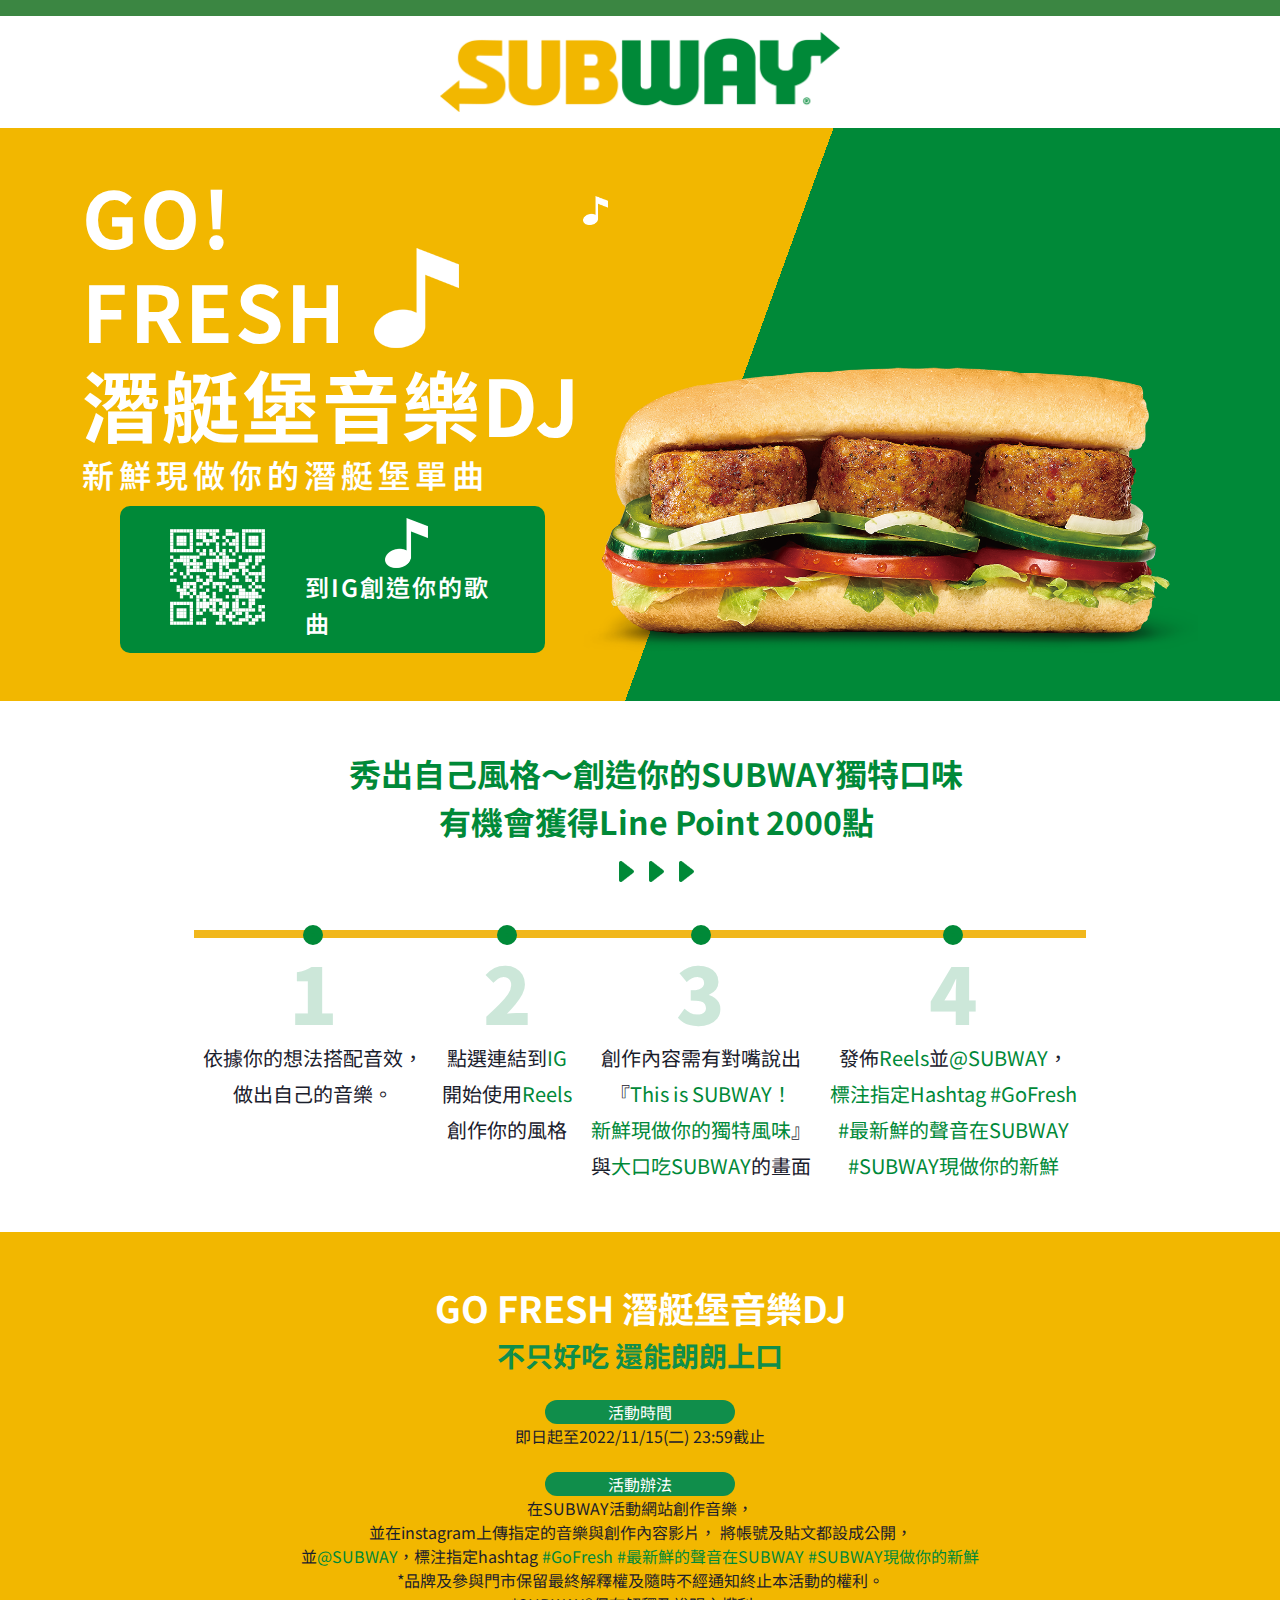
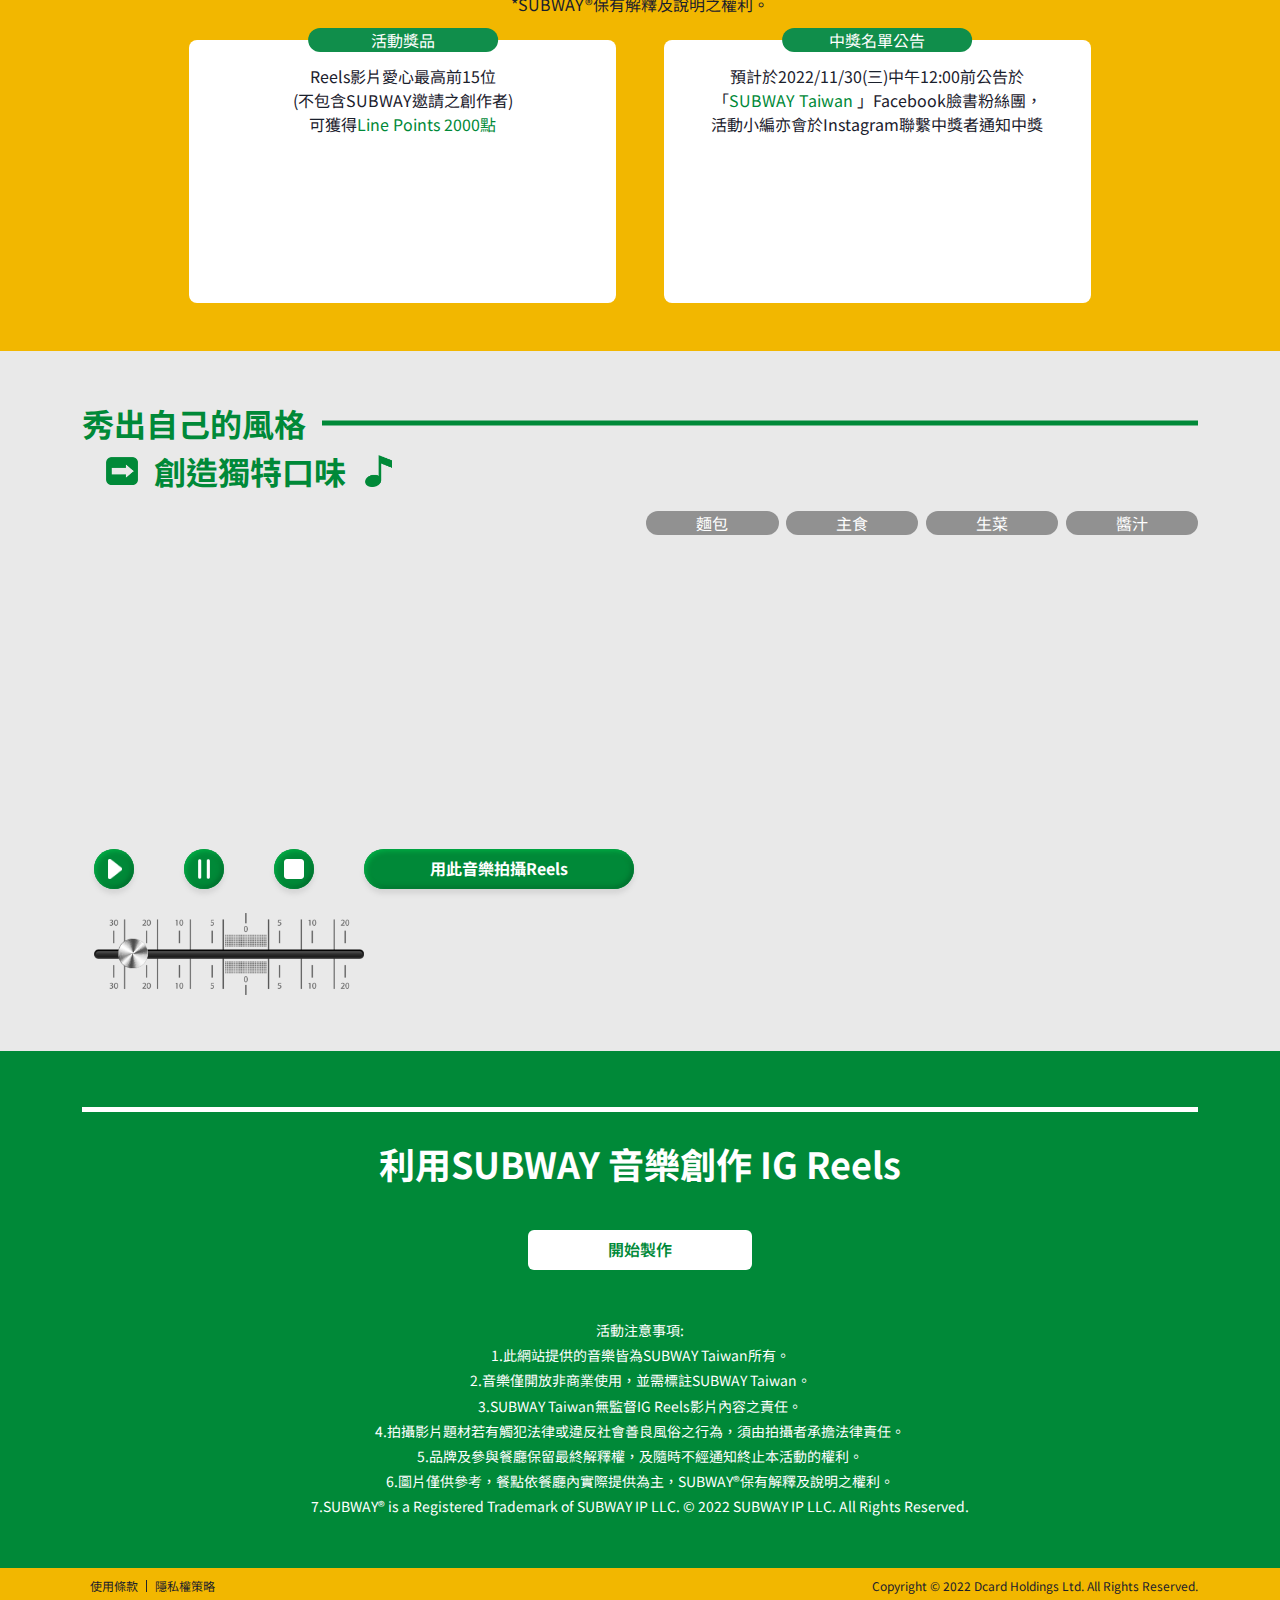
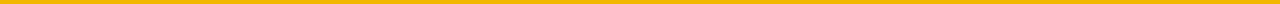
<file: index.html>
<!DOCTYPE html><html><head><meta charSet="utf-8"/><meta name="viewport" content="width=device-width"/><title>SUBWAY</title><meta name="description" content="SUBWAY"/><link rel="icon" href="img/favicon/Subway-favicon.png"/><meta name="next-head-count" content="5"/><link rel="preload" href="./_next/static/css/512c9f17981761d1.css" as="style"/><link rel="stylesheet" href="./_next/static/css/512c9f17981761d1.css" data-n-g=""/><noscript data-n-css=""></noscript><script defer="" nomodule="" src="./_next/static/chunks/polyfills-c67a75d1b6f99dc8.js"></script><script src="./_next/static/chunks/webpack-5dd829d20d57016a.js" defer=""></script><script src="./_next/static/chunks/framework-4556c45dd113b893.js" defer=""></script><script src="./_next/static/chunks/main-2815d9f526b40ac8.js" defer=""></script><script src="./_next/static/chunks/pages/_app-aaafcfba6b554943.js" defer=""></script><script src="./_next/static/chunks/616-4499d26c41da79cc.js" defer=""></script><script src="./_next/static/chunks/pages/index-17a0f2bc57983da1.js" defer=""></script><script src="./_next/static/WeLbYUwBO8DRg2WDuCaBw/_buildManifest.js" defer=""></script><script src="./_next/static/WeLbYUwBO8DRg2WDuCaBw/_ssgManifest.js" defer=""></script></head><body><div id="__next"><style data-emotion="css-global ysex0g">:host,:root,[data-theme]{--chakra-ring-inset:var(--chakra-empty,/*!*/ /*!*/);--chakra-ring-offset-width:0px;--chakra-ring-offset-color:#fff;--chakra-ring-color:rgba(66, 153, 225, 0.6);--chakra-ring-offset-shadow:0 0 #0000;--chakra-ring-shadow:0 0 #0000;--chakra-space-x-reverse:0;--chakra-space-y-reverse:0;--chakra-colors-transparent:transparent;--chakra-colors-current:currentColor;--chakra-colors-black:#000000;--chakra-colors-white:#FFFFFF;--chakra-colors-whiteAlpha-50:rgba(255, 255, 255, 0.04);--chakra-colors-whiteAlpha-100:rgba(255, 255, 255, 0.06);--chakra-colors-whiteAlpha-200:rgba(255, 255, 255, 0.08);--chakra-colors-whiteAlpha-300:rgba(255, 255, 255, 0.16);--chakra-colors-whiteAlpha-400:rgba(255, 255, 255, 0.24);--chakra-colors-whiteAlpha-500:rgba(255, 255, 255, 0.36);--chakra-colors-whiteAlpha-600:rgba(255, 255, 255, 0.48);--chakra-colors-whiteAlpha-700:rgba(255, 255, 255, 0.64);--chakra-colors-whiteAlpha-800:rgba(255, 255, 255, 0.80);--chakra-colors-whiteAlpha-900:rgba(255, 255, 255, 0.92);--chakra-colors-blackAlpha-50:rgba(0, 0, 0, 0.04);--chakra-colors-blackAlpha-100:rgba(0, 0, 0, 0.06);--chakra-colors-blackAlpha-200:rgba(0, 0, 0, 0.08);--chakra-colors-blackAlpha-300:rgba(0, 0, 0, 0.16);--chakra-colors-blackAlpha-400:rgba(0, 0, 0, 0.24);--chakra-colors-blackAlpha-500:rgba(0, 0, 0, 0.36);--chakra-colors-blackAlpha-600:rgba(0, 0, 0, 0.48);--chakra-colors-blackAlpha-700:rgba(0, 0, 0, 0.64);--chakra-colors-blackAlpha-800:rgba(0, 0, 0, 0.80);--chakra-colors-blackAlpha-900:rgba(0, 0, 0, 0.92);--chakra-colors-gray-50:#F7FAFC;--chakra-colors-gray-100:#EDF2F7;--chakra-colors-gray-200:#E2E8F0;--chakra-colors-gray-300:#CBD5E0;--chakra-colors-gray-400:#A0AEC0;--chakra-colors-gray-500:#718096;--chakra-colors-gray-600:#4A5568;--chakra-colors-gray-700:#2D3748;--chakra-colors-gray-800:#1A202C;--chakra-colors-gray-900:#171923;--chakra-colors-red-50:#FFF5F5;--chakra-colors-red-100:#FED7D7;--chakra-colors-red-200:#FEB2B2;--chakra-colors-red-300:#FC8181;--chakra-colors-red-400:#F56565;--chakra-colors-red-500:#E53E3E;--chakra-colors-red-600:#C53030;--chakra-colors-red-700:#9B2C2C;--chakra-colors-red-800:#822727;--chakra-colors-red-900:#63171B;--chakra-colors-orange-50:#FFFAF0;--chakra-colors-orange-100:#FEEBC8;--chakra-colors-orange-200:#FBD38D;--chakra-colors-orange-300:#F6AD55;--chakra-colors-orange-400:#ED8936;--chakra-colors-orange-500:#DD6B20;--chakra-colors-orange-600:#C05621;--chakra-colors-orange-700:#9C4221;--chakra-colors-orange-800:#7B341E;--chakra-colors-orange-900:#652B19;--chakra-colors-yellow-50:#FFFFF0;--chakra-colors-yellow-100:#FEFCBF;--chakra-colors-yellow-200:#FAF089;--chakra-colors-yellow-300:#F6E05E;--chakra-colors-yellow-400:#ECC94B;--chakra-colors-yellow-500:#D69E2E;--chakra-colors-yellow-600:#B7791F;--chakra-colors-yellow-700:#975A16;--chakra-colors-yellow-800:#744210;--chakra-colors-yellow-900:#5F370E;--chakra-colors-green-50:#F0FFF4;--chakra-colors-green-100:#C6F6D5;--chakra-colors-green-200:#9AE6B4;--chakra-colors-green-300:#68D391;--chakra-colors-green-400:#48BB78;--chakra-colors-green-500:#38A169;--chakra-colors-green-600:#2F855A;--chakra-colors-green-700:#276749;--chakra-colors-green-800:#22543D;--chakra-colors-green-900:#1C4532;--chakra-colors-teal-50:#E6FFFA;--chakra-colors-teal-100:#B2F5EA;--chakra-colors-teal-200:#81E6D9;--chakra-colors-teal-300:#4FD1C5;--chakra-colors-teal-400:#38B2AC;--chakra-colors-teal-500:#319795;--chakra-colors-teal-600:#2C7A7B;--chakra-colors-teal-700:#285E61;--chakra-colors-teal-800:#234E52;--chakra-colors-teal-900:#1D4044;--chakra-colors-blue-50:#ebf8ff;--chakra-colors-blue-100:#bee3f8;--chakra-colors-blue-200:#90cdf4;--chakra-colors-blue-300:#63b3ed;--chakra-colors-blue-400:#4299e1;--chakra-colors-blue-500:#3182ce;--chakra-colors-blue-600:#2b6cb0;--chakra-colors-blue-700:#2c5282;--chakra-colors-blue-800:#2a4365;--chakra-colors-blue-900:#1A365D;--chakra-colors-cyan-50:#EDFDFD;--chakra-colors-cyan-100:#C4F1F9;--chakra-colors-cyan-200:#9DECF9;--chakra-colors-cyan-300:#76E4F7;--chakra-colors-cyan-400:#0BC5EA;--chakra-colors-cyan-500:#00B5D8;--chakra-colors-cyan-600:#00A3C4;--chakra-colors-cyan-700:#0987A0;--chakra-colors-cyan-800:#086F83;--chakra-colors-cyan-900:#065666;--chakra-colors-purple-50:#FAF5FF;--chakra-colors-purple-100:#E9D8FD;--chakra-colors-purple-200:#D6BCFA;--chakra-colors-purple-300:#B794F4;--chakra-colors-purple-400:#9F7AEA;--chakra-colors-purple-500:#805AD5;--chakra-colors-purple-600:#6B46C1;--chakra-colors-purple-700:#553C9A;--chakra-colors-purple-800:#44337A;--chakra-colors-purple-900:#322659;--chakra-colors-pink-50:#FFF5F7;--chakra-colors-pink-100:#FED7E2;--chakra-colors-pink-200:#FBB6CE;--chakra-colors-pink-300:#F687B3;--chakra-colors-pink-400:#ED64A6;--chakra-colors-pink-500:#D53F8C;--chakra-colors-pink-600:#B83280;--chakra-colors-pink-700:#97266D;--chakra-colors-pink-800:#702459;--chakra-colors-pink-900:#521B41;--chakra-colors-linkedin-50:#E8F4F9;--chakra-colors-linkedin-100:#CFEDFB;--chakra-colors-linkedin-200:#9BDAF3;--chakra-colors-linkedin-300:#68C7EC;--chakra-colors-linkedin-400:#34B3E4;--chakra-colors-linkedin-500:#00A0DC;--chakra-colors-linkedin-600:#008CC9;--chakra-colors-linkedin-700:#0077B5;--chakra-colors-linkedin-800:#005E93;--chakra-colors-linkedin-900:#004471;--chakra-colors-facebook-50:#E8F4F9;--chakra-colors-facebook-100:#D9DEE9;--chakra-colors-facebook-200:#B7C2DA;--chakra-colors-facebook-300:#6482C0;--chakra-colors-facebook-400:#4267B2;--chakra-colors-facebook-500:#385898;--chakra-colors-facebook-600:#314E89;--chakra-colors-facebook-700:#29487D;--chakra-colors-facebook-800:#223B67;--chakra-colors-facebook-900:#1E355B;--chakra-colors-messenger-50:#D0E6FF;--chakra-colors-messenger-100:#B9DAFF;--chakra-colors-messenger-200:#A2CDFF;--chakra-colors-messenger-300:#7AB8FF;--chakra-colors-messenger-400:#2E90FF;--chakra-colors-messenger-500:#0078FF;--chakra-colors-messenger-600:#0063D1;--chakra-colors-messenger-700:#0052AC;--chakra-colors-messenger-800:#003C7E;--chakra-colors-messenger-900:#002C5C;--chakra-colors-whatsapp-50:#dffeec;--chakra-colors-whatsapp-100:#b9f5d0;--chakra-colors-whatsapp-200:#90edb3;--chakra-colors-whatsapp-300:#65e495;--chakra-colors-whatsapp-400:#3cdd78;--chakra-colors-whatsapp-500:#22c35e;--chakra-colors-whatsapp-600:#179848;--chakra-colors-whatsapp-700:#0c6c33;--chakra-colors-whatsapp-800:#01421c;--chakra-colors-whatsapp-900:#001803;--chakra-colors-twitter-50:#E5F4FD;--chakra-colors-twitter-100:#C8E9FB;--chakra-colors-twitter-200:#A8DCFA;--chakra-colors-twitter-300:#83CDF7;--chakra-colors-twitter-400:#57BBF5;--chakra-colors-twitter-500:#1DA1F2;--chakra-colors-twitter-600:#1A94DA;--chakra-colors-twitter-700:#1681BF;--chakra-colors-twitter-800:#136B9E;--chakra-colors-twitter-900:#0D4D71;--chakra-colors-telegram-50:#E3F2F9;--chakra-colors-telegram-100:#C5E4F3;--chakra-colors-telegram-200:#A2D4EC;--chakra-colors-telegram-300:#7AC1E4;--chakra-colors-telegram-400:#47A9DA;--chakra-colors-telegram-500:#0088CC;--chakra-colors-telegram-600:#007AB8;--chakra-colors-telegram-700:#006BA1;--chakra-colors-telegram-800:#005885;--chakra-colors-telegram-900:#003F5E;--chakra-borders-none:0;--chakra-borders-1px:1px solid;--chakra-borders-2px:2px solid;--chakra-borders-4px:4px solid;--chakra-borders-8px:8px solid;--chakra-fonts-heading:-apple-system,BlinkMacSystemFont,"Segoe UI",Helvetica,Arial,sans-serif,"Apple Color Emoji","Segoe UI Emoji","Segoe UI Symbol";--chakra-fonts-body:-apple-system,BlinkMacSystemFont,"Segoe UI",Helvetica,Arial,sans-serif,"Apple Color Emoji","Segoe UI Emoji","Segoe UI Symbol";--chakra-fonts-mono:SFMono-Regular,Menlo,Monaco,Consolas,"Liberation Mono","Courier New",monospace;--chakra-fontSizes-xs:0.75rem;--chakra-fontSizes-sm:0.875rem;--chakra-fontSizes-md:1rem;--chakra-fontSizes-lg:1.125rem;--chakra-fontSizes-xl:1.25rem;--chakra-fontSizes-2xl:1.5rem;--chakra-fontSizes-3xl:1.875rem;--chakra-fontSizes-4xl:2.25rem;--chakra-fontSizes-5xl:3rem;--chakra-fontSizes-6xl:3.75rem;--chakra-fontSizes-7xl:4.5rem;--chakra-fontSizes-8xl:6rem;--chakra-fontSizes-9xl:8rem;--chakra-fontWeights-hairline:100;--chakra-fontWeights-thin:200;--chakra-fontWeights-light:300;--chakra-fontWeights-normal:400;--chakra-fontWeights-medium:500;--chakra-fontWeights-semibold:600;--chakra-fontWeights-bold:700;--chakra-fontWeights-extrabold:800;--chakra-fontWeights-black:900;--chakra-letterSpacings-tighter:-0.05em;--chakra-letterSpacings-tight:-0.025em;--chakra-letterSpacings-normal:0;--chakra-letterSpacings-wide:0.025em;--chakra-letterSpacings-wider:0.05em;--chakra-letterSpacings-widest:0.1em;--chakra-lineHeights-3:.75rem;--chakra-lineHeights-4:1rem;--chakra-lineHeights-5:1.25rem;--chakra-lineHeights-6:1.5rem;--chakra-lineHeights-7:1.75rem;--chakra-lineHeights-8:2rem;--chakra-lineHeights-9:2.25rem;--chakra-lineHeights-10:2.5rem;--chakra-lineHeights-normal:normal;--chakra-lineHeights-none:1;--chakra-lineHeights-shorter:1.25;--chakra-lineHeights-short:1.375;--chakra-lineHeights-base:1.5;--chakra-lineHeights-tall:1.625;--chakra-lineHeights-taller:2;--chakra-radii-none:0;--chakra-radii-sm:0.125rem;--chakra-radii-base:0.25rem;--chakra-radii-md:0.375rem;--chakra-radii-lg:0.5rem;--chakra-radii-xl:0.75rem;--chakra-radii-2xl:1rem;--chakra-radii-3xl:1.5rem;--chakra-radii-full:9999px;--chakra-space-1:0.25rem;--chakra-space-2:0.5rem;--chakra-space-3:0.75rem;--chakra-space-4:1rem;--chakra-space-5:1.25rem;--chakra-space-6:1.5rem;--chakra-space-7:1.75rem;--chakra-space-8:2rem;--chakra-space-9:2.25rem;--chakra-space-10:2.5rem;--chakra-space-12:3rem;--chakra-space-14:3.5rem;--chakra-space-16:4rem;--chakra-space-20:5rem;--chakra-space-24:6rem;--chakra-space-28:7rem;--chakra-space-32:8rem;--chakra-space-36:9rem;--chakra-space-40:10rem;--chakra-space-44:11rem;--chakra-space-48:12rem;--chakra-space-52:13rem;--chakra-space-56:14rem;--chakra-space-60:15rem;--chakra-space-64:16rem;--chakra-space-72:18rem;--chakra-space-80:20rem;--chakra-space-96:24rem;--chakra-space-px:1px;--chakra-space-0-5:0.125rem;--chakra-space-1-5:0.375rem;--chakra-space-2-5:0.625rem;--chakra-space-3-5:0.875rem;--chakra-shadows-xs:0 0 0 1px rgba(0, 0, 0, 0.05);--chakra-shadows-sm:0 1px 2px 0 rgba(0, 0, 0, 0.05);--chakra-shadows-base:0 1px 3px 0 rgba(0, 0, 0, 0.1),0 1px 2px 0 rgba(0, 0, 0, 0.06);--chakra-shadows-md:0 4px 6px -1px rgba(0, 0, 0, 0.1),0 2px 4px -1px rgba(0, 0, 0, 0.06);--chakra-shadows-lg:0 10px 15px -3px rgba(0, 0, 0, 0.1),0 4px 6px -2px rgba(0, 0, 0, 0.05);--chakra-shadows-xl:0 20px 25px -5px rgba(0, 0, 0, 0.1),0 10px 10px -5px rgba(0, 0, 0, 0.04);--chakra-shadows-2xl:0 25px 50px -12px rgba(0, 0, 0, 0.25);--chakra-shadows-outline:0 0 0 3px rgba(66, 153, 225, 0.6);--chakra-shadows-inner:inset 0 2px 4px 0 rgba(0,0,0,0.06);--chakra-shadows-none:none;--chakra-shadows-dark-lg:rgba(0, 0, 0, 0.1) 0px 0px 0px 1px,rgba(0, 0, 0, 0.2) 0px 5px 10px,rgba(0, 0, 0, 0.4) 0px 15px 40px;--chakra-sizes-1:0.25rem;--chakra-sizes-2:0.5rem;--chakra-sizes-3:0.75rem;--chakra-sizes-4:1rem;--chakra-sizes-5:1.25rem;--chakra-sizes-6:1.5rem;--chakra-sizes-7:1.75rem;--chakra-sizes-8:2rem;--chakra-sizes-9:2.25rem;--chakra-sizes-10:2.5rem;--chakra-sizes-12:3rem;--chakra-sizes-14:3.5rem;--chakra-sizes-16:4rem;--chakra-sizes-20:5rem;--chakra-sizes-24:6rem;--chakra-sizes-28:7rem;--chakra-sizes-32:8rem;--chakra-sizes-36:9rem;--chakra-sizes-40:10rem;--chakra-sizes-44:11rem;--chakra-sizes-48:12rem;--chakra-sizes-52:13rem;--chakra-sizes-56:14rem;--chakra-sizes-60:15rem;--chakra-sizes-64:16rem;--chakra-sizes-72:18rem;--chakra-sizes-80:20rem;--chakra-sizes-96:24rem;--chakra-sizes-px:1px;--chakra-sizes-0-5:0.125rem;--chakra-sizes-1-5:0.375rem;--chakra-sizes-2-5:0.625rem;--chakra-sizes-3-5:0.875rem;--chakra-sizes-max:max-content;--chakra-sizes-min:min-content;--chakra-sizes-full:100%;--chakra-sizes-3xs:14rem;--chakra-sizes-2xs:16rem;--chakra-sizes-xs:20rem;--chakra-sizes-sm:24rem;--chakra-sizes-md:28rem;--chakra-sizes-lg:32rem;--chakra-sizes-xl:36rem;--chakra-sizes-2xl:42rem;--chakra-sizes-3xl:48rem;--chakra-sizes-4xl:56rem;--chakra-sizes-5xl:64rem;--chakra-sizes-6xl:72rem;--chakra-sizes-7xl:80rem;--chakra-sizes-8xl:90rem;--chakra-sizes-container-sm:640px;--chakra-sizes-container-md:768px;--chakra-sizes-container-lg:1024px;--chakra-sizes-container-xl:1280px;--chakra-zIndices-hide:-1;--chakra-zIndices-auto:auto;--chakra-zIndices-base:0;--chakra-zIndices-docked:10;--chakra-zIndices-dropdown:1000;--chakra-zIndices-sticky:1100;--chakra-zIndices-banner:1200;--chakra-zIndices-overlay:1300;--chakra-zIndices-modal:1400;--chakra-zIndices-popover:1500;--chakra-zIndices-skipLink:1600;--chakra-zIndices-toast:1700;--chakra-zIndices-tooltip:1800;--chakra-transition-property-common:background-color,border-color,color,fill,stroke,opacity,box-shadow,transform;--chakra-transition-property-colors:background-color,border-color,color,fill,stroke;--chakra-transition-property-dimensions:width,height;--chakra-transition-property-position:left,right,top,bottom;--chakra-transition-property-background:background-color,background-image,background-position;--chakra-transition-easing-ease-in:cubic-bezier(0.4, 0, 1, 1);--chakra-transition-easing-ease-out:cubic-bezier(0, 0, 0.2, 1);--chakra-transition-easing-ease-in-out:cubic-bezier(0.4, 0, 0.2, 1);--chakra-transition-duration-ultra-fast:50ms;--chakra-transition-duration-faster:100ms;--chakra-transition-duration-fast:150ms;--chakra-transition-duration-normal:200ms;--chakra-transition-duration-slow:300ms;--chakra-transition-duration-slower:400ms;--chakra-transition-duration-ultra-slow:500ms;--chakra-blur-none:0;--chakra-blur-sm:4px;--chakra-blur-base:8px;--chakra-blur-md:12px;--chakra-blur-lg:16px;--chakra-blur-xl:24px;--chakra-blur-2xl:40px;--chakra-blur-3xl:64px;}.chakra-ui-light :host:not([data-theme]),.chakra-ui-light :root:not([data-theme]),.chakra-ui-light [data-theme]:not([data-theme]),[data-theme=light] :host:not([data-theme]),[data-theme=light] :root:not([data-theme]),[data-theme=light] [data-theme]:not([data-theme]),:host[data-theme=light],:root[data-theme=light],[data-theme][data-theme=light]{--chakra-colors-chakra-body-text:var(--chakra-colors-gray-800);--chakra-colors-chakra-body-bg:var(--chakra-colors-white);--chakra-colors-chakra-border-color:var(--chakra-colors-gray-200);--chakra-colors-chakra-placeholder-color:var(--chakra-colors-gray-500);}.chakra-ui-dark :host:not([data-theme]),.chakra-ui-dark :root:not([data-theme]),.chakra-ui-dark [data-theme]:not([data-theme]),[data-theme=dark] :host:not([data-theme]),[data-theme=dark] :root:not([data-theme]),[data-theme=dark] [data-theme]:not([data-theme]),:host[data-theme=dark],:root[data-theme=dark],[data-theme][data-theme=dark]{--chakra-colors-chakra-body-text:var(--chakra-colors-whiteAlpha-900);--chakra-colors-chakra-body-bg:var(--chakra-colors-gray-800);--chakra-colors-chakra-border-color:var(--chakra-colors-whiteAlpha-300);--chakra-colors-chakra-placeholder-color:var(--chakra-colors-whiteAlpha-400);}</style><style data-emotion="css-global 1orvvh0">html{line-height:1.5;-webkit-text-size-adjust:100%;font-family:system-ui,sans-serif;-webkit-font-smoothing:antialiased;text-rendering:optimizeLegibility;-moz-osx-font-smoothing:grayscale;touch-action:manipulation;}body{position:relative;min-height:100%;font-feature-settings:'kern';}*,*::before,*::after{border-width:0;border-style:solid;box-sizing:border-box;}main{display:block;}hr{border-top-width:1px;box-sizing:content-box;height:0;overflow:visible;}pre,code,kbd,samp{font-family:SFMono-Regular,Menlo,Monaco,Consolas,monospace;font-size:1em;}a{background-color:transparent;color:inherit;-webkit-text-decoration:inherit;text-decoration:inherit;}abbr[title]{border-bottom:none;-webkit-text-decoration:underline;text-decoration:underline;-webkit-text-decoration:underline dotted;-webkit-text-decoration:underline dotted;text-decoration:underline dotted;}b,strong{font-weight:bold;}small{font-size:80%;}sub,sup{font-size:75%;line-height:0;position:relative;vertical-align:baseline;}sub{bottom:-0.25em;}sup{top:-0.5em;}img{border-style:none;}button,input,optgroup,select,textarea{font-family:inherit;font-size:100%;line-height:1.15;margin:0;}button,input{overflow:visible;}button,select{text-transform:none;}button::-moz-focus-inner,[type="button"]::-moz-focus-inner,[type="reset"]::-moz-focus-inner,[type="submit"]::-moz-focus-inner{border-style:none;padding:0;}fieldset{padding:0.35em 0.75em 0.625em;}legend{box-sizing:border-box;color:inherit;display:table;max-width:100%;padding:0;white-space:normal;}progress{vertical-align:baseline;}textarea{overflow:auto;}[type="checkbox"],[type="radio"]{box-sizing:border-box;padding:0;}[type="number"]::-webkit-inner-spin-button,[type="number"]::-webkit-outer-spin-button{-webkit-appearance:none!important;}input[type="number"]{-moz-appearance:textfield;}[type="search"]{-webkit-appearance:textfield;outline-offset:-2px;}[type="search"]::-webkit-search-decoration{-webkit-appearance:none!important;}::-webkit-file-upload-button{-webkit-appearance:button;font:inherit;}details{display:block;}summary{display:-webkit-box;display:-webkit-list-item;display:-ms-list-itembox;display:list-item;}template{display:none;}[hidden]{display:none!important;}body,blockquote,dl,dd,h1,h2,h3,h4,h5,h6,hr,figure,p,pre{margin:0;}button{background:transparent;padding:0;}fieldset{margin:0;padding:0;}ol,ul{margin:0;padding:0;}textarea{resize:vertical;}button,[role="button"]{cursor:pointer;}button::-moz-focus-inner{border:0!important;}table{border-collapse:collapse;}h1,h2,h3,h4,h5,h6{font-size:inherit;font-weight:inherit;}button,input,optgroup,select,textarea{padding:0;line-height:inherit;color:inherit;}img,svg,video,canvas,audio,iframe,embed,object{display:block;}img,video{max-width:100%;height:auto;}[data-js-focus-visible] :focus:not([data-focus-visible-added]):not([data-focus-visible-disabled]){outline:none;box-shadow:none;}select::-ms-expand{display:none;}</style><style data-emotion="css-global 1wxmm51">body{font-family:var(--chakra-fonts-body);color:var(--chakra-colors-chakra-body-text);background:var(--chakra-colors-chakra-body-bg);transition-property:background-color;transition-duration:var(--chakra-transition-duration-normal);line-height:var(--chakra-lineHeights-base);}*::-webkit-input-placeholder{color:var(--chakra-colors-chakra-placeholder-color);}*::-moz-placeholder{color:var(--chakra-colors-chakra-placeholder-color);}*:-ms-input-placeholder{color:var(--chakra-colors-chakra-placeholder-color);}*::placeholder{color:var(--chakra-colors-chakra-placeholder-color);}*,*::before,::after{border-color:var(--chakra-colors-chakra-border-color);word-wrap:break-word;}</style><div class="overflow-hidden"><div class="topLogo"><div class="topDeco py-2"></div><div class="bg-white"><div class="container-xl d-flex justify-content-center align-items-center py-3"><span style="box-sizing:border-box;display:inline-block;overflow:hidden;width:initial;height:initial;background:none;opacity:1;border:0;margin:0;padding:0;position:relative;max-width:100%"><span style="box-sizing:border-box;display:block;width:initial;height:initial;background:none;opacity:1;border:0;margin:0;padding:0;max-width:100%"><img style="display:block;max-width:100%;width:initial;height:initial;background:none;opacity:1;border:0;margin:0;padding:0" alt="" aria-hidden="true" src="data:image/svg+xml,%3csvg%20xmlns=%27http://www.w3.org/2000/svg%27%20version=%271.1%27%20width=%27400%27%20height=%2780%27/%3e"/></span><img alt="Subway" draggable="false" src="[data-uri]" decoding="async" data-nimg="intrinsic" style="position:absolute;top:0;left:0;bottom:0;right:0;box-sizing:border-box;padding:0;border:none;margin:auto;display:block;width:0;height:0;min-width:100%;max-width:100%;min-height:100%;max-height:100%"/><noscript><img alt="Subway" draggable="false" src="./_next/static/media/logo.6863c36a.png" decoding="async" data-nimg="intrinsic" style="position:absolute;top:0;left:0;bottom:0;right:0;box-sizing:border-box;padding:0;border:none;margin:auto;display:block;width:0;height:0;min-width:100%;max-width:100%;min-height:100%;max-height:100%" loading="lazy"/></noscript></span></div></div></div><div class="goFresh "><div class="container-xl container-subway d-flex py-5"><div class="textPart d-flex flex-column d-md-block"><p class="go textLarge text-white mb-3">GO!</p><p class="fresh textLarge text-white mb-3">FRESH</p><div class="burgerPart d-flex d-xl-none align-items-center justify-content-end mb-3"><div class="md-burgerImg"><span style="box-sizing:border-box;display:inline-block;overflow:hidden;width:initial;height:initial;background:none;opacity:1;border:0;margin:0;padding:0;position:relative;max-width:100%"><span style="box-sizing:border-box;display:block;width:initial;height:initial;background:none;opacity:1;border:0;margin:0;padding:0;max-width:100%"><img style="display:block;max-width:100%;width:initial;height:initial;background:none;opacity:1;border:0;margin:0;padding:0" alt="" aria-hidden="true" src="data:image/svg+xml,%3csvg%20xmlns=%27http://www.w3.org/2000/svg%27%20version=%271.1%27%20width=%271181%27%20height=%27548%27/%3e"/></span><img draggable="false" src="[data-uri]" decoding="async" data-nimg="intrinsic" style="position:absolute;top:0;left:0;bottom:0;right:0;box-sizing:border-box;padding:0;border:none;margin:auto;display:block;width:0;height:0;min-width:100%;max-width:100%;min-height:100%;max-height:100%"/><noscript><img draggable="false" src="./_next/static/media/burger.a615f31c.png" decoding="async" data-nimg="intrinsic" style="position:absolute;top:0;left:0;bottom:0;right:0;box-sizing:border-box;padding:0;border:none;margin:auto;display:block;width:0;height:0;min-width:100%;max-width:100%;min-height:100%;max-height:100%" loading="lazy"/></noscript></span></div></div><p class="textLarge text-white text-end text-xl-start mb-2">潛艇堡音樂DJ</p><p class="textMiddle text-white text-end text-xl-start mb-2">新鮮現做你的潛艇堡單曲</p><div class="d-none d-xl-flex justify-content-xl-center"><div class="qrCodePart d-none d-xl-flex justify-content-xl-evenly" style="width:85%"><div style="width:30%"><span style="box-sizing:border-box;display:inline-block;overflow:hidden;width:initial;height:initial;background:none;opacity:1;border:0;margin:0;padding:0;position:relative;max-width:100%"><span style="box-sizing:border-box;display:block;width:initial;height:initial;background:none;opacity:1;border:0;margin:0;padding:0;max-width:100%"><img style="display:block;max-width:100%;width:initial;height:initial;background:none;opacity:1;border:0;margin:0;padding:0" alt="" aria-hidden="true" src="data:image/svg+xml,%3csvg%20xmlns=%27http://www.w3.org/2000/svg%27%20version=%271.1%27%20width=%27370%27%20height=%27370%27/%3e"/></span><img draggable="false" src="[data-uri]" decoding="async" data-nimg="intrinsic" style="position:absolute;top:0;left:0;bottom:0;right:0;box-sizing:border-box;padding:0;border:none;margin:auto;display:block;width:0;height:0;min-width:100%;max-width:100%;min-height:100%;max-height:100%"/><noscript><img draggable="false" src="./_next/static/media/QR.e89aa7d7.svg" decoding="async" data-nimg="intrinsic" style="position:absolute;top:0;left:0;bottom:0;right:0;box-sizing:border-box;padding:0;border:none;margin:auto;display:block;width:0;height:0;min-width:100%;max-width:100%;min-height:100%;max-height:100%" loading="lazy"/></noscript></span></div><div class="d-flex flex-column align-items-center justify-content-evenly" style="width:50%"><span style="box-sizing:border-box;display:inline-block;overflow:hidden;width:42.5px;height:50px;background:none;opacity:1;border:0;margin:0;padding:0;position:relative"><img draggable="false" src="[data-uri]" decoding="async" data-nimg="fixed" style="position:absolute;top:0;left:0;bottom:0;right:0;box-sizing:border-box;padding:0;border:none;margin:auto;display:block;width:0;height:0;min-width:100%;max-width:100%;min-height:100%;max-height:100%"/><noscript><img draggable="false" src="./_next/static/media/note.93bca944.png" decoding="async" data-nimg="fixed" style="position:absolute;top:0;left:0;bottom:0;right:0;box-sizing:border-box;padding:0;border:none;margin:auto;display:block;width:0;height:0;min-width:100%;max-width:100%;min-height:100%;max-height:100%" loading="lazy"/></noscript></span><p class="textSmall text-white">到IG創造你的歌曲</p></div></div></div></div><div class="burgerPart d-none d-xl-flex flex-column align-items-center justify-content-end"><span style="box-sizing:border-box;display:inline-block;overflow:hidden;width:initial;height:initial;background:none;opacity:1;border:0;margin:0;padding:0;position:relative;max-width:100%"><span style="box-sizing:border-box;display:block;width:initial;height:initial;background:none;opacity:1;border:0;margin:0;padding:0;max-width:100%"><img style="display:block;max-width:100%;width:initial;height:initial;background:none;opacity:1;border:0;margin:0;padding:0" alt="" aria-hidden="true" src="data:image/svg+xml,%3csvg%20xmlns=%27http://www.w3.org/2000/svg%27%20version=%271.1%27%20width=%271181%27%20height=%27548%27/%3e"/></span><img draggable="false" src="[data-uri]" decoding="async" data-nimg="intrinsic" style="position:absolute;top:0;left:0;bottom:0;right:0;box-sizing:border-box;padding:0;border:none;margin:auto;display:block;width:0;height:0;min-width:100%;max-width:100%;min-height:100%;max-height:100%"/><noscript><img draggable="false" src="./_next/static/media/burger.a615f31c.png" decoding="async" data-nimg="intrinsic" style="position:absolute;top:0;left:0;bottom:0;right:0;box-sizing:border-box;padding:0;border:none;margin:auto;display:block;width:0;height:0;min-width:100%;max-width:100%;min-height:100%;max-height:100%" loading="lazy"/></noscript></span></div></div></div><div class="step container-xl container-subway bg-white"><div class="stepLine d-flex flex-column align-items-xl-center py-5"><div class="stepTitle textMiddle text-xl-center ps-5 me-3"><p>秀出自己風格～創造你的SUBWAY獨特口味 </p><p>有機會獲得Line Point 2000點</p></div><div class="triGroup d-flex justify-content-start justify-content-xl-center mt-3 ms-5 me-3"><span style="box-sizing:border-box;display:inline-block;overflow:hidden;width:initial;height:initial;background:none;opacity:1;border:0;margin:0;padding:0;position:relative;max-width:100%"><span style="box-sizing:border-box;display:block;width:initial;height:initial;background:none;opacity:1;border:0;margin:0;padding:0;max-width:100%"><img style="display:block;max-width:100%;width:initial;height:initial;background:none;opacity:1;border:0;margin:0;padding:0" alt="" aria-hidden="true" src="data:image/svg+xml,%3csvg%20xmlns=%27http://www.w3.org/2000/svg%27%20version=%271.1%27%20width=%2715%27%20height=%2721%27/%3e"/></span><img draggable="false" src="[data-uri]" decoding="async" data-nimg="intrinsic" style="position:absolute;top:0;left:0;bottom:0;right:0;box-sizing:border-box;padding:0;border:none;margin:auto;display:block;width:0;height:0;min-width:100%;max-width:100%;min-height:100%;max-height:100%"/><noscript><img draggable="false" src="./_next/static/media/triangle.d71ecf7c.png" decoding="async" data-nimg="intrinsic" style="position:absolute;top:0;left:0;bottom:0;right:0;box-sizing:border-box;padding:0;border:none;margin:auto;display:block;width:0;height:0;min-width:100%;max-width:100%;min-height:100%;max-height:100%" loading="lazy"/></noscript></span><span style="box-sizing:border-box;display:inline-block;overflow:hidden;width:initial;height:initial;background:none;opacity:1;border:0;margin:0;padding:0;position:relative;max-width:100%"><span style="box-sizing:border-box;display:block;width:initial;height:initial;background:none;opacity:1;border:0;margin:0;padding:0;max-width:100%"><img style="display:block;max-width:100%;width:initial;height:initial;background:none;opacity:1;border:0;margin:0;padding:0" alt="" aria-hidden="true" src="data:image/svg+xml,%3csvg%20xmlns=%27http://www.w3.org/2000/svg%27%20version=%271.1%27%20width=%2715%27%20height=%2721%27/%3e"/></span><img hidden="" draggable="false" src="[data-uri]" decoding="async" data-nimg="intrinsic" style="position:absolute;top:0;left:0;bottom:0;right:0;box-sizing:border-box;padding:0;border:none;margin:auto;display:block;width:0;height:0;min-width:100%;max-width:100%;min-height:100%;max-height:100%"/><noscript><img hidden="" draggable="false" src="./_next/static/media/triangle.d71ecf7c.png" decoding="async" data-nimg="intrinsic" style="position:absolute;top:0;left:0;bottom:0;right:0;box-sizing:border-box;padding:0;border:none;margin:auto;display:block;width:0;height:0;min-width:100%;max-width:100%;min-height:100%;max-height:100%" loading="lazy"/></noscript></span><span style="box-sizing:border-box;display:inline-block;overflow:hidden;width:initial;height:initial;background:none;opacity:1;border:0;margin:0;padding:0;position:relative;max-width:100%"><span style="box-sizing:border-box;display:block;width:initial;height:initial;background:none;opacity:1;border:0;margin:0;padding:0;max-width:100%"><img style="display:block;max-width:100%;width:initial;height:initial;background:none;opacity:1;border:0;margin:0;padding:0" alt="" aria-hidden="true" src="data:image/svg+xml,%3csvg%20xmlns=%27http://www.w3.org/2000/svg%27%20version=%271.1%27%20width=%2715%27%20height=%2721%27/%3e"/></span><img draggable="false" src="[data-uri]" decoding="async" data-nimg="intrinsic" style="position:absolute;top:0;left:0;bottom:0;right:0;box-sizing:border-box;padding:0;border:none;margin:auto;display:block;width:0;height:0;min-width:100%;max-width:100%;min-height:100%;max-height:100%"/><noscript><img draggable="false" src="./_next/static/media/triangle.d71ecf7c.png" decoding="async" data-nimg="intrinsic" style="position:absolute;top:0;left:0;bottom:0;right:0;box-sizing:border-box;padding:0;border:none;margin:auto;display:block;width:0;height:0;min-width:100%;max-width:100%;min-height:100%;max-height:100%" loading="lazy"/></noscript></span><span style="box-sizing:border-box;display:inline-block;overflow:hidden;width:initial;height:initial;background:none;opacity:1;border:0;margin:0;padding:0;position:relative;max-width:100%"><span style="box-sizing:border-box;display:block;width:initial;height:initial;background:none;opacity:1;border:0;margin:0;padding:0;max-width:100%"><img style="display:block;max-width:100%;width:initial;height:initial;background:none;opacity:1;border:0;margin:0;padding:0" alt="" aria-hidden="true" src="data:image/svg+xml,%3csvg%20xmlns=%27http://www.w3.org/2000/svg%27%20version=%271.1%27%20width=%2715%27%20height=%2721%27/%3e"/></span><img hidden="" draggable="false" src="[data-uri]" decoding="async" data-nimg="intrinsic" style="position:absolute;top:0;left:0;bottom:0;right:0;box-sizing:border-box;padding:0;border:none;margin:auto;display:block;width:0;height:0;min-width:100%;max-width:100%;min-height:100%;max-height:100%"/><noscript><img hidden="" draggable="false" src="./_next/static/media/triangle.d71ecf7c.png" decoding="async" data-nimg="intrinsic" style="position:absolute;top:0;left:0;bottom:0;right:0;box-sizing:border-box;padding:0;border:none;margin:auto;display:block;width:0;height:0;min-width:100%;max-width:100%;min-height:100%;max-height:100%" loading="lazy"/></noscript></span><span style="box-sizing:border-box;display:inline-block;overflow:hidden;width:initial;height:initial;background:none;opacity:1;border:0;margin:0;padding:0;position:relative;max-width:100%"><span style="box-sizing:border-box;display:block;width:initial;height:initial;background:none;opacity:1;border:0;margin:0;padding:0;max-width:100%"><img style="display:block;max-width:100%;width:initial;height:initial;background:none;opacity:1;border:0;margin:0;padding:0" alt="" aria-hidden="true" src="data:image/svg+xml,%3csvg%20xmlns=%27http://www.w3.org/2000/svg%27%20version=%271.1%27%20width=%2715%27%20height=%2721%27/%3e"/></span><img draggable="false" src="[data-uri]" decoding="async" data-nimg="intrinsic" style="position:absolute;top:0;left:0;bottom:0;right:0;box-sizing:border-box;padding:0;border:none;margin:auto;display:block;width:0;height:0;min-width:100%;max-width:100%;min-height:100%;max-height:100%"/><noscript><img draggable="false" src="./_next/static/media/triangle.d71ecf7c.png" decoding="async" data-nimg="intrinsic" style="position:absolute;top:0;left:0;bottom:0;right:0;box-sizing:border-box;padding:0;border:none;margin:auto;display:block;width:0;height:0;min-width:100%;max-width:100%;min-height:100%;max-height:100%" loading="lazy"/></noscript></span></div><ul class="step123 d-xl-flex justify-content-xl-around text-xl-center mt-5"><li class="d-flex d-xl-block align-items-center mb-4 mb-xl-0"><span class="number ms-5 me-4 mx-xl-3">1</span><div class="stepText d-flex align-items-xl-center"><p>依據你的想法搭配音效，<br/>做出自己的音樂。</p></div></li><li class="d-flex d-xl-block align-items-center mb-4 mb-xl-0"><span class="number ms-5 me-4 mx-xl-3">2</span><div class="stepText d-flex align-items-center"><p>點選連結到<span>IG</span><br class="d-none d-xl-block"/>開始使用<span>Reels</span><br/>創作你的風格</p></div></li><li class="d-flex d-xl-block align-items-center mb-4 mb-xl-0"><span class="number ms-5 me-4 mx-xl-3">3</span><div class="stepText d-flex align-items-center"><p>創作內容需有對嘴說出<br/>『<span>This is SUBWAY！<br class="d-none d-xl-block"/>新鮮現做你的<br class="d-block d-xl-none"/>獨特風味</span>』<br class="d-none d-xl-block"/>與<span>大口吃SUBWAY</span>的畫面</p></div></li><li class="d-flex d-xl-block align-items-center mb-4 mb-xl-0"><span class="number ms-5 me-4 mx-xl-3">4</span><div class="stepText d-flex align-items-center"><p>發佈<span>Reels</span>並<span>@SUBWAY</span>，<br/><span>標注指定Hashtag #GoFresh<br/>#最新鮮的聲音在SUBWAY<br/>#SUBWAY現做你的新鮮</span></p></div></li></ul></div></div><div class="description"><div class="container-xl container-subway py-5 d-flex flex-column align-items-center"><div class="descripTitle text-white">GO FRESH <br class="d-md-none"/>潛艇堡音樂DJ</div><div class="descripSubTitle">不只好吃 還能朗朗上口</div><div class="topPart eventTime d-flex flex-column align-items-center mt-4"><div class="tag rounded-pill text-center text-white">活動時間</div><p class="text-center">即日起至2022/11/15(二) 23:59截止</p></div><div class="topPart eventDescrip d-flex flex-column align-items-center mt-4"><div class="tag rounded-pill text-center text-white">活動辦法</div><p class="text-center">在SUBWAY活動網站創作音樂，<br/>並在instagram上傳指定的音樂與創作內容影片， 將帳號及貼文都設成公開，<br/>並<span>@SUBWAY</span>，標注指定hashtag<span> #GoFresh #最新鮮的聲音在SUBWAY #SUBWAY現做你的新鮮</span><br/>*品牌及參與門市保留最終解釋權及隨時不經通知終止本活動的權利。<br/>*SUBWAY®保有解釋及說明之權利。</p></div><div class="belowPart d-flex flex-column flex-xl-row align-items-center align-items-xl-stretch"><div class="eventAward position-relative d-flex flex-column align-items-center mt-4"><div class="innerBlock bg-white rounded-3 py-4"><div class="tag rounded-pill text-center text-white position-absolute top-0 start-50 translate-middle">活動獎品</div><p class="innerText text-center ">Reels影片愛心最高前15位<br/>(不包含SUBWAY邀請之創作者)<br/>可獲得<span>Line Points 2000點</span></p><div class="container-xl d-flex justify-content-center align-items-center py-3 w-50"><span style="box-sizing:border-box;display:inline-block;overflow:hidden;width:initial;height:initial;background:none;opacity:1;border:0;margin:0;padding:0;position:relative;max-width:100%"><span style="box-sizing:border-box;display:block;width:initial;height:initial;background:none;opacity:1;border:0;margin:0;padding:0;max-width:100%"><img style="display:block;max-width:100%;width:initial;height:initial;background:none;opacity:1;border:0;margin:0;padding:0" alt="" aria-hidden="true" src="data:image/svg+xml,%3csvg%20xmlns=%27http://www.w3.org/2000/svg%27%20version=%271.1%27%20width=%27250%27%20height=%27147%27/%3e"/></span><img alt="Subway" draggable="false" src="[data-uri]" decoding="async" data-nimg="intrinsic" style="position:absolute;top:0;left:0;bottom:0;right:0;box-sizing:border-box;padding:0;border:none;margin:auto;display:block;width:0;height:0;min-width:100%;max-width:100%;min-height:100%;max-height:100%"/><noscript><img alt="Subway" draggable="false" src="./_next/static/media/linePoint.7567a301.png" decoding="async" data-nimg="intrinsic" style="position:absolute;top:0;left:0;bottom:0;right:0;box-sizing:border-box;padding:0;border:none;margin:auto;display:block;width:0;height:0;min-width:100%;max-width:100%;min-height:100%;max-height:100%" loading="lazy"/></noscript></span></div></div></div><div class="winningNotice position-relative d-flex flex-column align-items-center mt-4"><div class="innerBlock bg-white rounded-3 py-4"><div class="tag rounded-pill text-center text-white position-absolute top-0 start-50 translate-middle">中獎名單公告</div><p class="innerText text-center">預計於2022/11/30(三)中午12:00前公告於<br/>「<span>SUBWAY Taiwan</span> 」Facebook臉書粉絲團，<br/>活動小編亦會於Instagram聯繫中獎者通知中獎</p><div class="container-xl d-flex justify-content-center align-items-center py-3 px-5"><span style="box-sizing:border-box;display:inline-block;overflow:hidden;width:initial;height:initial;background:none;opacity:1;border:0;margin:0;padding:0;position:relative;max-width:100%"><span style="box-sizing:border-box;display:block;width:initial;height:initial;background:none;opacity:1;border:0;margin:0;padding:0;max-width:100%"><img style="display:block;max-width:100%;width:initial;height:initial;background:none;opacity:1;border:0;margin:0;padding:0" alt="" aria-hidden="true" src="data:image/svg+xml,%3csvg%20xmlns=%27http://www.w3.org/2000/svg%27%20version=%271.1%27%20width=%27400%27%20height=%2780%27/%3e"/></span><img alt="Subway" draggable="false" src="[data-uri]" decoding="async" data-nimg="intrinsic" style="position:absolute;top:0;left:0;bottom:0;right:0;box-sizing:border-box;padding:0;border:none;margin:auto;display:block;width:0;height:0;min-width:100%;max-width:100%;min-height:100%;max-height:100%"/><noscript><img alt="Subway" draggable="false" src="./_next/static/media/logo.6863c36a.png" decoding="async" data-nimg="intrinsic" style="position:absolute;top:0;left:0;bottom:0;right:0;box-sizing:border-box;padding:0;border:none;margin:auto;display:block;width:0;height:0;min-width:100%;max-width:100%;min-height:100%;max-height:100%" loading="lazy"/></noscript></span></div></div></div></div></div></div><div class="play"><div class="container-xl container-subway py-5"><div class="playTitle" id="DJ"><div class="upper d-md-flex"><div><p class="firstText">秀出自己的風格</p></div><div class="lineDeco ms-3"></div></div><div class="lower"><p class="secondText ms-5 ps-4">創造獨特口味</p></div></div><div class="d-flex flex-wrap flex-xl-nowrap"><div class="leftPart d-flex flex-column container-fluid"><div class="disk-ham d-flex mb-4 mb-xl-0"><div class="range-vertical d-flex d-xl-none justify-content-center"><input class="rangeBtn" type="range" min="0" max="10" step="1" orient="vertical" value="1"/></div><div class="disk"><span style="box-sizing:border-box;display:inline-block;overflow:hidden;width:initial;height:initial;background:none;opacity:1;border:0;margin:0;padding:0;position:relative;max-width:100%"><span style="box-sizing:border-box;display:block;width:initial;height:initial;background:none;opacity:1;border:0;margin:0;padding:0;max-width:100%"><img style="display:block;max-width:100%;width:initial;height:initial;background:none;opacity:1;border:0;margin:0;padding:0" alt="" aria-hidden="true" src="data:image/svg+xml,%3csvg%20xmlns=%27http://www.w3.org/2000/svg%27%20version=%271.1%27%20width=%27315%27%20height=%27315%27/%3e"/></span><img draggable="false" src="[data-uri]" decoding="async" data-nimg="intrinsic" style="position:absolute;top:0;left:0;bottom:0;right:0;box-sizing:border-box;padding:0;border:none;margin:auto;display:block;width:0;height:0;min-width:100%;max-width:100%;min-height:100%;max-height:100%"/><noscript><img draggable="false" src="./_next/static/media/disk.0becd5a0.gif" decoding="async" data-nimg="intrinsic" style="position:absolute;top:0;left:0;bottom:0;right:0;box-sizing:border-box;padding:0;border:none;margin:auto;display:block;width:0;height:0;min-width:100%;max-width:100%;min-height:100%;max-height:100%" loading="lazy"/></noscript></span></div><div class="ham"><span style="box-sizing:border-box;display:inline-block;overflow:hidden;width:initial;height:initial;background:none;opacity:1;border:0;margin:0;padding:0;position:relative;max-width:100%"><span style="box-sizing:border-box;display:block;width:initial;height:initial;background:none;opacity:1;border:0;margin:0;padding:0;max-width:100%"><img style="display:block;max-width:100%;width:initial;height:initial;background:none;opacity:1;border:0;margin:0;padding:0" alt="" aria-hidden="true" src="data:image/svg+xml,%3csvg%20xmlns=%27http://www.w3.org/2000/svg%27%20version=%271.1%27%20width=%271181%27%20height=%27548%27/%3e"/></span><img draggable="false" src="[data-uri]" decoding="async" data-nimg="intrinsic" style="position:absolute;top:0;left:0;bottom:0;right:0;box-sizing:border-box;padding:0;border:none;margin:auto;display:block;width:0;height:0;min-width:100%;max-width:100%;min-height:100%;max-height:100%"/><noscript><img draggable="false" src="./_next/static/media/burger.a615f31c.png" decoding="async" data-nimg="intrinsic" style="position:absolute;top:0;left:0;bottom:0;right:0;box-sizing:border-box;padding:0;border:none;margin:auto;display:block;width:0;height:0;min-width:100%;max-width:100%;min-height:100%;max-height:100%" loading="lazy"/></noscript></span></div></div><div class="soundEffect w-100 d-flex"><div class="knob d-xl-none"><span style="box-sizing:border-box;display:inline-block;overflow:hidden;width:initial;height:initial;background:none;opacity:1;border:0;margin:0;padding:0;position:relative;max-width:100%"><span style="box-sizing:border-box;display:block;width:initial;height:initial;background:none;opacity:1;border:0;margin:0;padding:0;max-width:100%"><img style="display:block;max-width:100%;width:initial;height:initial;background:none;opacity:1;border:0;margin:0;padding:0" alt="" aria-hidden="true" src="data:image/svg+xml,%3csvg%20xmlns=%27http://www.w3.org/2000/svg%27%20version=%271.1%27%20width=%27150%27%20height=%27118%27/%3e"/></span><img draggable="false" src="[data-uri]" decoding="async" data-nimg="intrinsic" style="position:absolute;top:0;left:0;bottom:0;right:0;box-sizing:border-box;padding:0;border:none;margin:auto;display:block;width:0;height:0;min-width:100%;max-width:100%;min-height:100%;max-height:100%"/><noscript><img draggable="false" src="./_next/static/media/knob.53ac9f62.png" decoding="async" data-nimg="intrinsic" style="position:absolute;top:0;left:0;bottom:0;right:0;box-sizing:border-box;padding:0;border:none;margin:auto;display:block;width:0;height:0;min-width:100%;max-width:100%;min-height:100%;max-height:100%" loading="lazy"/></noscript></span></div><div class="mx-3 mx-xl-0"><span style="box-sizing:border-box;display:inline-block;overflow:hidden;width:initial;height:initial;background:none;opacity:1;border:0;margin:0;padding:0;position:relative;max-width:100%"><span style="box-sizing:border-box;display:block;width:initial;height:initial;background:none;opacity:1;border:0;margin:0;padding:0;max-width:100%"><img style="display:block;max-width:100%;width:initial;height:initial;background:none;opacity:1;border:0;margin:0;padding:0" alt="" aria-hidden="true" src="data:image/svg+xml,%3csvg%20xmlns=%27http://www.w3.org/2000/svg%27%20version=%271.1%27%20width=%27491%27%20height=%27100%27/%3e"/></span><img draggable="false" src="[data-uri]" decoding="async" data-nimg="intrinsic" style="position:absolute;top:0;left:0;bottom:0;right:0;box-sizing:border-box;padding:0;border:none;margin:auto;display:block;width:0;height:0;min-width:100%;max-width:100%;min-height:100%;max-height:100%"/><noscript><img draggable="false" src="./_next/static/media/soundEffect.ce2d2857.gif" decoding="async" data-nimg="intrinsic" style="position:absolute;top:0;left:0;bottom:0;right:0;box-sizing:border-box;padding:0;border:none;margin:auto;display:block;width:0;height:0;min-width:100%;max-width:100%;min-height:100%;max-height:100%" loading="lazy"/></noscript></span></div><div class="knob d-xl-none"><span style="box-sizing:border-box;display:inline-block;overflow:hidden;width:initial;height:initial;background:none;opacity:1;border:0;margin:0;padding:0;position:relative;max-width:100%"><span style="box-sizing:border-box;display:block;width:initial;height:initial;background:none;opacity:1;border:0;margin:0;padding:0;max-width:100%"><img style="display:block;max-width:100%;width:initial;height:initial;background:none;opacity:1;border:0;margin:0;padding:0" alt="" aria-hidden="true" src="data:image/svg+xml,%3csvg%20xmlns=%27http://www.w3.org/2000/svg%27%20version=%271.1%27%20width=%27150%27%20height=%27118%27/%3e"/></span><img draggable="false" src="[data-uri]" decoding="async" data-nimg="intrinsic" style="position:absolute;top:0;left:0;bottom:0;right:0;box-sizing:border-box;padding:0;border:none;margin:auto;display:block;width:0;height:0;min-width:100%;max-width:100%;min-height:100%;max-height:100%"/><noscript><img draggable="false" src="./_next/static/media/knob.53ac9f62.png" decoding="async" data-nimg="intrinsic" style="position:absolute;top:0;left:0;bottom:0;right:0;box-sizing:border-box;padding:0;border:none;margin:auto;display:block;width:0;height:0;min-width:100%;max-width:100%;min-height:100%;max-height:100%" loading="lazy"/></noscript></span></div></div><div class="controller"><style data-emotion="css uuxdap">.css-uuxdap{display:-webkit-box;display:-webkit-flex;display:-ms-flexbox;display:flex;-webkit-align-items:center;-webkit-box-align:center;-ms-flex-align:center;align-items:center;-webkit-flex-direction:row;-ms-flex-direction:row;flex-direction:row;width:100%;}.css-uuxdap>*:not(style)~*:not(style){margin-top:0px;-webkit-margin-end:0px;margin-inline-end:0px;margin-bottom:0px;-webkit-margin-start:var(--chakra-space-4);margin-inline-start:var(--chakra-space-4);}</style><div class="chakra-stack mt-3 justify-content-around justify-content-xl-between px-0 px-sm-3 px-xl-0 css-uuxdap"><style data-emotion="css 1d0ox2v">.css-1d0ox2v{display:-webkit-inline-box;display:-webkit-inline-flex;display:-ms-inline-flexbox;display:inline-flex;-webkit-appearance:none;-moz-appearance:none;-ms-appearance:none;appearance:none;-webkit-align-items:center;-webkit-box-align:center;-ms-flex-align:center;align-items:center;-webkit-box-pack:center;-ms-flex-pack:center;-webkit-justify-content:center;justify-content:center;-webkit-user-select:none;-moz-user-select:none;-ms-user-select:none;user-select:none;position:relative;white-space:nowrap;vertical-align:middle;outline:2px solid transparent;outline-offset:2px;line-height:1.2;border-radius:var(--chakra-radii-md);font-weight:var(--chakra-fontWeights-semibold);transition-property:var(--chakra-transition-property-common);transition-duration:var(--chakra-transition-duration-normal);height:var(--chakra-sizes-10);min-width:var(--chakra-sizes-10);font-size:var(--chakra-fontSizes-md);-webkit-padding-start:var(--chakra-space-4);padding-inline-start:var(--chakra-space-4);-webkit-padding-end:var(--chakra-space-4);padding-inline-end:var(--chakra-space-4);background:var(--chakra-colors-gray-100);}.css-1d0ox2v:focus-visible,.css-1d0ox2v[data-focus-visible]{box-shadow:var(--chakra-shadows-outline);}.css-1d0ox2v[disabled],.css-1d0ox2v[aria-disabled=true],.css-1d0ox2v[data-disabled]{opacity:0.4;cursor:not-allowed;box-shadow:var(--chakra-shadows-none);}.css-1d0ox2v:hover,.css-1d0ox2v[data-hover]{background:var(--chakra-colors-gray-200);}.css-1d0ox2v:hover[disabled],.css-1d0ox2v[data-hover][disabled],.css-1d0ox2v:hover[aria-disabled=true],.css-1d0ox2v[data-hover][aria-disabled=true],.css-1d0ox2v:hover[data-disabled],.css-1d0ox2v[data-hover][data-disabled]{background:var(--chakra-colors-gray-100);}.css-1d0ox2v:active,.css-1d0ox2v[data-active]{background:var(--chakra-colors-gray-300);}</style><button type="button" class="chakra-button rounded-circle playBtn css-1d0ox2v"></button><button type="button" class="chakra-button rounded-circle pauseBtn css-1d0ox2v"></button><button type="button" class="chakra-button rounded-circle downloadBtn css-1d0ox2v"></button><button type="button" class="chakra-button rounded-pill redoBtn text-white css-1d0ox2v">用此音樂拍攝Reels</button></div></div><div class="range w-100 d-xl-flex d-none d-xl-block justify-content-between align-items-center mt-4"><input class="rangeBtn" type="range" min="0" max="10" step="1" value="1"/><div class="knob"><span style="box-sizing:border-box;display:inline-block;overflow:hidden;width:initial;height:initial;background:none;opacity:1;border:0;margin:0;padding:0;position:relative;max-width:100%"><span style="box-sizing:border-box;display:block;width:initial;height:initial;background:none;opacity:1;border:0;margin:0;padding:0;max-width:100%"><img style="display:block;max-width:100%;width:initial;height:initial;background:none;opacity:1;border:0;margin:0;padding:0" alt="" aria-hidden="true" src="data:image/svg+xml,%3csvg%20xmlns=%27http://www.w3.org/2000/svg%27%20version=%271.1%27%20width=%27150%27%20height=%27118%27/%3e"/></span><img draggable="false" src="[data-uri]" decoding="async" data-nimg="intrinsic" style="position:absolute;top:0;left:0;bottom:0;right:0;box-sizing:border-box;padding:0;border:none;margin:auto;display:block;width:0;height:0;min-width:100%;max-width:100%;min-height:100%;max-height:100%"/><noscript><img draggable="false" src="./_next/static/media/knob.53ac9f62.png" decoding="async" data-nimg="intrinsic" style="position:absolute;top:0;left:0;bottom:0;right:0;box-sizing:border-box;padding:0;border:none;margin:auto;display:block;width:0;height:0;min-width:100%;max-width:100%;min-height:100%;max-height:100%" loading="lazy"/></noscript></span></div><div class="knob"><span style="box-sizing:border-box;display:inline-block;overflow:hidden;width:initial;height:initial;background:none;opacity:1;border:0;margin:0;padding:0;position:relative;max-width:100%"><span style="box-sizing:border-box;display:block;width:initial;height:initial;background:none;opacity:1;border:0;margin:0;padding:0;max-width:100%"><img style="display:block;max-width:100%;width:initial;height:initial;background:none;opacity:1;border:0;margin:0;padding:0" alt="" aria-hidden="true" src="data:image/svg+xml,%3csvg%20xmlns=%27http://www.w3.org/2000/svg%27%20version=%271.1%27%20width=%27150%27%20height=%27118%27/%3e"/></span><img draggable="false" src="[data-uri]" decoding="async" data-nimg="intrinsic" style="position:absolute;top:0;left:0;bottom:0;right:0;box-sizing:border-box;padding:0;border:none;margin:auto;display:block;width:0;height:0;min-width:100%;max-width:100%;min-height:100%;max-height:100%"/><noscript><img draggable="false" src="./_next/static/media/knob.53ac9f62.png" decoding="async" data-nimg="intrinsic" style="position:absolute;top:0;left:0;bottom:0;right:0;box-sizing:border-box;padding:0;border:none;margin:auto;display:block;width:0;height:0;min-width:100%;max-width:100%;min-height:100%;max-height:100%" loading="lazy"/></noscript></span></div></div><div id="player"><audio id="play1" preload="auto"></audio><audio id="play2" preload="auto"></audio><audio id="play3" preload="auto"></audio><audio id="play4" preload="auto"></audio><audio id="preview" preload="auto"></audio></div></div><div class="rightPart container-fluid p-0"><div class="d-flex justify-content-between"><div class="foodGroup rounded-4 d-flex flex-column pb-3 mt-3" style="width:24%"><div class="rounded-pill foodGroupText text-center text-white">麵包</div><div><div class="food mt-2 mx-1 mx-md-2 pe-auto"><span style="box-sizing:border-box;display:inline-block;overflow:hidden;width:initial;height:initial;background:none;opacity:1;border:0;margin:0;padding:0;position:relative;max-width:100%"><span style="box-sizing:border-box;display:block;width:initial;height:initial;background:none;opacity:1;border:0;margin:0;padding:0;max-width:100%"><img style="display:block;max-width:100%;width:initial;height:initial;background:none;opacity:1;border:0;margin:0;padding:0" alt="" aria-hidden="true" src="data:image/svg+xml,%3csvg%20xmlns=%27http://www.w3.org/2000/svg%27%20version=%271.1%27%20width=%27200%27%20height=%27142%27/%3e"/></span><img draggable="false" src="[data-uri]" decoding="async" data-nimg="intrinsic" class="rounded-4" style="position:absolute;top:0;left:0;bottom:0;right:0;box-sizing:border-box;padding:0;border:none;margin:auto;display:block;width:0;height:0;min-width:100%;max-width:100%;min-height:100%;max-height:100%"/><noscript><img draggable="false" src="./_next/static/media/bread-1.3fc67ee4.png" decoding="async" data-nimg="intrinsic" style="position:absolute;top:0;left:0;bottom:0;right:0;box-sizing:border-box;padding:0;border:none;margin:auto;display:block;width:0;height:0;min-width:100%;max-width:100%;min-height:100%;max-height:100%" class="rounded-4" loading="lazy"/></noscript></span><div class="foodName text-white text-center pe-none bread">蜂蜜燕麥</div></div><div class="food mt-2 mx-1 mx-md-2 pe-auto"><span style="box-sizing:border-box;display:inline-block;overflow:hidden;width:initial;height:initial;background:none;opacity:1;border:0;margin:0;padding:0;position:relative;max-width:100%"><span style="box-sizing:border-box;display:block;width:initial;height:initial;background:none;opacity:1;border:0;margin:0;padding:0;max-width:100%"><img style="display:block;max-width:100%;width:initial;height:initial;background:none;opacity:1;border:0;margin:0;padding:0" alt="" aria-hidden="true" src="data:image/svg+xml,%3csvg%20xmlns=%27http://www.w3.org/2000/svg%27%20version=%271.1%27%20width=%27200%27%20height=%27142%27/%3e"/></span><img draggable="false" src="[data-uri]" decoding="async" data-nimg="intrinsic" class="rounded-4" style="position:absolute;top:0;left:0;bottom:0;right:0;box-sizing:border-box;padding:0;border:none;margin:auto;display:block;width:0;height:0;min-width:100%;max-width:100%;min-height:100%;max-height:100%"/><noscript><img draggable="false" src="./_next/static/media/bread-2.317badb0.png" decoding="async" data-nimg="intrinsic" style="position:absolute;top:0;left:0;bottom:0;right:0;box-sizing:border-box;padding:0;border:none;margin:auto;display:block;width:0;height:0;min-width:100%;max-width:100%;min-height:100%;max-height:100%" class="rounded-4" loading="lazy"/></noscript></span><div class="foodName text-white text-center pe-none bread">小麥麵包</div></div><div class="food mt-2 mx-1 mx-md-2 pe-auto"><span style="box-sizing:border-box;display:inline-block;overflow:hidden;width:initial;height:initial;background:none;opacity:1;border:0;margin:0;padding:0;position:relative;max-width:100%"><span style="box-sizing:border-box;display:block;width:initial;height:initial;background:none;opacity:1;border:0;margin:0;padding:0;max-width:100%"><img style="display:block;max-width:100%;width:initial;height:initial;background:none;opacity:1;border:0;margin:0;padding:0" alt="" aria-hidden="true" src="data:image/svg+xml,%3csvg%20xmlns=%27http://www.w3.org/2000/svg%27%20version=%271.1%27%20width=%27200%27%20height=%27142%27/%3e"/></span><img draggable="false" src="[data-uri]" decoding="async" data-nimg="intrinsic" class="rounded-4" style="position:absolute;top:0;left:0;bottom:0;right:0;box-sizing:border-box;padding:0;border:none;margin:auto;display:block;width:0;height:0;min-width:100%;max-width:100%;min-height:100%;max-height:100%"/><noscript><img draggable="false" src="./_next/static/media/bread-3.6a0f5cb7.png" decoding="async" data-nimg="intrinsic" style="position:absolute;top:0;left:0;bottom:0;right:0;box-sizing:border-box;padding:0;border:none;margin:auto;display:block;width:0;height:0;min-width:100%;max-width:100%;min-height:100%;max-height:100%" class="rounded-4" loading="lazy"/></noscript></span><div class="foodName text-white text-center pe-none bread">巴馬乾酪麵包</div></div><div class="food mt-2 mx-1 mx-md-2 pe-auto"><span style="box-sizing:border-box;display:inline-block;overflow:hidden;width:initial;height:initial;background:none;opacity:1;border:0;margin:0;padding:0;position:relative;max-width:100%"><span style="box-sizing:border-box;display:block;width:initial;height:initial;background:none;opacity:1;border:0;margin:0;padding:0;max-width:100%"><img style="display:block;max-width:100%;width:initial;height:initial;background:none;opacity:1;border:0;margin:0;padding:0" alt="" aria-hidden="true" src="data:image/svg+xml,%3csvg%20xmlns=%27http://www.w3.org/2000/svg%27%20version=%271.1%27%20width=%27200%27%20height=%27142%27/%3e"/></span><img draggable="false" src="[data-uri]" decoding="async" data-nimg="intrinsic" class="rounded-4" style="position:absolute;top:0;left:0;bottom:0;right:0;box-sizing:border-box;padding:0;border:none;margin:auto;display:block;width:0;height:0;min-width:100%;max-width:100%;min-height:100%;max-height:100%"/><noscript><img draggable="false" src="./_next/static/media/bread-4.53bd6a9b.png" decoding="async" data-nimg="intrinsic" style="position:absolute;top:0;left:0;bottom:0;right:0;box-sizing:border-box;padding:0;border:none;margin:auto;display:block;width:0;height:0;min-width:100%;max-width:100%;min-height:100%;max-height:100%" class="rounded-4" loading="lazy"/></noscript></span><div class="foodName text-white text-center pe-none bread">白麵包</div></div></div></div><div class="foodGroup rounded-4 d-flex flex-column pb-3 mt-3" style="width:24%"><div class="rounded-pill foodGroupText text-center text-white">主食</div><div><div class="food mt-2 mx-1 mx-md-2 pe-auto"><span style="box-sizing:border-box;display:inline-block;overflow:hidden;width:initial;height:initial;background:none;opacity:1;border:0;margin:0;padding:0;position:relative;max-width:100%"><span style="box-sizing:border-box;display:block;width:initial;height:initial;background:none;opacity:1;border:0;margin:0;padding:0;max-width:100%"><img style="display:block;max-width:100%;width:initial;height:initial;background:none;opacity:1;border:0;margin:0;padding:0" alt="" aria-hidden="true" src="data:image/svg+xml,%3csvg%20xmlns=%27http://www.w3.org/2000/svg%27%20version=%271.1%27%20width=%27200%27%20height=%27142%27/%3e"/></span><img draggable="false" src="[data-uri]" decoding="async" data-nimg="intrinsic" class="rounded-4" style="position:absolute;top:0;left:0;bottom:0;right:0;box-sizing:border-box;padding:0;border:none;margin:auto;display:block;width:0;height:0;min-width:100%;max-width:100%;min-height:100%;max-height:100%"/><noscript><img draggable="false" src="./_next/static/media/main-1.92c3eefe.png" decoding="async" data-nimg="intrinsic" style="position:absolute;top:0;left:0;bottom:0;right:0;box-sizing:border-box;padding:0;border:none;margin:auto;display:block;width:0;height:0;min-width:100%;max-width:100%;min-height:100%;max-height:100%" class="rounded-4" loading="lazy"/></noscript></span><div class="foodName text-white text-center pe-none meat">厚切嫩牛</div></div><div class="food mt-2 mx-1 mx-md-2 pe-auto"><span style="box-sizing:border-box;display:inline-block;overflow:hidden;width:initial;height:initial;background:none;opacity:1;border:0;margin:0;padding:0;position:relative;max-width:100%"><span style="box-sizing:border-box;display:block;width:initial;height:initial;background:none;opacity:1;border:0;margin:0;padding:0;max-width:100%"><img style="display:block;max-width:100%;width:initial;height:initial;background:none;opacity:1;border:0;margin:0;padding:0" alt="" aria-hidden="true" src="data:image/svg+xml,%3csvg%20xmlns=%27http://www.w3.org/2000/svg%27%20version=%271.1%27%20width=%27200%27%20height=%27142%27/%3e"/></span><img draggable="false" src="[data-uri]" decoding="async" data-nimg="intrinsic" class="rounded-4" style="position:absolute;top:0;left:0;bottom:0;right:0;box-sizing:border-box;padding:0;border:none;margin:auto;display:block;width:0;height:0;min-width:100%;max-width:100%;min-height:100%;max-height:100%"/><noscript><img draggable="false" src="./_next/static/media/main-2.baea91f0.png" decoding="async" data-nimg="intrinsic" style="position:absolute;top:0;left:0;bottom:0;right:0;box-sizing:border-box;padding:0;border:none;margin:auto;display:block;width:0;height:0;min-width:100%;max-width:100%;min-height:100%;max-height:100%" class="rounded-4" loading="lazy"/></noscript></span><div class="foodName text-white text-center pe-none meat">鮮嫩雞柳</div></div><div class="food mt-2 mx-1 mx-md-2 pe-auto"><span style="box-sizing:border-box;display:inline-block;overflow:hidden;width:initial;height:initial;background:none;opacity:1;border:0;margin:0;padding:0;position:relative;max-width:100%"><span style="box-sizing:border-box;display:block;width:initial;height:initial;background:none;opacity:1;border:0;margin:0;padding:0;max-width:100%"><img style="display:block;max-width:100%;width:initial;height:initial;background:none;opacity:1;border:0;margin:0;padding:0" alt="" aria-hidden="true" src="data:image/svg+xml,%3csvg%20xmlns=%27http://www.w3.org/2000/svg%27%20version=%271.1%27%20width=%27200%27%20height=%27142%27/%3e"/></span><img draggable="false" src="[data-uri]" decoding="async" data-nimg="intrinsic" class="rounded-4" style="position:absolute;top:0;left:0;bottom:0;right:0;box-sizing:border-box;padding:0;border:none;margin:auto;display:block;width:0;height:0;min-width:100%;max-width:100%;min-height:100%;max-height:100%"/><noscript><img draggable="false" src="./_next/static/media/main-3.4f3245a4.png" decoding="async" data-nimg="intrinsic" style="position:absolute;top:0;left:0;bottom:0;right:0;box-sizing:border-box;padding:0;border:none;margin:auto;display:block;width:0;height:0;min-width:100%;max-width:100%;min-height:100%;max-height:100%" class="rounded-4" loading="lazy"/></noscript></span><div class="foodName text-white text-center pe-none meat">義大利牛肉丸</div></div><div class="food mt-2 mx-1 mx-md-2 pe-auto"><span style="box-sizing:border-box;display:inline-block;overflow:hidden;width:initial;height:initial;background:none;opacity:1;border:0;margin:0;padding:0;position:relative;max-width:100%"><span style="box-sizing:border-box;display:block;width:initial;height:initial;background:none;opacity:1;border:0;margin:0;padding:0;max-width:100%"><img style="display:block;max-width:100%;width:initial;height:initial;background:none;opacity:1;border:0;margin:0;padding:0" alt="" aria-hidden="true" src="data:image/svg+xml,%3csvg%20xmlns=%27http://www.w3.org/2000/svg%27%20version=%271.1%27%20width=%27200%27%20height=%27142%27/%3e"/></span><img draggable="false" src="[data-uri]" decoding="async" data-nimg="intrinsic" class="rounded-4" style="position:absolute;top:0;left:0;bottom:0;right:0;box-sizing:border-box;padding:0;border:none;margin:auto;display:block;width:0;height:0;min-width:100%;max-width:100%;min-height:100%;max-height:100%"/><noscript><img draggable="false" src="./_next/static/media/main-4.66dd7c76.png" decoding="async" data-nimg="intrinsic" style="position:absolute;top:0;left:0;bottom:0;right:0;box-sizing:border-box;padding:0;border:none;margin:auto;display:block;width:0;height:0;min-width:100%;max-width:100%;min-height:100%;max-height:100%" class="rounded-4" loading="lazy"/></noscript></span><div class="foodName text-white text-center pe-none meat">火腿</div></div></div></div><div class="foodGroup rounded-4 d-flex flex-column pb-3 mt-3" style="width:24%"><div class="rounded-pill foodGroupText text-center text-white">生菜</div><div><div class="food mt-2 mx-1 mx-md-2 pe-auto"><span style="box-sizing:border-box;display:inline-block;overflow:hidden;width:initial;height:initial;background:none;opacity:1;border:0;margin:0;padding:0;position:relative;max-width:100%"><span style="box-sizing:border-box;display:block;width:initial;height:initial;background:none;opacity:1;border:0;margin:0;padding:0;max-width:100%"><img style="display:block;max-width:100%;width:initial;height:initial;background:none;opacity:1;border:0;margin:0;padding:0" alt="" aria-hidden="true" src="data:image/svg+xml,%3csvg%20xmlns=%27http://www.w3.org/2000/svg%27%20version=%271.1%27%20width=%27200%27%20height=%27142%27/%3e"/></span><img draggable="false" src="[data-uri]" decoding="async" data-nimg="intrinsic" class="rounded-4" style="position:absolute;top:0;left:0;bottom:0;right:0;box-sizing:border-box;padding:0;border:none;margin:auto;display:block;width:0;height:0;min-width:100%;max-width:100%;min-height:100%;max-height:100%"/><noscript><img draggable="false" src="./_next/static/media/veg-1.6608547f.png" decoding="async" data-nimg="intrinsic" style="position:absolute;top:0;left:0;bottom:0;right:0;box-sizing:border-box;padding:0;border:none;margin:auto;display:block;width:0;height:0;min-width:100%;max-width:100%;min-height:100%;max-height:100%" class="rounded-4" loading="lazy"/></noscript></span><div class="foodName text-white text-center pe-none vege">生菜</div></div><div class="food mt-2 mx-1 mx-md-2 pe-auto"><span style="box-sizing:border-box;display:inline-block;overflow:hidden;width:initial;height:initial;background:none;opacity:1;border:0;margin:0;padding:0;position:relative;max-width:100%"><span style="box-sizing:border-box;display:block;width:initial;height:initial;background:none;opacity:1;border:0;margin:0;padding:0;max-width:100%"><img style="display:block;max-width:100%;width:initial;height:initial;background:none;opacity:1;border:0;margin:0;padding:0" alt="" aria-hidden="true" src="data:image/svg+xml,%3csvg%20xmlns=%27http://www.w3.org/2000/svg%27%20version=%271.1%27%20width=%27200%27%20height=%27142%27/%3e"/></span><img draggable="false" src="[data-uri]" decoding="async" data-nimg="intrinsic" class="rounded-4" style="position:absolute;top:0;left:0;bottom:0;right:0;box-sizing:border-box;padding:0;border:none;margin:auto;display:block;width:0;height:0;min-width:100%;max-width:100%;min-height:100%;max-height:100%"/><noscript><img draggable="false" src="./_next/static/media/veg-2.9258c705.png" decoding="async" data-nimg="intrinsic" style="position:absolute;top:0;left:0;bottom:0;right:0;box-sizing:border-box;padding:0;border:none;margin:auto;display:block;width:0;height:0;min-width:100%;max-width:100%;min-height:100%;max-height:100%" class="rounded-4" loading="lazy"/></noscript></span><div class="foodName text-white text-center pe-none vege">番茄</div></div><div class="food mt-2 mx-1 mx-md-2 pe-auto"><span style="box-sizing:border-box;display:inline-block;overflow:hidden;width:initial;height:initial;background:none;opacity:1;border:0;margin:0;padding:0;position:relative;max-width:100%"><span style="box-sizing:border-box;display:block;width:initial;height:initial;background:none;opacity:1;border:0;margin:0;padding:0;max-width:100%"><img style="display:block;max-width:100%;width:initial;height:initial;background:none;opacity:1;border:0;margin:0;padding:0" alt="" aria-hidden="true" src="data:image/svg+xml,%3csvg%20xmlns=%27http://www.w3.org/2000/svg%27%20version=%271.1%27%20width=%27200%27%20height=%27142%27/%3e"/></span><img draggable="false" src="[data-uri]" decoding="async" data-nimg="intrinsic" class="rounded-4" style="position:absolute;top:0;left:0;bottom:0;right:0;box-sizing:border-box;padding:0;border:none;margin:auto;display:block;width:0;height:0;min-width:100%;max-width:100%;min-height:100%;max-height:100%"/><noscript><img draggable="false" src="./_next/static/media/veg-3.a46c2cc1.png" decoding="async" data-nimg="intrinsic" style="position:absolute;top:0;left:0;bottom:0;right:0;box-sizing:border-box;padding:0;border:none;margin:auto;display:block;width:0;height:0;min-width:100%;max-width:100%;min-height:100%;max-height:100%" class="rounded-4" loading="lazy"/></noscript></span><div class="foodName text-white text-center pe-none vege">洋蔥</div></div><div class="food mt-2 mx-1 mx-md-2 pe-auto"><span style="box-sizing:border-box;display:inline-block;overflow:hidden;width:initial;height:initial;background:none;opacity:1;border:0;margin:0;padding:0;position:relative;max-width:100%"><span style="box-sizing:border-box;display:block;width:initial;height:initial;background:none;opacity:1;border:0;margin:0;padding:0;max-width:100%"><img style="display:block;max-width:100%;width:initial;height:initial;background:none;opacity:1;border:0;margin:0;padding:0" alt="" aria-hidden="true" src="data:image/svg+xml,%3csvg%20xmlns=%27http://www.w3.org/2000/svg%27%20version=%271.1%27%20width=%27200%27%20height=%27142%27/%3e"/></span><img draggable="false" src="[data-uri]" decoding="async" data-nimg="intrinsic" class="rounded-4" style="position:absolute;top:0;left:0;bottom:0;right:0;box-sizing:border-box;padding:0;border:none;margin:auto;display:block;width:0;height:0;min-width:100%;max-width:100%;min-height:100%;max-height:100%"/><noscript><img draggable="false" src="./_next/static/media/veg-4.e6505846.png" decoding="async" data-nimg="intrinsic" style="position:absolute;top:0;left:0;bottom:0;right:0;box-sizing:border-box;padding:0;border:none;margin:auto;display:block;width:0;height:0;min-width:100%;max-width:100%;min-height:100%;max-height:100%" class="rounded-4" loading="lazy"/></noscript></span><div class="foodName text-white text-center pe-none vege">墨西科辣椒</div></div></div></div><div class="foodGroup rounded-4 d-flex flex-column pb-3 mt-3" style="width:24%"><div class="rounded-pill foodGroupText text-center text-white">醬汁</div><div><div class="food mt-2 mx-1 mx-md-2 pe-auto"><span style="box-sizing:border-box;display:inline-block;overflow:hidden;width:initial;height:initial;background:none;opacity:1;border:0;margin:0;padding:0;position:relative;max-width:100%"><span style="box-sizing:border-box;display:block;width:initial;height:initial;background:none;opacity:1;border:0;margin:0;padding:0;max-width:100%"><img style="display:block;max-width:100%;width:initial;height:initial;background:none;opacity:1;border:0;margin:0;padding:0" alt="" aria-hidden="true" src="data:image/svg+xml,%3csvg%20xmlns=%27http://www.w3.org/2000/svg%27%20version=%271.1%27%20width=%27200%27%20height=%27142%27/%3e"/></span><img draggable="false" src="[data-uri]" decoding="async" data-nimg="intrinsic" class="rounded-4" style="position:absolute;top:0;left:0;bottom:0;right:0;box-sizing:border-box;padding:0;border:none;margin:auto;display:block;width:0;height:0;min-width:100%;max-width:100%;min-height:100%;max-height:100%"/><noscript><img draggable="false" src="./_next/static/media/sauce-1.da5e7dc0.png" decoding="async" data-nimg="intrinsic" style="position:absolute;top:0;left:0;bottom:0;right:0;box-sizing:border-box;padding:0;border:none;margin:auto;display:block;width:0;height:0;min-width:100%;max-width:100%;min-height:100%;max-height:100%" class="rounded-4" loading="lazy"/></noscript></span><div class="foodName text-white text-center pe-none sauce">甜蔥醬</div></div><div class="food mt-2 mx-1 mx-md-2 pe-auto"><span style="box-sizing:border-box;display:inline-block;overflow:hidden;width:initial;height:initial;background:none;opacity:1;border:0;margin:0;padding:0;position:relative;max-width:100%"><span style="box-sizing:border-box;display:block;width:initial;height:initial;background:none;opacity:1;border:0;margin:0;padding:0;max-width:100%"><img style="display:block;max-width:100%;width:initial;height:initial;background:none;opacity:1;border:0;margin:0;padding:0" alt="" aria-hidden="true" src="data:image/svg+xml,%3csvg%20xmlns=%27http://www.w3.org/2000/svg%27%20version=%271.1%27%20width=%27200%27%20height=%27142%27/%3e"/></span><img draggable="false" src="[data-uri]" decoding="async" data-nimg="intrinsic" class="rounded-4" style="position:absolute;top:0;left:0;bottom:0;right:0;box-sizing:border-box;padding:0;border:none;margin:auto;display:block;width:0;height:0;min-width:100%;max-width:100%;min-height:100%;max-height:100%"/><noscript><img draggable="false" src="./_next/static/media/sauce-2.f1785cc6.png" decoding="async" data-nimg="intrinsic" style="position:absolute;top:0;left:0;bottom:0;right:0;box-sizing:border-box;padding:0;border:none;margin:auto;display:block;width:0;height:0;min-width:100%;max-width:100%;min-height:100%;max-height:100%" class="rounded-4" loading="lazy"/></noscript></span><div class="foodName text-white text-center pe-none sauce">蜂蜜芥末醬</div></div><div class="food mt-2 mx-1 mx-md-2 pe-auto"><span style="box-sizing:border-box;display:inline-block;overflow:hidden;width:initial;height:initial;background:none;opacity:1;border:0;margin:0;padding:0;position:relative;max-width:100%"><span style="box-sizing:border-box;display:block;width:initial;height:initial;background:none;opacity:1;border:0;margin:0;padding:0;max-width:100%"><img style="display:block;max-width:100%;width:initial;height:initial;background:none;opacity:1;border:0;margin:0;padding:0" alt="" aria-hidden="true" src="data:image/svg+xml,%3csvg%20xmlns=%27http://www.w3.org/2000/svg%27%20version=%271.1%27%20width=%27200%27%20height=%27142%27/%3e"/></span><img draggable="false" src="[data-uri]" decoding="async" data-nimg="intrinsic" class="rounded-4" style="position:absolute;top:0;left:0;bottom:0;right:0;box-sizing:border-box;padding:0;border:none;margin:auto;display:block;width:0;height:0;min-width:100%;max-width:100%;min-height:100%;max-height:100%"/><noscript><img draggable="false" src="./_next/static/media/sauce-3.bd3f4644.png" decoding="async" data-nimg="intrinsic" style="position:absolute;top:0;left:0;bottom:0;right:0;box-sizing:border-box;padding:0;border:none;margin:auto;display:block;width:0;height:0;min-width:100%;max-width:100%;min-height:100%;max-height:100%" class="rounded-4" loading="lazy"/></noscript></span><div class="foodName text-white text-center pe-none sauce">黃芥末醬</div></div><div class="food mt-2 mx-1 mx-md-2 pe-auto"><span style="box-sizing:border-box;display:inline-block;overflow:hidden;width:initial;height:initial;background:none;opacity:1;border:0;margin:0;padding:0;position:relative;max-width:100%"><span style="box-sizing:border-box;display:block;width:initial;height:initial;background:none;opacity:1;border:0;margin:0;padding:0;max-width:100%"><img style="display:block;max-width:100%;width:initial;height:initial;background:none;opacity:1;border:0;margin:0;padding:0" alt="" aria-hidden="true" src="data:image/svg+xml,%3csvg%20xmlns=%27http://www.w3.org/2000/svg%27%20version=%271.1%27%20width=%27200%27%20height=%27142%27/%3e"/></span><img draggable="false" src="[data-uri]" decoding="async" data-nimg="intrinsic" class="rounded-4" style="position:absolute;top:0;left:0;bottom:0;right:0;box-sizing:border-box;padding:0;border:none;margin:auto;display:block;width:0;height:0;min-width:100%;max-width:100%;min-height:100%;max-height:100%"/><noscript><img draggable="false" src="./_next/static/media/sauce-4.c0798eb3.png" decoding="async" data-nimg="intrinsic" style="position:absolute;top:0;left:0;bottom:0;right:0;box-sizing:border-box;padding:0;border:none;margin:auto;display:block;width:0;height:0;min-width:100%;max-width:100%;min-height:100%;max-height:100%" class="rounded-4" loading="lazy"/></noscript></span><div class="foodName text-white text-center pe-none sauce">千島醬</div></div></div></div></div></div></div></div></div><div class="notice"><div class="container-xl container-subway py-5"><div class="logo-w text-center border-bottom border-5 border-white pb-2"></div><div class="noticeTitle text-center text-white py-4">利用SUBWAY 音樂創作 IG Reels</div><div class="makeMusic d-flex justify-content-center mt-3 mb-5"><style data-emotion="css 1yj45t0">.css-1yj45t0{transition-property:var(--chakra-transition-property-common);transition-duration:var(--chakra-transition-duration-fast);transition-timing-function:var(--chakra-transition-easing-ease-out);cursor:pointer;-webkit-text-decoration:none;text-decoration:none;outline:2px solid transparent;outline-offset:2px;color:inherit;}.css-1yj45t0:hover,.css-1yj45t0[data-hover]{color:none;}.css-1yj45t0:focus-visible,.css-1yj45t0[data-focus-visible]{box-shadow:var(--chakra-shadows-outline);}</style><a class="chakra-link css-1yj45t0" href="#DJ"><style data-emotion="css 90g1gf">.css-90g1gf{display:-webkit-inline-box;display:-webkit-inline-flex;display:-ms-inline-flexbox;display:inline-flex;-webkit-appearance:none;-moz-appearance:none;-ms-appearance:none;appearance:none;-webkit-align-items:center;-webkit-box-align:center;-ms-flex-align:center;align-items:center;-webkit-box-pack:center;-ms-flex-pack:center;-webkit-justify-content:center;justify-content:center;-webkit-user-select:none;-moz-user-select:none;-ms-user-select:none;user-select:none;position:relative;white-space:nowrap;vertical-align:middle;outline:2px solid transparent;outline-offset:2px;line-height:1.2;border-radius:var(--chakra-radii-md);font-weight:var(--chakra-fontWeights-semibold);transition-property:var(--chakra-transition-property-common);transition-duration:var(--chakra-transition-duration-normal);height:var(--chakra-sizes-10);min-width:var(--chakra-sizes-10);font-size:var(--chakra-fontSizes-md);-webkit-padding-start:var(--chakra-space-20);padding-inline-start:var(--chakra-space-20);-webkit-padding-end:var(--chakra-space-20);padding-inline-end:var(--chakra-space-20);background:var(--chakra-colors-gray-100);}.css-90g1gf:focus-visible,.css-90g1gf[data-focus-visible]{box-shadow:var(--chakra-shadows-outline);}.css-90g1gf[disabled],.css-90g1gf[aria-disabled=true],.css-90g1gf[data-disabled]{opacity:0.4;cursor:not-allowed;box-shadow:var(--chakra-shadows-none);}.css-90g1gf:hover,.css-90g1gf[data-hover]{background:var(--chakra-colors-gray-200);}.css-90g1gf:hover[disabled],.css-90g1gf[data-hover][disabled],.css-90g1gf:hover[aria-disabled=true],.css-90g1gf[data-hover][aria-disabled=true],.css-90g1gf:hover[data-disabled],.css-90g1gf[data-hover][data-disabled]{background:var(--chakra-colors-gray-100);}.css-90g1gf:active,.css-90g1gf[data-active]{background:var(--chakra-colors-gray-300);}</style><button type="button" class="chakra-button makeMusic-Btn css-90g1gf">開始製作<!-- --> </button></a></div><div class="noticeText text-center text-white"><p>活動注意事項:</p><p>1.此網站提供的音樂皆為SUBWAY Taiwan所有。</p><p>2.音樂僅開放非商業使用，並需標註SUBWAY Taiwan。</p><p>3.SUBWAY Taiwan無監督IG Reels影片內容之責任。</p><p>4.拍攝影片題材若有觸犯法律或違反社會善良風俗之行為，須由拍攝者承擔法律責任。</p><p>5.品牌及參與餐廳保留最終解釋權，及隨時不經通知終止本活動的權利。</p><p>6.圖片僅供參考，餐點依餐廳內實際提供為主，SUBWAY®保有解釋及說明之權利。</p><p>7.SUBWAY® is a Registered Trademark of SUBWAY IP LLC. © 2022 SUBWAY IP LLC. All Rights Reserved.</p></div></div></div><div class="footer py-1"><div class="container-xl d-flex justify-content-between align-items-center "><div class="law d-flex align-items-center my-2"><a class="bg-transparent px-2 border-end border-dark">使用條款</a><a class="bg-transparent px-2">隱私權策略</a></div><div><p class="copyRight">Copyright © 2022 Dcard Holdings Ltd. All Rights Reserved.</p></div></div></div></div><span></span></div><script id="__NEXT_DATA__" type="application/json">{"props":{"pageProps":{}},"page":"/","query":{},"buildId":"WeLbYUwBO8DRg2WDuCaBw","assetPrefix":".","nextExport":true,"autoExport":true,"isFallback":false,"scriptLoader":[]}</script></body></html>
</file>
<file: _next/static/css/512c9f17981761d1.css>
@charset "UTF-8";
@import url('https://fonts.googleapis.com/css2?family=Noto+Sans+TC:wght@400;700&display=swap');
body,
html {
    min-width: 360px;
    overflow-x: auto;
    cursor: default;
}
* {
    font-family: Noto Sans TC, sans-serif;
    list-style: none;
}
@media (max-width: 1200px) {
    .container-subway {
        max-width: 768px;
    }
}
.topDeco {
    background-color: #3b8642;
}
.goFresh {
    background-image: linear-gradient(110deg, #f2b700 56%, #008938 0);
}
.goFresh .textPart {
    width: 48%;
}
@media (max-width: 1200px) {
    .goFresh .textPart {
        width: 100%;
    }
}
.goFresh .textPart .textLarge {
    font-size: 78px;
    font-weight: 700;
    line-height: 1;
    letter-spacing: 2px;
}
@media (max-width: 540px) {
    .goFresh .textPart .textLarge {
        font-size: 50px;
    }
}
.goFresh .textPart .textMiddle {
    font-size: 32px;
    font-weight: 600;
    letter-spacing: 5px;
}
@media (max-width: 540px) {
    .goFresh .textPart .textMiddle {
        font-size: 24px;
    }
}
.goFresh .textPart .qrCodePart {
    background-color: #008938;
    border-radius: 10px;
    width: -webkit-fit-content;
    width: -moz-fit-content;
    width: fit-content;
    padding: 10px;
}
.goFresh .textPart .textSmall {
    font-size: 24px;
    font-weight: 600;
    letter-spacing: 2px;
}
@media (max-width: 1200px) {
    .goFresh .textPart .go {
        position: relative;
    }
    .goFresh .textPart .go:after {
        position: absolute;
        content: '';
        width: 25.5px;
        height: 30px;
        left: 30%;
        top: 25%;
        bottom: 0;
        background-color: transparent;
        background-image: url(../../../img/note.png);
        background-position: 50%;
        background-size: contain;
        background-repeat: no-repeat;
    }
}
@media (min-width: 1200px) {
    .goFresh .textPart .go {
        position: relative;
    }
    .goFresh .textPart .go:after {
        position: absolute;
        content: '';
        width: 25.5px;
        height: 30px;
        left: 100%;
        top: 25%;
        bottom: 0;
        background-color: transparent;
        background-image: url(../../../img/note.png);
        background-position: 50%;
        background-size: contain;
        background-repeat: no-repeat;
    }
}
.goFresh .textPart .fresh {
    position: relative;
    display: inline-block;
}
.goFresh .textPart .fresh:after {
    position: absolute;
    content: '';
    width: 85px;
    height: 100px;
    left: 110%;
    bottom: 0;
    background-color: transparent;
    background-image: url(../../../img/note.png);
    background-position: 50%;
    background-size: contain;
    background-repeat: no-repeat;
}
@media (max-width: 1200px) {
    .goFresh .textPart .fresh:after {
        left: 0;
        top: 120%;
    }
}
@media (max-width: 540px) {
    .goFresh .textPart .fresh:after {
        width: 56px;
        height: 66px;
    }
}
.goFresh .burgerPart {
    width: 59%;
}
.goFresh .burgerPart .md-burgerImg {
    width: 85%;
}
@media (max-width: 1200px) {
    .goFresh .burgerPart {
        width: 100%;
    }
}
.step .stepLine {
    position: relative;
}
@media (max-width: 1200px) {
    .step .stepLine:after {
        position: absolute;
        content: '';
        border-left: 8px solid #f1b71c;
        height: 100%;
        top: 0;
        left: 2%;
    }
}
.step .stepTitle {
    position: relative;
}
@media (max-width: 1200px) {
    .step .stepTitle:after {
        position: absolute;
        content: '';
        border: 8px solid #008938;
        width: 20px;
        height: 20px;
        background-color: #008938;
        border-radius: 50%;
        left: 2%;
        top: 50%;
        transform: translateX(-30%) translateY(-50%);
        z-index: 50;
    }
}
.step .textMiddle {
    font-size: 32px;
    font-weight: 700;
    color: #008938;
}
@media (max-width: 540px) {
    .step .textMiddle {
        font-size: 22px;
    }
}
.step .step123 {
    position: relative;
    width: 80%;
}
@media (max-width: 1200px) {
    .step .step123 {
        width: 100%;
    }
}
.step .step123 .number {
    font-size: 80px;
    font-weight: 900;
    color: #cce7d9;
}
.step .step123 .stepText {
    margin-top: -10px;
    font-size: 20px;
    font-weight: 400;
    line-height: 1.8;
}
.step .step123 .stepText span {
    color: #008938;
}
@media (max-width: 1200px) {
    .step .step123 .stepText {
        margin-top: 0;
        height: 40%;
    }
}
@media (max-width: 540px) {
    .step .step123 .stepText {
        font-size: 14px;
    }
}
.step .step123:after {
    position: absolute;
    content: '';
    border-top: 8px solid #f1b71c;
    width: 100%;
}
@media (max-width: 1200px) {
    .step .step123:after {
        content: none;
    }
}
.step .step123 li {
    position: relative;
}
.step .step123 li:after {
    position: absolute;
    content: '';
    border: 8px solid #008938;
    width: 20px;
    height: 20px;
    background-color: #008938;
    border-radius: 50%;
    left: 50%;
    top: 0;
    transform: translateX(-50%) translateY(-25%);
    z-index: 50;
}
@media (max-width: 1200px) {
    .step .step123 li:after {
        left: 2%;
        top: 50%;
        transform: translateX(-30%) translateY(-50%);
    }
}
.description {
    background-color: #f2b700;
}
.description .descripTitle {
    font-size: 36px;
    font-weight: 700;
}
.description .descripSubTitle {
    font-size: 28px;
    font-weight: 700;
    color: #108e4b;
}
.description .tag {
    width: 40%;
    background-color: #108e4b;
    font-size: 16px;
}
.description .tag + p {
    font-size: 12px;
}
@media (min-width: 540px) {
    .description .tag + p {
        font-size: 16px;
    }
}
.eventDescrip span {
    color: #008938;
}
.innerBlock {
    height: 100%;
    width: 90%;
}
.innerBlock .innerText span {
    color: #008938;
}
.topPart {
    width: 85%;
}
@media (min-width: 1200px) {
    .topPart .tag {
        width: 20%;
    }
}
.belowPart {
    width: 85%;
}
.belowPart .eventAward,
.belowPart .winningNotice {
    width: 100%;
}
@media (min-width: 1200px) {
    .belowPart .eventAward,
    .belowPart .winningNotice {
        width: 50%;
    }
}
.IgBlock {
    background-color: #f2b700;
}
.IgBlock .leftPart {
    width: 40%;
}
@media (max-width: 1200px) {
    .IgBlock .leftPart {
        width: 100%;
    }
    .IgBlock .leftPart .phone {
        width: 50%;
    }
}
.IgBlock .rightPart {
    width: 55%;
}
@media (max-width: 1200px) {
    .IgBlock .rightPart {
        width: 100%;
    }
}
.IgBlock .typeSelectPC .IgBlockTitle {
    font-size: 48px;
    font-weight: 700;
}
.IgBlock .typeSelectPC .IgBlockSubTitle {
    font-size: 30px;
    font-weight: 700;
    color: #108e4b;
}
.IgBlock .typeSelectPC .IgBlockText {
    font-size: 20px;
    font-weight: 700;
    color: #555;
}
.IgBlock .typeSelectMd .IgBlockTitle {
    font-size: 36px;
    font-weight: 700;
}
.IgBlock .typeSelectMd .IgBlockSubTitle {
    font-size: 28px;
    font-weight: 700;
    color: #108e4b;
}
.IgBlock .typeSelectMd .IgBlockText {
    font-size: 20px;
    font-weight: 700;
    color: #555;
}
@media (max-width: 540px) {
    .IgBlock .typeSelectMd .IgBlockTitle {
        font-size: 24px;
    }
    .IgBlock .typeSelectMd .IgBlockSubTitle {
        font-size: 18px;
    }
    .IgBlock .typeSelectMd .IgBlockText {
        font-size: 16px;
    }
}
.IgBlock .musicBtn {
    font-weight: 700;
    width: 20%;
    background: #fff;
    color: #555;
}
@media (max-width: 1200px) {
    .IgBlock .musicBtn {
        width: 80%;
    }
}
.IgBlock .musicBtn-active,
.IgBlock .musicBtn:hover {
    background-color: #008938;
    color: #fff;
}
.IgBlock .musicBtn-active {
    width: 20%;
    font-weight: 700;
}
@media (max-width: 1200px) {
    .IgBlock .musicBtn-active {
        width: 80%;
    }
}
.IgBlock .musicBtn-active:hover {
    background-color: #008938;
    color: #fff;
}
@media (max-width: 1200px) {
    .IgBlock .musicBtn-active:hover {
        width: 80%;
    }
}
.IgBlock .musicText {
    font-size: 28px;
    font-weight: 700;
    color: #068e45;
}
.IgBlock .peopleIGList {
    list-style: none;
    width: 90%;
}
@media (max-width: 1200px) {
    .IgBlock .peopleIGList {
        width: 100%;
    }
}
.play {
    background: #e9e9e9;
}
.playTitle {
    background: none;
    font-family: Noto Sans TC, sans-serif;
    font-size: 32px;
    font-weight: 700;
    color: #008938;
}
.playTitle .lineDeco {
    flex-grow: 1;
    position: relative;
}
.playTitle .lineDeco:after {
    position: absolute;
    content: '';
    right: 0;
    top: 50%;
    transform: translateY(-50%);
    width: 100%;
    height: 5px;
    background: #008938;
}
.playTitle .secondText {
    display: inline;
    position: relative;
}
.playTitle .secondText:before {
    left: -24px;
    background-image: url(../../../img/arrow.png);
    background-size: contain;
    background-repeat: no-repeat;
    background-position: 50%;
    display: block;
}
.playTitle .secondText:after,
.playTitle .secondText:before {
    position: absolute;
    content: '';
    top: 50%;
    transform: translateY(-50%);
    width: 32px;
    height: 32px;
}
.playTitle .secondText:after {
    right: -48px;
    background: url(../../../img/greenNote.png);
    background-size: contain;
    background-repeat: no-repeat;
    background-position: 50%;
}
.leftPart {
    width: 50%;
}
@media (max-width: 1200px) {
    .leftPart {
        width: 100%;
    }
}
.leftPart .disk-ham {
    position: relative;
}
.leftPart .disk-ham .disk {
    width: 45%;
}
@media (max-width: 1200px) {
    .leftPart .disk-ham .disk {
        margin-left: -15%;
    }
}
.leftPart .disk-ham .ham {
    position: absolute;
    width: 70%;
    top: 50%;
    left: 100%;
    transform: translate(-100%, -60%);
}
@media (max-width: 1200px) {
    .leftPart .disk-ham .ham {
        transform: translate(-75%, -60%);
    }
}
.leftPart .soundEffect {
    margin-top: -15px;
}
@media (max-width: 1200px) {
    .leftPart .soundEffect {
        margin-top: 0;
    }
}
.controller button,
.controller button:hover {
    background-color: #008938;
    box-shadow: inset 2px 2px 5px #00af46, inset -2px -2px 5px #006b2d, 0 5px 5px #d6d6d6;
}
.controller .playBtn {
    position: relative;
}
.controller .playBtn:after {
    position: absolute;
    content: '';
    top: 50%;
    left: 50%;
    transform: translate(-50%, -50%);
    width: 20px;
    height: 20px;
    background-image: url(../../../img/play.png);
    background-size: contain;
    background-repeat: no-repeat;
    background-position: 70% 50%;
}
.controller .pauseBtn {
    position: relative;
}
.controller .pauseBtn:after {
    position: absolute;
    content: '';
    top: 50%;
    left: 50%;
    transform: translate(-50%, -50%);
    width: 20px;
    height: 20px;
    background-image: url(../../../img/pause.png);
    background-size: contain;
    background-repeat: no-repeat;
    background-position: 50% 50%;
}
.controller .downloadBtn {
    position: relative;
}
.controller .downloadBtn:after {
    position: absolute;
    content: '';
    top: 50%;
    left: 50%;
    transform: translate(-50%, -50%);
    width: 20px;
    height: 20px;
    background-image: url(../../../img/stop.png);
    background-size: contain;
    background-repeat: no-repeat;
    background-position: 50% 50%;
}
.controller .redoBtn {
    font-family: Noto Sans TC, sans-serif;
    font-weight: 700;
    width: 50%;
    font-size: 12px;
}
@media (min-width: 540px) {
    .controller .redoBtn {
        font-size: 16px;
    }
}
.playType button {
    font-weight: 700;
}
.playType button,
.playType button:hover {
    color: #008938;
    background-color: #f2b701;
    box-shadow: inset 2px 2px 5px #fbd45e, inset -2px -2px 5px #d4a004, 0 5px 5px #d6d6d6;
}
.range .rangeBtn {
    width: 50%;
    height: 100%;
    -webkit-appearance: none;
    -moz-appearance: none;
    appearance: none;
    position: relative;
    background-color: transparent;
    z-index: 5;
}
.range .rangeBtn:before {
    position: absolute;
    content: '';
    top: 0;
    left: 0;
    transform: translate(0);
    width: 100%;
    height: 100%;
    background-color: #e9e9e9;
    background-size: contain;
    background-repeat: no-repeat;
    background-image: url(../../../img/volumnX.png);
    z-index: -5;
}
.range .rangeBtn::-webkit-slider-thumb {
    -webkit-appearance: none;
    background: url(../../../img/range.png);
    background-size: contain;
    background-repeat: no-repeat;
    background-position: 50%;
    width: 30px;
    height: 30px;
    transform: translateY(-15%);
}
.range .knob {
    width: 20%;
}
.range-vertical {
    width: 40%;
    transform: rotate(270deg);
    margin-left: -10%;
}
.range-vertical .rangeBtn {
    width: 100%;
    -webkit-appearance: none;
    -moz-appearance: none;
    appearance: none;
    position: relative;
    background-color: transparent;
    z-index: 5;
}
.range-vertical .rangeBtn:before {
    position: absolute;
    content: '';
    top: 50%;
    left: 0;
    transform: translateY(-30%);
    width: 100%;
    height: 50%;
    background-color: #e9e9e9;
    background-size: contain;
    background-repeat: no-repeat;
    background-image: url(../../../img/volumnY.png);
    z-index: -5;
}
@media (max-width: 768px) {
    .range-vertical .rangeBtn:before {
        transform: translateY(-27%);
    }
}
@media (max-width: 540px) {
    .range-vertical .rangeBtn:before {
        transform: translateY(-25%);
    }
}
.range-vertical .rangeBtn::-webkit-slider-thumb {
    -webkit-appearance: none;
    background-image: url(../../../img/range.png);
    background-size: contain;
    background-repeat: no-repeat;
    background-position: 50%;
    background-color: transparent;
    width: 30px;
    height: 30px;
}
@media (max-width: 768px) {
    .range-vertical .rangeBtn::-webkit-slider-thumb {
        width: 25px;
        height: 25px;
    }
}
@media (max-width: 540px) {
    .range-vertical .rangeBtn::-webkit-slider-thumb {
        width: 20px;
        height: 20px;
    }
}
.rightPart {
    width: 50%;
}
@media (max-width: 1200px) {
    .rightPart {
        width: 100%;
    }
}
.rightPart .peopleList {
    list-style: none;
}
.rightPart .peopleList li {
    width: 20%;
}
.rightPart .intro {
    position: relative;
    background: #008938;
    font-size: 16px;
    z-index: 5;
}
.rightPart .intro:after {
    position: absolute;
    content: '';
    width: 18px;
    height: 18px;
    left: 50%;
    top: -5px;
    transform: translateX(-50%) rotate(45deg);
    background: #008938;
    z-index: -1;
}
.foodGroup:hover {
    background: linear-gradient(180deg, #94bfa8, #e9e9e9);
}
.foodGroup:hover .foodGroupText {
    background-color: #038d43;
}
.foodGroup .foodGroupText {
    background-color: #919191;
    font-size: 16px;
    font-weight: 400;
}
.food {
    position: relative;
    cursor: pointer;
}
.food:hover .foodName {
    opacity: 1;
}
.food .foodName {
    position: absolute;
    bottom: 0;
    left: 50%;
    transform: translateX(-50%);
    background-color: #008938;
    width: 100%;
    border-bottom-left-radius: 20px;
    border-bottom-right-radius: 20px;
    font-size: 12px;
    font-weight: 400;
    opacity: 0;
}
@media (min-width: 540px) {
    .food .foodName {
        font-size: 16px;
    }
}
.food .actived {
    opacity: 1;
}
.notice {
    background-color: #008938;
}
.notice .noticeTitle {
    font-size: 36px;
    font-weight: 700;
}
.notice .noticeText {
    font-size: 14px;
    line-height: 1.8;
}
@media (max-width: 540px) {
    .notice .noticeText {
        font-size: 12px;
    }
}
.notice .makeMusic-Btn {
    background-color: #fff;
    color: #008938;
}
.footer {
    background-color: #f2b700;
}
.footer .copyRight,
.footer .law {
    font-size: 12px;
    line-height: 12px;
}
.footer .law a {
    cursor: pointer;
}
.footer .law a:hover {
    color: #000;
} /*!
 * Bootstrap  v5.2.0 (https://getbootstrap.com/)
 * Copyright 2011-2022 The Bootstrap Authors
 * Copyright 2011-2022 Twitter, Inc.
 * Licensed under MIT (https://github.com/twbs/bootstrap/blob/main/LICENSE)
 */
:root {
    --bs-blue: #0d6efd;
    --bs-indigo: #6610f2;
    --bs-purple: #6f42c1;
    --bs-pink: #d63384;
    --bs-red: #dc3545;
    --bs-orange: #fd7e14;
    --bs-yellow: #ffc107;
    --bs-green: #198754;
    --bs-teal: #20c997;
    --bs-cyan: #0dcaf0;
    --bs-black: #000;
    --bs-white: #fff;
    --bs-gray: #6c757d;
    --bs-gray-dark: #343a40;
    --bs-gray-100: #f8f9fa;
    --bs-gray-200: #e9ecef;
    --bs-gray-300: #dee2e6;
    --bs-gray-400: #ced4da;
    --bs-gray-500: #adb5bd;
    --bs-gray-600: #6c757d;
    --bs-gray-700: #495057;
    --bs-gray-800: #343a40;
    --bs-gray-900: #212529;
    --bs-primary: #0d6efd;
    --bs-secondary: #6c757d;
    --bs-success: #198754;
    --bs-info: #0dcaf0;
    --bs-warning: #ffc107;
    --bs-danger: #dc3545;
    --bs-light: #f8f9fa;
    --bs-dark: #212529;
    --bs-primary-rgb: 13, 110, 253;
    --bs-secondary-rgb: 108, 117, 125;
    --bs-success-rgb: 25, 135, 84;
    --bs-info-rgb: 13, 202, 240;
    --bs-warning-rgb: 255, 193, 7;
    --bs-danger-rgb: 220, 53, 69;
    --bs-light-rgb: 248, 249, 250;
    --bs-dark-rgb: 33, 37, 41;
    --bs-white-rgb: 255, 255, 255;
    --bs-black-rgb: 0, 0, 0;
    --bs-body-color-rgb: 33, 37, 41;
    --bs-body-bg-rgb: 255, 255, 255;
    --bs-font-sans-serif: system-ui, -apple-system, 'Segoe UI', Roboto, 'Helvetica Neue', 'Noto Sans', 'Liberation Sans',
        Arial, sans-serif, 'Apple Color Emoji', 'Segoe UI Emoji', 'Segoe UI Symbol', 'Noto Color Emoji';
    --bs-font-monospace: SFMono-Regular, Menlo, Monaco, Consolas, 'Liberation Mono', 'Courier New', monospace;
    --bs-gradient: linear-gradient(180deg, hsla(0, 0%, 100%, 0.15), hsla(0, 0%, 100%, 0));
    --bs-body-font-family: var(--bs-font-sans-serif);
    --bs-body-font-size: 1rem;
    --bs-body-font-weight: 400;
    --bs-body-line-height: 1.5;
    --bs-body-color: #212529;
    --bs-body-bg: #fff;
    --bs-border-width: 1px;
    --bs-border-style: solid;
    --bs-border-color: #dee2e6;
    --bs-border-color-translucent: rgba(0, 0, 0, 0.175);
    --bs-border-radius: 0.375rem;
    --bs-border-radius-sm: 0.25rem;
    --bs-border-radius-lg: 0.5rem;
    --bs-border-radius-xl: 1rem;
    --bs-border-radius-2xl: 2rem;
    --bs-border-radius-pill: 50rem;
    --bs-link-color: #0d6efd;
    --bs-link-hover-color: #0a58ca;
    --bs-code-color: #d63384;
    --bs-highlight-bg: #fff3cd;
}
*,
:after,
:before {
    box-sizing: border-box;
}
@media (prefers-reduced-motion: no-preference) {
    :root {
        scroll-behavior: smooth;
    }
}
body {
    margin: 0;
    font-family: var(--bs-body-font-family);
    font-size: var(--bs-body-font-size);
    font-weight: var(--bs-body-font-weight);
    line-height: var(--bs-body-line-height);
    color: var(--bs-body-color);
    text-align: var(--bs-body-text-align);
    background-color: var(--bs-body-bg);
    -webkit-text-size-adjust: 100%;
    -webkit-tap-highlight-color: transparent;
}
hr {
    margin: 1rem 0;
    color: inherit;
    border: 0;
    border-top: 1px solid;
    opacity: 0.25;
}
.h1,
.h2,
.h3,
.h4,
.h5,
.h6,
h1,
h2,
h3,
h4,
h5,
h6 {
    margin-top: 0;
    margin-bottom: 0.5rem;
    font-weight: 500;
    line-height: 1.2;
}
.h1,
h1 {
    font-size: calc(1.375rem + 1.5vw);
}
@media (min-width: 1200px) {
    .h1,
    h1 {
        font-size: 2.5rem;
    }
}
.h2,
h2 {
    font-size: calc(1.325rem + 0.9vw);
}
@media (min-width: 1200px) {
    .h2,
    h2 {
        font-size: 2rem;
    }
}
.h3,
h3 {
    font-size: calc(1.3rem + 0.6vw);
}
@media (min-width: 1200px) {
    .h3,
    h3 {
        font-size: 1.75rem;
    }
}
.h4,
h4 {
    font-size: calc(1.275rem + 0.3vw);
}
@media (min-width: 1200px) {
    .h4,
    h4 {
        font-size: 1.5rem;
    }
}
.h5,
h5 {
    font-size: 1.25rem;
}
.h6,
h6 {
    font-size: 1rem;
}
p {
    margin-top: 0;
    margin-bottom: 1rem;
}
abbr[title] {
    -webkit-text-decoration: underline dotted;
    text-decoration: underline dotted;
    cursor: help;
    -webkit-text-decoration-skip-ink: none;
    text-decoration-skip-ink: none;
}
address {
    margin-bottom: 1rem;
    font-style: normal;
    line-height: inherit;
}
ol,
ul {
    padding-left: 2rem;
}
dl,
ol,
ul {
    margin-top: 0;
    margin-bottom: 1rem;
}
ol ol,
ol ul,
ul ol,
ul ul {
    margin-bottom: 0;
}
dt {
    font-weight: 700;
}
dd {
    margin-bottom: 0.5rem;
    margin-left: 0;
}
blockquote {
    margin: 0 0 1rem;
}
b,
strong {
    font-weight: bolder;
}
.small,
small {
    font-size: 0.875em;
}
.mark,
mark {
    padding: 0.1875em;
    background-color: var(--bs-highlight-bg);
}
sub,
sup {
    position: relative;
    font-size: 0.75em;
    line-height: 0;
    vertical-align: baseline;
}
sub {
    bottom: -0.25em;
}
sup {
    top: -0.5em;
}
a {
    color: var(--bs-link-color);
    text-decoration: underline;
}
a:hover {
    color: var(--bs-link-hover-color);
}
a:not([href]):not([class]),
a:not([href]):not([class]):hover {
    color: inherit;
    text-decoration: none;
}
code,
kbd,
pre,
samp {
    font-family: var(--bs-font-monospace);
    font-size: 1em;
}
pre {
    display: block;
    margin-top: 0;
    margin-bottom: 1rem;
    overflow: auto;
    font-size: 0.875em;
}
pre code {
    font-size: inherit;
    color: inherit;
    word-break: normal;
}
code {
    font-size: 0.875em;
    color: var(--bs-code-color);
    word-wrap: break-word;
}
a > code {
    color: inherit;
}
kbd {
    padding: 0.1875rem 0.375rem;
    font-size: 0.875em;
    color: var(--bs-body-bg);
    background-color: var(--bs-body-color);
    border-radius: 0.25rem;
}
kbd kbd {
    padding: 0;
    font-size: 1em;
}
figure {
    margin: 0 0 1rem;
}
img,
svg {
    vertical-align: middle;
}
table {
    caption-side: bottom;
    border-collapse: collapse;
}
caption {
    padding-top: 0.5rem;
    padding-bottom: 0.5rem;
    color: #6c757d;
    text-align: left;
}
th {
    text-align: inherit;
    text-align: -webkit-match-parent;
}
tbody,
td,
tfoot,
th,
thead,
tr {
    border: 0 solid;
    border-color: inherit;
}
label {
    display: inline-block;
}
button {
    border-radius: 0;
}
button:focus:not(:focus-visible) {
    outline: 0;
}
button,
input,
optgroup,
select,
textarea {
    margin: 0;
    font-family: inherit;
    font-size: inherit;
    line-height: inherit;
}
button,
select {
    text-transform: none;
}
[role='button'] {
    cursor: pointer;
}
select {
    word-wrap: normal;
}
select:disabled {
    opacity: 1;
}
[list]:not([type='date']):not([type='datetime-local']):not([type='month']):not([type='week']):not([type='time'])::-webkit-calendar-picker-indicator {
    display: none !important;
}
[type='button'],
[type='reset'],
[type='submit'],
button {
    -webkit-appearance: button;
}
[type='button']:not(:disabled),
[type='reset']:not(:disabled),
[type='submit']:not(:disabled),
button:not(:disabled) {
    cursor: pointer;
}
::-moz-focus-inner {
    padding: 0;
    border-style: none;
}
textarea {
    resize: vertical;
}
fieldset {
    min-width: 0;
    padding: 0;
    margin: 0;
    border: 0;
}
legend {
    float: left;
    width: 100%;
    padding: 0;
    margin-bottom: 0.5rem;
    font-size: calc(1.275rem + 0.3vw);
    line-height: inherit;
}
@media (min-width: 1200px) {
    legend {
        font-size: 1.5rem;
    }
}
legend + * {
    clear: left;
}
::-webkit-datetime-edit-day-field,
::-webkit-datetime-edit-fields-wrapper,
::-webkit-datetime-edit-hour-field,
::-webkit-datetime-edit-minute,
::-webkit-datetime-edit-month-field,
::-webkit-datetime-edit-text,
::-webkit-datetime-edit-year-field {
    padding: 0;
}
::-webkit-inner-spin-button {
    height: auto;
}
[type='search'] {
    outline-offset: -2px;
    -webkit-appearance: textfield;
}
::-webkit-search-decoration {
    -webkit-appearance: none;
}
::-webkit-color-swatch-wrapper {
    padding: 0;
}
::-webkit-file-upload-button {
    font: inherit;
    -webkit-appearance: button;
}
::file-selector-button {
    font: inherit;
    -webkit-appearance: button;
}
output {
    display: inline-block;
}
iframe {
    border: 0;
}
summary {
    display: list-item;
    cursor: pointer;
}
progress {
    vertical-align: baseline;
}
[hidden] {
    display: none !important;
}
.lead {
    font-size: 1.25rem;
    font-weight: 300;
}
.display-1 {
    font-size: calc(1.625rem + 4.5vw);
    font-weight: 300;
    line-height: 1.2;
}
@media (min-width: 1200px) {
    .display-1 {
        font-size: 5rem;
    }
}
.display-2 {
    font-size: calc(1.575rem + 3.9vw);
    font-weight: 300;
    line-height: 1.2;
}
@media (min-width: 1200px) {
    .display-2 {
        font-size: 4.5rem;
    }
}
.display-3 {
    font-size: calc(1.525rem + 3.3vw);
    font-weight: 300;
    line-height: 1.2;
}
@media (min-width: 1200px) {
    .display-3 {
        font-size: 4rem;
    }
}
.display-4 {
    font-size: calc(1.475rem + 2.7vw);
    font-weight: 300;
    line-height: 1.2;
}
@media (min-width: 1200px) {
    .display-4 {
        font-size: 3.5rem;
    }
}
.display-5 {
    font-size: calc(1.425rem + 2.1vw);
    font-weight: 300;
    line-height: 1.2;
}
@media (min-width: 1200px) {
    .display-5 {
        font-size: 3rem;
    }
}
.display-6 {
    font-size: calc(1.375rem + 1.5vw);
    font-weight: 300;
    line-height: 1.2;
}
@media (min-width: 1200px) {
    .display-6 {
        font-size: 2.5rem;
    }
}
.list-inline,
.list-unstyled {
    padding-left: 0;
    list-style: none;
}
.list-inline-item {
    display: inline-block;
}
.list-inline-item:not(:last-child) {
    margin-right: 0.5rem;
}
.initialism {
    font-size: 0.875em;
    text-transform: uppercase;
}
.blockquote {
    margin-bottom: 1rem;
    font-size: 1.25rem;
}
.blockquote > :last-child {
    margin-bottom: 0;
}
.blockquote-footer {
    margin-top: -1rem;
    margin-bottom: 1rem;
    font-size: 0.875em;
    color: #6c757d;
}
.blockquote-footer:before {
    content: '— ';
}
.img-fluid,
.img-thumbnail {
    max-width: 100%;
    height: auto;
}
.img-thumbnail {
    padding: 0.25rem;
    background-color: #fff;
    border: 1px solid var(--bs-border-color);
    border-radius: 0.375rem;
}
.figure {
    display: inline-block;
}
.figure-img {
    margin-bottom: 0.5rem;
    line-height: 1;
}
.figure-caption {
    font-size: 0.875em;
    color: #6c757d;
}
.container,
.container-fluid,
.container-lg,
.container-md,
.container-sm,
.container-xl,
.container-xxl {
    --bs-gutter-x: 1.5rem;
    --bs-gutter-y: 0;
    width: 100%;
    padding-right: calc(var(--bs-gutter-x) * 0.5);
    padding-left: calc(var(--bs-gutter-x) * 0.5);
    margin-right: auto;
    margin-left: auto;
}
@media (min-width: 576px) {
    .container,
    .container-sm {
        max-width: 540px;
    }
}
@media (min-width: 768px) {
    .container,
    .container-md,
    .container-sm {
        max-width: 720px;
    }
}
@media (min-width: 992px) {
    .container,
    .container-lg,
    .container-md,
    .container-sm {
        max-width: 960px;
    }
}
@media (min-width: 1200px) {
    .container,
    .container-lg,
    .container-md,
    .container-sm,
    .container-xl {
        max-width: 1140px;
    }
}
@media (min-width: 1400px) {
    .container,
    .container-lg,
    .container-md,
    .container-sm,
    .container-xl,
    .container-xxl {
        max-width: 1320px;
    }
}
.row {
    --bs-gutter-x: 1.5rem;
    --bs-gutter-y: 0;
    display: flex;
    flex-wrap: wrap;
    margin-top: calc(-1 * var(--bs-gutter-y));
    margin-right: calc(-0.5 * var(--bs-gutter-x));
    margin-left: calc(-0.5 * var(--bs-gutter-x));
}
.row > * {
    flex-shrink: 0;
    width: 100%;
    max-width: 100%;
    padding-right: calc(var(--bs-gutter-x) * 0.5);
    padding-left: calc(var(--bs-gutter-x) * 0.5);
    margin-top: var(--bs-gutter-y);
}
.col {
    flex: 1 0;
}
.row-cols-auto > * {
    flex: 0 0 auto;
    width: auto;
}
.row-cols-1 > * {
    flex: 0 0 auto;
    width: 100%;
}
.row-cols-2 > * {
    flex: 0 0 auto;
    width: 50%;
}
.row-cols-3 > * {
    flex: 0 0 auto;
    width: 33.3333333333%;
}
.row-cols-4 > * {
    flex: 0 0 auto;
    width: 25%;
}
.row-cols-5 > * {
    flex: 0 0 auto;
    width: 20%;
}
.row-cols-6 > * {
    flex: 0 0 auto;
    width: 16.6666666667%;
}
.col-auto {
    flex: 0 0 auto;
    width: auto;
}
.col-1 {
    flex: 0 0 auto;
    width: 8.33333333%;
}
.col-2 {
    flex: 0 0 auto;
    width: 16.66666667%;
}
.col-3 {
    flex: 0 0 auto;
    width: 25%;
}
.col-4 {
    flex: 0 0 auto;
    width: 33.33333333%;
}
.col-5 {
    flex: 0 0 auto;
    width: 41.66666667%;
}
.col-6 {
    flex: 0 0 auto;
    width: 50%;
}
.col-7 {
    flex: 0 0 auto;
    width: 58.33333333%;
}
.col-8 {
    flex: 0 0 auto;
    width: 66.66666667%;
}
.col-9 {
    flex: 0 0 auto;
    width: 75%;
}
.col-10 {
    flex: 0 0 auto;
    width: 83.33333333%;
}
.col-11 {
    flex: 0 0 auto;
    width: 91.66666667%;
}
.col-12 {
    flex: 0 0 auto;
    width: 100%;
}
.offset-1 {
    margin-left: 8.33333333%;
}
.offset-2 {
    margin-left: 16.66666667%;
}
.offset-3 {
    margin-left: 25%;
}
.offset-4 {
    margin-left: 33.33333333%;
}
.offset-5 {
    margin-left: 41.66666667%;
}
.offset-6 {
    margin-left: 50%;
}
.offset-7 {
    margin-left: 58.33333333%;
}
.offset-8 {
    margin-left: 66.66666667%;
}
.offset-9 {
    margin-left: 75%;
}
.offset-10 {
    margin-left: 83.33333333%;
}
.offset-11 {
    margin-left: 91.66666667%;
}
.g-0,
.gx-0 {
    --bs-gutter-x: 0;
}
.g-0,
.gy-0 {
    --bs-gutter-y: 0;
}
.g-1,
.gx-1 {
    --bs-gutter-x: 0.25rem;
}
.g-1,
.gy-1 {
    --bs-gutter-y: 0.25rem;
}
.g-2,
.gx-2 {
    --bs-gutter-x: 0.5rem;
}
.g-2,
.gy-2 {
    --bs-gutter-y: 0.5rem;
}
.g-3,
.gx-3 {
    --bs-gutter-x: 1rem;
}
.g-3,
.gy-3 {
    --bs-gutter-y: 1rem;
}
.g-4,
.gx-4 {
    --bs-gutter-x: 1.5rem;
}
.g-4,
.gy-4 {
    --bs-gutter-y: 1.5rem;
}
.g-5,
.gx-5 {
    --bs-gutter-x: 3rem;
}
.g-5,
.gy-5 {
    --bs-gutter-y: 3rem;
}
@media (min-width: 576px) {
    .col-sm {
        flex: 1 0;
    }
    .row-cols-sm-auto > * {
        flex: 0 0 auto;
        width: auto;
    }
    .row-cols-sm-1 > * {
        flex: 0 0 auto;
        width: 100%;
    }
    .row-cols-sm-2 > * {
        flex: 0 0 auto;
        width: 50%;
    }
    .row-cols-sm-3 > * {
        flex: 0 0 auto;
        width: 33.3333333333%;
    }
    .row-cols-sm-4 > * {
        flex: 0 0 auto;
        width: 25%;
    }
    .row-cols-sm-5 > * {
        flex: 0 0 auto;
        width: 20%;
    }
    .row-cols-sm-6 > * {
        flex: 0 0 auto;
        width: 16.6666666667%;
    }
    .col-sm-auto {
        flex: 0 0 auto;
        width: auto;
    }
    .col-sm-1 {
        flex: 0 0 auto;
        width: 8.33333333%;
    }
    .col-sm-2 {
        flex: 0 0 auto;
        width: 16.66666667%;
    }
    .col-sm-3 {
        flex: 0 0 auto;
        width: 25%;
    }
    .col-sm-4 {
        flex: 0 0 auto;
        width: 33.33333333%;
    }
    .col-sm-5 {
        flex: 0 0 auto;
        width: 41.66666667%;
    }
    .col-sm-6 {
        flex: 0 0 auto;
        width: 50%;
    }
    .col-sm-7 {
        flex: 0 0 auto;
        width: 58.33333333%;
    }
    .col-sm-8 {
        flex: 0 0 auto;
        width: 66.66666667%;
    }
    .col-sm-9 {
        flex: 0 0 auto;
        width: 75%;
    }
    .col-sm-10 {
        flex: 0 0 auto;
        width: 83.33333333%;
    }
    .col-sm-11 {
        flex: 0 0 auto;
        width: 91.66666667%;
    }
    .col-sm-12 {
        flex: 0 0 auto;
        width: 100%;
    }
    .offset-sm-0 {
        margin-left: 0;
    }
    .offset-sm-1 {
        margin-left: 8.33333333%;
    }
    .offset-sm-2 {
        margin-left: 16.66666667%;
    }
    .offset-sm-3 {
        margin-left: 25%;
    }
    .offset-sm-4 {
        margin-left: 33.33333333%;
    }
    .offset-sm-5 {
        margin-left: 41.66666667%;
    }
    .offset-sm-6 {
        margin-left: 50%;
    }
    .offset-sm-7 {
        margin-left: 58.33333333%;
    }
    .offset-sm-8 {
        margin-left: 66.66666667%;
    }
    .offset-sm-9 {
        margin-left: 75%;
    }
    .offset-sm-10 {
        margin-left: 83.33333333%;
    }
    .offset-sm-11 {
        margin-left: 91.66666667%;
    }
    .g-sm-0,
    .gx-sm-0 {
        --bs-gutter-x: 0;
    }
    .g-sm-0,
    .gy-sm-0 {
        --bs-gutter-y: 0;
    }
    .g-sm-1,
    .gx-sm-1 {
        --bs-gutter-x: 0.25rem;
    }
    .g-sm-1,
    .gy-sm-1 {
        --bs-gutter-y: 0.25rem;
    }
    .g-sm-2,
    .gx-sm-2 {
        --bs-gutter-x: 0.5rem;
    }
    .g-sm-2,
    .gy-sm-2 {
        --bs-gutter-y: 0.5rem;
    }
    .g-sm-3,
    .gx-sm-3 {
        --bs-gutter-x: 1rem;
    }
    .g-sm-3,
    .gy-sm-3 {
        --bs-gutter-y: 1rem;
    }
    .g-sm-4,
    .gx-sm-4 {
        --bs-gutter-x: 1.5rem;
    }
    .g-sm-4,
    .gy-sm-4 {
        --bs-gutter-y: 1.5rem;
    }
    .g-sm-5,
    .gx-sm-5 {
        --bs-gutter-x: 3rem;
    }
    .g-sm-5,
    .gy-sm-5 {
        --bs-gutter-y: 3rem;
    }
}
@media (min-width: 768px) {
    .col-md {
        flex: 1 0;
    }
    .row-cols-md-auto > * {
        flex: 0 0 auto;
        width: auto;
    }
    .row-cols-md-1 > * {
        flex: 0 0 auto;
        width: 100%;
    }
    .row-cols-md-2 > * {
        flex: 0 0 auto;
        width: 50%;
    }
    .row-cols-md-3 > * {
        flex: 0 0 auto;
        width: 33.3333333333%;
    }
    .row-cols-md-4 > * {
        flex: 0 0 auto;
        width: 25%;
    }
    .row-cols-md-5 > * {
        flex: 0 0 auto;
        width: 20%;
    }
    .row-cols-md-6 > * {
        flex: 0 0 auto;
        width: 16.6666666667%;
    }
    .col-md-auto {
        flex: 0 0 auto;
        width: auto;
    }
    .col-md-1 {
        flex: 0 0 auto;
        width: 8.33333333%;
    }
    .col-md-2 {
        flex: 0 0 auto;
        width: 16.66666667%;
    }
    .col-md-3 {
        flex: 0 0 auto;
        width: 25%;
    }
    .col-md-4 {
        flex: 0 0 auto;
        width: 33.33333333%;
    }
    .col-md-5 {
        flex: 0 0 auto;
        width: 41.66666667%;
    }
    .col-md-6 {
        flex: 0 0 auto;
        width: 50%;
    }
    .col-md-7 {
        flex: 0 0 auto;
        width: 58.33333333%;
    }
    .col-md-8 {
        flex: 0 0 auto;
        width: 66.66666667%;
    }
    .col-md-9 {
        flex: 0 0 auto;
        width: 75%;
    }
    .col-md-10 {
        flex: 0 0 auto;
        width: 83.33333333%;
    }
    .col-md-11 {
        flex: 0 0 auto;
        width: 91.66666667%;
    }
    .col-md-12 {
        flex: 0 0 auto;
        width: 100%;
    }
    .offset-md-0 {
        margin-left: 0;
    }
    .offset-md-1 {
        margin-left: 8.33333333%;
    }
    .offset-md-2 {
        margin-left: 16.66666667%;
    }
    .offset-md-3 {
        margin-left: 25%;
    }
    .offset-md-4 {
        margin-left: 33.33333333%;
    }
    .offset-md-5 {
        margin-left: 41.66666667%;
    }
    .offset-md-6 {
        margin-left: 50%;
    }
    .offset-md-7 {
        margin-left: 58.33333333%;
    }
    .offset-md-8 {
        margin-left: 66.66666667%;
    }
    .offset-md-9 {
        margin-left: 75%;
    }
    .offset-md-10 {
        margin-left: 83.33333333%;
    }
    .offset-md-11 {
        margin-left: 91.66666667%;
    }
    .g-md-0,
    .gx-md-0 {
        --bs-gutter-x: 0;
    }
    .g-md-0,
    .gy-md-0 {
        --bs-gutter-y: 0;
    }
    .g-md-1,
    .gx-md-1 {
        --bs-gutter-x: 0.25rem;
    }
    .g-md-1,
    .gy-md-1 {
        --bs-gutter-y: 0.25rem;
    }
    .g-md-2,
    .gx-md-2 {
        --bs-gutter-x: 0.5rem;
    }
    .g-md-2,
    .gy-md-2 {
        --bs-gutter-y: 0.5rem;
    }
    .g-md-3,
    .gx-md-3 {
        --bs-gutter-x: 1rem;
    }
    .g-md-3,
    .gy-md-3 {
        --bs-gutter-y: 1rem;
    }
    .g-md-4,
    .gx-md-4 {
        --bs-gutter-x: 1.5rem;
    }
    .g-md-4,
    .gy-md-4 {
        --bs-gutter-y: 1.5rem;
    }
    .g-md-5,
    .gx-md-5 {
        --bs-gutter-x: 3rem;
    }
    .g-md-5,
    .gy-md-5 {
        --bs-gutter-y: 3rem;
    }
}
@media (min-width: 992px) {
    .col-lg {
        flex: 1 0;
    }
    .row-cols-lg-auto > * {
        flex: 0 0 auto;
        width: auto;
    }
    .row-cols-lg-1 > * {
        flex: 0 0 auto;
        width: 100%;
    }
    .row-cols-lg-2 > * {
        flex: 0 0 auto;
        width: 50%;
    }
    .row-cols-lg-3 > * {
        flex: 0 0 auto;
        width: 33.3333333333%;
    }
    .row-cols-lg-4 > * {
        flex: 0 0 auto;
        width: 25%;
    }
    .row-cols-lg-5 > * {
        flex: 0 0 auto;
        width: 20%;
    }
    .row-cols-lg-6 > * {
        flex: 0 0 auto;
        width: 16.6666666667%;
    }
    .col-lg-auto {
        flex: 0 0 auto;
        width: auto;
    }
    .col-lg-1 {
        flex: 0 0 auto;
        width: 8.33333333%;
    }
    .col-lg-2 {
        flex: 0 0 auto;
        width: 16.66666667%;
    }
    .col-lg-3 {
        flex: 0 0 auto;
        width: 25%;
    }
    .col-lg-4 {
        flex: 0 0 auto;
        width: 33.33333333%;
    }
    .col-lg-5 {
        flex: 0 0 auto;
        width: 41.66666667%;
    }
    .col-lg-6 {
        flex: 0 0 auto;
        width: 50%;
    }
    .col-lg-7 {
        flex: 0 0 auto;
        width: 58.33333333%;
    }
    .col-lg-8 {
        flex: 0 0 auto;
        width: 66.66666667%;
    }
    .col-lg-9 {
        flex: 0 0 auto;
        width: 75%;
    }
    .col-lg-10 {
        flex: 0 0 auto;
        width: 83.33333333%;
    }
    .col-lg-11 {
        flex: 0 0 auto;
        width: 91.66666667%;
    }
    .col-lg-12 {
        flex: 0 0 auto;
        width: 100%;
    }
    .offset-lg-0 {
        margin-left: 0;
    }
    .offset-lg-1 {
        margin-left: 8.33333333%;
    }
    .offset-lg-2 {
        margin-left: 16.66666667%;
    }
    .offset-lg-3 {
        margin-left: 25%;
    }
    .offset-lg-4 {
        margin-left: 33.33333333%;
    }
    .offset-lg-5 {
        margin-left: 41.66666667%;
    }
    .offset-lg-6 {
        margin-left: 50%;
    }
    .offset-lg-7 {
        margin-left: 58.33333333%;
    }
    .offset-lg-8 {
        margin-left: 66.66666667%;
    }
    .offset-lg-9 {
        margin-left: 75%;
    }
    .offset-lg-10 {
        margin-left: 83.33333333%;
    }
    .offset-lg-11 {
        margin-left: 91.66666667%;
    }
    .g-lg-0,
    .gx-lg-0 {
        --bs-gutter-x: 0;
    }
    .g-lg-0,
    .gy-lg-0 {
        --bs-gutter-y: 0;
    }
    .g-lg-1,
    .gx-lg-1 {
        --bs-gutter-x: 0.25rem;
    }
    .g-lg-1,
    .gy-lg-1 {
        --bs-gutter-y: 0.25rem;
    }
    .g-lg-2,
    .gx-lg-2 {
        --bs-gutter-x: 0.5rem;
    }
    .g-lg-2,
    .gy-lg-2 {
        --bs-gutter-y: 0.5rem;
    }
    .g-lg-3,
    .gx-lg-3 {
        --bs-gutter-x: 1rem;
    }
    .g-lg-3,
    .gy-lg-3 {
        --bs-gutter-y: 1rem;
    }
    .g-lg-4,
    .gx-lg-4 {
        --bs-gutter-x: 1.5rem;
    }
    .g-lg-4,
    .gy-lg-4 {
        --bs-gutter-y: 1.5rem;
    }
    .g-lg-5,
    .gx-lg-5 {
        --bs-gutter-x: 3rem;
    }
    .g-lg-5,
    .gy-lg-5 {
        --bs-gutter-y: 3rem;
    }
}
@media (min-width: 1200px) {
    .col-xl {
        flex: 1 0;
    }
    .row-cols-xl-auto > * {
        flex: 0 0 auto;
        width: auto;
    }
    .row-cols-xl-1 > * {
        flex: 0 0 auto;
        width: 100%;
    }
    .row-cols-xl-2 > * {
        flex: 0 0 auto;
        width: 50%;
    }
    .row-cols-xl-3 > * {
        flex: 0 0 auto;
        width: 33.3333333333%;
    }
    .row-cols-xl-4 > * {
        flex: 0 0 auto;
        width: 25%;
    }
    .row-cols-xl-5 > * {
        flex: 0 0 auto;
        width: 20%;
    }
    .row-cols-xl-6 > * {
        flex: 0 0 auto;
        width: 16.6666666667%;
    }
    .col-xl-auto {
        flex: 0 0 auto;
        width: auto;
    }
    .col-xl-1 {
        flex: 0 0 auto;
        width: 8.33333333%;
    }
    .col-xl-2 {
        flex: 0 0 auto;
        width: 16.66666667%;
    }
    .col-xl-3 {
        flex: 0 0 auto;
        width: 25%;
    }
    .col-xl-4 {
        flex: 0 0 auto;
        width: 33.33333333%;
    }
    .col-xl-5 {
        flex: 0 0 auto;
        width: 41.66666667%;
    }
    .col-xl-6 {
        flex: 0 0 auto;
        width: 50%;
    }
    .col-xl-7 {
        flex: 0 0 auto;
        width: 58.33333333%;
    }
    .col-xl-8 {
        flex: 0 0 auto;
        width: 66.66666667%;
    }
    .col-xl-9 {
        flex: 0 0 auto;
        width: 75%;
    }
    .col-xl-10 {
        flex: 0 0 auto;
        width: 83.33333333%;
    }
    .col-xl-11 {
        flex: 0 0 auto;
        width: 91.66666667%;
    }
    .col-xl-12 {
        flex: 0 0 auto;
        width: 100%;
    }
    .offset-xl-0 {
        margin-left: 0;
    }
    .offset-xl-1 {
        margin-left: 8.33333333%;
    }
    .offset-xl-2 {
        margin-left: 16.66666667%;
    }
    .offset-xl-3 {
        margin-left: 25%;
    }
    .offset-xl-4 {
        margin-left: 33.33333333%;
    }
    .offset-xl-5 {
        margin-left: 41.66666667%;
    }
    .offset-xl-6 {
        margin-left: 50%;
    }
    .offset-xl-7 {
        margin-left: 58.33333333%;
    }
    .offset-xl-8 {
        margin-left: 66.66666667%;
    }
    .offset-xl-9 {
        margin-left: 75%;
    }
    .offset-xl-10 {
        margin-left: 83.33333333%;
    }
    .offset-xl-11 {
        margin-left: 91.66666667%;
    }
    .g-xl-0,
    .gx-xl-0 {
        --bs-gutter-x: 0;
    }
    .g-xl-0,
    .gy-xl-0 {
        --bs-gutter-y: 0;
    }
    .g-xl-1,
    .gx-xl-1 {
        --bs-gutter-x: 0.25rem;
    }
    .g-xl-1,
    .gy-xl-1 {
        --bs-gutter-y: 0.25rem;
    }
    .g-xl-2,
    .gx-xl-2 {
        --bs-gutter-x: 0.5rem;
    }
    .g-xl-2,
    .gy-xl-2 {
        --bs-gutter-y: 0.5rem;
    }
    .g-xl-3,
    .gx-xl-3 {
        --bs-gutter-x: 1rem;
    }
    .g-xl-3,
    .gy-xl-3 {
        --bs-gutter-y: 1rem;
    }
    .g-xl-4,
    .gx-xl-4 {
        --bs-gutter-x: 1.5rem;
    }
    .g-xl-4,
    .gy-xl-4 {
        --bs-gutter-y: 1.5rem;
    }
    .g-xl-5,
    .gx-xl-5 {
        --bs-gutter-x: 3rem;
    }
    .g-xl-5,
    .gy-xl-5 {
        --bs-gutter-y: 3rem;
    }
}
@media (min-width: 1400px) {
    .col-xxl {
        flex: 1 0;
    }
    .row-cols-xxl-auto > * {
        flex: 0 0 auto;
        width: auto;
    }
    .row-cols-xxl-1 > * {
        flex: 0 0 auto;
        width: 100%;
    }
    .row-cols-xxl-2 > * {
        flex: 0 0 auto;
        width: 50%;
    }
    .row-cols-xxl-3 > * {
        flex: 0 0 auto;
        width: 33.3333333333%;
    }
    .row-cols-xxl-4 > * {
        flex: 0 0 auto;
        width: 25%;
    }
    .row-cols-xxl-5 > * {
        flex: 0 0 auto;
        width: 20%;
    }
    .row-cols-xxl-6 > * {
        flex: 0 0 auto;
        width: 16.6666666667%;
    }
    .col-xxl-auto {
        flex: 0 0 auto;
        width: auto;
    }
    .col-xxl-1 {
        flex: 0 0 auto;
        width: 8.33333333%;
    }
    .col-xxl-2 {
        flex: 0 0 auto;
        width: 16.66666667%;
    }
    .col-xxl-3 {
        flex: 0 0 auto;
        width: 25%;
    }
    .col-xxl-4 {
        flex: 0 0 auto;
        width: 33.33333333%;
    }
    .col-xxl-5 {
        flex: 0 0 auto;
        width: 41.66666667%;
    }
    .col-xxl-6 {
        flex: 0 0 auto;
        width: 50%;
    }
    .col-xxl-7 {
        flex: 0 0 auto;
        width: 58.33333333%;
    }
    .col-xxl-8 {
        flex: 0 0 auto;
        width: 66.66666667%;
    }
    .col-xxl-9 {
        flex: 0 0 auto;
        width: 75%;
    }
    .col-xxl-10 {
        flex: 0 0 auto;
        width: 83.33333333%;
    }
    .col-xxl-11 {
        flex: 0 0 auto;
        width: 91.66666667%;
    }
    .col-xxl-12 {
        flex: 0 0 auto;
        width: 100%;
    }
    .offset-xxl-0 {
        margin-left: 0;
    }
    .offset-xxl-1 {
        margin-left: 8.33333333%;
    }
    .offset-xxl-2 {
        margin-left: 16.66666667%;
    }
    .offset-xxl-3 {
        margin-left: 25%;
    }
    .offset-xxl-4 {
        margin-left: 33.33333333%;
    }
    .offset-xxl-5 {
        margin-left: 41.66666667%;
    }
    .offset-xxl-6 {
        margin-left: 50%;
    }
    .offset-xxl-7 {
        margin-left: 58.33333333%;
    }
    .offset-xxl-8 {
        margin-left: 66.66666667%;
    }
    .offset-xxl-9 {
        margin-left: 75%;
    }
    .offset-xxl-10 {
        margin-left: 83.33333333%;
    }
    .offset-xxl-11 {
        margin-left: 91.66666667%;
    }
    .g-xxl-0,
    .gx-xxl-0 {
        --bs-gutter-x: 0;
    }
    .g-xxl-0,
    .gy-xxl-0 {
        --bs-gutter-y: 0;
    }
    .g-xxl-1,
    .gx-xxl-1 {
        --bs-gutter-x: 0.25rem;
    }
    .g-xxl-1,
    .gy-xxl-1 {
        --bs-gutter-y: 0.25rem;
    }
    .g-xxl-2,
    .gx-xxl-2 {
        --bs-gutter-x: 0.5rem;
    }
    .g-xxl-2,
    .gy-xxl-2 {
        --bs-gutter-y: 0.5rem;
    }
    .g-xxl-3,
    .gx-xxl-3 {
        --bs-gutter-x: 1rem;
    }
    .g-xxl-3,
    .gy-xxl-3 {
        --bs-gutter-y: 1rem;
    }
    .g-xxl-4,
    .gx-xxl-4 {
        --bs-gutter-x: 1.5rem;
    }
    .g-xxl-4,
    .gy-xxl-4 {
        --bs-gutter-y: 1.5rem;
    }
    .g-xxl-5,
    .gx-xxl-5 {
        --bs-gutter-x: 3rem;
    }
    .g-xxl-5,
    .gy-xxl-5 {
        --bs-gutter-y: 3rem;
    }
}
.table {
    --bs-table-color: var(--bs-body-color);
    --bs-table-bg: transparent;
    --bs-table-border-color: var(--bs-border-color);
    --bs-table-accent-bg: transparent;
    --bs-table-striped-color: var(--bs-body-color);
    --bs-table-striped-bg: rgba(0, 0, 0, 0.05);
    --bs-table-active-color: var(--bs-body-color);
    --bs-table-active-bg: rgba(0, 0, 0, 0.1);
    --bs-table-hover-color: var(--bs-body-color);
    --bs-table-hover-bg: rgba(0, 0, 0, 0.075);
    width: 100%;
    margin-bottom: 1rem;
    color: var(--bs-table-color);
    vertical-align: top;
    border-color: var(--bs-table-border-color);
}
.table > :not(caption) > * > * {
    padding: 0.5rem;
    background-color: var(--bs-table-bg);
    border-bottom-width: 1px;
    box-shadow: inset 0 0 0 9999px var(--bs-table-accent-bg);
}
.table > tbody {
    vertical-align: inherit;
}
.table > thead {
    vertical-align: bottom;
}
.table-group-divider {
    border-top: 2px solid;
}
.caption-top {
    caption-side: top;
}
.table-sm > :not(caption) > * > * {
    padding: 0.25rem;
}
.table-bordered > :not(caption) > * {
    border-width: 1px 0;
}
.table-bordered > :not(caption) > * > * {
    border-width: 0 1px;
}
.table-borderless > :not(caption) > * > * {
    border-bottom-width: 0;
}
.table-borderless > :not(:first-child) {
    border-top-width: 0;
}
.table-striped-columns > :not(caption) > tr > :nth-child(2n),
.table-striped > tbody > tr:nth-of-type(odd) > * {
    --bs-table-accent-bg: var(--bs-table-striped-bg);
    color: var(--bs-table-striped-color);
}
.table-active {
    --bs-table-accent-bg: var(--bs-table-active-bg);
    color: var(--bs-table-active-color);
}
.table-hover > tbody > tr:hover > * {
    --bs-table-accent-bg: var(--bs-table-hover-bg);
    color: var(--bs-table-hover-color);
}
.table-primary {
    --bs-table-color: #000;
    --bs-table-bg: #cfe2ff;
    --bs-table-border-color: #bacbe6;
    --bs-table-striped-bg: #c5d7f2;
    --bs-table-striped-color: #000;
    --bs-table-active-bg: #bacbe6;
    --bs-table-active-color: #000;
    --bs-table-hover-bg: #bfd1ec;
    --bs-table-hover-color: #000;
}
.table-primary,
.table-secondary {
    color: var(--bs-table-color);
    border-color: var(--bs-table-border-color);
}
.table-secondary {
    --bs-table-color: #000;
    --bs-table-bg: #e2e3e5;
    --bs-table-border-color: #cbccce;
    --bs-table-striped-bg: #d7d8da;
    --bs-table-striped-color: #000;
    --bs-table-active-bg: #cbccce;
    --bs-table-active-color: #000;
    --bs-table-hover-bg: #d1d2d4;
    --bs-table-hover-color: #000;
}
.table-success {
    --bs-table-color: #000;
    --bs-table-bg: #d1e7dd;
    --bs-table-border-color: #bcd0c7;
    --bs-table-striped-bg: #c7dbd2;
    --bs-table-striped-color: #000;
    --bs-table-active-bg: #bcd0c7;
    --bs-table-active-color: #000;
    --bs-table-hover-bg: #c1d6cc;
    --bs-table-hover-color: #000;
}
.table-info,
.table-success {
    color: var(--bs-table-color);
    border-color: var(--bs-table-border-color);
}
.table-info {
    --bs-table-color: #000;
    --bs-table-bg: #cff4fc;
    --bs-table-border-color: #badce3;
    --bs-table-striped-bg: #c5e8ef;
    --bs-table-striped-color: #000;
    --bs-table-active-bg: #badce3;
    --bs-table-active-color: #000;
    --bs-table-hover-bg: #bfe2e9;
    --bs-table-hover-color: #000;
}
.table-warning {
    --bs-table-color: #000;
    --bs-table-bg: #fff3cd;
    --bs-table-border-color: #e6dbb9;
    --bs-table-striped-bg: #f2e7c3;
    --bs-table-striped-color: #000;
    --bs-table-active-bg: #e6dbb9;
    --bs-table-active-color: #000;
    --bs-table-hover-bg: #ece1be;
    --bs-table-hover-color: #000;
}
.table-danger,
.table-warning {
    color: var(--bs-table-color);
    border-color: var(--bs-table-border-color);
}
.table-danger {
    --bs-table-color: #000;
    --bs-table-bg: #f8d7da;
    --bs-table-border-color: #dfc2c4;
    --bs-table-striped-bg: #eccccf;
    --bs-table-striped-color: #000;
    --bs-table-active-bg: #dfc2c4;
    --bs-table-active-color: #000;
    --bs-table-hover-bg: #e5c7ca;
    --bs-table-hover-color: #000;
}
.table-light {
    --bs-table-color: #000;
    --bs-table-bg: #f8f9fa;
    --bs-table-border-color: #dfe0e1;
    --bs-table-striped-bg: #ecedee;
    --bs-table-striped-color: #000;
    --bs-table-active-bg: #dfe0e1;
    --bs-table-active-color: #000;
    --bs-table-hover-bg: #e5e6e7;
    --bs-table-hover-color: #000;
}
.table-dark,
.table-light {
    color: var(--bs-table-color);
    border-color: var(--bs-table-border-color);
}
.table-dark {
    --bs-table-color: #fff;
    --bs-table-bg: #212529;
    --bs-table-border-color: #373b3e;
    --bs-table-striped-bg: #2c3034;
    --bs-table-striped-color: #fff;
    --bs-table-active-bg: #373b3e;
    --bs-table-active-color: #fff;
    --bs-table-hover-bg: #323539;
    --bs-table-hover-color: #fff;
}
.table-responsive {
    overflow-x: auto;
    -webkit-overflow-scrolling: touch;
}
@media (max-width: 575.98px) {
    .table-responsive-sm {
        overflow-x: auto;
        -webkit-overflow-scrolling: touch;
    }
}
@media (max-width: 767.98px) {
    .table-responsive-md {
        overflow-x: auto;
        -webkit-overflow-scrolling: touch;
    }
}
@media (max-width: 991.98px) {
    .table-responsive-lg {
        overflow-x: auto;
        -webkit-overflow-scrolling: touch;
    }
}
@media (max-width: 1199.98px) {
    .table-responsive-xl {
        overflow-x: auto;
        -webkit-overflow-scrolling: touch;
    }
}
@media (max-width: 1399.98px) {
    .table-responsive-xxl {
        overflow-x: auto;
        -webkit-overflow-scrolling: touch;
    }
}
.form-label {
    margin-bottom: 0.5rem;
}
.col-form-label {
    padding-top: calc(0.375rem + 1px);
    padding-bottom: calc(0.375rem + 1px);
    margin-bottom: 0;
    font-size: inherit;
    line-height: 1.5;
}
.col-form-label-lg {
    padding-top: calc(0.5rem + 1px);
    padding-bottom: calc(0.5rem + 1px);
    font-size: 1.25rem;
}
.col-form-label-sm {
    padding-top: calc(0.25rem + 1px);
    padding-bottom: calc(0.25rem + 1px);
    font-size: 0.875rem;
}
.form-text {
    margin-top: 0.25rem;
    font-size: 0.875em;
    color: #6c757d;
}
.form-control {
    display: block;
    width: 100%;
    padding: 0.375rem 0.75rem;
    font-size: 1rem;
    font-weight: 400;
    line-height: 1.5;
    color: #212529;
    background-color: #fff;
    background-clip: padding-box;
    border: 1px solid #ced4da;
    -webkit-appearance: none;
    -moz-appearance: none;
    appearance: none;
    border-radius: 0.375rem;
    transition: border-color 0.15s ease-in-out, box-shadow 0.15s ease-in-out;
}
@media (prefers-reduced-motion: reduce) {
    .form-control {
        transition: none;
    }
}
.form-control[type='file'] {
    overflow: hidden;
}
.form-control[type='file']:not(:disabled):not([readonly]) {
    cursor: pointer;
}
.form-control:focus {
    color: #212529;
    background-color: #fff;
    border-color: #86b7fe;
    outline: 0;
    box-shadow: 0 0 0 0.25rem rgba(13, 110, 253, 0.25);
}
.form-control::-webkit-date-and-time-value {
    height: 1.5em;
}
.form-control::-moz-placeholder {
    color: #6c757d;
    opacity: 1;
}
.form-control:-ms-input-placeholder {
    color: #6c757d;
    opacity: 1;
}
.form-control::placeholder {
    color: #6c757d;
    opacity: 1;
}
.form-control:disabled {
    background-color: #e9ecef;
    opacity: 1;
}
.form-control::-webkit-file-upload-button {
    padding: 0.375rem 0.75rem;
    margin: -0.375rem -0.75rem;
    -webkit-margin-end: 0.75rem;
    margin-inline-end: 0.75rem;
    color: #212529;
    background-color: #e9ecef;
    pointer-events: none;
    border: 0 solid;
    border-color: inherit;
    border-inline-end-width: 1px;
    border-radius: 0;
    -webkit-transition: color 0.15s ease-in-out, background-color 0.15s ease-in-out, border-color 0.15s ease-in-out,
        box-shadow 0.15s ease-in-out;
    transition: color 0.15s ease-in-out, background-color 0.15s ease-in-out, border-color 0.15s ease-in-out,
        box-shadow 0.15s ease-in-out;
}
.form-control::file-selector-button {
    padding: 0.375rem 0.75rem;
    margin: -0.375rem -0.75rem;
    -webkit-margin-end: 0.75rem;
    margin-inline-end: 0.75rem;
    color: #212529;
    background-color: #e9ecef;
    pointer-events: none;
    border: 0 solid;
    border-color: inherit;
    border-inline-end-width: 1px;
    border-radius: 0;
    transition: color 0.15s ease-in-out, background-color 0.15s ease-in-out, border-color 0.15s ease-in-out,
        box-shadow 0.15s ease-in-out;
}
@media (prefers-reduced-motion: reduce) {
    .form-control::-webkit-file-upload-button {
        -webkit-transition: none;
        transition: none;
    }
    .form-control::file-selector-button {
        transition: none;
    }
}
.form-control:hover:not(:disabled):not([readonly])::-webkit-file-upload-button {
    background-color: #dde0e3;
}
.form-control:hover:not(:disabled):not([readonly])::file-selector-button {
    background-color: #dde0e3;
}
.form-control-plaintext {
    display: block;
    width: 100%;
    padding: 0.375rem 0;
    margin-bottom: 0;
    line-height: 1.5;
    color: #212529;
    background-color: transparent;
    border: solid transparent;
    border-width: 1px 0;
}
.form-control-plaintext:focus {
    outline: 0;
}
.form-control-plaintext.form-control-lg,
.form-control-plaintext.form-control-sm {
    padding-right: 0;
    padding-left: 0;
}
.form-control-sm {
    min-height: calc(1.5em + 0.5rem + 2px);
    padding: 0.25rem 0.5rem;
    font-size: 0.875rem;
    border-radius: 0.25rem;
}
.form-control-sm::-webkit-file-upload-button {
    padding: 0.25rem 0.5rem;
    margin: -0.25rem -0.5rem;
    -webkit-margin-end: 0.5rem;
    margin-inline-end: 0.5rem;
}
.form-control-sm::file-selector-button {
    padding: 0.25rem 0.5rem;
    margin: -0.25rem -0.5rem;
    -webkit-margin-end: 0.5rem;
    margin-inline-end: 0.5rem;
}
.form-control-lg {
    min-height: calc(1.5em + 1rem + 2px);
    padding: 0.5rem 1rem;
    font-size: 1.25rem;
    border-radius: 0.5rem;
}
.form-control-lg::-webkit-file-upload-button {
    padding: 0.5rem 1rem;
    margin: -0.5rem -1rem;
    -webkit-margin-end: 1rem;
    margin-inline-end: 1rem;
}
.form-control-lg::file-selector-button {
    padding: 0.5rem 1rem;
    margin: -0.5rem -1rem;
    -webkit-margin-end: 1rem;
    margin-inline-end: 1rem;
}
textarea.form-control {
    min-height: calc(1.5em + 0.75rem + 2px);
}
textarea.form-control-sm {
    min-height: calc(1.5em + 0.5rem + 2px);
}
textarea.form-control-lg {
    min-height: calc(1.5em + 1rem + 2px);
}
.form-control-color {
    width: 3rem;
    height: calc(1.5em + 0.75rem + 2px);
    padding: 0.375rem;
}
.form-control-color:not(:disabled):not([readonly]) {
    cursor: pointer;
}
.form-control-color::-moz-color-swatch {
    border: 0 !important;
    border-radius: 0.375rem;
}
.form-control-color::-webkit-color-swatch {
    border-radius: 0.375rem;
}
.form-control-color.form-control-sm {
    height: calc(1.5em + 0.5rem + 2px);
}
.form-control-color.form-control-lg {
    height: calc(1.5em + 1rem + 2px);
}
.form-select {
    display: block;
    width: 100%;
    padding: 0.375rem 2.25rem 0.375rem 0.75rem;
    -moz-padding-start: calc(0.75rem - 3px);
    font-size: 1rem;
    font-weight: 400;
    line-height: 1.5;
    color: #212529;
    background-color: #fff;
    background-image: url("data:image/svg+xml,%3csvg xmlns='http://www.w3.org/2000/svg' viewBox='0 0 16 16'%3e%3cpath fill='none' stroke='%23343a40' stroke-linecap='round' stroke-linejoin='round' stroke-width='2' d='m2 5 6 6 6-6'/%3e%3c/svg%3e");
    background-repeat: no-repeat;
    background-position: right 0.75rem center;
    background-size: 16px 12px;
    border: 1px solid #ced4da;
    border-radius: 0.375rem;
    transition: border-color 0.15s ease-in-out, box-shadow 0.15s ease-in-out;
    -webkit-appearance: none;
    -moz-appearance: none;
    appearance: none;
}
@media (prefers-reduced-motion: reduce) {
    .form-select {
        transition: none;
    }
}
.form-select:focus {
    border-color: #86b7fe;
    outline: 0;
    box-shadow: 0 0 0 0.25rem rgba(13, 110, 253, 0.25);
}
.form-select[multiple],
.form-select[size]:not([size='1']) {
    padding-right: 0.75rem;
    background-image: none;
}
.form-select:disabled {
    background-color: #e9ecef;
}
.form-select:-moz-focusring {
    color: transparent;
    text-shadow: 0 0 0 #212529;
}
.form-select-sm {
    padding-top: 0.25rem;
    padding-bottom: 0.25rem;
    padding-left: 0.5rem;
    font-size: 0.875rem;
    border-radius: 0.25rem;
}
.form-select-lg {
    padding-top: 0.5rem;
    padding-bottom: 0.5rem;
    padding-left: 1rem;
    font-size: 1.25rem;
    border-radius: 0.5rem;
}
.form-check {
    display: block;
    min-height: 1.5rem;
    padding-left: 1.5em;
    margin-bottom: 0.125rem;
}
.form-check .form-check-input {
    float: left;
    margin-left: -1.5em;
}
.form-check-reverse {
    padding-right: 1.5em;
    padding-left: 0;
    text-align: right;
}
.form-check-reverse .form-check-input {
    float: right;
    margin-right: -1.5em;
    margin-left: 0;
}
.form-check-input {
    width: 1em;
    height: 1em;
    margin-top: 0.25em;
    vertical-align: top;
    background-color: #fff;
    background-repeat: no-repeat;
    background-position: 50%;
    background-size: contain;
    border: 1px solid rgba(0, 0, 0, 0.25);
    -webkit-appearance: none;
    -moz-appearance: none;
    appearance: none;
    -webkit-print-color-adjust: exact;
    color-adjust: exact;
    print-color-adjust: exact;
}
.form-check-input[type='checkbox'] {
    border-radius: 0.25em;
}
.form-check-input[type='radio'] {
    border-radius: 50%;
}
.form-check-input:active {
    filter: brightness(90%);
}
.form-check-input:focus {
    border-color: #86b7fe;
    outline: 0;
    box-shadow: 0 0 0 0.25rem rgba(13, 110, 253, 0.25);
}
.form-check-input:checked {
    background-color: #0d6efd;
    border-color: #0d6efd;
}
.form-check-input:checked[type='checkbox'] {
    background-image: url("data:image/svg+xml,%3csvg xmlns='http://www.w3.org/2000/svg' viewBox='0 0 20 20'%3e%3cpath fill='none' stroke='%23fff' stroke-linecap='round' stroke-linejoin='round' stroke-width='3' d='m6 10 3 3 6-6'/%3e%3c/svg%3e");
}
.form-check-input:checked[type='radio'] {
    background-image: url("data:image/svg+xml,%3csvg xmlns='http://www.w3.org/2000/svg' viewBox='-4 -4 8 8'%3e%3ccircle r='2' fill='%23fff'/%3e%3c/svg%3e");
}
.form-check-input[type='checkbox']:indeterminate {
    background-color: #0d6efd;
    border-color: #0d6efd;
    background-image: url("data:image/svg+xml,%3csvg xmlns='http://www.w3.org/2000/svg' viewBox='0 0 20 20'%3e%3cpath fill='none' stroke='%23fff' stroke-linecap='round' stroke-linejoin='round' stroke-width='3' d='M6 10h8'/%3e%3c/svg%3e");
}
.form-check-input:disabled {
    pointer-events: none;
    filter: none;
    opacity: 0.5;
}
.form-check-input:disabled ~ .form-check-label,
.form-check-input[disabled] ~ .form-check-label {
    cursor: default;
    opacity: 0.5;
}
.form-switch {
    padding-left: 2.5em;
}
.form-switch .form-check-input {
    width: 2em;
    margin-left: -2.5em;
    background-image: url("data:image/svg+xml,%3csvg xmlns='http://www.w3.org/2000/svg' viewBox='-4 -4 8 8'%3e%3ccircle r='3' fill='rgba%280, 0, 0, 0.25%29'/%3e%3c/svg%3e");
    background-position: 0;
    border-radius: 2em;
    transition: background-position 0.15s ease-in-out;
}
@media (prefers-reduced-motion: reduce) {
    .form-switch .form-check-input {
        transition: none;
    }
}
.form-switch .form-check-input:focus {
    background-image: url("data:image/svg+xml,%3csvg xmlns='http://www.w3.org/2000/svg' viewBox='-4 -4 8 8'%3e%3ccircle r='3' fill='%2386b7fe'/%3e%3c/svg%3e");
}
.form-switch .form-check-input:checked {
    background-position: 100%;
    background-image: url("data:image/svg+xml,%3csvg xmlns='http://www.w3.org/2000/svg' viewBox='-4 -4 8 8'%3e%3ccircle r='3' fill='%23fff'/%3e%3c/svg%3e");
}
.form-switch.form-check-reverse {
    padding-right: 2.5em;
    padding-left: 0;
}
.form-switch.form-check-reverse .form-check-input {
    margin-right: -2.5em;
    margin-left: 0;
}
.form-check-inline {
    display: inline-block;
    margin-right: 1rem;
}
.btn-check {
    position: absolute;
    clip: rect(0, 0, 0, 0);
    pointer-events: none;
}
.btn-check:disabled + .btn,
.btn-check[disabled] + .btn {
    pointer-events: none;
    filter: none;
    opacity: 0.65;
}
.form-range {
    width: 100%;
    height: 1.5rem;
    padding: 0;
    background-color: transparent;
    -webkit-appearance: none;
    -moz-appearance: none;
    appearance: none;
}
.form-range:focus {
    outline: 0;
}
.form-range:focus::-webkit-slider-thumb {
    box-shadow: 0 0 0 1px #fff, 0 0 0 0.25rem rgba(13, 110, 253, 0.25);
}
.form-range:focus::-moz-range-thumb {
    box-shadow: 0 0 0 1px #fff, 0 0 0 0.25rem rgba(13, 110, 253, 0.25);
}
.form-range::-moz-focus-outer {
    border: 0;
}
.form-range::-webkit-slider-thumb {
    width: 1rem;
    height: 1rem;
    margin-top: -0.25rem;
    background-color: #0d6efd;
    border: 0;
    border-radius: 1rem;
    -webkit-transition: background-color 0.15s ease-in-out, border-color 0.15s ease-in-out, box-shadow 0.15s ease-in-out;
    transition: background-color 0.15s ease-in-out, border-color 0.15s ease-in-out, box-shadow 0.15s ease-in-out;
    -webkit-appearance: none;
    appearance: none;
}
@media (prefers-reduced-motion: reduce) {
    .form-range::-webkit-slider-thumb {
        -webkit-transition: none;
        transition: none;
    }
}
.form-range::-webkit-slider-thumb:active {
    background-color: #b6d4fe;
}
.form-range::-webkit-slider-runnable-track {
    width: 100%;
    height: 0.5rem;
    color: transparent;
    cursor: pointer;
    background-color: #dee2e6;
    border-color: transparent;
    border-radius: 1rem;
}
.form-range::-moz-range-thumb {
    width: 1rem;
    height: 1rem;
    background-color: #0d6efd;
    border: 0;
    border-radius: 1rem;
    -moz-transition: background-color 0.15s ease-in-out, border-color 0.15s ease-in-out, box-shadow 0.15s ease-in-out;
    transition: background-color 0.15s ease-in-out, border-color 0.15s ease-in-out, box-shadow 0.15s ease-in-out;
    -moz-appearance: none;
    appearance: none;
}
@media (prefers-reduced-motion: reduce) {
    .form-range::-moz-range-thumb {
        -moz-transition: none;
        transition: none;
    }
}
.form-range::-moz-range-thumb:active {
    background-color: #b6d4fe;
}
.form-range::-moz-range-track {
    width: 100%;
    height: 0.5rem;
    color: transparent;
    cursor: pointer;
    background-color: #dee2e6;
    border-color: transparent;
    border-radius: 1rem;
}
.form-range:disabled {
    pointer-events: none;
}
.form-range:disabled::-webkit-slider-thumb {
    background-color: #adb5bd;
}
.form-range:disabled::-moz-range-thumb {
    background-color: #adb5bd;
}
.form-floating {
    position: relative;
}
.form-floating > .form-control,
.form-floating > .form-control-plaintext,
.form-floating > .form-select {
    height: calc(3.5rem + 2px);
    line-height: 1.25;
}
.form-floating > label {
    position: absolute;
    top: 0;
    left: 0;
    width: 100%;
    height: 100%;
    padding: 1rem 0.75rem;
    overflow: hidden;
    text-overflow: ellipsis;
    white-space: nowrap;
    pointer-events: none;
    border: 1px solid transparent;
    transform-origin: 0 0;
    transition: opacity 0.1s ease-in-out, transform 0.1s ease-in-out;
}
@media (prefers-reduced-motion: reduce) {
    .form-floating > label {
        transition: none;
    }
}
.form-floating > .form-control,
.form-floating > .form-control-plaintext {
    padding: 1rem 0.75rem;
}
.form-floating > .form-control-plaintext::-moz-placeholder,
.form-floating > .form-control::-moz-placeholder {
    color: transparent;
}
.form-floating > .form-control-plaintext:-ms-input-placeholder,
.form-floating > .form-control:-ms-input-placeholder {
    color: transparent;
}
.form-floating > .form-control-plaintext::placeholder,
.form-floating > .form-control::placeholder {
    color: transparent;
}
.form-floating > .form-control-plaintext:not(:-moz-placeholder-shown),
.form-floating > .form-control:not(:-moz-placeholder-shown) {
    padding-top: 1.625rem;
    padding-bottom: 0.625rem;
}
.form-floating > .form-control-plaintext:not(:-ms-input-placeholder),
.form-floating > .form-control:not(:-ms-input-placeholder) {
    padding-top: 1.625rem;
    padding-bottom: 0.625rem;
}
.form-floating > .form-control-plaintext:focus,
.form-floating > .form-control-plaintext:not(:placeholder-shown),
.form-floating > .form-control:focus,
.form-floating > .form-control:not(:placeholder-shown) {
    padding-top: 1.625rem;
    padding-bottom: 0.625rem;
}
.form-floating > .form-control-plaintext:-webkit-autofill,
.form-floating > .form-control:-webkit-autofill {
    padding-top: 1.625rem;
    padding-bottom: 0.625rem;
}
.form-floating > .form-select {
    padding-top: 1.625rem;
    padding-bottom: 0.625rem;
}
.form-floating > .form-control:not(:-moz-placeholder-shown) ~ label {
    opacity: 0.65;
    transform: scale(0.85) translateY(-0.5rem) translateX(0.15rem);
}
.form-floating > .form-control:not(:-ms-input-placeholder) ~ label {
    opacity: 0.65;
    transform: scale(0.85) translateY(-0.5rem) translateX(0.15rem);
}
.form-floating > .form-control-plaintext ~ label,
.form-floating > .form-control:focus ~ label,
.form-floating > .form-control:not(:placeholder-shown) ~ label,
.form-floating > .form-select ~ label {
    opacity: 0.65;
    transform: scale(0.85) translateY(-0.5rem) translateX(0.15rem);
}
.form-floating > .form-control:-webkit-autofill ~ label {
    opacity: 0.65;
    transform: scale(0.85) translateY(-0.5rem) translateX(0.15rem);
}
.form-floating > .form-control-plaintext ~ label {
    border-width: 1px 0;
}
.input-group {
    position: relative;
    display: flex;
    flex-wrap: wrap;
    align-items: stretch;
    width: 100%;
}
.input-group > .form-control,
.input-group > .form-floating,
.input-group > .form-select {
    position: relative;
    flex: 1 1 auto;
    width: 1%;
    min-width: 0;
}
.input-group > .form-control:focus,
.input-group > .form-floating:focus-within,
.input-group > .form-select:focus {
    z-index: 3;
}
.input-group .btn {
    position: relative;
    z-index: 2;
}
.input-group .btn:focus {
    z-index: 3;
}
.input-group-text {
    display: flex;
    align-items: center;
    padding: 0.375rem 0.75rem;
    font-size: 1rem;
    font-weight: 400;
    line-height: 1.5;
    color: #212529;
    text-align: center;
    white-space: nowrap;
    background-color: #e9ecef;
    border: 1px solid #ced4da;
    border-radius: 0.375rem;
}
.input-group-lg > .btn,
.input-group-lg > .form-control,
.input-group-lg > .form-select,
.input-group-lg > .input-group-text {
    padding: 0.5rem 1rem;
    font-size: 1.25rem;
    border-radius: 0.5rem;
}
.input-group-sm > .btn,
.input-group-sm > .form-control,
.input-group-sm > .form-select,
.input-group-sm > .input-group-text {
    padding: 0.25rem 0.5rem;
    font-size: 0.875rem;
    border-radius: 0.25rem;
}
.input-group-lg > .form-select,
.input-group-sm > .form-select {
    padding-right: 3rem;
}
.input-group.has-validation > .dropdown-toggle:nth-last-child(n + 4),
.input-group.has-validation > .form-floating:nth-last-child(n + 3) > .form-control,
.input-group.has-validation > .form-floating:nth-last-child(n + 3) > .form-select,
.input-group.has-validation > :nth-last-child(n + 3):not(.dropdown-toggle):not(.dropdown-menu):not(.form-floating),
.input-group:not(.has-validation) > .dropdown-toggle:nth-last-child(n + 3),
.input-group:not(.has-validation) > .form-floating:not(:last-child) > .form-control,
.input-group:not(.has-validation) > .form-floating:not(:last-child) > .form-select,
.input-group:not(.has-validation) > :not(:last-child):not(.dropdown-toggle):not(.dropdown-menu):not(.form-floating) {
    border-top-right-radius: 0;
    border-bottom-right-radius: 0;
}
.input-group > .form-floating:not(:first-child) > .form-control,
.input-group > .form-floating:not(:first-child) > .form-select,
.input-group
    > :not(:first-child):not(.dropdown-menu):not(.form-floating):not(.valid-tooltip):not(.valid-feedback):not(.invalid-tooltip):not(.invalid-feedback) {
    margin-left: -1px;
    border-top-left-radius: 0;
    border-bottom-left-radius: 0;
}
.valid-feedback {
    display: none;
    width: 100%;
    margin-top: 0.25rem;
    font-size: 0.875em;
    color: #198754;
}
.valid-tooltip {
    position: absolute;
    top: 100%;
    z-index: 5;
    display: none;
    max-width: 100%;
    padding: 0.25rem 0.5rem;
    margin-top: 0.1rem;
    font-size: 0.875rem;
    color: #fff;
    background-color: rgba(25, 135, 84, 0.9);
    border-radius: 0.375rem;
}
.is-valid ~ .valid-feedback,
.is-valid ~ .valid-tooltip,
.was-validated :valid ~ .valid-feedback,
.was-validated :valid ~ .valid-tooltip {
    display: block;
}
.form-control.is-valid,
.was-validated .form-control:valid {
    border-color: #198754;
    padding-right: calc(1.5em + 0.75rem);
    background-image: url("data:image/svg+xml,%3csvg xmlns='http://www.w3.org/2000/svg' viewBox='0 0 8 8'%3e%3cpath fill='%23198754' d='M2.3 6.73.6 4.53c-.4-1.04.46-1.4 1.1-.8l1.1 1.4 3.4-3.8c.6-.63 1.6-.27 1.2.7l-4 4.6c-.43.5-.8.4-1.1.1z'/%3e%3c/svg%3e");
    background-repeat: no-repeat;
    background-position: right calc(0.375em + 0.1875rem) center;
    background-size: calc(0.75em + 0.375rem) calc(0.75em + 0.375rem);
}
.form-control.is-valid:focus,
.was-validated .form-control:valid:focus {
    border-color: #198754;
    box-shadow: 0 0 0 0.25rem rgba(25, 135, 84, 0.25);
}
.was-validated textarea.form-control:valid,
textarea.form-control.is-valid {
    padding-right: calc(1.5em + 0.75rem);
    background-position: top calc(0.375em + 0.1875rem) right calc(0.375em + 0.1875rem);
}
.form-select.is-valid,
.was-validated .form-select:valid {
    border-color: #198754;
}
.form-select.is-valid:not([multiple]):not([size]),
.form-select.is-valid:not([multiple])[size='1'],
.was-validated .form-select:valid:not([multiple]):not([size]),
.was-validated .form-select:valid:not([multiple])[size='1'] {
    padding-right: 4.125rem;
    background-image: url("data:image/svg+xml,%3csvg xmlns='http://www.w3.org/2000/svg' viewBox='0 0 16 16'%3e%3cpath fill='none' stroke='%23343a40' stroke-linecap='round' stroke-linejoin='round' stroke-width='2' d='m2 5 6 6 6-6'/%3e%3c/svg%3e"),
        url("data:image/svg+xml,%3csvg xmlns='http://www.w3.org/2000/svg' viewBox='0 0 8 8'%3e%3cpath fill='%23198754' d='M2.3 6.73.6 4.53c-.4-1.04.46-1.4 1.1-.8l1.1 1.4 3.4-3.8c.6-.63 1.6-.27 1.2.7l-4 4.6c-.43.5-.8.4-1.1.1z'/%3e%3c/svg%3e");
    background-position: right 0.75rem center, center right 2.25rem;
    background-size: 16px 12px, calc(0.75em + 0.375rem) calc(0.75em + 0.375rem);
}
.form-select.is-valid:focus,
.was-validated .form-select:valid:focus {
    border-color: #198754;
    box-shadow: 0 0 0 0.25rem rgba(25, 135, 84, 0.25);
}
.form-control-color.is-valid,
.was-validated .form-control-color:valid {
    width: calc(3rem + calc(1.5em + 0.75rem));
}
.form-check-input.is-valid,
.was-validated .form-check-input:valid {
    border-color: #198754;
}
.form-check-input.is-valid:checked,
.was-validated .form-check-input:valid:checked {
    background-color: #198754;
}
.form-check-input.is-valid:focus,
.was-validated .form-check-input:valid:focus {
    box-shadow: 0 0 0 0.25rem rgba(25, 135, 84, 0.25);
}
.form-check-input.is-valid ~ .form-check-label,
.was-validated .form-check-input:valid ~ .form-check-label {
    color: #198754;
}
.form-check-inline .form-check-input ~ .valid-feedback {
    margin-left: 0.5em;
}
.input-group .form-control.is-valid,
.input-group .form-select.is-valid,
.was-validated .input-group .form-control:valid,
.was-validated .input-group .form-select:valid {
    z-index: 1;
}
.input-group .form-control.is-valid:focus,
.input-group .form-select.is-valid:focus,
.was-validated .input-group .form-control:valid:focus,
.was-validated .input-group .form-select:valid:focus {
    z-index: 3;
}
.invalid-feedback {
    display: none;
    width: 100%;
    margin-top: 0.25rem;
    font-size: 0.875em;
    color: #dc3545;
}
.invalid-tooltip {
    position: absolute;
    top: 100%;
    z-index: 5;
    display: none;
    max-width: 100%;
    padding: 0.25rem 0.5rem;
    margin-top: 0.1rem;
    font-size: 0.875rem;
    color: #fff;
    background-color: rgba(220, 53, 69, 0.9);
    border-radius: 0.375rem;
}
.is-invalid ~ .invalid-feedback,
.is-invalid ~ .invalid-tooltip,
.was-validated :invalid ~ .invalid-feedback,
.was-validated :invalid ~ .invalid-tooltip {
    display: block;
}
.form-control.is-invalid,
.was-validated .form-control:invalid {
    border-color: #dc3545;
    padding-right: calc(1.5em + 0.75rem);
    background-image: url("data:image/svg+xml,%3csvg xmlns='http://www.w3.org/2000/svg' viewBox='0 0 12 12' width='12' height='12' fill='none' stroke='%23dc3545'%3e%3ccircle cx='6' cy='6' r='4.5'/%3e%3cpath stroke-linejoin='round' d='M5.8 3.6h.4L6 6.5z'/%3e%3ccircle cx='6' cy='8.2' r='.6' fill='%23dc3545' stroke='none'/%3e%3c/svg%3e");
    background-repeat: no-repeat;
    background-position: right calc(0.375em + 0.1875rem) center;
    background-size: calc(0.75em + 0.375rem) calc(0.75em + 0.375rem);
}
.form-control.is-invalid:focus,
.was-validated .form-control:invalid:focus {
    border-color: #dc3545;
    box-shadow: 0 0 0 0.25rem rgba(220, 53, 69, 0.25);
}
.was-validated textarea.form-control:invalid,
textarea.form-control.is-invalid {
    padding-right: calc(1.5em + 0.75rem);
    background-position: top calc(0.375em + 0.1875rem) right calc(0.375em + 0.1875rem);
}
.form-select.is-invalid,
.was-validated .form-select:invalid {
    border-color: #dc3545;
}
.form-select.is-invalid:not([multiple]):not([size]),
.form-select.is-invalid:not([multiple])[size='1'],
.was-validated .form-select:invalid:not([multiple]):not([size]),
.was-validated .form-select:invalid:not([multiple])[size='1'] {
    padding-right: 4.125rem;
    background-image: url("data:image/svg+xml,%3csvg xmlns='http://www.w3.org/2000/svg' viewBox='0 0 16 16'%3e%3cpath fill='none' stroke='%23343a40' stroke-linecap='round' stroke-linejoin='round' stroke-width='2' d='m2 5 6 6 6-6'/%3e%3c/svg%3e"),
        url("data:image/svg+xml,%3csvg xmlns='http://www.w3.org/2000/svg' viewBox='0 0 12 12' width='12' height='12' fill='none' stroke='%23dc3545'%3e%3ccircle cx='6' cy='6' r='4.5'/%3e%3cpath stroke-linejoin='round' d='M5.8 3.6h.4L6 6.5z'/%3e%3ccircle cx='6' cy='8.2' r='.6' fill='%23dc3545' stroke='none'/%3e%3c/svg%3e");
    background-position: right 0.75rem center, center right 2.25rem;
    background-size: 16px 12px, calc(0.75em + 0.375rem) calc(0.75em + 0.375rem);
}
.form-select.is-invalid:focus,
.was-validated .form-select:invalid:focus {
    border-color: #dc3545;
    box-shadow: 0 0 0 0.25rem rgba(220, 53, 69, 0.25);
}
.form-control-color.is-invalid,
.was-validated .form-control-color:invalid {
    width: calc(3rem + calc(1.5em + 0.75rem));
}
.form-check-input.is-invalid,
.was-validated .form-check-input:invalid {
    border-color: #dc3545;
}
.form-check-input.is-invalid:checked,
.was-validated .form-check-input:invalid:checked {
    background-color: #dc3545;
}
.form-check-input.is-invalid:focus,
.was-validated .form-check-input:invalid:focus {
    box-shadow: 0 0 0 0.25rem rgba(220, 53, 69, 0.25);
}
.form-check-input.is-invalid ~ .form-check-label,
.was-validated .form-check-input:invalid ~ .form-check-label {
    color: #dc3545;
}
.form-check-inline .form-check-input ~ .invalid-feedback {
    margin-left: 0.5em;
}
.input-group .form-control.is-invalid,
.input-group .form-select.is-invalid,
.was-validated .input-group .form-control:invalid,
.was-validated .input-group .form-select:invalid {
    z-index: 2;
}
.input-group .form-control.is-invalid:focus,
.input-group .form-select.is-invalid:focus,
.was-validated .input-group .form-control:invalid:focus,
.was-validated .input-group .form-select:invalid:focus {
    z-index: 3;
}
.btn {
    --bs-btn-padding-x: 0.75rem;
    --bs-btn-padding-y: 0.375rem;
    --bs-btn-font-family: ;
    --bs-btn-font-size: 1rem;
    --bs-btn-font-weight: 400;
    --bs-btn-line-height: 1.5;
    --bs-btn-color: #212529;
    --bs-btn-bg: transparent;
    --bs-btn-border-width: 1px;
    --bs-btn-border-color: transparent;
    --bs-btn-border-radius: 0.375rem;
    --bs-btn-box-shadow: inset 0 1px 0 hsla(0, 0%, 100%, 0.15), 0 1px 1px rgba(0, 0, 0, 0.075);
    --bs-btn-disabled-opacity: 0.65;
    --bs-btn-focus-box-shadow: 0 0 0 0.25rem rgba(var(--bs-btn-focus-shadow-rgb), 0.5);
    display: inline-block;
    padding: var(--bs-btn-padding-y) var(--bs-btn-padding-x);
    font-family: var(--bs-btn-font-family);
    font-size: var(--bs-btn-font-size);
    font-weight: var(--bs-btn-font-weight);
    line-height: var(--bs-btn-line-height);
    color: var(--bs-btn-color);
    text-align: center;
    text-decoration: none;
    vertical-align: middle;
    cursor: pointer;
    -webkit-user-select: none;
    -moz-user-select: none;
    -ms-user-select: none;
    user-select: none;
    border: var(--bs-btn-border-width) solid var(--bs-btn-border-color);
    border-radius: var(--bs-btn-border-radius);
    background-color: var(--bs-btn-bg);
    transition: color 0.15s ease-in-out, background-color 0.15s ease-in-out, border-color 0.15s ease-in-out,
        box-shadow 0.15s ease-in-out;
}
@media (prefers-reduced-motion: reduce) {
    .btn {
        transition: none;
    }
}
.btn-check:focus + .btn,
.btn:focus,
.btn:hover {
    color: var(--bs-btn-hover-color);
    background-color: var(--bs-btn-hover-bg);
    border-color: var(--bs-btn-hover-border-color);
}
.btn-check:focus + .btn,
.btn:focus {
    outline: 0;
    box-shadow: var(--bs-btn-focus-box-shadow);
}
.btn-check:active + .btn,
.btn-check:checked + .btn,
.btn.active,
.btn.show,
.btn:active {
    color: var(--bs-btn-active-color);
    background-color: var(--bs-btn-active-bg);
    border-color: var(--bs-btn-active-border-color);
}
.btn-check:active + .btn:focus,
.btn-check:checked + .btn:focus,
.btn.active:focus,
.btn.show:focus,
.btn:active:focus {
    box-shadow: var(--bs-btn-focus-box-shadow);
}
.btn.disabled,
.btn:disabled,
fieldset:disabled .btn {
    color: var(--bs-btn-disabled-color);
    pointer-events: none;
    background-color: var(--bs-btn-disabled-bg);
    border-color: var(--bs-btn-disabled-border-color);
    opacity: var(--bs-btn-disabled-opacity);
}
.btn-primary {
    --bs-btn-color: #fff;
    --bs-btn-bg: #0d6efd;
    --bs-btn-border-color: #0d6efd;
    --bs-btn-hover-color: #fff;
    --bs-btn-hover-bg: #0b5ed7;
    --bs-btn-hover-border-color: #0a58ca;
    --bs-btn-focus-shadow-rgb: 49, 132, 253;
    --bs-btn-active-color: #fff;
    --bs-btn-active-bg: #0a58ca;
    --bs-btn-active-border-color: #0a53be;
    --bs-btn-active-shadow: inset 0 3px 5px rgba(0, 0, 0, 0.125);
    --bs-btn-disabled-color: #fff;
    --bs-btn-disabled-bg: #0d6efd;
    --bs-btn-disabled-border-color: #0d6efd;
}
.btn-secondary {
    --bs-btn-color: #fff;
    --bs-btn-bg: #6c757d;
    --bs-btn-border-color: #6c757d;
    --bs-btn-hover-color: #fff;
    --bs-btn-hover-bg: #5c636a;
    --bs-btn-hover-border-color: #565e64;
    --bs-btn-focus-shadow-rgb: 130, 138, 145;
    --bs-btn-active-color: #fff;
    --bs-btn-active-bg: #565e64;
    --bs-btn-active-border-color: #51585e;
    --bs-btn-active-shadow: inset 0 3px 5px rgba(0, 0, 0, 0.125);
    --bs-btn-disabled-color: #fff;
    --bs-btn-disabled-bg: #6c757d;
    --bs-btn-disabled-border-color: #6c757d;
}
.btn-success {
    --bs-btn-color: #fff;
    --bs-btn-bg: #198754;
    --bs-btn-border-color: #198754;
    --bs-btn-hover-color: #fff;
    --bs-btn-hover-bg: #157347;
    --bs-btn-hover-border-color: #146c43;
    --bs-btn-focus-shadow-rgb: 60, 153, 110;
    --bs-btn-active-color: #fff;
    --bs-btn-active-bg: #146c43;
    --bs-btn-active-border-color: #13653f;
    --bs-btn-active-shadow: inset 0 3px 5px rgba(0, 0, 0, 0.125);
    --bs-btn-disabled-color: #fff;
    --bs-btn-disabled-bg: #198754;
    --bs-btn-disabled-border-color: #198754;
}
.btn-info {
    --bs-btn-color: #000;
    --bs-btn-bg: #0dcaf0;
    --bs-btn-border-color: #0dcaf0;
    --bs-btn-hover-color: #000;
    --bs-btn-hover-bg: #31d2f2;
    --bs-btn-hover-border-color: #25cff2;
    --bs-btn-focus-shadow-rgb: 11, 172, 204;
    --bs-btn-active-color: #000;
    --bs-btn-active-bg: #3dd5f3;
    --bs-btn-active-border-color: #25cff2;
    --bs-btn-active-shadow: inset 0 3px 5px rgba(0, 0, 0, 0.125);
    --bs-btn-disabled-color: #000;
    --bs-btn-disabled-bg: #0dcaf0;
    --bs-btn-disabled-border-color: #0dcaf0;
}
.btn-warning {
    --bs-btn-color: #000;
    --bs-btn-bg: #ffc107;
    --bs-btn-border-color: #ffc107;
    --bs-btn-hover-color: #000;
    --bs-btn-hover-bg: #ffca2c;
    --bs-btn-hover-border-color: #ffc720;
    --bs-btn-focus-shadow-rgb: 217, 164, 6;
    --bs-btn-active-color: #000;
    --bs-btn-active-bg: #ffcd39;
    --bs-btn-active-border-color: #ffc720;
    --bs-btn-active-shadow: inset 0 3px 5px rgba(0, 0, 0, 0.125);
    --bs-btn-disabled-color: #000;
    --bs-btn-disabled-bg: #ffc107;
    --bs-btn-disabled-border-color: #ffc107;
}
.btn-danger {
    --bs-btn-color: #fff;
    --bs-btn-bg: #dc3545;
    --bs-btn-border-color: #dc3545;
    --bs-btn-hover-color: #fff;
    --bs-btn-hover-bg: #bb2d3b;
    --bs-btn-hover-border-color: #b02a37;
    --bs-btn-focus-shadow-rgb: 225, 83, 97;
    --bs-btn-active-color: #fff;
    --bs-btn-active-bg: #b02a37;
    --bs-btn-active-border-color: #a52834;
    --bs-btn-active-shadow: inset 0 3px 5px rgba(0, 0, 0, 0.125);
    --bs-btn-disabled-color: #fff;
    --bs-btn-disabled-bg: #dc3545;
    --bs-btn-disabled-border-color: #dc3545;
}
.btn-light {
    --bs-btn-color: #000;
    --bs-btn-bg: #f8f9fa;
    --bs-btn-border-color: #f8f9fa;
    --bs-btn-hover-color: #000;
    --bs-btn-hover-bg: #d3d4d5;
    --bs-btn-hover-border-color: #c6c7c8;
    --bs-btn-focus-shadow-rgb: 211, 212, 213;
    --bs-btn-active-color: #000;
    --bs-btn-active-bg: #c6c7c8;
    --bs-btn-active-border-color: #babbbc;
    --bs-btn-active-shadow: inset 0 3px 5px rgba(0, 0, 0, 0.125);
    --bs-btn-disabled-color: #000;
    --bs-btn-disabled-bg: #f8f9fa;
    --bs-btn-disabled-border-color: #f8f9fa;
}
.btn-dark {
    --bs-btn-color: #fff;
    --bs-btn-bg: #212529;
    --bs-btn-border-color: #212529;
    --bs-btn-hover-color: #fff;
    --bs-btn-hover-bg: #424649;
    --bs-btn-hover-border-color: #373b3e;
    --bs-btn-focus-shadow-rgb: 66, 70, 73;
    --bs-btn-active-color: #fff;
    --bs-btn-active-bg: #4d5154;
    --bs-btn-active-border-color: #373b3e;
    --bs-btn-active-shadow: inset 0 3px 5px rgba(0, 0, 0, 0.125);
    --bs-btn-disabled-color: #fff;
    --bs-btn-disabled-bg: #212529;
    --bs-btn-disabled-border-color: #212529;
}
.btn-outline-primary {
    --bs-btn-color: #0d6efd;
    --bs-btn-border-color: #0d6efd;
    --bs-btn-hover-color: #fff;
    --bs-btn-hover-bg: #0d6efd;
    --bs-btn-hover-border-color: #0d6efd;
    --bs-btn-focus-shadow-rgb: 13, 110, 253;
    --bs-btn-active-color: #fff;
    --bs-btn-active-bg: #0d6efd;
    --bs-btn-active-border-color: #0d6efd;
    --bs-btn-active-shadow: inset 0 3px 5px rgba(0, 0, 0, 0.125);
    --bs-btn-disabled-color: #0d6efd;
    --bs-btn-disabled-bg: transparent;
    --bs-btn-disabled-border-color: #0d6efd;
    --bs-gradient: none;
}
.btn-outline-secondary {
    --bs-btn-color: #6c757d;
    --bs-btn-border-color: #6c757d;
    --bs-btn-hover-color: #fff;
    --bs-btn-hover-bg: #6c757d;
    --bs-btn-hover-border-color: #6c757d;
    --bs-btn-focus-shadow-rgb: 108, 117, 125;
    --bs-btn-active-color: #fff;
    --bs-btn-active-bg: #6c757d;
    --bs-btn-active-border-color: #6c757d;
    --bs-btn-active-shadow: inset 0 3px 5px rgba(0, 0, 0, 0.125);
    --bs-btn-disabled-color: #6c757d;
    --bs-btn-disabled-bg: transparent;
    --bs-btn-disabled-border-color: #6c757d;
    --bs-gradient: none;
}
.btn-outline-success {
    --bs-btn-color: #198754;
    --bs-btn-border-color: #198754;
    --bs-btn-hover-color: #fff;
    --bs-btn-hover-bg: #198754;
    --bs-btn-hover-border-color: #198754;
    --bs-btn-focus-shadow-rgb: 25, 135, 84;
    --bs-btn-active-color: #fff;
    --bs-btn-active-bg: #198754;
    --bs-btn-active-border-color: #198754;
    --bs-btn-active-shadow: inset 0 3px 5px rgba(0, 0, 0, 0.125);
    --bs-btn-disabled-color: #198754;
    --bs-btn-disabled-bg: transparent;
    --bs-btn-disabled-border-color: #198754;
    --bs-gradient: none;
}
.btn-outline-info {
    --bs-btn-color: #0dcaf0;
    --bs-btn-border-color: #0dcaf0;
    --bs-btn-hover-color: #000;
    --bs-btn-hover-bg: #0dcaf0;
    --bs-btn-hover-border-color: #0dcaf0;
    --bs-btn-focus-shadow-rgb: 13, 202, 240;
    --bs-btn-active-color: #000;
    --bs-btn-active-bg: #0dcaf0;
    --bs-btn-active-border-color: #0dcaf0;
    --bs-btn-active-shadow: inset 0 3px 5px rgba(0, 0, 0, 0.125);
    --bs-btn-disabled-color: #0dcaf0;
    --bs-btn-disabled-bg: transparent;
    --bs-btn-disabled-border-color: #0dcaf0;
    --bs-gradient: none;
}
.btn-outline-warning {
    --bs-btn-color: #ffc107;
    --bs-btn-border-color: #ffc107;
    --bs-btn-hover-color: #000;
    --bs-btn-hover-bg: #ffc107;
    --bs-btn-hover-border-color: #ffc107;
    --bs-btn-focus-shadow-rgb: 255, 193, 7;
    --bs-btn-active-color: #000;
    --bs-btn-active-bg: #ffc107;
    --bs-btn-active-border-color: #ffc107;
    --bs-btn-active-shadow: inset 0 3px 5px rgba(0, 0, 0, 0.125);
    --bs-btn-disabled-color: #ffc107;
    --bs-btn-disabled-bg: transparent;
    --bs-btn-disabled-border-color: #ffc107;
    --bs-gradient: none;
}
.btn-outline-danger {
    --bs-btn-color: #dc3545;
    --bs-btn-border-color: #dc3545;
    --bs-btn-hover-color: #fff;
    --bs-btn-hover-bg: #dc3545;
    --bs-btn-hover-border-color: #dc3545;
    --bs-btn-focus-shadow-rgb: 220, 53, 69;
    --bs-btn-active-color: #fff;
    --bs-btn-active-bg: #dc3545;
    --bs-btn-active-border-color: #dc3545;
    --bs-btn-active-shadow: inset 0 3px 5px rgba(0, 0, 0, 0.125);
    --bs-btn-disabled-color: #dc3545;
    --bs-btn-disabled-bg: transparent;
    --bs-btn-disabled-border-color: #dc3545;
    --bs-gradient: none;
}
.btn-outline-light {
    --bs-btn-color: #f8f9fa;
    --bs-btn-border-color: #f8f9fa;
    --bs-btn-hover-color: #000;
    --bs-btn-hover-bg: #f8f9fa;
    --bs-btn-hover-border-color: #f8f9fa;
    --bs-btn-focus-shadow-rgb: 248, 249, 250;
    --bs-btn-active-color: #000;
    --bs-btn-active-bg: #f8f9fa;
    --bs-btn-active-border-color: #f8f9fa;
    --bs-btn-active-shadow: inset 0 3px 5px rgba(0, 0, 0, 0.125);
    --bs-btn-disabled-color: #f8f9fa;
    --bs-btn-disabled-bg: transparent;
    --bs-btn-disabled-border-color: #f8f9fa;
    --bs-gradient: none;
}
.btn-outline-dark {
    --bs-btn-color: #212529;
    --bs-btn-border-color: #212529;
    --bs-btn-hover-color: #fff;
    --bs-btn-hover-bg: #212529;
    --bs-btn-hover-border-color: #212529;
    --bs-btn-focus-shadow-rgb: 33, 37, 41;
    --bs-btn-active-color: #fff;
    --bs-btn-active-bg: #212529;
    --bs-btn-active-border-color: #212529;
    --bs-btn-active-shadow: inset 0 3px 5px rgba(0, 0, 0, 0.125);
    --bs-btn-disabled-color: #212529;
    --bs-btn-disabled-bg: transparent;
    --bs-btn-disabled-border-color: #212529;
    --bs-gradient: none;
}
.btn-link {
    --bs-btn-font-weight: 400;
    --bs-btn-color: var(--bs-link-color);
    --bs-btn-bg: transparent;
    --bs-btn-border-color: transparent;
    --bs-btn-hover-color: var(--bs-link-hover-color);
    --bs-btn-hover-border-color: transparent;
    --bs-btn-active-color: var(--bs-link-hover-color);
    --bs-btn-active-border-color: transparent;
    --bs-btn-disabled-color: #6c757d;
    --bs-btn-disabled-border-color: transparent;
    --bs-btn-box-shadow: none;
    --bs-btn-focus-shadow-rgb: 49, 132, 253;
    text-decoration: underline;
}
.btn-link:focus {
    color: var(--bs-btn-color);
}
.btn-link:hover {
    color: var(--bs-btn-hover-color);
}
.btn-group-lg > .btn,
.btn-lg {
    --bs-btn-padding-y: 0.5rem;
    --bs-btn-padding-x: 1rem;
    --bs-btn-font-size: 1.25rem;
    --bs-btn-border-radius: 0.5rem;
}
.btn-group-sm > .btn,
.btn-sm {
    --bs-btn-padding-y: 0.25rem;
    --bs-btn-padding-x: 0.5rem;
    --bs-btn-font-size: 0.875rem;
    --bs-btn-border-radius: 0.25rem;
}
.fade {
    transition: opacity 0.15s linear;
}
@media (prefers-reduced-motion: reduce) {
    .fade {
        transition: none;
    }
}
.fade:not(.show) {
    opacity: 0;
}
.collapse:not(.show) {
    display: none;
}
.collapsing {
    height: 0;
    overflow: hidden;
    transition: height 0.35s ease;
}
@media (prefers-reduced-motion: reduce) {
    .collapsing {
        transition: none;
    }
}
.collapsing.collapse-horizontal {
    width: 0;
    height: auto;
    transition: width 0.35s ease;
}
@media (prefers-reduced-motion: reduce) {
    .collapsing.collapse-horizontal {
        transition: none;
    }
}
.dropdown,
.dropdown-center,
.dropend,
.dropstart,
.dropup,
.dropup-center {
    position: relative;
}
.dropdown-toggle {
    white-space: nowrap;
}
.dropdown-toggle:after {
    display: inline-block;
    margin-left: 0.255em;
    vertical-align: 0.255em;
    content: '';
    border-top: 0.3em solid;
    border-right: 0.3em solid transparent;
    border-bottom: 0;
    border-left: 0.3em solid transparent;
}
.dropdown-toggle:empty:after {
    margin-left: 0;
}
.dropdown-menu {
    --bs-dropdown-min-width: 10rem;
    --bs-dropdown-padding-x: 0;
    --bs-dropdown-padding-y: 0.5rem;
    --bs-dropdown-spacer: 0.125rem;
    --bs-dropdown-font-size: 1rem;
    --bs-dropdown-color: #212529;
    --bs-dropdown-bg: #fff;
    --bs-dropdown-border-color: var(--bs-border-color-translucent);
    --bs-dropdown-border-radius: 0.375rem;
    --bs-dropdown-border-width: 1px;
    --bs-dropdown-inner-border-radius: calc(0.375rem - 1px);
    --bs-dropdown-divider-bg: var(--bs-border-color-translucent);
    --bs-dropdown-divider-margin-y: 0.5rem;
    --bs-dropdown-box-shadow: 0 0.5rem 1rem rgba(0, 0, 0, 0.15);
    --bs-dropdown-link-color: #212529;
    --bs-dropdown-link-hover-color: #1e2125;
    --bs-dropdown-link-hover-bg: #e9ecef;
    --bs-dropdown-link-active-color: #fff;
    --bs-dropdown-link-active-bg: #0d6efd;
    --bs-dropdown-link-disabled-color: #adb5bd;
    --bs-dropdown-item-padding-x: 1rem;
    --bs-dropdown-item-padding-y: 0.25rem;
    --bs-dropdown-header-color: #6c757d;
    --bs-dropdown-header-padding-x: 1rem;
    --bs-dropdown-header-padding-y: 0.5rem;
    position: absolute;
    z-index: 1000;
    display: none;
    min-width: var(--bs-dropdown-min-width);
    padding: var(--bs-dropdown-padding-y) var(--bs-dropdown-padding-x);
    margin: 0;
    font-size: var(--bs-dropdown-font-size);
    color: var(--bs-dropdown-color);
    text-align: left;
    list-style: none;
    background-color: var(--bs-dropdown-bg);
    background-clip: padding-box;
    border: var(--bs-dropdown-border-width) solid var(--bs-dropdown-border-color);
    border-radius: var(--bs-dropdown-border-radius);
}
.dropdown-menu[data-bs-popper] {
    top: 100%;
    left: 0;
    margin-top: var(--bs-dropdown-spacer);
}
.dropdown-menu-start {
    --bs-position: start;
}
.dropdown-menu-start[data-bs-popper] {
    right: auto;
    left: 0;
}
.dropdown-menu-end {
    --bs-position: end;
}
.dropdown-menu-end[data-bs-popper] {
    right: 0;
    left: auto;
}
@media (min-width: 576px) {
    .dropdown-menu-sm-start {
        --bs-position: start;
    }
    .dropdown-menu-sm-start[data-bs-popper] {
        right: auto;
        left: 0;
    }
    .dropdown-menu-sm-end {
        --bs-position: end;
    }
    .dropdown-menu-sm-end[data-bs-popper] {
        right: 0;
        left: auto;
    }
}
@media (min-width: 768px) {
    .dropdown-menu-md-start {
        --bs-position: start;
    }
    .dropdown-menu-md-start[data-bs-popper] {
        right: auto;
        left: 0;
    }
    .dropdown-menu-md-end {
        --bs-position: end;
    }
    .dropdown-menu-md-end[data-bs-popper] {
        right: 0;
        left: auto;
    }
}
@media (min-width: 992px) {
    .dropdown-menu-lg-start {
        --bs-position: start;
    }
    .dropdown-menu-lg-start[data-bs-popper] {
        right: auto;
        left: 0;
    }
    .dropdown-menu-lg-end {
        --bs-position: end;
    }
    .dropdown-menu-lg-end[data-bs-popper] {
        right: 0;
        left: auto;
    }
}
@media (min-width: 1200px) {
    .dropdown-menu-xl-start {
        --bs-position: start;
    }
    .dropdown-menu-xl-start[data-bs-popper] {
        right: auto;
        left: 0;
    }
    .dropdown-menu-xl-end {
        --bs-position: end;
    }
    .dropdown-menu-xl-end[data-bs-popper] {
        right: 0;
        left: auto;
    }
}
@media (min-width: 1400px) {
    .dropdown-menu-xxl-start {
        --bs-position: start;
    }
    .dropdown-menu-xxl-start[data-bs-popper] {
        right: auto;
        left: 0;
    }
    .dropdown-menu-xxl-end {
        --bs-position: end;
    }
    .dropdown-menu-xxl-end[data-bs-popper] {
        right: 0;
        left: auto;
    }
}
.dropup .dropdown-menu[data-bs-popper] {
    top: auto;
    bottom: 100%;
    margin-top: 0;
    margin-bottom: var(--bs-dropdown-spacer);
}
.dropup .dropdown-toggle:after {
    display: inline-block;
    margin-left: 0.255em;
    vertical-align: 0.255em;
    content: '';
    border-top: 0;
    border-right: 0.3em solid transparent;
    border-bottom: 0.3em solid;
    border-left: 0.3em solid transparent;
}
.dropup .dropdown-toggle:empty:after {
    margin-left: 0;
}
.dropend .dropdown-menu[data-bs-popper] {
    top: 0;
    right: auto;
    left: 100%;
    margin-top: 0;
    margin-left: var(--bs-dropdown-spacer);
}
.dropend .dropdown-toggle:after {
    display: inline-block;
    margin-left: 0.255em;
    vertical-align: 0.255em;
    content: '';
    border-top: 0.3em solid transparent;
    border-right: 0;
    border-bottom: 0.3em solid transparent;
    border-left: 0.3em solid;
}
.dropend .dropdown-toggle:empty:after {
    margin-left: 0;
}
.dropend .dropdown-toggle:after {
    vertical-align: 0;
}
.dropstart .dropdown-menu[data-bs-popper] {
    top: 0;
    right: 100%;
    left: auto;
    margin-top: 0;
    margin-right: var(--bs-dropdown-spacer);
}
.dropstart .dropdown-toggle:after {
    display: inline-block;
    margin-left: 0.255em;
    vertical-align: 0.255em;
    content: '';
    display: none;
}
.dropstart .dropdown-toggle:before {
    display: inline-block;
    margin-right: 0.255em;
    vertical-align: 0.255em;
    content: '';
    border-top: 0.3em solid transparent;
    border-right: 0.3em solid;
    border-bottom: 0.3em solid transparent;
}
.dropstart .dropdown-toggle:empty:after {
    margin-left: 0;
}
.dropstart .dropdown-toggle:before {
    vertical-align: 0;
}
.dropdown-divider {
    height: 0;
    margin: var(--bs-dropdown-divider-margin-y) 0;
    overflow: hidden;
    border-top: 1px solid var(--bs-dropdown-divider-bg);
    opacity: 1;
}
.dropdown-item {
    display: block;
    width: 100%;
    padding: var(--bs-dropdown-item-padding-y) var(--bs-dropdown-item-padding-x);
    clear: both;
    font-weight: 400;
    color: var(--bs-dropdown-link-color);
    text-align: inherit;
    text-decoration: none;
    white-space: nowrap;
    background-color: transparent;
    border: 0;
}
.dropdown-item:focus,
.dropdown-item:hover {
    color: var(--bs-dropdown-link-hover-color);
    background-color: var(--bs-dropdown-link-hover-bg);
}
.dropdown-item.active,
.dropdown-item:active {
    color: var(--bs-dropdown-link-active-color);
    text-decoration: none;
    background-color: var(--bs-dropdown-link-active-bg);
}
.dropdown-item.disabled,
.dropdown-item:disabled {
    color: var(--bs-dropdown-link-disabled-color);
    pointer-events: none;
    background-color: transparent;
}
.dropdown-menu.show {
    display: block;
}
.dropdown-header {
    display: block;
    padding: var(--bs-dropdown-header-padding-y) var(--bs-dropdown-header-padding-x);
    margin-bottom: 0;
    font-size: 0.875rem;
    color: var(--bs-dropdown-header-color);
    white-space: nowrap;
}
.dropdown-item-text {
    display: block;
    padding: var(--bs-dropdown-item-padding-y) var(--bs-dropdown-item-padding-x);
    color: var(--bs-dropdown-link-color);
}
.dropdown-menu-dark {
    --bs-dropdown-color: #dee2e6;
    --bs-dropdown-bg: #343a40;
    --bs-dropdown-border-color: var(--bs-border-color-translucent);
    --bs-dropdown-box-shadow: ;
    --bs-dropdown-link-color: #dee2e6;
    --bs-dropdown-link-hover-color: #fff;
    --bs-dropdown-divider-bg: var(--bs-border-color-translucent);
    --bs-dropdown-link-hover-bg: hsla(0, 0%, 100%, 0.15);
    --bs-dropdown-link-active-color: #fff;
    --bs-dropdown-link-active-bg: #0d6efd;
    --bs-dropdown-link-disabled-color: #adb5bd;
    --bs-dropdown-header-color: #adb5bd;
}
.btn-group,
.btn-group-vertical {
    position: relative;
    display: inline-flex;
    vertical-align: middle;
}
.btn-group-vertical > .btn,
.btn-group > .btn {
    position: relative;
    flex: 1 1 auto;
}
.btn-group-vertical > .btn-check:checked + .btn,
.btn-group-vertical > .btn-check:focus + .btn,
.btn-group-vertical > .btn.active,
.btn-group-vertical > .btn:active,
.btn-group-vertical > .btn:focus,
.btn-group-vertical > .btn:hover,
.btn-group > .btn-check:checked + .btn,
.btn-group > .btn-check:focus + .btn,
.btn-group > .btn.active,
.btn-group > .btn:active,
.btn-group > .btn:focus,
.btn-group > .btn:hover {
    z-index: 1;
}
.btn-toolbar {
    display: flex;
    flex-wrap: wrap;
    justify-content: flex-start;
}
.btn-toolbar .input-group {
    width: auto;
}
.btn-group {
    border-radius: 0.375rem;
}
.btn-group > .btn-group:not(:first-child),
.btn-group > .btn:not(:first-child) {
    margin-left: -1px;
}
.btn-group > .btn-group:not(:last-child) > .btn,
.btn-group > .btn.dropdown-toggle-split:first-child,
.btn-group > .btn:not(:last-child):not(.dropdown-toggle) {
    border-top-right-radius: 0;
    border-bottom-right-radius: 0;
}
.btn-group > .btn-group:not(:first-child) > .btn,
.btn-group > .btn:nth-child(n + 3),
.btn-group > :not(.btn-check) + .btn {
    border-top-left-radius: 0;
    border-bottom-left-radius: 0;
}
.dropdown-toggle-split {
    padding-right: 0.5625rem;
    padding-left: 0.5625rem;
}
.dropdown-toggle-split:after,
.dropend .dropdown-toggle-split:after,
.dropup .dropdown-toggle-split:after {
    margin-left: 0;
}
.dropstart .dropdown-toggle-split:before {
    margin-right: 0;
}
.btn-group-sm > .btn + .dropdown-toggle-split,
.btn-sm + .dropdown-toggle-split {
    padding-right: 0.375rem;
    padding-left: 0.375rem;
}
.btn-group-lg > .btn + .dropdown-toggle-split,
.btn-lg + .dropdown-toggle-split {
    padding-right: 0.75rem;
    padding-left: 0.75rem;
}
.btn-group-vertical {
    flex-direction: column;
    align-items: flex-start;
    justify-content: center;
}
.btn-group-vertical > .btn,
.btn-group-vertical > .btn-group {
    width: 100%;
}
.btn-group-vertical > .btn-group:not(:first-child),
.btn-group-vertical > .btn:not(:first-child) {
    margin-top: -1px;
}
.btn-group-vertical > .btn-group:not(:last-child) > .btn,
.btn-group-vertical > .btn:not(:last-child):not(.dropdown-toggle) {
    border-bottom-right-radius: 0;
    border-bottom-left-radius: 0;
}
.btn-group-vertical > .btn-group:not(:first-child) > .btn,
.btn-group-vertical > .btn ~ .btn {
    border-top-left-radius: 0;
    border-top-right-radius: 0;
}
.nav {
    --bs-nav-link-padding-x: 1rem;
    --bs-nav-link-padding-y: 0.5rem;
    --bs-nav-link-font-weight: ;
    --bs-nav-link-color: var(--bs-link-color);
    --bs-nav-link-hover-color: var(--bs-link-hover-color);
    --bs-nav-link-disabled-color: #6c757d;
    display: flex;
    flex-wrap: wrap;
    padding-left: 0;
    margin-bottom: 0;
    list-style: none;
}
.nav-link {
    display: block;
    padding: var(--bs-nav-link-padding-y) var(--bs-nav-link-padding-x);
    font-size: var(--bs-nav-link-font-size);
    font-weight: var(--bs-nav-link-font-weight);
    color: var(--bs-nav-link-color);
    text-decoration: none;
    transition: color 0.15s ease-in-out, background-color 0.15s ease-in-out, border-color 0.15s ease-in-out;
}
@media (prefers-reduced-motion: reduce) {
    .nav-link {
        transition: none;
    }
}
.nav-link:focus,
.nav-link:hover {
    color: var(--bs-nav-link-hover-color);
}
.nav-link.disabled {
    color: var(--bs-nav-link-disabled-color);
    pointer-events: none;
    cursor: default;
}
.nav-tabs {
    --bs-nav-tabs-border-width: 1px;
    --bs-nav-tabs-border-color: #dee2e6;
    --bs-nav-tabs-border-radius: 0.375rem;
    --bs-nav-tabs-link-hover-border-color: #e9ecef #e9ecef #dee2e6;
    --bs-nav-tabs-link-active-color: #495057;
    --bs-nav-tabs-link-active-bg: #fff;
    --bs-nav-tabs-link-active-border-color: #dee2e6 #dee2e6 #fff;
    border-bottom: var(--bs-nav-tabs-border-width) solid var(--bs-nav-tabs-border-color);
}
.nav-tabs .nav-link {
    margin-bottom: calc(var(--bs-nav-tabs-border-width) * -1);
    background: 0 0;
    border: var(--bs-nav-tabs-border-width) solid transparent;
    border-top-left-radius: var(--bs-nav-tabs-border-radius);
    border-top-right-radius: var(--bs-nav-tabs-border-radius);
}
.nav-tabs .nav-link:focus,
.nav-tabs .nav-link:hover {
    isolation: isolate;
    border-color: var(--bs-nav-tabs-link-hover-border-color);
}
.nav-tabs .nav-link.disabled,
.nav-tabs .nav-link:disabled {
    color: var(--bs-nav-link-disabled-color);
    background-color: transparent;
    border-color: transparent;
}
.nav-tabs .nav-item.show .nav-link,
.nav-tabs .nav-link.active {
    color: var(--bs-nav-tabs-link-active-color);
    background-color: var(--bs-nav-tabs-link-active-bg);
    border-color: var(--bs-nav-tabs-link-active-border-color);
}
.nav-tabs .dropdown-menu {
    margin-top: calc(var(--bs-nav-tabs-border-width) * -1);
    border-top-left-radius: 0;
    border-top-right-radius: 0;
}
.nav-pills {
    --bs-nav-pills-border-radius: 0.375rem;
    --bs-nav-pills-link-active-color: #fff;
    --bs-nav-pills-link-active-bg: #0d6efd;
}
.nav-pills .nav-link {
    background: 0 0;
    border: 0;
    border-radius: var(--bs-nav-pills-border-radius);
}
.nav-pills .nav-link:disabled {
    color: var(--bs-nav-link-disabled-color);
    background-color: transparent;
    border-color: transparent;
}
.nav-pills .nav-link.active,
.nav-pills .show > .nav-link {
    color: var(--bs-nav-pills-link-active-color);
    background-color: var(--bs-nav-pills-link-active-bg);
}
.nav-fill .nav-item,
.nav-fill > .nav-link {
    flex: 1 1 auto;
    text-align: center;
}
.nav-justified .nav-item,
.nav-justified > .nav-link {
    flex-basis: 0;
    flex-grow: 1;
    text-align: center;
}
.nav-fill .nav-item .nav-link,
.nav-justified .nav-item .nav-link {
    width: 100%;
}
.tab-content > .tab-pane {
    display: none;
}
.tab-content > .active {
    display: block;
}
.navbar {
    --bs-navbar-padding-x: 0;
    --bs-navbar-padding-y: 0.5rem;
    --bs-navbar-color: rgba(0, 0, 0, 0.55);
    --bs-navbar-hover-color: rgba(0, 0, 0, 0.7);
    --bs-navbar-disabled-color: rgba(0, 0, 0, 0.3);
    --bs-navbar-active-color: rgba(0, 0, 0, 0.9);
    --bs-navbar-brand-padding-y: 0.3125rem;
    --bs-navbar-brand-margin-end: 1rem;
    --bs-navbar-brand-font-size: 1.25rem;
    --bs-navbar-brand-color: rgba(0, 0, 0, 0.9);
    --bs-navbar-brand-hover-color: rgba(0, 0, 0, 0.9);
    --bs-navbar-nav-link-padding-x: 0.5rem;
    --bs-navbar-toggler-padding-y: 0.25rem;
    --bs-navbar-toggler-padding-x: 0.75rem;
    --bs-navbar-toggler-font-size: 1.25rem;
    --bs-navbar-toggler-icon-bg: url("data:image/svg+xml,%3csvg xmlns='http://www.w3.org/2000/svg' viewBox='0 0 30 30'%3e%3cpath stroke='rgba%280, 0, 0, 0.55%29' stroke-linecap='round' stroke-miterlimit='10' stroke-width='2' d='M4 7h22M4 15h22M4 23h22'/%3e%3c/svg%3e");
    --bs-navbar-toggler-border-color: rgba(0, 0, 0, 0.1);
    --bs-navbar-toggler-border-radius: 0.375rem;
    --bs-navbar-toggler-focus-width: 0.25rem;
    --bs-navbar-toggler-transition: box-shadow 0.15s ease-in-out;
    position: relative;
    display: flex;
    flex-wrap: wrap;
    align-items: center;
    justify-content: space-between;
    padding: var(--bs-navbar-padding-y) var(--bs-navbar-padding-x);
}
.navbar > .container,
.navbar > .container-fluid,
.navbar > .container-lg,
.navbar > .container-md,
.navbar > .container-sm,
.navbar > .container-xl,
.navbar > .container-xxl {
    display: flex;
    flex-wrap: inherit;
    align-items: center;
    justify-content: space-between;
}
.navbar-brand {
    padding-top: var(--bs-navbar-brand-padding-y);
    padding-bottom: var(--bs-navbar-brand-padding-y);
    margin-right: var(--bs-navbar-brand-margin-end);
    font-size: var(--bs-navbar-brand-font-size);
    color: var(--bs-navbar-brand-color);
    text-decoration: none;
    white-space: nowrap;
}
.navbar-brand:focus,
.navbar-brand:hover {
    color: var(--bs-navbar-brand-hover-color);
}
.navbar-nav {
    --bs-nav-link-padding-x: 0;
    --bs-nav-link-padding-y: 0.5rem;
    --bs-nav-link-font-weight: ;
    --bs-nav-link-color: var(--bs-navbar-color);
    --bs-nav-link-hover-color: var(--bs-navbar-hover-color);
    --bs-nav-link-disabled-color: var(--bs-navbar-disabled-color);
    display: flex;
    flex-direction: column;
    padding-left: 0;
    margin-bottom: 0;
    list-style: none;
}
.navbar-nav .nav-link.active,
.navbar-nav .show > .nav-link {
    color: var(--bs-navbar-active-color);
}
.navbar-nav .dropdown-menu {
    position: static;
}
.navbar-text {
    padding-top: 0.5rem;
    padding-bottom: 0.5rem;
    color: var(--bs-navbar-color);
}
.navbar-text a,
.navbar-text a:focus,
.navbar-text a:hover {
    color: var(--bs-navbar-active-color);
}
.navbar-collapse {
    flex-basis: 100%;
    flex-grow: 1;
    align-items: center;
}
.navbar-toggler {
    padding: var(--bs-navbar-toggler-padding-y) var(--bs-navbar-toggler-padding-x);
    font-size: var(--bs-navbar-toggler-font-size);
    line-height: 1;
    color: var(--bs-navbar-color);
    background-color: transparent;
    border: var(--bs-border-width) solid var(--bs-navbar-toggler-border-color);
    border-radius: var(--bs-navbar-toggler-border-radius);
    transition: var(--bs-navbar-toggler-transition);
}
@media (prefers-reduced-motion: reduce) {
    .navbar-toggler {
        transition: none;
    }
}
.navbar-toggler:hover {
    text-decoration: none;
}
.navbar-toggler:focus {
    text-decoration: none;
    outline: 0;
    box-shadow: 0 0 0 var(--bs-navbar-toggler-focus-width);
}
.navbar-toggler-icon {
    display: inline-block;
    width: 1.5em;
    height: 1.5em;
    vertical-align: middle;
    background-image: var(--bs-navbar-toggler-icon-bg);
    background-repeat: no-repeat;
    background-position: 50%;
    background-size: 100%;
}
.navbar-nav-scroll {
    max-height: var(--bs-scroll-height, 75vh);
    overflow-y: auto;
}
@media (min-width: 576px) {
    .navbar-expand-sm {
        flex-wrap: nowrap;
        justify-content: flex-start;
    }
    .navbar-expand-sm .navbar-nav {
        flex-direction: row;
    }
    .navbar-expand-sm .navbar-nav .dropdown-menu {
        position: absolute;
    }
    .navbar-expand-sm .navbar-nav .nav-link {
        padding-right: var(--bs-navbar-nav-link-padding-x);
        padding-left: var(--bs-navbar-nav-link-padding-x);
    }
    .navbar-expand-sm .navbar-nav-scroll {
        overflow: visible;
    }
    .navbar-expand-sm .navbar-collapse {
        display: flex !important;
        flex-basis: auto;
    }
    .navbar-expand-sm .navbar-toggler {
        display: none;
    }
    .navbar-expand-sm .offcanvas {
        position: static;
        z-index: auto;
        flex-grow: 1;
        width: auto !important;
        height: auto !important;
        visibility: visible !important;
        background-color: transparent !important;
        border: 0 !important;
        transform: none !important;
        transition: none;
    }
    .navbar-expand-sm .offcanvas .offcanvas-header {
        display: none;
    }
    .navbar-expand-sm .offcanvas .offcanvas-body {
        display: flex;
        flex-grow: 0;
        padding: 0;
        overflow-y: visible;
    }
}
@media (min-width: 768px) {
    .navbar-expand-md {
        flex-wrap: nowrap;
        justify-content: flex-start;
    }
    .navbar-expand-md .navbar-nav {
        flex-direction: row;
    }
    .navbar-expand-md .navbar-nav .dropdown-menu {
        position: absolute;
    }
    .navbar-expand-md .navbar-nav .nav-link {
        padding-right: var(--bs-navbar-nav-link-padding-x);
        padding-left: var(--bs-navbar-nav-link-padding-x);
    }
    .navbar-expand-md .navbar-nav-scroll {
        overflow: visible;
    }
    .navbar-expand-md .navbar-collapse {
        display: flex !important;
        flex-basis: auto;
    }
    .navbar-expand-md .navbar-toggler {
        display: none;
    }
    .navbar-expand-md .offcanvas {
        position: static;
        z-index: auto;
        flex-grow: 1;
        width: auto !important;
        height: auto !important;
        visibility: visible !important;
        background-color: transparent !important;
        border: 0 !important;
        transform: none !important;
        transition: none;
    }
    .navbar-expand-md .offcanvas .offcanvas-header {
        display: none;
    }
    .navbar-expand-md .offcanvas .offcanvas-body {
        display: flex;
        flex-grow: 0;
        padding: 0;
        overflow-y: visible;
    }
}
@media (min-width: 992px) {
    .navbar-expand-lg {
        flex-wrap: nowrap;
        justify-content: flex-start;
    }
    .navbar-expand-lg .navbar-nav {
        flex-direction: row;
    }
    .navbar-expand-lg .navbar-nav .dropdown-menu {
        position: absolute;
    }
    .navbar-expand-lg .navbar-nav .nav-link {
        padding-right: var(--bs-navbar-nav-link-padding-x);
        padding-left: var(--bs-navbar-nav-link-padding-x);
    }
    .navbar-expand-lg .navbar-nav-scroll {
        overflow: visible;
    }
    .navbar-expand-lg .navbar-collapse {
        display: flex !important;
        flex-basis: auto;
    }
    .navbar-expand-lg .navbar-toggler {
        display: none;
    }
    .navbar-expand-lg .offcanvas {
        position: static;
        z-index: auto;
        flex-grow: 1;
        width: auto !important;
        height: auto !important;
        visibility: visible !important;
        background-color: transparent !important;
        border: 0 !important;
        transform: none !important;
        transition: none;
    }
    .navbar-expand-lg .offcanvas .offcanvas-header {
        display: none;
    }
    .navbar-expand-lg .offcanvas .offcanvas-body {
        display: flex;
        flex-grow: 0;
        padding: 0;
        overflow-y: visible;
    }
}
@media (min-width: 1200px) {
    .navbar-expand-xl {
        flex-wrap: nowrap;
        justify-content: flex-start;
    }
    .navbar-expand-xl .navbar-nav {
        flex-direction: row;
    }
    .navbar-expand-xl .navbar-nav .dropdown-menu {
        position: absolute;
    }
    .navbar-expand-xl .navbar-nav .nav-link {
        padding-right: var(--bs-navbar-nav-link-padding-x);
        padding-left: var(--bs-navbar-nav-link-padding-x);
    }
    .navbar-expand-xl .navbar-nav-scroll {
        overflow: visible;
    }
    .navbar-expand-xl .navbar-collapse {
        display: flex !important;
        flex-basis: auto;
    }
    .navbar-expand-xl .navbar-toggler {
        display: none;
    }
    .navbar-expand-xl .offcanvas {
        position: static;
        z-index: auto;
        flex-grow: 1;
        width: auto !important;
        height: auto !important;
        visibility: visible !important;
        background-color: transparent !important;
        border: 0 !important;
        transform: none !important;
        transition: none;
    }
    .navbar-expand-xl .offcanvas .offcanvas-header {
        display: none;
    }
    .navbar-expand-xl .offcanvas .offcanvas-body {
        display: flex;
        flex-grow: 0;
        padding: 0;
        overflow-y: visible;
    }
}
@media (min-width: 1400px) {
    .navbar-expand-xxl {
        flex-wrap: nowrap;
        justify-content: flex-start;
    }
    .navbar-expand-xxl .navbar-nav {
        flex-direction: row;
    }
    .navbar-expand-xxl .navbar-nav .dropdown-menu {
        position: absolute;
    }
    .navbar-expand-xxl .navbar-nav .nav-link {
        padding-right: var(--bs-navbar-nav-link-padding-x);
        padding-left: var(--bs-navbar-nav-link-padding-x);
    }
    .navbar-expand-xxl .navbar-nav-scroll {
        overflow: visible;
    }
    .navbar-expand-xxl .navbar-collapse {
        display: flex !important;
        flex-basis: auto;
    }
    .navbar-expand-xxl .navbar-toggler {
        display: none;
    }
    .navbar-expand-xxl .offcanvas {
        position: static;
        z-index: auto;
        flex-grow: 1;
        width: auto !important;
        height: auto !important;
        visibility: visible !important;
        background-color: transparent !important;
        border: 0 !important;
        transform: none !important;
        transition: none;
    }
    .navbar-expand-xxl .offcanvas .offcanvas-header {
        display: none;
    }
    .navbar-expand-xxl .offcanvas .offcanvas-body {
        display: flex;
        flex-grow: 0;
        padding: 0;
        overflow-y: visible;
    }
}
.navbar-expand {
    flex-wrap: nowrap;
    justify-content: flex-start;
}
.navbar-expand .navbar-nav {
    flex-direction: row;
}
.navbar-expand .navbar-nav .dropdown-menu {
    position: absolute;
}
.navbar-expand .navbar-nav .nav-link {
    padding-right: var(--bs-navbar-nav-link-padding-x);
    padding-left: var(--bs-navbar-nav-link-padding-x);
}
.navbar-expand .navbar-nav-scroll {
    overflow: visible;
}
.navbar-expand .navbar-collapse {
    display: flex !important;
    flex-basis: auto;
}
.navbar-expand .navbar-toggler {
    display: none;
}
.navbar-expand .offcanvas {
    position: static;
    z-index: auto;
    flex-grow: 1;
    width: auto !important;
    height: auto !important;
    visibility: visible !important;
    background-color: transparent !important;
    border: 0 !important;
    transform: none !important;
    transition: none;
}
.navbar-expand .offcanvas .offcanvas-header {
    display: none;
}
.navbar-expand .offcanvas .offcanvas-body {
    display: flex;
    flex-grow: 0;
    padding: 0;
    overflow-y: visible;
}
.navbar-dark {
    --bs-navbar-color: hsla(0, 0%, 100%, 0.55);
    --bs-navbar-hover-color: hsla(0, 0%, 100%, 0.75);
    --bs-navbar-disabled-color: hsla(0, 0%, 100%, 0.25);
    --bs-navbar-active-color: #fff;
    --bs-navbar-brand-color: #fff;
    --bs-navbar-brand-hover-color: #fff;
    --bs-navbar-toggler-border-color: hsla(0, 0%, 100%, 0.1);
    --bs-navbar-toggler-icon-bg: url("data:image/svg+xml,%3csvg xmlns='http://www.w3.org/2000/svg' viewBox='0 0 30 30'%3e%3cpath stroke='rgba%28255, 255, 255, 0.55%29' stroke-linecap='round' stroke-miterlimit='10' stroke-width='2' d='M4 7h22M4 15h22M4 23h22'/%3e%3c/svg%3e");
}
.card {
    --bs-card-spacer-y: 1rem;
    --bs-card-spacer-x: 1rem;
    --bs-card-title-spacer-y: 0.5rem;
    --bs-card-border-width: 1px;
    --bs-card-border-color: var(--bs-border-color-translucent);
    --bs-card-border-radius: 0.375rem;
    --bs-card-box-shadow: ;
    --bs-card-inner-border-radius: calc(0.375rem - 1px);
    --bs-card-cap-padding-y: 0.5rem;
    --bs-card-cap-padding-x: 1rem;
    --bs-card-cap-bg: rgba(0, 0, 0, 0.03);
    --bs-card-cap-color: ;
    --bs-card-height: ;
    --bs-card-color: ;
    --bs-card-bg: #fff;
    --bs-card-img-overlay-padding: 1rem;
    --bs-card-group-margin: 0.75rem;
    position: relative;
    display: flex;
    flex-direction: column;
    min-width: 0;
    height: var(--bs-card-height);
    word-wrap: break-word;
    background-color: var(--bs-card-bg);
    background-clip: border-box;
    border: var(--bs-card-border-width) solid var(--bs-card-border-color);
    border-radius: var(--bs-card-border-radius);
}
.card > hr {
    margin-right: 0;
    margin-left: 0;
}
.card > .list-group {
    border-top: inherit;
    border-bottom: inherit;
}
.card > .list-group:first-child {
    border-top-width: 0;
    border-top-left-radius: var(--bs-card-inner-border-radius);
    border-top-right-radius: var(--bs-card-inner-border-radius);
}
.card > .list-group:last-child {
    border-bottom-width: 0;
    border-bottom-right-radius: var(--bs-card-inner-border-radius);
    border-bottom-left-radius: var(--bs-card-inner-border-radius);
}
.card > .card-header + .list-group,
.card > .list-group + .card-footer {
    border-top: 0;
}
.card-body {
    flex: 1 1 auto;
    padding: var(--bs-card-spacer-y) var(--bs-card-spacer-x);
    color: var(--bs-card-color);
}
.card-title {
    margin-bottom: var(--bs-card-title-spacer-y);
}
.card-subtitle {
    margin-top: calc(-0.5 * var(--bs-card-title-spacer-y));
}
.card-subtitle,
.card-text:last-child {
    margin-bottom: 0;
}
.card-link + .card-link {
    margin-left: var(--bs-card-spacer-x);
}
.card-header {
    padding: var(--bs-card-cap-padding-y) var(--bs-card-cap-padding-x);
    margin-bottom: 0;
    color: var(--bs-card-cap-color);
    background-color: var(--bs-card-cap-bg);
    border-bottom: var(--bs-card-border-width) solid var(--bs-card-border-color);
}
.card-header:first-child {
    border-radius: var(--bs-card-inner-border-radius) var(--bs-card-inner-border-radius) 0 0;
}
.card-footer {
    padding: var(--bs-card-cap-padding-y) var(--bs-card-cap-padding-x);
    color: var(--bs-card-cap-color);
    background-color: var(--bs-card-cap-bg);
    border-top: var(--bs-card-border-width) solid var(--bs-card-border-color);
}
.card-footer:last-child {
    border-radius: 0 0 var(--bs-card-inner-border-radius) var(--bs-card-inner-border-radius);
}
.card-header-tabs {
    margin-right: calc(-0.5 * var(--bs-card-cap-padding-x));
    margin-bottom: calc(-1 * var(--bs-card-cap-padding-y));
    margin-left: calc(-0.5 * var(--bs-card-cap-padding-x));
    border-bottom: 0;
}
.card-header-tabs .nav-link.active {
    background-color: var(--bs-card-bg);
    border-bottom-color: var(--bs-card-bg);
}
.card-header-pills {
    margin-right: calc(-0.5 * var(--bs-card-cap-padding-x));
    margin-left: calc(-0.5 * var(--bs-card-cap-padding-x));
}
.card-img-overlay {
    position: absolute;
    top: 0;
    right: 0;
    bottom: 0;
    left: 0;
    padding: var(--bs-card-img-overlay-padding);
    border-radius: var(--bs-card-inner-border-radius);
}
.card-img,
.card-img-bottom,
.card-img-top {
    width: 100%;
}
.card-img,
.card-img-top {
    border-top-left-radius: var(--bs-card-inner-border-radius);
    border-top-right-radius: var(--bs-card-inner-border-radius);
}
.card-img,
.card-img-bottom {
    border-bottom-right-radius: var(--bs-card-inner-border-radius);
    border-bottom-left-radius: var(--bs-card-inner-border-radius);
}
.card-group > .card {
    margin-bottom: var(--bs-card-group-margin);
}
@media (min-width: 576px) {
    .card-group {
        display: flex;
        flex-flow: row wrap;
    }
    .card-group > .card {
        flex: 1 0;
        margin-bottom: 0;
    }
    .card-group > .card + .card {
        margin-left: 0;
        border-left: 0;
    }
    .card-group > .card:not(:last-child) {
        border-top-right-radius: 0;
        border-bottom-right-radius: 0;
    }
    .card-group > .card:not(:last-child) .card-header,
    .card-group > .card:not(:last-child) .card-img-top {
        border-top-right-radius: 0;
    }
    .card-group > .card:not(:last-child) .card-footer,
    .card-group > .card:not(:last-child) .card-img-bottom {
        border-bottom-right-radius: 0;
    }
    .card-group > .card:not(:first-child) {
        border-top-left-radius: 0;
        border-bottom-left-radius: 0;
    }
    .card-group > .card:not(:first-child) .card-header,
    .card-group > .card:not(:first-child) .card-img-top {
        border-top-left-radius: 0;
    }
    .card-group > .card:not(:first-child) .card-footer,
    .card-group > .card:not(:first-child) .card-img-bottom {
        border-bottom-left-radius: 0;
    }
}
.accordion {
    --bs-accordion-color: #000;
    --bs-accordion-bg: #fff;
    --bs-accordion-transition: color 0.15s ease-in-out, background-color 0.15s ease-in-out,
        border-color 0.15s ease-in-out, box-shadow 0.15s ease-in-out, border-radius 0.15s ease;
    --bs-accordion-border-color: var(--bs-border-color);
    --bs-accordion-border-width: 1px;
    --bs-accordion-border-radius: 0.375rem;
    --bs-accordion-inner-border-radius: calc(0.375rem - 1px);
    --bs-accordion-btn-padding-x: 1.25rem;
    --bs-accordion-btn-padding-y: 1rem;
    --bs-accordion-btn-color: var(--bs-body-color);
    --bs-accordion-btn-bg: var(--bs-accordion-bg);
    --bs-accordion-btn-icon: url("data:image/svg+xml,%3csvg xmlns='http://www.w3.org/2000/svg' viewBox='0 0 16 16' fill='var%28--bs-body-color%29'%3e%3cpath fill-rule='evenodd' d='M1.646 4.646a.5.5 0 0 1 .708 0L8 10.293l5.646-5.647a.5.5 0 0 1 .708.708l-6 6a.5.5 0 0 1-.708 0l-6-6a.5.5 0 0 1 0-.708z'/%3e%3c/svg%3e");
    --bs-accordion-btn-icon-width: 1.25rem;
    --bs-accordion-btn-icon-transform: rotate(-180deg);
    --bs-accordion-btn-icon-transition: transform 0.2s ease-in-out;
    --bs-accordion-btn-active-icon: url("data:image/svg+xml,%3csvg xmlns='http://www.w3.org/2000/svg' viewBox='0 0 16 16' fill='%230c63e4'%3e%3cpath fill-rule='evenodd' d='M1.646 4.646a.5.5 0 0 1 .708 0L8 10.293l5.646-5.647a.5.5 0 0 1 .708.708l-6 6a.5.5 0 0 1-.708 0l-6-6a.5.5 0 0 1 0-.708z'/%3e%3c/svg%3e");
    --bs-accordion-btn-focus-border-color: #86b7fe;
    --bs-accordion-btn-focus-box-shadow: 0 0 0 0.25rem rgba(13, 110, 253, 0.25);
    --bs-accordion-body-padding-x: 1.25rem;
    --bs-accordion-body-padding-y: 1rem;
    --bs-accordion-active-color: #0c63e4;
    --bs-accordion-active-bg: #e7f1ff;
}
.accordion-button {
    position: relative;
    display: flex;
    align-items: center;
    width: 100%;
    padding: var(--bs-accordion-btn-padding-y) var(--bs-accordion-btn-padding-x);
    font-size: 1rem;
    color: var(--bs-accordion-btn-color);
    text-align: left;
    background-color: var(--bs-accordion-btn-bg);
    border: 0;
    border-radius: 0;
    overflow-anchor: none;
    transition: var(--bs-accordion-transition);
}
@media (prefers-reduced-motion: reduce) {
    .accordion-button {
        transition: none;
    }
}
.accordion-button:not(.collapsed) {
    color: var(--bs-accordion-active-color);
    background-color: var(--bs-accordion-active-bg);
    box-shadow: inset 0 calc(var(--bs-accordion-border-width) * -1) 0 var(--bs-accordion-border-color);
}
.accordion-button:not(.collapsed):after {
    background-image: var(--bs-accordion-btn-active-icon);
    transform: var(--bs-accordion-btn-icon-transform);
}
.accordion-button:after {
    flex-shrink: 0;
    width: var(--bs-accordion-btn-icon-width);
    height: var(--bs-accordion-btn-icon-width);
    margin-left: auto;
    content: '';
    background-image: var(--bs-accordion-btn-icon);
    background-repeat: no-repeat;
    background-size: var(--bs-accordion-btn-icon-width);
    transition: var(--bs-accordion-btn-icon-transition);
}
@media (prefers-reduced-motion: reduce) {
    .accordion-button:after {
        transition: none;
    }
}
.accordion-button:hover {
    z-index: 2;
}
.accordion-button:focus {
    z-index: 3;
    border-color: var(--bs-accordion-btn-focus-border-color);
    outline: 0;
    box-shadow: var(--bs-accordion-btn-focus-box-shadow);
}
.accordion-header {
    margin-bottom: 0;
}
.accordion-item {
    color: var(--bs-accordion-color);
    background-color: var(--bs-accordion-bg);
    border: var(--bs-accordion-border-width) solid var(--bs-accordion-border-color);
}
.accordion-item:first-of-type {
    border-top-left-radius: var(--bs-accordion-border-radius);
    border-top-right-radius: var(--bs-accordion-border-radius);
}
.accordion-item:first-of-type .accordion-button {
    border-top-left-radius: var(--bs-accordion-inner-border-radius);
    border-top-right-radius: var(--bs-accordion-inner-border-radius);
}
.accordion-item:not(:first-of-type) {
    border-top: 0;
}
.accordion-item:last-of-type {
    border-bottom-right-radius: var(--bs-accordion-border-radius);
    border-bottom-left-radius: var(--bs-accordion-border-radius);
}
.accordion-item:last-of-type .accordion-button.collapsed {
    border-bottom-right-radius: var(--bs-accordion-inner-border-radius);
    border-bottom-left-radius: var(--bs-accordion-inner-border-radius);
}
.accordion-item:last-of-type .accordion-collapse {
    border-bottom-right-radius: var(--bs-accordion-border-radius);
    border-bottom-left-radius: var(--bs-accordion-border-radius);
}
.accordion-body {
    padding: var(--bs-accordion-body-padding-y) var(--bs-accordion-body-padding-x);
}
.accordion-flush .accordion-collapse {
    border-width: 0;
}
.accordion-flush .accordion-item {
    border-right: 0;
    border-left: 0;
    border-radius: 0;
}
.accordion-flush .accordion-item:first-child {
    border-top: 0;
}
.accordion-flush .accordion-item:last-child {
    border-bottom: 0;
}
.accordion-flush .accordion-item .accordion-button {
    border-radius: 0;
}
.breadcrumb {
    --bs-breadcrumb-padding-x: 0;
    --bs-breadcrumb-padding-y: 0;
    --bs-breadcrumb-margin-bottom: 1rem;
    --bs-breadcrumb-bg: ;
    --bs-breadcrumb-border-radius: ;
    --bs-breadcrumb-divider-color: #6c757d;
    --bs-breadcrumb-item-padding-x: 0.5rem;
    --bs-breadcrumb-item-active-color: #6c757d;
    display: flex;
    flex-wrap: wrap;
    padding: var(--bs-breadcrumb-padding-y) var(--bs-breadcrumb-padding-x);
    margin-bottom: var(--bs-breadcrumb-margin-bottom);
    font-size: var(--bs-breadcrumb-font-size);
    list-style: none;
    background-color: var(--bs-breadcrumb-bg);
    border-radius: var(--bs-breadcrumb-border-radius);
}
.breadcrumb-item + .breadcrumb-item {
    padding-left: var(--bs-breadcrumb-item-padding-x);
}
.breadcrumb-item + .breadcrumb-item:before {
    float: left;
    padding-right: var(--bs-breadcrumb-item-padding-x);
    color: var(--bs-breadcrumb-divider-color);
    content: var(--bs-breadcrumb-divider, '/');
}
.breadcrumb-item.active {
    color: var(--bs-breadcrumb-item-active-color);
}
.pagination {
    --bs-pagination-padding-x: 0.75rem;
    --bs-pagination-padding-y: 0.375rem;
    --bs-pagination-font-size: 1rem;
    --bs-pagination-color: var(--bs-link-color);
    --bs-pagination-bg: #fff;
    --bs-pagination-border-width: 1px;
    --bs-pagination-border-color: #dee2e6;
    --bs-pagination-border-radius: 0.375rem;
    --bs-pagination-hover-color: var(--bs-link-hover-color);
    --bs-pagination-hover-bg: #e9ecef;
    --bs-pagination-hover-border-color: #dee2e6;
    --bs-pagination-focus-color: var(--bs-link-hover-color);
    --bs-pagination-focus-bg: #e9ecef;
    --bs-pagination-focus-box-shadow: 0 0 0 0.25rem rgba(13, 110, 253, 0.25);
    --bs-pagination-active-color: #fff;
    --bs-pagination-active-bg: #0d6efd;
    --bs-pagination-active-border-color: #0d6efd;
    --bs-pagination-disabled-color: #6c757d;
    --bs-pagination-disabled-bg: #fff;
    --bs-pagination-disabled-border-color: #dee2e6;
    display: flex;
    padding-left: 0;
    list-style: none;
}
.page-link {
    position: relative;
    display: block;
    padding: var(--bs-pagination-padding-y) var(--bs-pagination-padding-x);
    font-size: var(--bs-pagination-font-size);
    color: var(--bs-pagination-color);
    text-decoration: none;
    background-color: var(--bs-pagination-bg);
    border: var(--bs-pagination-border-width) solid var(--bs-pagination-border-color);
    transition: color 0.15s ease-in-out, background-color 0.15s ease-in-out, border-color 0.15s ease-in-out,
        box-shadow 0.15s ease-in-out;
}
@media (prefers-reduced-motion: reduce) {
    .page-link {
        transition: none;
    }
}
.page-link:hover {
    z-index: 2;
    color: var(--bs-pagination-hover-color);
    background-color: var(--bs-pagination-hover-bg);
    border-color: var(--bs-pagination-hover-border-color);
}
.page-link:focus {
    z-index: 3;
    color: var(--bs-pagination-focus-color);
    background-color: var(--bs-pagination-focus-bg);
    outline: 0;
    box-shadow: var(--bs-pagination-focus-box-shadow);
}
.active > .page-link,
.page-link.active {
    z-index: 3;
    color: var(--bs-pagination-active-color);
    background-color: var(--bs-pagination-active-bg);
    border-color: var(--bs-pagination-active-border-color);
}
.disabled > .page-link,
.page-link.disabled {
    color: var(--bs-pagination-disabled-color);
    pointer-events: none;
    background-color: var(--bs-pagination-disabled-bg);
    border-color: var(--bs-pagination-disabled-border-color);
}
.page-item:not(:first-child) .page-link {
    margin-left: -1px;
}
.page-item:first-child .page-link {
    border-top-left-radius: var(--bs-pagination-border-radius);
    border-bottom-left-radius: var(--bs-pagination-border-radius);
}
.page-item:last-child .page-link {
    border-top-right-radius: var(--bs-pagination-border-radius);
    border-bottom-right-radius: var(--bs-pagination-border-radius);
}
.pagination-lg {
    --bs-pagination-padding-x: 1.5rem;
    --bs-pagination-padding-y: 0.75rem;
    --bs-pagination-font-size: 1.25rem;
    --bs-pagination-border-radius: 0.5rem;
}
.pagination-sm {
    --bs-pagination-padding-x: 0.5rem;
    --bs-pagination-padding-y: 0.25rem;
    --bs-pagination-font-size: 0.875rem;
    --bs-pagination-border-radius: 0.25rem;
}
.badge {
    --bs-badge-padding-x: 0.65em;
    --bs-badge-padding-y: 0.35em;
    --bs-badge-font-size: 0.75em;
    --bs-badge-font-weight: 700;
    --bs-badge-color: #fff;
    --bs-badge-border-radius: 0.375rem;
    display: inline-block;
    padding: var(--bs-badge-padding-y) var(--bs-badge-padding-x);
    font-size: var(--bs-badge-font-size);
    font-weight: var(--bs-badge-font-weight);
    line-height: 1;
    color: var(--bs-badge-color);
    text-align: center;
    white-space: nowrap;
    vertical-align: baseline;
    border-radius: var(--bs-badge-border-radius);
}
.badge:empty {
    display: none;
}
.btn .badge {
    position: relative;
    top: -1px;
}
.alert {
    --bs-alert-bg: transparent;
    --bs-alert-padding-x: 1rem;
    --bs-alert-padding-y: 1rem;
    --bs-alert-margin-bottom: 1rem;
    --bs-alert-color: inherit;
    --bs-alert-border-color: transparent;
    --bs-alert-border: 1px solid var(--bs-alert-border-color);
    --bs-alert-border-radius: 0.375rem;
    position: relative;
    padding: var(--bs-alert-padding-y) var(--bs-alert-padding-x);
    margin-bottom: var(--bs-alert-margin-bottom);
    color: var(--bs-alert-color);
    background-color: var(--bs-alert-bg);
    border: var(--bs-alert-border);
    border-radius: var(--bs-alert-border-radius);
}
.alert-heading {
    color: inherit;
}
.alert-link {
    font-weight: 700;
}
.alert-dismissible {
    padding-right: 3rem;
}
.alert-dismissible .btn-close {
    position: absolute;
    top: 0;
    right: 0;
    z-index: 2;
    padding: 1.25rem 1rem;
}
.alert-primary {
    --bs-alert-color: #084298;
    --bs-alert-bg: #cfe2ff;
    --bs-alert-border-color: #b6d4fe;
}
.alert-primary .alert-link {
    color: #06357a;
}
.alert-secondary {
    --bs-alert-color: #41464b;
    --bs-alert-bg: #e2e3e5;
    --bs-alert-border-color: #d3d6d8;
}
.alert-secondary .alert-link {
    color: #34383c;
}
.alert-success {
    --bs-alert-color: #0f5132;
    --bs-alert-bg: #d1e7dd;
    --bs-alert-border-color: #badbcc;
}
.alert-success .alert-link {
    color: #0c4128;
}
.alert-info {
    --bs-alert-color: #055160;
    --bs-alert-bg: #cff4fc;
    --bs-alert-border-color: #b6effb;
}
.alert-info .alert-link {
    color: #04414d;
}
.alert-warning {
    --bs-alert-color: #664d03;
    --bs-alert-bg: #fff3cd;
    --bs-alert-border-color: #ffecb5;
}
.alert-warning .alert-link {
    color: #523e02;
}
.alert-danger {
    --bs-alert-color: #842029;
    --bs-alert-bg: #f8d7da;
    --bs-alert-border-color: #f5c2c7;
}
.alert-danger .alert-link {
    color: #6a1a21;
}
.alert-light {
    --bs-alert-color: #636464;
    --bs-alert-bg: #fefefe;
    --bs-alert-border-color: #fdfdfe;
}
.alert-light .alert-link {
    color: #4f5050;
}
.alert-dark {
    --bs-alert-color: #141619;
    --bs-alert-bg: #d3d3d4;
    --bs-alert-border-color: #bcbebf;
}
.alert-dark .alert-link {
    color: #101214;
}
@-webkit-keyframes progress-bar-stripes {
    0% {
        background-position-x: 1rem;
    }
}
@keyframes progress-bar-stripes {
    0% {
        background-position-x: 1rem;
    }
}
.progress {
    --bs-progress-height: 1rem;
    --bs-progress-font-size: 0.75rem;
    --bs-progress-bg: #e9ecef;
    --bs-progress-border-radius: 0.375rem;
    --bs-progress-box-shadow: inset 0 1px 2px rgba(0, 0, 0, 0.075);
    --bs-progress-bar-color: #fff;
    --bs-progress-bar-bg: #0d6efd;
    --bs-progress-bar-transition: width 0.6s ease;
    height: var(--bs-progress-height);
    font-size: var(--bs-progress-font-size);
    background-color: var(--bs-progress-bg);
    border-radius: var(--bs-progress-border-radius);
}
.progress,
.progress-bar {
    display: flex;
    overflow: hidden;
}
.progress-bar {
    flex-direction: column;
    justify-content: center;
    color: var(--bs-progress-bar-color);
    text-align: center;
    white-space: nowrap;
    background-color: var(--bs-progress-bar-bg);
    transition: var(--bs-progress-bar-transition);
}
@media (prefers-reduced-motion: reduce) {
    .progress-bar {
        transition: none;
    }
}
.progress-bar-striped {
    background-image: linear-gradient(
        45deg,
        hsla(0, 0%, 100%, 0.15) 25%,
        transparent 0,
        transparent 50%,
        hsla(0, 0%, 100%, 0.15) 0,
        hsla(0, 0%, 100%, 0.15) 75%,
        transparent 0,
        transparent
    );
    background-size: var(--bs-progress-height) var(--bs-progress-height);
}
.progress-bar-animated {
    -webkit-animation: progress-bar-stripes 1s linear infinite;
    animation: progress-bar-stripes 1s linear infinite;
}
@media (prefers-reduced-motion: reduce) {
    .progress-bar-animated {
        -webkit-animation: none;
        animation: none;
    }
}
.list-group {
    --bs-list-group-color: #212529;
    --bs-list-group-bg: #fff;
    --bs-list-group-border-color: rgba(0, 0, 0, 0.125);
    --bs-list-group-border-width: 1px;
    --bs-list-group-border-radius: 0.375rem;
    --bs-list-group-item-padding-x: 1rem;
    --bs-list-group-item-padding-y: 0.5rem;
    --bs-list-group-action-color: #495057;
    --bs-list-group-action-hover-color: #495057;
    --bs-list-group-action-hover-bg: #f8f9fa;
    --bs-list-group-action-active-color: #212529;
    --bs-list-group-action-active-bg: #e9ecef;
    --bs-list-group-disabled-color: #6c757d;
    --bs-list-group-disabled-bg: #fff;
    --bs-list-group-active-color: #fff;
    --bs-list-group-active-bg: #0d6efd;
    --bs-list-group-active-border-color: #0d6efd;
    display: flex;
    flex-direction: column;
    padding-left: 0;
    margin-bottom: 0;
    border-radius: var(--bs-list-group-border-radius);
}
.list-group-numbered {
    list-style-type: none;
    counter-reset: section;
}
.list-group-numbered > .list-group-item:before {
    content: counters(section, '.') '. ';
    counter-increment: section;
}
.list-group-item-action {
    width: 100%;
    color: var(--bs-list-group-action-color);
    text-align: inherit;
}
.list-group-item-action:focus,
.list-group-item-action:hover {
    z-index: 1;
    color: var(--bs-list-group-action-hover-color);
    text-decoration: none;
    background-color: var(--bs-list-group-action-hover-bg);
}
.list-group-item-action:active {
    color: var(--bs-list-group-action-active-color);
    background-color: var(--bs-list-group-action-active-bg);
}
.list-group-item {
    position: relative;
    display: block;
    padding: var(--bs-list-group-item-padding-y) var(--bs-list-group-item-padding-x);
    color: var(--bs-list-group-color);
    text-decoration: none;
    background-color: var(--bs-list-group-bg);
    border: var(--bs-list-group-border-width) solid var(--bs-list-group-border-color);
}
.list-group-item:first-child {
    border-top-left-radius: inherit;
    border-top-right-radius: inherit;
}
.list-group-item:last-child {
    border-bottom-right-radius: inherit;
    border-bottom-left-radius: inherit;
}
.list-group-item.disabled,
.list-group-item:disabled {
    color: var(--bs-list-group-disabled-color);
    pointer-events: none;
    background-color: var(--bs-list-group-disabled-bg);
}
.list-group-item.active {
    z-index: 2;
    color: var(--bs-list-group-active-color);
    background-color: var(--bs-list-group-active-bg);
    border-color: var(--bs-list-group-active-border-color);
}
.list-group-item + .list-group-item {
    border-top-width: 0;
}
.list-group-item + .list-group-item.active {
    margin-top: calc(var(--bs-list-group-border-width) * -1);
    border-top-width: var(--bs-list-group-border-width);
}
.list-group-horizontal {
    flex-direction: row;
}
.list-group-horizontal > .list-group-item:first-child {
    border-bottom-left-radius: var(--bs-list-group-border-radius);
    border-top-right-radius: 0;
}
.list-group-horizontal > .list-group-item:last-child {
    border-top-right-radius: var(--bs-list-group-border-radius);
    border-bottom-left-radius: 0;
}
.list-group-horizontal > .list-group-item.active {
    margin-top: 0;
}
.list-group-horizontal > .list-group-item + .list-group-item {
    border-top-width: var(--bs-list-group-border-width);
    border-left-width: 0;
}
.list-group-horizontal > .list-group-item + .list-group-item.active {
    margin-left: calc(var(--bs-list-group-border-width) * -1);
    border-left-width: var(--bs-list-group-border-width);
}
@media (min-width: 576px) {
    .list-group-horizontal-sm {
        flex-direction: row;
    }
    .list-group-horizontal-sm > .list-group-item:first-child {
        border-bottom-left-radius: var(--bs-list-group-border-radius);
        border-top-right-radius: 0;
    }
    .list-group-horizontal-sm > .list-group-item:last-child {
        border-top-right-radius: var(--bs-list-group-border-radius);
        border-bottom-left-radius: 0;
    }
    .list-group-horizontal-sm > .list-group-item.active {
        margin-top: 0;
    }
    .list-group-horizontal-sm > .list-group-item + .list-group-item {
        border-top-width: var(--bs-list-group-border-width);
        border-left-width: 0;
    }
    .list-group-horizontal-sm > .list-group-item + .list-group-item.active {
        margin-left: calc(var(--bs-list-group-border-width) * -1);
        border-left-width: var(--bs-list-group-border-width);
    }
}
@media (min-width: 768px) {
    .list-group-horizontal-md {
        flex-direction: row;
    }
    .list-group-horizontal-md > .list-group-item:first-child {
        border-bottom-left-radius: var(--bs-list-group-border-radius);
        border-top-right-radius: 0;
    }
    .list-group-horizontal-md > .list-group-item:last-child {
        border-top-right-radius: var(--bs-list-group-border-radius);
        border-bottom-left-radius: 0;
    }
    .list-group-horizontal-md > .list-group-item.active {
        margin-top: 0;
    }
    .list-group-horizontal-md > .list-group-item + .list-group-item {
        border-top-width: var(--bs-list-group-border-width);
        border-left-width: 0;
    }
    .list-group-horizontal-md > .list-group-item + .list-group-item.active {
        margin-left: calc(var(--bs-list-group-border-width) * -1);
        border-left-width: var(--bs-list-group-border-width);
    }
}
@media (min-width: 992px) {
    .list-group-horizontal-lg {
        flex-direction: row;
    }
    .list-group-horizontal-lg > .list-group-item:first-child {
        border-bottom-left-radius: var(--bs-list-group-border-radius);
        border-top-right-radius: 0;
    }
    .list-group-horizontal-lg > .list-group-item:last-child {
        border-top-right-radius: var(--bs-list-group-border-radius);
        border-bottom-left-radius: 0;
    }
    .list-group-horizontal-lg > .list-group-item.active {
        margin-top: 0;
    }
    .list-group-horizontal-lg > .list-group-item + .list-group-item {
        border-top-width: var(--bs-list-group-border-width);
        border-left-width: 0;
    }
    .list-group-horizontal-lg > .list-group-item + .list-group-item.active {
        margin-left: calc(var(--bs-list-group-border-width) * -1);
        border-left-width: var(--bs-list-group-border-width);
    }
}
@media (min-width: 1200px) {
    .list-group-horizontal-xl {
        flex-direction: row;
    }
    .list-group-horizontal-xl > .list-group-item:first-child {
        border-bottom-left-radius: var(--bs-list-group-border-radius);
        border-top-right-radius: 0;
    }
    .list-group-horizontal-xl > .list-group-item:last-child {
        border-top-right-radius: var(--bs-list-group-border-radius);
        border-bottom-left-radius: 0;
    }
    .list-group-horizontal-xl > .list-group-item.active {
        margin-top: 0;
    }
    .list-group-horizontal-xl > .list-group-item + .list-group-item {
        border-top-width: var(--bs-list-group-border-width);
        border-left-width: 0;
    }
    .list-group-horizontal-xl > .list-group-item + .list-group-item.active {
        margin-left: calc(var(--bs-list-group-border-width) * -1);
        border-left-width: var(--bs-list-group-border-width);
    }
}
@media (min-width: 1400px) {
    .list-group-horizontal-xxl {
        flex-direction: row;
    }
    .list-group-horizontal-xxl > .list-group-item:first-child {
        border-bottom-left-radius: var(--bs-list-group-border-radius);
        border-top-right-radius: 0;
    }
    .list-group-horizontal-xxl > .list-group-item:last-child {
        border-top-right-radius: var(--bs-list-group-border-radius);
        border-bottom-left-radius: 0;
    }
    .list-group-horizontal-xxl > .list-group-item.active {
        margin-top: 0;
    }
    .list-group-horizontal-xxl > .list-group-item + .list-group-item {
        border-top-width: var(--bs-list-group-border-width);
        border-left-width: 0;
    }
    .list-group-horizontal-xxl > .list-group-item + .list-group-item.active {
        margin-left: calc(var(--bs-list-group-border-width) * -1);
        border-left-width: var(--bs-list-group-border-width);
    }
}
.list-group-flush {
    border-radius: 0;
}
.list-group-flush > .list-group-item {
    border-width: 0 0 var(--bs-list-group-border-width);
}
.list-group-flush > .list-group-item:last-child {
    border-bottom-width: 0;
}
.list-group-item-primary {
    color: #084298;
    background-color: #cfe2ff;
}
.list-group-item-primary.list-group-item-action:focus,
.list-group-item-primary.list-group-item-action:hover {
    color: #084298;
    background-color: #bacbe6;
}
.list-group-item-primary.list-group-item-action.active {
    color: #fff;
    background-color: #084298;
    border-color: #084298;
}
.list-group-item-secondary {
    color: #41464b;
    background-color: #e2e3e5;
}
.list-group-item-secondary.list-group-item-action:focus,
.list-group-item-secondary.list-group-item-action:hover {
    color: #41464b;
    background-color: #cbccce;
}
.list-group-item-secondary.list-group-item-action.active {
    color: #fff;
    background-color: #41464b;
    border-color: #41464b;
}
.list-group-item-success {
    color: #0f5132;
    background-color: #d1e7dd;
}
.list-group-item-success.list-group-item-action:focus,
.list-group-item-success.list-group-item-action:hover {
    color: #0f5132;
    background-color: #bcd0c7;
}
.list-group-item-success.list-group-item-action.active {
    color: #fff;
    background-color: #0f5132;
    border-color: #0f5132;
}
.list-group-item-info {
    color: #055160;
    background-color: #cff4fc;
}
.list-group-item-info.list-group-item-action:focus,
.list-group-item-info.list-group-item-action:hover {
    color: #055160;
    background-color: #badce3;
}
.list-group-item-info.list-group-item-action.active {
    color: #fff;
    background-color: #055160;
    border-color: #055160;
}
.list-group-item-warning {
    color: #664d03;
    background-color: #fff3cd;
}
.list-group-item-warning.list-group-item-action:focus,
.list-group-item-warning.list-group-item-action:hover {
    color: #664d03;
    background-color: #e6dbb9;
}
.list-group-item-warning.list-group-item-action.active {
    color: #fff;
    background-color: #664d03;
    border-color: #664d03;
}
.list-group-item-danger {
    color: #842029;
    background-color: #f8d7da;
}
.list-group-item-danger.list-group-item-action:focus,
.list-group-item-danger.list-group-item-action:hover {
    color: #842029;
    background-color: #dfc2c4;
}
.list-group-item-danger.list-group-item-action.active {
    color: #fff;
    background-color: #842029;
    border-color: #842029;
}
.list-group-item-light {
    color: #636464;
    background-color: #fefefe;
}
.list-group-item-light.list-group-item-action:focus,
.list-group-item-light.list-group-item-action:hover {
    color: #636464;
    background-color: #e5e5e5;
}
.list-group-item-light.list-group-item-action.active {
    color: #fff;
    background-color: #636464;
    border-color: #636464;
}
.list-group-item-dark {
    color: #141619;
    background-color: #d3d3d4;
}
.list-group-item-dark.list-group-item-action:focus,
.list-group-item-dark.list-group-item-action:hover {
    color: #141619;
    background-color: #bebebf;
}
.list-group-item-dark.list-group-item-action.active {
    color: #fff;
    background-color: #141619;
    border-color: #141619;
}
.btn-close {
    box-sizing: content-box;
    width: 1em;
    height: 1em;
    padding: 0.25em;
    color: #000;
    background: transparent
        url("data:image/svg+xml,%3csvg xmlns='http://www.w3.org/2000/svg' viewBox='0 0 16 16' fill='%23000'%3e%3cpath d='M.293.293a1 1 0 0 1 1.414 0L8 6.586 14.293.293a1 1 0 1 1 1.414 1.414L9.414 8l6.293 6.293a1 1 0 0 1-1.414 1.414L8 9.414l-6.293 6.293a1 1 0 0 1-1.414-1.414L6.586 8 .293 1.707a1 1 0 0 1 0-1.414z'/%3e%3c/svg%3e")
        50%/1em auto no-repeat;
    border: 0;
    border-radius: 0.375rem;
    opacity: 0.5;
}
.btn-close:hover {
    color: #000;
    text-decoration: none;
    opacity: 0.75;
}
.btn-close:focus {
    outline: 0;
    box-shadow: 0 0 0 0.25rem rgba(13, 110, 253, 0.25);
    opacity: 1;
}
.btn-close.disabled,
.btn-close:disabled {
    pointer-events: none;
    -webkit-user-select: none;
    -moz-user-select: none;
    -ms-user-select: none;
    user-select: none;
    opacity: 0.25;
}
.btn-close-white {
    filter: invert(1) grayscale(100%) brightness(200%);
}
.toast {
    --bs-toast-padding-x: 0.75rem;
    --bs-toast-padding-y: 0.5rem;
    --bs-toast-spacing: 1.5rem;
    --bs-toast-max-width: 350px;
    --bs-toast-font-size: 0.875rem;
    --bs-toast-color: ;
    --bs-toast-bg: hsla(0, 0%, 100%, 0.85);
    --bs-toast-border-width: 1px;
    --bs-toast-border-color: var(--bs-border-color-translucent);
    --bs-toast-border-radius: 0.375rem;
    --bs-toast-box-shadow: 0 0.5rem 1rem rgba(0, 0, 0, 0.15);
    --bs-toast-header-color: #6c757d;
    --bs-toast-header-bg: hsla(0, 0%, 100%, 0.85);
    --bs-toast-header-border-color: rgba(0, 0, 0, 0.05);
    width: var(--bs-toast-max-width);
    max-width: 100%;
    font-size: var(--bs-toast-font-size);
    color: var(--bs-toast-color);
    pointer-events: auto;
    background-color: var(--bs-toast-bg);
    background-clip: padding-box;
    border: var(--bs-toast-border-width) solid var(--bs-toast-border-color);
    box-shadow: var(--bs-toast-box-shadow);
    border-radius: var(--bs-toast-border-radius);
}
.toast.showing {
    opacity: 0;
}
.toast:not(.show) {
    display: none;
}
.toast-container {
    position: absolute;
    z-index: 1090;
    width: -webkit-max-content;
    width: -moz-max-content;
    width: max-content;
    max-width: 100%;
    pointer-events: none;
}
.toast-container > :not(:last-child) {
    margin-bottom: var(--bs-toast-spacing);
}
.toast-header {
    display: flex;
    align-items: center;
    padding: var(--bs-toast-padding-y) var(--bs-toast-padding-x);
    color: var(--bs-toast-header-color);
    background-color: var(--bs-toast-header-bg);
    background-clip: padding-box;
    border-bottom: var(--bs-toast-border-width) solid var(--bs-toast-header-border-color);
    border-top-left-radius: calc(var(--bs-toast-border-radius) - var(--bs-toast-border-width));
    border-top-right-radius: calc(var(--bs-toast-border-radius) - var(--bs-toast-border-width));
}
.toast-header .btn-close {
    margin-right: calc(var(--bs-toast-padding-x) * -0.5);
    margin-left: var(--bs-toast-padding-x);
}
.toast-body {
    padding: var(--bs-toast-padding-x);
    word-wrap: break-word;
}
.modal {
    --bs-modal-zindex: 1055;
    --bs-modal-width: 500px;
    --bs-modal-padding: 1rem;
    --bs-modal-margin: 0.5rem;
    --bs-modal-color: ;
    --bs-modal-bg: #fff;
    --bs-modal-border-color: var(--bs-border-color-translucent);
    --bs-modal-border-width: 1px;
    --bs-modal-border-radius: 0.5rem;
    --bs-modal-box-shadow: 0 0.125rem 0.25rem rgba(0, 0, 0, 0.075);
    --bs-modal-inner-border-radius: calc(0.5rem - 1px);
    --bs-modal-header-padding-x: 1rem;
    --bs-modal-header-padding-y: 1rem;
    --bs-modal-header-padding: 1rem 1rem;
    --bs-modal-header-border-color: var(--bs-border-color);
    --bs-modal-header-border-width: 1px;
    --bs-modal-title-line-height: 1.5;
    --bs-modal-footer-gap: 0.5rem;
    --bs-modal-footer-bg: ;
    --bs-modal-footer-border-color: var(--bs-border-color);
    --bs-modal-footer-border-width: 1px;
    position: fixed;
    top: 0;
    left: 0;
    z-index: var(--bs-modal-zindex);
    display: none;
    width: 100%;
    height: 100%;
    overflow-x: hidden;
    overflow-y: auto;
    outline: 0;
}
.modal-dialog {
    position: relative;
    width: auto;
    margin: var(--bs-modal-margin);
    pointer-events: none;
}
.modal.fade .modal-dialog {
    transition: transform 0.3s ease-out;
    transform: translateY(-50px);
}
@media (prefers-reduced-motion: reduce) {
    .modal.fade .modal-dialog {
        transition: none;
    }
}
.modal.show .modal-dialog {
    transform: none;
}
.modal.modal-static .modal-dialog {
    transform: scale(1.02);
}
.modal-dialog-scrollable {
    height: calc(100% - var(--bs-modal-margin) * 2);
}
.modal-dialog-scrollable .modal-content {
    max-height: 100%;
    overflow: hidden;
}
.modal-dialog-scrollable .modal-body {
    overflow-y: auto;
}
.modal-dialog-centered {
    display: flex;
    align-items: center;
    min-height: calc(100% - var(--bs-modal-margin) * 2);
}
.modal-content {
    position: relative;
    display: flex;
    flex-direction: column;
    width: 100%;
    color: var(--bs-modal-color);
    pointer-events: auto;
    background-color: var(--bs-modal-bg);
    background-clip: padding-box;
    border: var(--bs-modal-border-width) solid var(--bs-modal-border-color);
    border-radius: var(--bs-modal-border-radius);
    outline: 0;
}
.modal-backdrop {
    --bs-backdrop-zindex: 1050;
    --bs-backdrop-bg: #000;
    --bs-backdrop-opacity: 0.5;
    position: fixed;
    top: 0;
    left: 0;
    z-index: var(--bs-backdrop-zindex);
    width: 100vw;
    height: 100vh;
    background-color: var(--bs-backdrop-bg);
}
.modal-backdrop.fade {
    opacity: 0;
}
.modal-backdrop.show {
    opacity: var(--bs-backdrop-opacity);
}
.modal-header {
    display: flex;
    flex-shrink: 0;
    align-items: center;
    justify-content: space-between;
    padding: var(--bs-modal-header-padding);
    border-bottom: var(--bs-modal-header-border-width) solid var(--bs-modal-header-border-color);
    border-top-left-radius: var(--bs-modal-inner-border-radius);
    border-top-right-radius: var(--bs-modal-inner-border-radius);
}
.modal-header .btn-close {
    padding: calc(var(--bs-modal-header-padding-y) * 0.5) calc(var(--bs-modal-header-padding-x) * 0.5);
    margin: calc(var(--bs-modal-header-padding-y) * -0.5) calc(var(--bs-modal-header-padding-x) * -0.5)
        calc(var(--bs-modal-header-padding-y) * -0.5) auto;
}
.modal-title {
    margin-bottom: 0;
    line-height: var(--bs-modal-title-line-height);
}
.modal-body {
    position: relative;
    flex: 1 1 auto;
    padding: var(--bs-modal-padding);
}
.modal-footer {
    display: flex;
    flex-shrink: 0;
    flex-wrap: wrap;
    align-items: center;
    justify-content: flex-end;
    padding: calc(var(--bs-modal-padding) - var(--bs-modal-footer-gap) * 0.5);
    background-color: var(--bs-modal-footer-bg);
    border-top: var(--bs-modal-footer-border-width) solid var(--bs-modal-footer-border-color);
    border-bottom-right-radius: var(--bs-modal-inner-border-radius);
    border-bottom-left-radius: var(--bs-modal-inner-border-radius);
}
.modal-footer > * {
    margin: calc(var(--bs-modal-footer-gap) * 0.5);
}
@media (min-width: 576px) {
    .modal {
        --bs-modal-margin: 1.75rem;
        --bs-modal-box-shadow: 0 0.5rem 1rem rgba(0, 0, 0, 0.15);
    }
    .modal-dialog {
        max-width: var(--bs-modal-width);
        margin-right: auto;
        margin-left: auto;
    }
    .modal-sm {
        --bs-modal-width: 300px;
    }
}
@media (min-width: 992px) {
    .modal-lg,
    .modal-xl {
        --bs-modal-width: 800px;
    }
}
@media (min-width: 1200px) {
    .modal-xl {
        --bs-modal-width: 1140px;
    }
}
.modal-fullscreen {
    width: 100vw;
    max-width: none;
    height: 100%;
    margin: 0;
}
.modal-fullscreen .modal-content {
    height: 100%;
    border: 0;
    border-radius: 0;
}
.modal-fullscreen .modal-footer,
.modal-fullscreen .modal-header {
    border-radius: 0;
}
.modal-fullscreen .modal-body {
    overflow-y: auto;
}
@media (max-width: 575.98px) {
    .modal-fullscreen-sm-down {
        width: 100vw;
        max-width: none;
        height: 100%;
        margin: 0;
    }
    .modal-fullscreen-sm-down .modal-content {
        height: 100%;
        border: 0;
        border-radius: 0;
    }
    .modal-fullscreen-sm-down .modal-footer,
    .modal-fullscreen-sm-down .modal-header {
        border-radius: 0;
    }
    .modal-fullscreen-sm-down .modal-body {
        overflow-y: auto;
    }
}
@media (max-width: 767.98px) {
    .modal-fullscreen-md-down {
        width: 100vw;
        max-width: none;
        height: 100%;
        margin: 0;
    }
    .modal-fullscreen-md-down .modal-content {
        height: 100%;
        border: 0;
        border-radius: 0;
    }
    .modal-fullscreen-md-down .modal-footer,
    .modal-fullscreen-md-down .modal-header {
        border-radius: 0;
    }
    .modal-fullscreen-md-down .modal-body {
        overflow-y: auto;
    }
}
@media (max-width: 991.98px) {
    .modal-fullscreen-lg-down {
        width: 100vw;
        max-width: none;
        height: 100%;
        margin: 0;
    }
    .modal-fullscreen-lg-down .modal-content {
        height: 100%;
        border: 0;
        border-radius: 0;
    }
    .modal-fullscreen-lg-down .modal-footer,
    .modal-fullscreen-lg-down .modal-header {
        border-radius: 0;
    }
    .modal-fullscreen-lg-down .modal-body {
        overflow-y: auto;
    }
}
@media (max-width: 1199.98px) {
    .modal-fullscreen-xl-down {
        width: 100vw;
        max-width: none;
        height: 100%;
        margin: 0;
    }
    .modal-fullscreen-xl-down .modal-content {
        height: 100%;
        border: 0;
        border-radius: 0;
    }
    .modal-fullscreen-xl-down .modal-footer,
    .modal-fullscreen-xl-down .modal-header {
        border-radius: 0;
    }
    .modal-fullscreen-xl-down .modal-body {
        overflow-y: auto;
    }
}
@media (max-width: 1399.98px) {
    .modal-fullscreen-xxl-down {
        width: 100vw;
        max-width: none;
        height: 100%;
        margin: 0;
    }
    .modal-fullscreen-xxl-down .modal-content {
        height: 100%;
        border: 0;
        border-radius: 0;
    }
    .modal-fullscreen-xxl-down .modal-footer,
    .modal-fullscreen-xxl-down .modal-header {
        border-radius: 0;
    }
    .modal-fullscreen-xxl-down .modal-body {
        overflow-y: auto;
    }
}
.tooltip {
    --bs-tooltip-zindex: 1080;
    --bs-tooltip-max-width: 200px;
    --bs-tooltip-padding-x: 0.5rem;
    --bs-tooltip-padding-y: 0.25rem;
    --bs-tooltip-margin: ;
    --bs-tooltip-font-size: 0.875rem;
    --bs-tooltip-color: #fff;
    --bs-tooltip-bg: #000;
    --bs-tooltip-border-radius: 0.375rem;
    --bs-tooltip-opacity: 0.9;
    --bs-tooltip-arrow-width: 0.8rem;
    --bs-tooltip-arrow-height: 0.4rem;
    z-index: var(--bs-tooltip-zindex);
    display: block;
    padding: var(--bs-tooltip-arrow-height);
    margin: var(--bs-tooltip-margin);
    font-family: var(--bs-font-sans-serif);
    font-style: normal;
    font-weight: 400;
    line-height: 1.5;
    text-align: left;
    text-align: start;
    text-decoration: none;
    text-shadow: none;
    text-transform: none;
    letter-spacing: normal;
    word-break: normal;
    white-space: normal;
    word-spacing: normal;
    line-break: auto;
    font-size: var(--bs-tooltip-font-size);
    word-wrap: break-word;
    opacity: 0;
}
.tooltip.show {
    opacity: var(--bs-tooltip-opacity);
}
.tooltip .tooltip-arrow {
    display: block;
    width: var(--bs-tooltip-arrow-width);
    height: var(--bs-tooltip-arrow-height);
}
.tooltip .tooltip-arrow:before {
    position: absolute;
    content: '';
    border-color: transparent;
    border-style: solid;
}
.bs-tooltip-auto[data-popper-placement^='top'] .tooltip-arrow,
.bs-tooltip-top .tooltip-arrow {
    bottom: 0;
}
.bs-tooltip-auto[data-popper-placement^='top'] .tooltip-arrow:before,
.bs-tooltip-top .tooltip-arrow:before {
    top: -1px;
    border-width: var(--bs-tooltip-arrow-height) calc(var(--bs-tooltip-arrow-width) * 0.5) 0;
    border-top-color: var(--bs-tooltip-bg);
}
.bs-tooltip-auto[data-popper-placement^='right'] .tooltip-arrow,
.bs-tooltip-end .tooltip-arrow {
    left: 0;
    width: var(--bs-tooltip-arrow-height);
    height: var(--bs-tooltip-arrow-width);
}
.bs-tooltip-auto[data-popper-placement^='right'] .tooltip-arrow:before,
.bs-tooltip-end .tooltip-arrow:before {
    right: -1px;
    border-width: calc(var(--bs-tooltip-arrow-width) * 0.5) var(--bs-tooltip-arrow-height)
        calc(var(--bs-tooltip-arrow-width) * 0.5) 0;
    border-right-color: var(--bs-tooltip-bg);
}
.bs-tooltip-auto[data-popper-placement^='bottom'] .tooltip-arrow,
.bs-tooltip-bottom .tooltip-arrow {
    top: 0;
}
.bs-tooltip-auto[data-popper-placement^='bottom'] .tooltip-arrow:before,
.bs-tooltip-bottom .tooltip-arrow:before {
    bottom: -1px;
    border-width: 0 calc(var(--bs-tooltip-arrow-width) * 0.5) var(--bs-tooltip-arrow-height);
    border-bottom-color: var(--bs-tooltip-bg);
}
.bs-tooltip-auto[data-popper-placement^='left'] .tooltip-arrow,
.bs-tooltip-start .tooltip-arrow {
    right: 0;
    width: var(--bs-tooltip-arrow-height);
    height: var(--bs-tooltip-arrow-width);
}
.bs-tooltip-auto[data-popper-placement^='left'] .tooltip-arrow:before,
.bs-tooltip-start .tooltip-arrow:before {
    left: -1px;
    border-width: calc(var(--bs-tooltip-arrow-width) * 0.5) 0 calc(var(--bs-tooltip-arrow-width) * 0.5)
        var(--bs-tooltip-arrow-height);
    border-left-color: var(--bs-tooltip-bg);
}
.tooltip-inner {
    max-width: var(--bs-tooltip-max-width);
    padding: var(--bs-tooltip-padding-y) var(--bs-tooltip-padding-x);
    color: var(--bs-tooltip-color);
    text-align: center;
    background-color: var(--bs-tooltip-bg);
    border-radius: var(--bs-tooltip-border-radius);
}
.popover {
    --bs-popover-zindex: 1070;
    --bs-popover-max-width: 276px;
    --bs-popover-font-size: 0.875rem;
    --bs-popover-bg: #fff;
    --bs-popover-border-width: 1px;
    --bs-popover-border-color: var(--bs-border-color-translucent);
    --bs-popover-border-radius: 0.5rem;
    --bs-popover-inner-border-radius: calc(0.5rem - 1px);
    --bs-popover-box-shadow: 0 0.5rem 1rem rgba(0, 0, 0, 0.15);
    --bs-popover-header-padding-x: 1rem;
    --bs-popover-header-padding-y: 0.5rem;
    --bs-popover-header-font-size: 1rem;
    --bs-popover-header-color: var(--bs-heading-color);
    --bs-popover-header-bg: #f0f0f0;
    --bs-popover-body-padding-x: 1rem;
    --bs-popover-body-padding-y: 1rem;
    --bs-popover-body-color: #212529;
    --bs-popover-arrow-width: 1rem;
    --bs-popover-arrow-height: 0.5rem;
    --bs-popover-arrow-border: var(--bs-popover-border-color);
    z-index: var(--bs-popover-zindex);
    display: block;
    max-width: var(--bs-popover-max-width);
    font-family: var(--bs-font-sans-serif);
    font-style: normal;
    font-weight: 400;
    line-height: 1.5;
    text-align: left;
    text-align: start;
    text-decoration: none;
    text-shadow: none;
    text-transform: none;
    letter-spacing: normal;
    word-break: normal;
    white-space: normal;
    word-spacing: normal;
    line-break: auto;
    font-size: var(--bs-popover-font-size);
    word-wrap: break-word;
    background-color: var(--bs-popover-bg);
    background-clip: padding-box;
    border: var(--bs-popover-border-width) solid var(--bs-popover-border-color);
    border-radius: var(--bs-popover-border-radius);
}
.popover .popover-arrow {
    display: block;
    width: var(--bs-popover-arrow-width);
    height: var(--bs-popover-arrow-height);
}
.popover .popover-arrow:after,
.popover .popover-arrow:before {
    position: absolute;
    display: block;
    content: '';
    border: 0 solid transparent;
}
.bs-popover-auto[data-popper-placement^='top'] > .popover-arrow,
.bs-popover-top > .popover-arrow {
    bottom: calc(var(--bs-popover-arrow-height) * -1 - var(--bs-popover-border-width));
}
.bs-popover-auto[data-popper-placement^='top'] > .popover-arrow:after,
.bs-popover-auto[data-popper-placement^='top'] > .popover-arrow:before,
.bs-popover-top > .popover-arrow:after,
.bs-popover-top > .popover-arrow:before {
    border-width: var(--bs-popover-arrow-height) calc(var(--bs-popover-arrow-width) * 0.5) 0;
}
.bs-popover-auto[data-popper-placement^='top'] > .popover-arrow:before,
.bs-popover-top > .popover-arrow:before {
    bottom: 0;
    border-top-color: var(--bs-popover-arrow-border);
}
.bs-popover-auto[data-popper-placement^='top'] > .popover-arrow:after,
.bs-popover-top > .popover-arrow:after {
    bottom: var(--bs-popover-border-width);
    border-top-color: var(--bs-popover-bg);
}
.bs-popover-auto[data-popper-placement^='right'] > .popover-arrow,
.bs-popover-end > .popover-arrow {
    left: calc(var(--bs-popover-arrow-height) * -1 - var(--bs-popover-border-width));
    width: var(--bs-popover-arrow-height);
    height: var(--bs-popover-arrow-width);
}
.bs-popover-auto[data-popper-placement^='right'] > .popover-arrow:after,
.bs-popover-auto[data-popper-placement^='right'] > .popover-arrow:before,
.bs-popover-end > .popover-arrow:after,
.bs-popover-end > .popover-arrow:before {
    border-width: calc(var(--bs-popover-arrow-width) * 0.5) var(--bs-popover-arrow-height)
        calc(var(--bs-popover-arrow-width) * 0.5) 0;
}
.bs-popover-auto[data-popper-placement^='right'] > .popover-arrow:before,
.bs-popover-end > .popover-arrow:before {
    left: 0;
    border-right-color: var(--bs-popover-arrow-border);
}
.bs-popover-auto[data-popper-placement^='right'] > .popover-arrow:after,
.bs-popover-end > .popover-arrow:after {
    left: var(--bs-popover-border-width);
    border-right-color: var(--bs-popover-bg);
}
.bs-popover-auto[data-popper-placement^='bottom'] > .popover-arrow,
.bs-popover-bottom > .popover-arrow {
    top: calc(var(--bs-popover-arrow-height) * -1 - var(--bs-popover-border-width));
}
.bs-popover-auto[data-popper-placement^='bottom'] > .popover-arrow:after,
.bs-popover-auto[data-popper-placement^='bottom'] > .popover-arrow:before,
.bs-popover-bottom > .popover-arrow:after,
.bs-popover-bottom > .popover-arrow:before {
    border-width: 0 calc(var(--bs-popover-arrow-width) * 0.5) var(--bs-popover-arrow-height);
}
.bs-popover-auto[data-popper-placement^='bottom'] > .popover-arrow:before,
.bs-popover-bottom > .popover-arrow:before {
    top: 0;
    border-bottom-color: var(--bs-popover-arrow-border);
}
.bs-popover-auto[data-popper-placement^='bottom'] > .popover-arrow:after,
.bs-popover-bottom > .popover-arrow:after {
    top: var(--bs-popover-border-width);
    border-bottom-color: var(--bs-popover-bg);
}
.bs-popover-auto[data-popper-placement^='bottom'] .popover-header:before,
.bs-popover-bottom .popover-header:before {
    position: absolute;
    top: 0;
    left: 50%;
    display: block;
    width: var(--bs-popover-arrow-width);
    margin-left: calc(var(--bs-popover-arrow-width) * -0.5);
    content: '';
    border-bottom: var(--bs-popover-border-width) solid var(--bs-popover-header-bg);
}
.bs-popover-auto[data-popper-placement^='left'] > .popover-arrow,
.bs-popover-start > .popover-arrow {
    right: calc(var(--bs-popover-arrow-height) * -1 - var(--bs-popover-border-width));
    width: var(--bs-popover-arrow-height);
    height: var(--bs-popover-arrow-width);
}
.bs-popover-auto[data-popper-placement^='left'] > .popover-arrow:after,
.bs-popover-auto[data-popper-placement^='left'] > .popover-arrow:before,
.bs-popover-start > .popover-arrow:after,
.bs-popover-start > .popover-arrow:before {
    border-width: calc(var(--bs-popover-arrow-width) * 0.5) 0 calc(var(--bs-popover-arrow-width) * 0.5)
        var(--bs-popover-arrow-height);
}
.bs-popover-auto[data-popper-placement^='left'] > .popover-arrow:before,
.bs-popover-start > .popover-arrow:before {
    right: 0;
    border-left-color: var(--bs-popover-arrow-border);
}
.bs-popover-auto[data-popper-placement^='left'] > .popover-arrow:after,
.bs-popover-start > .popover-arrow:after {
    right: var(--bs-popover-border-width);
    border-left-color: var(--bs-popover-bg);
}
.popover-header {
    padding: var(--bs-popover-header-padding-y) var(--bs-popover-header-padding-x);
    margin-bottom: 0;
    font-size: var(--bs-popover-header-font-size);
    color: var(--bs-popover-header-color);
    background-color: var(--bs-popover-header-bg);
    border-bottom: var(--bs-popover-border-width) solid var(--bs-popover-border-color);
    border-top-left-radius: var(--bs-popover-inner-border-radius);
    border-top-right-radius: var(--bs-popover-inner-border-radius);
}
.popover-header:empty {
    display: none;
}
.popover-body {
    padding: var(--bs-popover-body-padding-y) var(--bs-popover-body-padding-x);
    color: var(--bs-popover-body-color);
}
.carousel {
    position: relative;
}
.carousel.pointer-event {
    touch-action: pan-y;
}
.carousel-inner {
    position: relative;
    width: 100%;
    overflow: hidden;
}
.carousel-inner:after {
    display: block;
    clear: both;
    content: '';
}
.carousel-item {
    position: relative;
    display: none;
    float: left;
    width: 100%;
    margin-right: -100%;
    -webkit-backface-visibility: hidden;
    backface-visibility: hidden;
    transition: transform 0.6s ease-in-out;
}
@media (prefers-reduced-motion: reduce) {
    .carousel-item {
        transition: none;
    }
}
.carousel-item-next,
.carousel-item-prev,
.carousel-item.active {
    display: block;
}
.active.carousel-item-end,
.carousel-item-next:not(.carousel-item-start) {
    transform: translateX(100%);
}
.active.carousel-item-start,
.carousel-item-prev:not(.carousel-item-end) {
    transform: translateX(-100%);
}
.carousel-fade .carousel-item {
    opacity: 0;
    transition-property: opacity;
    transform: none;
}
.carousel-fade .carousel-item-next.carousel-item-start,
.carousel-fade .carousel-item-prev.carousel-item-end,
.carousel-fade .carousel-item.active {
    z-index: 1;
    opacity: 1;
}
.carousel-fade .active.carousel-item-end,
.carousel-fade .active.carousel-item-start {
    z-index: 0;
    opacity: 0;
    transition: opacity 0s 0.6s;
}
@media (prefers-reduced-motion: reduce) {
    .carousel-fade .active.carousel-item-end,
    .carousel-fade .active.carousel-item-start {
        transition: none;
    }
}
.carousel-control-next,
.carousel-control-prev {
    position: absolute;
    top: 0;
    bottom: 0;
    z-index: 1;
    display: flex;
    align-items: center;
    justify-content: center;
    width: 15%;
    padding: 0;
    color: #fff;
    text-align: center;
    background: 0 0;
    border: 0;
    opacity: 0.5;
    transition: opacity 0.15s ease;
}
@media (prefers-reduced-motion: reduce) {
    .carousel-control-next,
    .carousel-control-prev {
        transition: none;
    }
}
.carousel-control-next:focus,
.carousel-control-next:hover,
.carousel-control-prev:focus,
.carousel-control-prev:hover {
    color: #fff;
    text-decoration: none;
    outline: 0;
    opacity: 0.9;
}
.carousel-control-prev {
    left: 0;
}
.carousel-control-next {
    right: 0;
}
.carousel-control-next-icon,
.carousel-control-prev-icon {
    display: inline-block;
    width: 2rem;
    height: 2rem;
    background-repeat: no-repeat;
    background-position: 50%;
    background-size: 100% 100%;
}
.carousel-control-prev-icon {
    background-image: url("data:image/svg+xml,%3csvg xmlns='http://www.w3.org/2000/svg' viewBox='0 0 16 16' fill='%23fff'%3e%3cpath d='M11.354 1.646a.5.5 0 0 1 0 .708L5.707 8l5.647 5.646a.5.5 0 0 1-.708.708l-6-6a.5.5 0 0 1 0-.708l6-6a.5.5 0 0 1 .708 0z'/%3e%3c/svg%3e");
}
.carousel-control-next-icon {
    background-image: url("data:image/svg+xml,%3csvg xmlns='http://www.w3.org/2000/svg' viewBox='0 0 16 16' fill='%23fff'%3e%3cpath d='M4.646 1.646a.5.5 0 0 1 .708 0l6 6a.5.5 0 0 1 0 .708l-6 6a.5.5 0 0 1-.708-.708L10.293 8 4.646 2.354a.5.5 0 0 1 0-.708z'/%3e%3c/svg%3e");
}
.carousel-indicators {
    position: absolute;
    right: 0;
    bottom: 0;
    left: 0;
    z-index: 2;
    display: flex;
    justify-content: center;
    padding: 0;
    margin-right: 15%;
    margin-bottom: 1rem;
    margin-left: 15%;
    list-style: none;
}
.carousel-indicators [data-bs-target] {
    box-sizing: content-box;
    flex: 0 1 auto;
    width: 30px;
    height: 3px;
    padding: 0;
    margin-right: 3px;
    margin-left: 3px;
    text-indent: -999px;
    cursor: pointer;
    background-color: #fff;
    background-clip: padding-box;
    border: 0;
    border-top: 10px solid transparent;
    border-bottom: 10px solid transparent;
    opacity: 0.5;
    transition: opacity 0.6s ease;
}
@media (prefers-reduced-motion: reduce) {
    .carousel-indicators [data-bs-target] {
        transition: none;
    }
}
.carousel-indicators .active {
    opacity: 1;
}
.carousel-caption {
    position: absolute;
    right: 15%;
    bottom: 1.25rem;
    left: 15%;
    padding-top: 1.25rem;
    padding-bottom: 1.25rem;
    color: #fff;
    text-align: center;
}
.carousel-dark .carousel-control-next-icon,
.carousel-dark .carousel-control-prev-icon {
    filter: invert(1) grayscale(100);
}
.carousel-dark .carousel-indicators [data-bs-target] {
    background-color: #000;
}
.carousel-dark .carousel-caption {
    color: #000;
}
.spinner-border,
.spinner-grow {
    display: inline-block;
    width: var(--bs-spinner-width);
    height: var(--bs-spinner-height);
    vertical-align: var(--bs-spinner-vertical-align);
    border-radius: 50%;
    -webkit-animation: var(--bs-spinner-animation-speed) linear infinite var(--bs-spinner-animation-name);
    animation: var(--bs-spinner-animation-speed) linear infinite var(--bs-spinner-animation-name);
}
@-webkit-keyframes spinner-border {
    to {
        transform: rotate(1turn);
    }
}
@keyframes spinner-border {
    to {
        transform: rotate(1turn);
    }
}
.spinner-border {
    --bs-spinner-width: 2rem;
    --bs-spinner-height: 2rem;
    --bs-spinner-vertical-align: -0.125em;
    --bs-spinner-border-width: 0.25em;
    --bs-spinner-animation-speed: 0.75s;
    --bs-spinner-animation-name: spinner-border;
    border-right-color: currentcolor;
    border: var(--bs-spinner-border-width) solid;
    border-right: var(--bs-spinner-border-width) solid transparent;
}
.spinner-border-sm {
    --bs-spinner-width: 1rem;
    --bs-spinner-height: 1rem;
    --bs-spinner-border-width: 0.2em;
}
@-webkit-keyframes spinner-grow {
    0% {
        transform: scale(0);
    }
    50% {
        opacity: 1;
        transform: none;
    }
}
@keyframes spinner-grow {
    0% {
        transform: scale(0);
    }
    50% {
        opacity: 1;
        transform: none;
    }
}
.spinner-grow {
    --bs-spinner-width: 2rem;
    --bs-spinner-height: 2rem;
    --bs-spinner-vertical-align: -0.125em;
    --bs-spinner-animation-speed: 0.75s;
    --bs-spinner-animation-name: spinner-grow;
    background-color: currentcolor;
    opacity: 0;
}
.spinner-grow-sm {
    --bs-spinner-width: 1rem;
    --bs-spinner-height: 1rem;
}
@media (prefers-reduced-motion: reduce) {
    .spinner-border,
    .spinner-grow {
        --bs-spinner-animation-speed: 1.5s;
    }
}
.offcanvas,
.offcanvas-lg,
.offcanvas-md,
.offcanvas-sm,
.offcanvas-xl,
.offcanvas-xxl {
    --bs-offcanvas-width: 400px;
    --bs-offcanvas-height: 30vh;
    --bs-offcanvas-padding-x: 1rem;
    --bs-offcanvas-padding-y: 1rem;
    --bs-offcanvas-color: ;
    --bs-offcanvas-bg: #fff;
    --bs-offcanvas-border-width: 1px;
    --bs-offcanvas-border-color: var(--bs-border-color-translucent);
    --bs-offcanvas-box-shadow: 0 0.125rem 0.25rem rgba(0, 0, 0, 0.075);
}
@media (max-width: 575.98px) {
    .offcanvas-sm {
        position: fixed;
        bottom: 0;
        z-index: 1045;
        display: flex;
        flex-direction: column;
        max-width: 100%;
        color: var(--bs-offcanvas-color);
        visibility: hidden;
        background-color: var(--bs-offcanvas-bg);
        background-clip: padding-box;
        outline: 0;
        transition: transform 0.3s ease-in-out;
    }
}
@media (max-width: 575.98px) and (prefers-reduced-motion: reduce) {
    .offcanvas-sm {
        transition: none;
    }
}
@media (max-width: 575.98px) {
    .offcanvas-sm.offcanvas-start {
        top: 0;
        left: 0;
        width: var(--bs-offcanvas-width);
        border-right: var(--bs-offcanvas-border-width) solid var(--bs-offcanvas-border-color);
        transform: translateX(-100%);
    }
    .offcanvas-sm.offcanvas-end {
        top: 0;
        right: 0;
        width: var(--bs-offcanvas-width);
        border-left: var(--bs-offcanvas-border-width) solid var(--bs-offcanvas-border-color);
        transform: translateX(100%);
    }
    .offcanvas-sm.offcanvas-top {
        top: 0;
        border-bottom: var(--bs-offcanvas-border-width) solid var(--bs-offcanvas-border-color);
        transform: translateY(-100%);
    }
    .offcanvas-sm.offcanvas-bottom,
    .offcanvas-sm.offcanvas-top {
        right: 0;
        left: 0;
        height: var(--bs-offcanvas-height);
        max-height: 100%;
    }
    .offcanvas-sm.offcanvas-bottom {
        border-top: var(--bs-offcanvas-border-width) solid var(--bs-offcanvas-border-color);
        transform: translateY(100%);
    }
    .offcanvas-sm.show:not(.hiding),
    .offcanvas-sm.showing {
        transform: none;
    }
    .offcanvas-sm.hiding,
    .offcanvas-sm.show,
    .offcanvas-sm.showing {
        visibility: visible;
    }
}
@media (min-width: 576px) {
    .offcanvas-sm {
        --bs-offcanvas-height: auto;
        --bs-offcanvas-border-width: 0;
        background-color: transparent !important;
    }
    .offcanvas-sm .offcanvas-header {
        display: none;
    }
    .offcanvas-sm .offcanvas-body {
        display: flex;
        flex-grow: 0;
        padding: 0;
        overflow-y: visible;
        background-color: transparent !important;
    }
}
@media (max-width: 767.98px) {
    .offcanvas-md {
        position: fixed;
        bottom: 0;
        z-index: 1045;
        display: flex;
        flex-direction: column;
        max-width: 100%;
        color: var(--bs-offcanvas-color);
        visibility: hidden;
        background-color: var(--bs-offcanvas-bg);
        background-clip: padding-box;
        outline: 0;
        transition: transform 0.3s ease-in-out;
    }
}
@media (max-width: 767.98px) and (prefers-reduced-motion: reduce) {
    .offcanvas-md {
        transition: none;
    }
}
@media (max-width: 767.98px) {
    .offcanvas-md.offcanvas-start {
        top: 0;
        left: 0;
        width: var(--bs-offcanvas-width);
        border-right: var(--bs-offcanvas-border-width) solid var(--bs-offcanvas-border-color);
        transform: translateX(-100%);
    }
    .offcanvas-md.offcanvas-end {
        top: 0;
        right: 0;
        width: var(--bs-offcanvas-width);
        border-left: var(--bs-offcanvas-border-width) solid var(--bs-offcanvas-border-color);
        transform: translateX(100%);
    }
    .offcanvas-md.offcanvas-top {
        top: 0;
        border-bottom: var(--bs-offcanvas-border-width) solid var(--bs-offcanvas-border-color);
        transform: translateY(-100%);
    }
    .offcanvas-md.offcanvas-bottom,
    .offcanvas-md.offcanvas-top {
        right: 0;
        left: 0;
        height: var(--bs-offcanvas-height);
        max-height: 100%;
    }
    .offcanvas-md.offcanvas-bottom {
        border-top: var(--bs-offcanvas-border-width) solid var(--bs-offcanvas-border-color);
        transform: translateY(100%);
    }
    .offcanvas-md.show:not(.hiding),
    .offcanvas-md.showing {
        transform: none;
    }
    .offcanvas-md.hiding,
    .offcanvas-md.show,
    .offcanvas-md.showing {
        visibility: visible;
    }
}
@media (min-width: 768px) {
    .offcanvas-md {
        --bs-offcanvas-height: auto;
        --bs-offcanvas-border-width: 0;
        background-color: transparent !important;
    }
    .offcanvas-md .offcanvas-header {
        display: none;
    }
    .offcanvas-md .offcanvas-body {
        display: flex;
        flex-grow: 0;
        padding: 0;
        overflow-y: visible;
        background-color: transparent !important;
    }
}
@media (max-width: 991.98px) {
    .offcanvas-lg {
        position: fixed;
        bottom: 0;
        z-index: 1045;
        display: flex;
        flex-direction: column;
        max-width: 100%;
        color: var(--bs-offcanvas-color);
        visibility: hidden;
        background-color: var(--bs-offcanvas-bg);
        background-clip: padding-box;
        outline: 0;
        transition: transform 0.3s ease-in-out;
    }
}
@media (max-width: 991.98px) and (prefers-reduced-motion: reduce) {
    .offcanvas-lg {
        transition: none;
    }
}
@media (max-width: 991.98px) {
    .offcanvas-lg.offcanvas-start {
        top: 0;
        left: 0;
        width: var(--bs-offcanvas-width);
        border-right: var(--bs-offcanvas-border-width) solid var(--bs-offcanvas-border-color);
        transform: translateX(-100%);
    }
    .offcanvas-lg.offcanvas-end {
        top: 0;
        right: 0;
        width: var(--bs-offcanvas-width);
        border-left: var(--bs-offcanvas-border-width) solid var(--bs-offcanvas-border-color);
        transform: translateX(100%);
    }
    .offcanvas-lg.offcanvas-top {
        top: 0;
        border-bottom: var(--bs-offcanvas-border-width) solid var(--bs-offcanvas-border-color);
        transform: translateY(-100%);
    }
    .offcanvas-lg.offcanvas-bottom,
    .offcanvas-lg.offcanvas-top {
        right: 0;
        left: 0;
        height: var(--bs-offcanvas-height);
        max-height: 100%;
    }
    .offcanvas-lg.offcanvas-bottom {
        border-top: var(--bs-offcanvas-border-width) solid var(--bs-offcanvas-border-color);
        transform: translateY(100%);
    }
    .offcanvas-lg.show:not(.hiding),
    .offcanvas-lg.showing {
        transform: none;
    }
    .offcanvas-lg.hiding,
    .offcanvas-lg.show,
    .offcanvas-lg.showing {
        visibility: visible;
    }
}
@media (min-width: 992px) {
    .offcanvas-lg {
        --bs-offcanvas-height: auto;
        --bs-offcanvas-border-width: 0;
        background-color: transparent !important;
    }
    .offcanvas-lg .offcanvas-header {
        display: none;
    }
    .offcanvas-lg .offcanvas-body {
        display: flex;
        flex-grow: 0;
        padding: 0;
        overflow-y: visible;
        background-color: transparent !important;
    }
}
@media (max-width: 1199.98px) {
    .offcanvas-xl {
        position: fixed;
        bottom: 0;
        z-index: 1045;
        display: flex;
        flex-direction: column;
        max-width: 100%;
        color: var(--bs-offcanvas-color);
        visibility: hidden;
        background-color: var(--bs-offcanvas-bg);
        background-clip: padding-box;
        outline: 0;
        transition: transform 0.3s ease-in-out;
    }
}
@media (max-width: 1199.98px) and (prefers-reduced-motion: reduce) {
    .offcanvas-xl {
        transition: none;
    }
}
@media (max-width: 1199.98px) {
    .offcanvas-xl.offcanvas-start {
        top: 0;
        left: 0;
        width: var(--bs-offcanvas-width);
        border-right: var(--bs-offcanvas-border-width) solid var(--bs-offcanvas-border-color);
        transform: translateX(-100%);
    }
    .offcanvas-xl.offcanvas-end {
        top: 0;
        right: 0;
        width: var(--bs-offcanvas-width);
        border-left: var(--bs-offcanvas-border-width) solid var(--bs-offcanvas-border-color);
        transform: translateX(100%);
    }
    .offcanvas-xl.offcanvas-top {
        top: 0;
        border-bottom: var(--bs-offcanvas-border-width) solid var(--bs-offcanvas-border-color);
        transform: translateY(-100%);
    }
    .offcanvas-xl.offcanvas-bottom,
    .offcanvas-xl.offcanvas-top {
        right: 0;
        left: 0;
        height: var(--bs-offcanvas-height);
        max-height: 100%;
    }
    .offcanvas-xl.offcanvas-bottom {
        border-top: var(--bs-offcanvas-border-width) solid var(--bs-offcanvas-border-color);
        transform: translateY(100%);
    }
    .offcanvas-xl.show:not(.hiding),
    .offcanvas-xl.showing {
        transform: none;
    }
    .offcanvas-xl.hiding,
    .offcanvas-xl.show,
    .offcanvas-xl.showing {
        visibility: visible;
    }
}
@media (min-width: 1200px) {
    .offcanvas-xl {
        --bs-offcanvas-height: auto;
        --bs-offcanvas-border-width: 0;
        background-color: transparent !important;
    }
    .offcanvas-xl .offcanvas-header {
        display: none;
    }
    .offcanvas-xl .offcanvas-body {
        display: flex;
        flex-grow: 0;
        padding: 0;
        overflow-y: visible;
        background-color: transparent !important;
    }
}
@media (max-width: 1399.98px) {
    .offcanvas-xxl {
        position: fixed;
        bottom: 0;
        z-index: 1045;
        display: flex;
        flex-direction: column;
        max-width: 100%;
        color: var(--bs-offcanvas-color);
        visibility: hidden;
        background-color: var(--bs-offcanvas-bg);
        background-clip: padding-box;
        outline: 0;
        transition: transform 0.3s ease-in-out;
    }
}
@media (max-width: 1399.98px) and (prefers-reduced-motion: reduce) {
    .offcanvas-xxl {
        transition: none;
    }
}
@media (max-width: 1399.98px) {
    .offcanvas-xxl.offcanvas-start {
        top: 0;
        left: 0;
        width: var(--bs-offcanvas-width);
        border-right: var(--bs-offcanvas-border-width) solid var(--bs-offcanvas-border-color);
        transform: translateX(-100%);
    }
    .offcanvas-xxl.offcanvas-end {
        top: 0;
        right: 0;
        width: var(--bs-offcanvas-width);
        border-left: var(--bs-offcanvas-border-width) solid var(--bs-offcanvas-border-color);
        transform: translateX(100%);
    }
    .offcanvas-xxl.offcanvas-top {
        top: 0;
        border-bottom: var(--bs-offcanvas-border-width) solid var(--bs-offcanvas-border-color);
        transform: translateY(-100%);
    }
    .offcanvas-xxl.offcanvas-bottom,
    .offcanvas-xxl.offcanvas-top {
        right: 0;
        left: 0;
        height: var(--bs-offcanvas-height);
        max-height: 100%;
    }
    .offcanvas-xxl.offcanvas-bottom {
        border-top: var(--bs-offcanvas-border-width) solid var(--bs-offcanvas-border-color);
        transform: translateY(100%);
    }
    .offcanvas-xxl.show:not(.hiding),
    .offcanvas-xxl.showing {
        transform: none;
    }
    .offcanvas-xxl.hiding,
    .offcanvas-xxl.show,
    .offcanvas-xxl.showing {
        visibility: visible;
    }
}
@media (min-width: 1400px) {
    .offcanvas-xxl {
        --bs-offcanvas-height: auto;
        --bs-offcanvas-border-width: 0;
        background-color: transparent !important;
    }
    .offcanvas-xxl .offcanvas-header {
        display: none;
    }
    .offcanvas-xxl .offcanvas-body {
        display: flex;
        flex-grow: 0;
        padding: 0;
        overflow-y: visible;
        background-color: transparent !important;
    }
}
.offcanvas {
    position: fixed;
    bottom: 0;
    z-index: 1045;
    display: flex;
    flex-direction: column;
    max-width: 100%;
    color: var(--bs-offcanvas-color);
    visibility: hidden;
    background-color: var(--bs-offcanvas-bg);
    background-clip: padding-box;
    outline: 0;
    transition: transform 0.3s ease-in-out;
}
@media (prefers-reduced-motion: reduce) {
    .offcanvas {
        transition: none;
    }
}
.offcanvas.offcanvas-start {
    top: 0;
    left: 0;
    width: var(--bs-offcanvas-width);
    border-right: var(--bs-offcanvas-border-width) solid var(--bs-offcanvas-border-color);
    transform: translateX(-100%);
}
.offcanvas.offcanvas-end {
    top: 0;
    right: 0;
    width: var(--bs-offcanvas-width);
    border-left: var(--bs-offcanvas-border-width) solid var(--bs-offcanvas-border-color);
    transform: translateX(100%);
}
.offcanvas.offcanvas-top {
    top: 0;
    border-bottom: var(--bs-offcanvas-border-width) solid var(--bs-offcanvas-border-color);
    transform: translateY(-100%);
}
.offcanvas.offcanvas-bottom,
.offcanvas.offcanvas-top {
    right: 0;
    left: 0;
    height: var(--bs-offcanvas-height);
    max-height: 100%;
}
.offcanvas.offcanvas-bottom {
    border-top: var(--bs-offcanvas-border-width) solid var(--bs-offcanvas-border-color);
    transform: translateY(100%);
}
.offcanvas.show:not(.hiding),
.offcanvas.showing {
    transform: none;
}
.offcanvas.hiding,
.offcanvas.show,
.offcanvas.showing {
    visibility: visible;
}
.offcanvas-backdrop {
    position: fixed;
    top: 0;
    left: 0;
    z-index: 1040;
    width: 100vw;
    height: 100vh;
    background-color: #000;
}
.offcanvas-backdrop.fade {
    opacity: 0;
}
.offcanvas-backdrop.show {
    opacity: 0.5;
}
.offcanvas-header {
    display: flex;
    align-items: center;
    justify-content: space-between;
    padding: var(--bs-offcanvas-padding-y) var(--bs-offcanvas-padding-x);
}
.offcanvas-header .btn-close {
    padding: calc(var(--bs-offcanvas-padding-y) * 0.5) calc(var(--bs-offcanvas-padding-x) * 0.5);
    margin-top: calc(var(--bs-offcanvas-padding-y) * -0.5);
    margin-right: calc(var(--bs-offcanvas-padding-x) * -0.5);
    margin-bottom: calc(var(--bs-offcanvas-padding-y) * -0.5);
}
.offcanvas-title {
    margin-bottom: 0;
    line-height: 1.5;
}
.offcanvas-body {
    flex-grow: 1;
    padding: var(--bs-offcanvas-padding-y) var(--bs-offcanvas-padding-x);
    overflow-y: auto;
}
.placeholder {
    display: inline-block;
    min-height: 1em;
    vertical-align: middle;
    cursor: wait;
    background-color: currentcolor;
    opacity: 0.5;
}
.placeholder.btn:before {
    display: inline-block;
    content: '';
}
.placeholder-xs {
    min-height: 0.6em;
}
.placeholder-sm {
    min-height: 0.8em;
}
.placeholder-lg {
    min-height: 1.2em;
}
.placeholder-glow .placeholder {
    -webkit-animation: placeholder-glow 2s ease-in-out infinite;
    animation: placeholder-glow 2s ease-in-out infinite;
}
@-webkit-keyframes placeholder-glow {
    50% {
        opacity: 0.2;
    }
}
@keyframes placeholder-glow {
    50% {
        opacity: 0.2;
    }
}
.placeholder-wave {
    -webkit-mask-image: linear-gradient(130deg, #000 55%, rgba(0, 0, 0, 0.8) 75%, #000 95%);
    mask-image: linear-gradient(130deg, #000 55%, rgba(0, 0, 0, 0.8) 75%, #000 95%);
    -webkit-mask-size: 200% 100%;
    mask-size: 200% 100%;
    -webkit-animation: placeholder-wave 2s linear infinite;
    animation: placeholder-wave 2s linear infinite;
}
@-webkit-keyframes placeholder-wave {
    to {
        -webkit-mask-position: -200% 0;
        mask-position: -200% 0;
    }
}
@keyframes placeholder-wave {
    to {
        -webkit-mask-position: -200% 0;
        mask-position: -200% 0;
    }
}
.clearfix:after {
    display: block;
    clear: both;
    content: '';
}
.text-bg-primary {
    color: #fff !important;
    background-color: RGBA(13, 110, 253, var(--bs-bg-opacity, 1)) !important;
}
.text-bg-secondary {
    color: #fff !important;
    background-color: RGBA(108, 117, 125, var(--bs-bg-opacity, 1)) !important;
}
.text-bg-success {
    color: #fff !important;
    background-color: RGBA(25, 135, 84, var(--bs-bg-opacity, 1)) !important;
}
.text-bg-info {
    color: #000 !important;
    background-color: RGBA(13, 202, 240, var(--bs-bg-opacity, 1)) !important;
}
.text-bg-warning {
    color: #000 !important;
    background-color: RGBA(255, 193, 7, var(--bs-bg-opacity, 1)) !important;
}
.text-bg-danger {
    color: #fff !important;
    background-color: RGBA(220, 53, 69, var(--bs-bg-opacity, 1)) !important;
}
.text-bg-light {
    color: #000 !important;
    background-color: RGBA(248, 249, 250, var(--bs-bg-opacity, 1)) !important;
}
.text-bg-dark {
    color: #fff !important;
    background-color: RGBA(33, 37, 41, var(--bs-bg-opacity, 1)) !important;
}
.link-primary {
    color: #0d6efd !important;
}
.link-primary:focus,
.link-primary:hover {
    color: #0a58ca !important;
}
.link-secondary {
    color: #6c757d !important;
}
.link-secondary:focus,
.link-secondary:hover {
    color: #565e64 !important;
}
.link-success {
    color: #198754 !important;
}
.link-success:focus,
.link-success:hover {
    color: #146c43 !important;
}
.link-info {
    color: #0dcaf0 !important;
}
.link-info:focus,
.link-info:hover {
    color: #3dd5f3 !important;
}
.link-warning {
    color: #ffc107 !important;
}
.link-warning:focus,
.link-warning:hover {
    color: #ffcd39 !important;
}
.link-danger {
    color: #dc3545 !important;
}
.link-danger:focus,
.link-danger:hover {
    color: #b02a37 !important;
}
.link-light {
    color: #f8f9fa !important;
}
.link-light:focus,
.link-light:hover {
    color: #f9fafb !important;
}
.link-dark {
    color: #212529 !important;
}
.link-dark:focus,
.link-dark:hover {
    color: #1a1e21 !important;
}
.ratio {
    position: relative;
    width: 100%;
}
.ratio:before {
    display: block;
    padding-top: var(--bs-aspect-ratio);
    content: '';
}
.ratio > * {
    position: absolute;
    top: 0;
    left: 0;
    width: 100%;
    height: 100%;
}
.ratio-1x1 {
    --bs-aspect-ratio: 100%;
}
.ratio-4x3 {
    --bs-aspect-ratio: 75%;
}
.ratio-16x9 {
    --bs-aspect-ratio: 56.25%;
}
.ratio-21x9 {
    --bs-aspect-ratio: 42.8571428571%;
}
.fixed-top {
    top: 0;
}
.fixed-bottom,
.fixed-top {
    position: fixed;
    right: 0;
    left: 0;
    z-index: 1030;
}
.fixed-bottom {
    bottom: 0;
}
.sticky-top {
    top: 0;
}
.sticky-bottom,
.sticky-top {
    position: -webkit-sticky;
    position: sticky;
    z-index: 1020;
}
.sticky-bottom {
    bottom: 0;
}
@media (min-width: 576px) {
    .sticky-sm-top {
        top: 0;
    }
    .sticky-sm-bottom,
    .sticky-sm-top {
        position: -webkit-sticky;
        position: sticky;
        z-index: 1020;
    }
    .sticky-sm-bottom {
        bottom: 0;
    }
}
@media (min-width: 768px) {
    .sticky-md-top {
        top: 0;
    }
    .sticky-md-bottom,
    .sticky-md-top {
        position: -webkit-sticky;
        position: sticky;
        z-index: 1020;
    }
    .sticky-md-bottom {
        bottom: 0;
    }
}
@media (min-width: 992px) {
    .sticky-lg-top {
        top: 0;
    }
    .sticky-lg-bottom,
    .sticky-lg-top {
        position: -webkit-sticky;
        position: sticky;
        z-index: 1020;
    }
    .sticky-lg-bottom {
        bottom: 0;
    }
}
@media (min-width: 1200px) {
    .sticky-xl-top {
        top: 0;
    }
    .sticky-xl-bottom,
    .sticky-xl-top {
        position: -webkit-sticky;
        position: sticky;
        z-index: 1020;
    }
    .sticky-xl-bottom {
        bottom: 0;
    }
}
@media (min-width: 1400px) {
    .sticky-xxl-top {
        top: 0;
    }
    .sticky-xxl-bottom,
    .sticky-xxl-top {
        position: -webkit-sticky;
        position: sticky;
        z-index: 1020;
    }
    .sticky-xxl-bottom {
        bottom: 0;
    }
}
.hstack {
    flex-direction: row;
    align-items: center;
}
.hstack,
.vstack {
    display: flex;
    align-self: stretch;
}
.vstack {
    flex: 1 1 auto;
    flex-direction: column;
}
.visually-hidden,
.visually-hidden-focusable:not(:focus):not(:focus-within) {
    position: absolute !important;
    width: 1px !important;
    height: 1px !important;
    padding: 0 !important;
    margin: -1px !important;
    overflow: hidden !important;
    clip: rect(0, 0, 0, 0) !important;
    white-space: nowrap !important;
    border: 0 !important;
}
.stretched-link:after {
    position: absolute;
    top: 0;
    right: 0;
    bottom: 0;
    left: 0;
    z-index: 1;
    content: '';
}
.text-truncate {
    overflow: hidden;
    text-overflow: ellipsis;
    white-space: nowrap;
}
.vr {
    display: inline-block;
    align-self: stretch;
    width: 1px;
    min-height: 1em;
    background-color: currentcolor;
    opacity: 0.25;
}
.align-baseline {
    vertical-align: baseline !important;
}
.align-top {
    vertical-align: top !important;
}
.align-middle {
    vertical-align: middle !important;
}
.align-bottom {
    vertical-align: bottom !important;
}
.align-text-bottom {
    vertical-align: text-bottom !important;
}
.align-text-top {
    vertical-align: text-top !important;
}
.float-start {
    float: left !important;
}
.float-end {
    float: right !important;
}
.float-none {
    float: none !important;
}
.opacity-0 {
    opacity: 0 !important;
}
.opacity-25 {
    opacity: 0.25 !important;
}
.opacity-50 {
    opacity: 0.5 !important;
}
.opacity-75 {
    opacity: 0.75 !important;
}
.opacity-100 {
    opacity: 1 !important;
}
.overflow-auto {
    overflow: auto !important;
}
.overflow-hidden {
    overflow: hidden !important;
}
.overflow-visible {
    overflow: visible !important;
}
.overflow-scroll {
    overflow: scroll !important;
}
.d-inline {
    display: inline !important;
}
.d-inline-block {
    display: inline-block !important;
}
.d-block {
    display: block !important;
}
.d-grid {
    display: grid !important;
}
.d-table {
    display: table !important;
}
.d-table-row {
    display: table-row !important;
}
.d-table-cell {
    display: table-cell !important;
}
.d-flex {
    display: flex !important;
}
.d-inline-flex {
    display: inline-flex !important;
}
.d-none {
    display: none !important;
}
.shadow {
    box-shadow: 0 0.5rem 1rem rgba(0, 0, 0, 0.15) !important;
}
.shadow-sm {
    box-shadow: 0 0.125rem 0.25rem rgba(0, 0, 0, 0.075) !important;
}
.shadow-lg {
    box-shadow: 0 1rem 3rem rgba(0, 0, 0, 0.175) !important;
}
.shadow-none {
    box-shadow: none !important;
}
.position-static {
    position: static !important;
}
.position-relative {
    position: relative !important;
}
.position-absolute {
    position: absolute !important;
}
.position-fixed {
    position: fixed !important;
}
.position-sticky {
    position: -webkit-sticky !important;
    position: sticky !important;
}
.top-0 {
    top: 0 !important;
}
.top-50 {
    top: 50% !important;
}
.top-100 {
    top: 100% !important;
}
.bottom-0 {
    bottom: 0 !important;
}
.bottom-50 {
    bottom: 50% !important;
}
.bottom-100 {
    bottom: 100% !important;
}
.start-0 {
    left: 0 !important;
}
.start-50 {
    left: 50% !important;
}
.start-100 {
    left: 100% !important;
}
.end-0 {
    right: 0 !important;
}
.end-50 {
    right: 50% !important;
}
.end-100 {
    right: 100% !important;
}
.translate-middle {
    transform: translate(-50%, -50%) !important;
}
.translate-middle-x {
    transform: translateX(-50%) !important;
}
.translate-middle-y {
    transform: translateY(-50%) !important;
}
.border {
    border: var(--bs-border-width) var(--bs-border-style) var(--bs-border-color) !important;
}
.border-0 {
    border: 0 !important;
}
.border-top {
    border-top: var(--bs-border-width) var(--bs-border-style) var(--bs-border-color) !important;
}
.border-top-0 {
    border-top: 0 !important;
}
.border-end {
    border-right: var(--bs-border-width) var(--bs-border-style) var(--bs-border-color) !important;
}
.border-end-0 {
    border-right: 0 !important;
}
.border-bottom {
    border-bottom: var(--bs-border-width) var(--bs-border-style) var(--bs-border-color) !important;
}
.border-bottom-0 {
    border-bottom: 0 !important;
}
.border-start {
    border-left: var(--bs-border-width) var(--bs-border-style) var(--bs-border-color) !important;
}
.border-start-0 {
    border-left: 0 !important;
}
.border-primary {
    --bs-border-opacity: 1;
    border-color: rgba(var(--bs-primary-rgb), var(--bs-border-opacity)) !important;
}
.border-secondary {
    --bs-border-opacity: 1;
    border-color: rgba(var(--bs-secondary-rgb), var(--bs-border-opacity)) !important;
}
.border-success {
    --bs-border-opacity: 1;
    border-color: rgba(var(--bs-success-rgb), var(--bs-border-opacity)) !important;
}
.border-info {
    --bs-border-opacity: 1;
    border-color: rgba(var(--bs-info-rgb), var(--bs-border-opacity)) !important;
}
.border-warning {
    --bs-border-opacity: 1;
    border-color: rgba(var(--bs-warning-rgb), var(--bs-border-opacity)) !important;
}
.border-danger {
    --bs-border-opacity: 1;
    border-color: rgba(var(--bs-danger-rgb), var(--bs-border-opacity)) !important;
}
.border-light {
    --bs-border-opacity: 1;
    border-color: rgba(var(--bs-light-rgb), var(--bs-border-opacity)) !important;
}
.border-dark {
    --bs-border-opacity: 1;
    border-color: rgba(var(--bs-dark-rgb), var(--bs-border-opacity)) !important;
}
.border-white {
    --bs-border-opacity: 1;
    border-color: rgba(var(--bs-white-rgb), var(--bs-border-opacity)) !important;
}
.border-1 {
    --bs-border-width: 1px;
}
.border-2 {
    --bs-border-width: 2px;
}
.border-3 {
    --bs-border-width: 3px;
}
.border-4 {
    --bs-border-width: 4px;
}
.border-5 {
    --bs-border-width: 5px;
}
.border-opacity-10 {
    --bs-border-opacity: 0.1;
}
.border-opacity-25 {
    --bs-border-opacity: 0.25;
}
.border-opacity-50 {
    --bs-border-opacity: 0.5;
}
.border-opacity-75 {
    --bs-border-opacity: 0.75;
}
.border-opacity-100 {
    --bs-border-opacity: 1;
}
.w-25 {
    width: 25% !important;
}
.w-50 {
    width: 50% !important;
}
.w-75 {
    width: 75% !important;
}
.w-100 {
    width: 100% !important;
}
.w-auto {
    width: auto !important;
}
.mw-100 {
    max-width: 100% !important;
}
.vw-100 {
    width: 100vw !important;
}
.min-vw-100 {
    min-width: 100vw !important;
}
.h-25 {
    height: 25% !important;
}
.h-50 {
    height: 50% !important;
}
.h-75 {
    height: 75% !important;
}
.h-100 {
    height: 100% !important;
}
.h-auto {
    height: auto !important;
}
.mh-100 {
    max-height: 100% !important;
}
.vh-100 {
    height: 100vh !important;
}
.min-vh-100 {
    min-height: 100vh !important;
}
.flex-fill {
    flex: 1 1 auto !important;
}
.flex-row {
    flex-direction: row !important;
}
.flex-column {
    flex-direction: column !important;
}
.flex-row-reverse {
    flex-direction: row-reverse !important;
}
.flex-column-reverse {
    flex-direction: column-reverse !important;
}
.flex-grow-0 {
    flex-grow: 0 !important;
}
.flex-grow-1 {
    flex-grow: 1 !important;
}
.flex-shrink-0 {
    flex-shrink: 0 !important;
}
.flex-shrink-1 {
    flex-shrink: 1 !important;
}
.flex-wrap {
    flex-wrap: wrap !important;
}
.flex-nowrap {
    flex-wrap: nowrap !important;
}
.flex-wrap-reverse {
    flex-wrap: wrap-reverse !important;
}
.justify-content-start {
    justify-content: flex-start !important;
}
.justify-content-end {
    justify-content: flex-end !important;
}
.justify-content-center {
    justify-content: center !important;
}
.justify-content-between {
    justify-content: space-between !important;
}
.justify-content-around {
    justify-content: space-around !important;
}
.justify-content-evenly {
    justify-content: space-evenly !important;
}
.align-items-start {
    align-items: flex-start !important;
}
.align-items-end {
    align-items: flex-end !important;
}
.align-items-center {
    align-items: center !important;
}
.align-items-baseline {
    align-items: baseline !important;
}
.align-items-stretch {
    align-items: stretch !important;
}
.align-content-start {
    align-content: flex-start !important;
}
.align-content-end {
    align-content: flex-end !important;
}
.align-content-center {
    align-content: center !important;
}
.align-content-between {
    align-content: space-between !important;
}
.align-content-around {
    align-content: space-around !important;
}
.align-content-stretch {
    align-content: stretch !important;
}
.align-self-auto {
    align-self: auto !important;
}
.align-self-start {
    align-self: flex-start !important;
}
.align-self-end {
    align-self: flex-end !important;
}
.align-self-center {
    align-self: center !important;
}
.align-self-baseline {
    align-self: baseline !important;
}
.align-self-stretch {
    align-self: stretch !important;
}
.order-first {
    order: -1 !important;
}
.order-0 {
    order: 0 !important;
}
.order-1 {
    order: 1 !important;
}
.order-2 {
    order: 2 !important;
}
.order-3 {
    order: 3 !important;
}
.order-4 {
    order: 4 !important;
}
.order-5 {
    order: 5 !important;
}
.order-last {
    order: 6 !important;
}
.m-0 {
    margin: 0 !important;
}
.m-1 {
    margin: 0.25rem !important;
}
.m-2 {
    margin: 0.5rem !important;
}
.m-3 {
    margin: 1rem !important;
}
.m-4 {
    margin: 1.5rem !important;
}
.m-5 {
    margin: 3rem !important;
}
.m-auto {
    margin: auto !important;
}
.mx-0 {
    margin-right: 0 !important;
    margin-left: 0 !important;
}
.mx-1 {
    margin-right: 0.25rem !important;
    margin-left: 0.25rem !important;
}
.mx-2 {
    margin-right: 0.5rem !important;
    margin-left: 0.5rem !important;
}
.mx-3 {
    margin-right: 1rem !important;
    margin-left: 1rem !important;
}
.mx-4 {
    margin-right: 1.5rem !important;
    margin-left: 1.5rem !important;
}
.mx-5 {
    margin-right: 3rem !important;
    margin-left: 3rem !important;
}
.mx-auto {
    margin-right: auto !important;
    margin-left: auto !important;
}
.my-0 {
    margin-top: 0 !important;
    margin-bottom: 0 !important;
}
.my-1 {
    margin-top: 0.25rem !important;
    margin-bottom: 0.25rem !important;
}
.my-2 {
    margin-top: 0.5rem !important;
    margin-bottom: 0.5rem !important;
}
.my-3 {
    margin-top: 1rem !important;
    margin-bottom: 1rem !important;
}
.my-4 {
    margin-top: 1.5rem !important;
    margin-bottom: 1.5rem !important;
}
.my-5 {
    margin-top: 3rem !important;
    margin-bottom: 3rem !important;
}
.my-auto {
    margin-top: auto !important;
    margin-bottom: auto !important;
}
.mt-0 {
    margin-top: 0 !important;
}
.mt-1 {
    margin-top: 0.25rem !important;
}
.mt-2 {
    margin-top: 0.5rem !important;
}
.mt-3 {
    margin-top: 1rem !important;
}
.mt-4 {
    margin-top: 1.5rem !important;
}
.mt-5 {
    margin-top: 3rem !important;
}
.mt-auto {
    margin-top: auto !important;
}
.me-0 {
    margin-right: 0 !important;
}
.me-1 {
    margin-right: 0.25rem !important;
}
.me-2 {
    margin-right: 0.5rem !important;
}
.me-3 {
    margin-right: 1rem !important;
}
.me-4 {
    margin-right: 1.5rem !important;
}
.me-5 {
    margin-right: 3rem !important;
}
.me-auto {
    margin-right: auto !important;
}
.mb-0 {
    margin-bottom: 0 !important;
}
.mb-1 {
    margin-bottom: 0.25rem !important;
}
.mb-2 {
    margin-bottom: 0.5rem !important;
}
.mb-3 {
    margin-bottom: 1rem !important;
}
.mb-4 {
    margin-bottom: 1.5rem !important;
}
.mb-5 {
    margin-bottom: 3rem !important;
}
.mb-auto {
    margin-bottom: auto !important;
}
.ms-0 {
    margin-left: 0 !important;
}
.ms-1 {
    margin-left: 0.25rem !important;
}
.ms-2 {
    margin-left: 0.5rem !important;
}
.ms-3 {
    margin-left: 1rem !important;
}
.ms-4 {
    margin-left: 1.5rem !important;
}
.ms-5 {
    margin-left: 3rem !important;
}
.ms-auto {
    margin-left: auto !important;
}
.p-0 {
    padding: 0 !important;
}
.p-1 {
    padding: 0.25rem !important;
}
.p-2 {
    padding: 0.5rem !important;
}
.p-3 {
    padding: 1rem !important;
}
.p-4 {
    padding: 1.5rem !important;
}
.p-5 {
    padding: 3rem !important;
}
.px-0 {
    padding-right: 0 !important;
    padding-left: 0 !important;
}
.px-1 {
    padding-right: 0.25rem !important;
    padding-left: 0.25rem !important;
}
.px-2 {
    padding-right: 0.5rem !important;
    padding-left: 0.5rem !important;
}
.px-3 {
    padding-right: 1rem !important;
    padding-left: 1rem !important;
}
.px-4 {
    padding-right: 1.5rem !important;
    padding-left: 1.5rem !important;
}
.px-5 {
    padding-right: 3rem !important;
    padding-left: 3rem !important;
}
.py-0 {
    padding-top: 0 !important;
    padding-bottom: 0 !important;
}
.py-1 {
    padding-top: 0.25rem !important;
    padding-bottom: 0.25rem !important;
}
.py-2 {
    padding-top: 0.5rem !important;
    padding-bottom: 0.5rem !important;
}
.py-3 {
    padding-top: 1rem !important;
    padding-bottom: 1rem !important;
}
.py-4 {
    padding-top: 1.5rem !important;
    padding-bottom: 1.5rem !important;
}
.py-5 {
    padding-top: 3rem !important;
    padding-bottom: 3rem !important;
}
.pt-0 {
    padding-top: 0 !important;
}
.pt-1 {
    padding-top: 0.25rem !important;
}
.pt-2 {
    padding-top: 0.5rem !important;
}
.pt-3 {
    padding-top: 1rem !important;
}
.pt-4 {
    padding-top: 1.5rem !important;
}
.pt-5 {
    padding-top: 3rem !important;
}
.pe-0 {
    padding-right: 0 !important;
}
.pe-1 {
    padding-right: 0.25rem !important;
}
.pe-2 {
    padding-right: 0.5rem !important;
}
.pe-3 {
    padding-right: 1rem !important;
}
.pe-4 {
    padding-right: 1.5rem !important;
}
.pe-5 {
    padding-right: 3rem !important;
}
.pb-0 {
    padding-bottom: 0 !important;
}
.pb-1 {
    padding-bottom: 0.25rem !important;
}
.pb-2 {
    padding-bottom: 0.5rem !important;
}
.pb-3 {
    padding-bottom: 1rem !important;
}
.pb-4 {
    padding-bottom: 1.5rem !important;
}
.pb-5 {
    padding-bottom: 3rem !important;
}
.ps-0 {
    padding-left: 0 !important;
}
.ps-1 {
    padding-left: 0.25rem !important;
}
.ps-2 {
    padding-left: 0.5rem !important;
}
.ps-3 {
    padding-left: 1rem !important;
}
.ps-4 {
    padding-left: 1.5rem !important;
}
.ps-5 {
    padding-left: 3rem !important;
}
.gap-0 {
    gap: 0 !important;
}
.gap-1 {
    gap: 0.25rem !important;
}
.gap-2 {
    gap: 0.5rem !important;
}
.gap-3 {
    gap: 1rem !important;
}
.gap-4 {
    gap: 1.5rem !important;
}
.gap-5 {
    gap: 3rem !important;
}
.font-monospace {
    font-family: var(--bs-font-monospace) !important;
}
.fs-1 {
    font-size: calc(1.375rem + 1.5vw) !important;
}
.fs-2 {
    font-size: calc(1.325rem + 0.9vw) !important;
}
.fs-3 {
    font-size: calc(1.3rem + 0.6vw) !important;
}
.fs-4 {
    font-size: calc(1.275rem + 0.3vw) !important;
}
.fs-5 {
    font-size: 1.25rem !important;
}
.fs-6 {
    font-size: 1rem !important;
}
.fst-italic {
    font-style: italic !important;
}
.fst-normal {
    font-style: normal !important;
}
.fw-light {
    font-weight: 300 !important;
}
.fw-lighter {
    font-weight: lighter !important;
}
.fw-normal {
    font-weight: 400 !important;
}
.fw-bold {
    font-weight: 700 !important;
}
.fw-semibold {
    font-weight: 600 !important;
}
.fw-bolder {
    font-weight: bolder !important;
}
.lh-1 {
    line-height: 1 !important;
}
.lh-sm {
    line-height: 1.25 !important;
}
.lh-base {
    line-height: 1.5 !important;
}
.lh-lg {
    line-height: 2 !important;
}
.text-start {
    text-align: left !important;
}
.text-end {
    text-align: right !important;
}
.text-center {
    text-align: center !important;
}
.text-decoration-none {
    text-decoration: none !important;
}
.text-decoration-underline {
    text-decoration: underline !important;
}
.text-decoration-line-through {
    text-decoration: line-through !important;
}
.text-lowercase {
    text-transform: lowercase !important;
}
.text-uppercase {
    text-transform: uppercase !important;
}
.text-capitalize {
    text-transform: capitalize !important;
}
.text-wrap {
    white-space: normal !important;
}
.text-nowrap {
    white-space: nowrap !important;
}
.text-break {
    word-wrap: break-word !important;
    word-break: break-word !important;
}
.text-primary {
    --bs-text-opacity: 1;
    color: rgba(var(--bs-primary-rgb), var(--bs-text-opacity)) !important;
}
.text-secondary {
    --bs-text-opacity: 1;
    color: rgba(var(--bs-secondary-rgb), var(--bs-text-opacity)) !important;
}
.text-success {
    --bs-text-opacity: 1;
    color: rgba(var(--bs-success-rgb), var(--bs-text-opacity)) !important;
}
.text-info {
    --bs-text-opacity: 1;
    color: rgba(var(--bs-info-rgb), var(--bs-text-opacity)) !important;
}
.text-warning {
    --bs-text-opacity: 1;
    color: rgba(var(--bs-warning-rgb), var(--bs-text-opacity)) !important;
}
.text-danger {
    --bs-text-opacity: 1;
    color: rgba(var(--bs-danger-rgb), var(--bs-text-opacity)) !important;
}
.text-light {
    --bs-text-opacity: 1;
    color: rgba(var(--bs-light-rgb), var(--bs-text-opacity)) !important;
}
.text-dark {
    --bs-text-opacity: 1;
    color: rgba(var(--bs-dark-rgb), var(--bs-text-opacity)) !important;
}
.text-black {
    --bs-text-opacity: 1;
    color: rgba(var(--bs-black-rgb), var(--bs-text-opacity)) !important;
}
.text-white {
    --bs-text-opacity: 1;
    color: rgba(var(--bs-white-rgb), var(--bs-text-opacity)) !important;
}
.text-body {
    --bs-text-opacity: 1;
    color: rgba(var(--bs-body-color-rgb), var(--bs-text-opacity)) !important;
}
.text-muted {
    --bs-text-opacity: 1;
    color: #6c757d !important;
}
.text-black-50 {
    --bs-text-opacity: 1;
    color: rgba(0, 0, 0, 0.5) !important;
}
.text-white-50 {
    --bs-text-opacity: 1;
    color: hsla(0, 0%, 100%, 0.5) !important;
}
.text-reset {
    --bs-text-opacity: 1;
    color: inherit !important;
}
.text-opacity-25 {
    --bs-text-opacity: 0.25;
}
.text-opacity-50 {
    --bs-text-opacity: 0.5;
}
.text-opacity-75 {
    --bs-text-opacity: 0.75;
}
.text-opacity-100 {
    --bs-text-opacity: 1;
}
.bg-primary {
    --bs-bg-opacity: 1;
    background-color: rgba(var(--bs-primary-rgb), var(--bs-bg-opacity)) !important;
}
.bg-secondary {
    --bs-bg-opacity: 1;
    background-color: rgba(var(--bs-secondary-rgb), var(--bs-bg-opacity)) !important;
}
.bg-success {
    --bs-bg-opacity: 1;
    background-color: rgba(var(--bs-success-rgb), var(--bs-bg-opacity)) !important;
}
.bg-info {
    --bs-bg-opacity: 1;
    background-color: rgba(var(--bs-info-rgb), var(--bs-bg-opacity)) !important;
}
.bg-warning {
    --bs-bg-opacity: 1;
    background-color: rgba(var(--bs-warning-rgb), var(--bs-bg-opacity)) !important;
}
.bg-danger {
    --bs-bg-opacity: 1;
    background-color: rgba(var(--bs-danger-rgb), var(--bs-bg-opacity)) !important;
}
.bg-light {
    --bs-bg-opacity: 1;
    background-color: rgba(var(--bs-light-rgb), var(--bs-bg-opacity)) !important;
}
.bg-dark {
    --bs-bg-opacity: 1;
    background-color: rgba(var(--bs-dark-rgb), var(--bs-bg-opacity)) !important;
}
.bg-black {
    --bs-bg-opacity: 1;
    background-color: rgba(var(--bs-black-rgb), var(--bs-bg-opacity)) !important;
}
.bg-white {
    --bs-bg-opacity: 1;
    background-color: rgba(var(--bs-white-rgb), var(--bs-bg-opacity)) !important;
}
.bg-body {
    --bs-bg-opacity: 1;
    background-color: rgba(var(--bs-body-bg-rgb), var(--bs-bg-opacity)) !important;
}
.bg-transparent {
    --bs-bg-opacity: 1;
    background-color: transparent !important;
}
.bg-opacity-10 {
    --bs-bg-opacity: 0.1;
}
.bg-opacity-25 {
    --bs-bg-opacity: 0.25;
}
.bg-opacity-50 {
    --bs-bg-opacity: 0.5;
}
.bg-opacity-75 {
    --bs-bg-opacity: 0.75;
}
.bg-opacity-100 {
    --bs-bg-opacity: 1;
}
.bg-gradient {
    background-image: var(--bs-gradient) !important;
}
.user-select-all {
    -webkit-user-select: all !important;
    -moz-user-select: all !important;
    user-select: all !important;
}
.user-select-auto {
    -webkit-user-select: auto !important;
    -moz-user-select: auto !important;
    -ms-user-select: auto !important;
    user-select: auto !important;
}
.user-select-none {
    -webkit-user-select: none !important;
    -moz-user-select: none !important;
    -ms-user-select: none !important;
    user-select: none !important;
}
.pe-none {
    pointer-events: none !important;
}
.pe-auto {
    pointer-events: auto !important;
}
.rounded {
    border-radius: var(--bs-border-radius) !important;
}
.rounded-0 {
    border-radius: 0 !important;
}
.rounded-1 {
    border-radius: var(--bs-border-radius-sm) !important;
}
.rounded-2 {
    border-radius: var(--bs-border-radius) !important;
}
.rounded-3 {
    border-radius: var(--bs-border-radius-lg) !important;
}
.rounded-4 {
    border-radius: var(--bs-border-radius-xl) !important;
}
.rounded-5 {
    border-radius: var(--bs-border-radius-2xl) !important;
}
.rounded-circle {
    border-radius: 50% !important;
}
.rounded-pill {
    border-radius: var(--bs-border-radius-pill) !important;
}
.rounded-top {
    border-top-left-radius: var(--bs-border-radius) !important;
}
.rounded-end,
.rounded-top {
    border-top-right-radius: var(--bs-border-radius) !important;
}
.rounded-bottom,
.rounded-end {
    border-bottom-right-radius: var(--bs-border-radius) !important;
}
.rounded-bottom,
.rounded-start {
    border-bottom-left-radius: var(--bs-border-radius) !important;
}
.rounded-start {
    border-top-left-radius: var(--bs-border-radius) !important;
}
.visible {
    visibility: visible !important;
}
.invisible {
    visibility: hidden !important;
}
@media (min-width: 576px) {
    .float-sm-start {
        float: left !important;
    }
    .float-sm-end {
        float: right !important;
    }
    .float-sm-none {
        float: none !important;
    }
    .d-sm-inline {
        display: inline !important;
    }
    .d-sm-inline-block {
        display: inline-block !important;
    }
    .d-sm-block {
        display: block !important;
    }
    .d-sm-grid {
        display: grid !important;
    }
    .d-sm-table {
        display: table !important;
    }
    .d-sm-table-row {
        display: table-row !important;
    }
    .d-sm-table-cell {
        display: table-cell !important;
    }
    .d-sm-flex {
        display: flex !important;
    }
    .d-sm-inline-flex {
        display: inline-flex !important;
    }
    .d-sm-none {
        display: none !important;
    }
    .flex-sm-fill {
        flex: 1 1 auto !important;
    }
    .flex-sm-row {
        flex-direction: row !important;
    }
    .flex-sm-column {
        flex-direction: column !important;
    }
    .flex-sm-row-reverse {
        flex-direction: row-reverse !important;
    }
    .flex-sm-column-reverse {
        flex-direction: column-reverse !important;
    }
    .flex-sm-grow-0 {
        flex-grow: 0 !important;
    }
    .flex-sm-grow-1 {
        flex-grow: 1 !important;
    }
    .flex-sm-shrink-0 {
        flex-shrink: 0 !important;
    }
    .flex-sm-shrink-1 {
        flex-shrink: 1 !important;
    }
    .flex-sm-wrap {
        flex-wrap: wrap !important;
    }
    .flex-sm-nowrap {
        flex-wrap: nowrap !important;
    }
    .flex-sm-wrap-reverse {
        flex-wrap: wrap-reverse !important;
    }
    .justify-content-sm-start {
        justify-content: flex-start !important;
    }
    .justify-content-sm-end {
        justify-content: flex-end !important;
    }
    .justify-content-sm-center {
        justify-content: center !important;
    }
    .justify-content-sm-between {
        justify-content: space-between !important;
    }
    .justify-content-sm-around {
        justify-content: space-around !important;
    }
    .justify-content-sm-evenly {
        justify-content: space-evenly !important;
    }
    .align-items-sm-start {
        align-items: flex-start !important;
    }
    .align-items-sm-end {
        align-items: flex-end !important;
    }
    .align-items-sm-center {
        align-items: center !important;
    }
    .align-items-sm-baseline {
        align-items: baseline !important;
    }
    .align-items-sm-stretch {
        align-items: stretch !important;
    }
    .align-content-sm-start {
        align-content: flex-start !important;
    }
    .align-content-sm-end {
        align-content: flex-end !important;
    }
    .align-content-sm-center {
        align-content: center !important;
    }
    .align-content-sm-between {
        align-content: space-between !important;
    }
    .align-content-sm-around {
        align-content: space-around !important;
    }
    .align-content-sm-stretch {
        align-content: stretch !important;
    }
    .align-self-sm-auto {
        align-self: auto !important;
    }
    .align-self-sm-start {
        align-self: flex-start !important;
    }
    .align-self-sm-end {
        align-self: flex-end !important;
    }
    .align-self-sm-center {
        align-self: center !important;
    }
    .align-self-sm-baseline {
        align-self: baseline !important;
    }
    .align-self-sm-stretch {
        align-self: stretch !important;
    }
    .order-sm-first {
        order: -1 !important;
    }
    .order-sm-0 {
        order: 0 !important;
    }
    .order-sm-1 {
        order: 1 !important;
    }
    .order-sm-2 {
        order: 2 !important;
    }
    .order-sm-3 {
        order: 3 !important;
    }
    .order-sm-4 {
        order: 4 !important;
    }
    .order-sm-5 {
        order: 5 !important;
    }
    .order-sm-last {
        order: 6 !important;
    }
    .m-sm-0 {
        margin: 0 !important;
    }
    .m-sm-1 {
        margin: 0.25rem !important;
    }
    .m-sm-2 {
        margin: 0.5rem !important;
    }
    .m-sm-3 {
        margin: 1rem !important;
    }
    .m-sm-4 {
        margin: 1.5rem !important;
    }
    .m-sm-5 {
        margin: 3rem !important;
    }
    .m-sm-auto {
        margin: auto !important;
    }
    .mx-sm-0 {
        margin-right: 0 !important;
        margin-left: 0 !important;
    }
    .mx-sm-1 {
        margin-right: 0.25rem !important;
        margin-left: 0.25rem !important;
    }
    .mx-sm-2 {
        margin-right: 0.5rem !important;
        margin-left: 0.5rem !important;
    }
    .mx-sm-3 {
        margin-right: 1rem !important;
        margin-left: 1rem !important;
    }
    .mx-sm-4 {
        margin-right: 1.5rem !important;
        margin-left: 1.5rem !important;
    }
    .mx-sm-5 {
        margin-right: 3rem !important;
        margin-left: 3rem !important;
    }
    .mx-sm-auto {
        margin-right: auto !important;
        margin-left: auto !important;
    }
    .my-sm-0 {
        margin-top: 0 !important;
        margin-bottom: 0 !important;
    }
    .my-sm-1 {
        margin-top: 0.25rem !important;
        margin-bottom: 0.25rem !important;
    }
    .my-sm-2 {
        margin-top: 0.5rem !important;
        margin-bottom: 0.5rem !important;
    }
    .my-sm-3 {
        margin-top: 1rem !important;
        margin-bottom: 1rem !important;
    }
    .my-sm-4 {
        margin-top: 1.5rem !important;
        margin-bottom: 1.5rem !important;
    }
    .my-sm-5 {
        margin-top: 3rem !important;
        margin-bottom: 3rem !important;
    }
    .my-sm-auto {
        margin-top: auto !important;
        margin-bottom: auto !important;
    }
    .mt-sm-0 {
        margin-top: 0 !important;
    }
    .mt-sm-1 {
        margin-top: 0.25rem !important;
    }
    .mt-sm-2 {
        margin-top: 0.5rem !important;
    }
    .mt-sm-3 {
        margin-top: 1rem !important;
    }
    .mt-sm-4 {
        margin-top: 1.5rem !important;
    }
    .mt-sm-5 {
        margin-top: 3rem !important;
    }
    .mt-sm-auto {
        margin-top: auto !important;
    }
    .me-sm-0 {
        margin-right: 0 !important;
    }
    .me-sm-1 {
        margin-right: 0.25rem !important;
    }
    .me-sm-2 {
        margin-right: 0.5rem !important;
    }
    .me-sm-3 {
        margin-right: 1rem !important;
    }
    .me-sm-4 {
        margin-right: 1.5rem !important;
    }
    .me-sm-5 {
        margin-right: 3rem !important;
    }
    .me-sm-auto {
        margin-right: auto !important;
    }
    .mb-sm-0 {
        margin-bottom: 0 !important;
    }
    .mb-sm-1 {
        margin-bottom: 0.25rem !important;
    }
    .mb-sm-2 {
        margin-bottom: 0.5rem !important;
    }
    .mb-sm-3 {
        margin-bottom: 1rem !important;
    }
    .mb-sm-4 {
        margin-bottom: 1.5rem !important;
    }
    .mb-sm-5 {
        margin-bottom: 3rem !important;
    }
    .mb-sm-auto {
        margin-bottom: auto !important;
    }
    .ms-sm-0 {
        margin-left: 0 !important;
    }
    .ms-sm-1 {
        margin-left: 0.25rem !important;
    }
    .ms-sm-2 {
        margin-left: 0.5rem !important;
    }
    .ms-sm-3 {
        margin-left: 1rem !important;
    }
    .ms-sm-4 {
        margin-left: 1.5rem !important;
    }
    .ms-sm-5 {
        margin-left: 3rem !important;
    }
    .ms-sm-auto {
        margin-left: auto !important;
    }
    .p-sm-0 {
        padding: 0 !important;
    }
    .p-sm-1 {
        padding: 0.25rem !important;
    }
    .p-sm-2 {
        padding: 0.5rem !important;
    }
    .p-sm-3 {
        padding: 1rem !important;
    }
    .p-sm-4 {
        padding: 1.5rem !important;
    }
    .p-sm-5 {
        padding: 3rem !important;
    }
    .px-sm-0 {
        padding-right: 0 !important;
        padding-left: 0 !important;
    }
    .px-sm-1 {
        padding-right: 0.25rem !important;
        padding-left: 0.25rem !important;
    }
    .px-sm-2 {
        padding-right: 0.5rem !important;
        padding-left: 0.5rem !important;
    }
    .px-sm-3 {
        padding-right: 1rem !important;
        padding-left: 1rem !important;
    }
    .px-sm-4 {
        padding-right: 1.5rem !important;
        padding-left: 1.5rem !important;
    }
    .px-sm-5 {
        padding-right: 3rem !important;
        padding-left: 3rem !important;
    }
    .py-sm-0 {
        padding-top: 0 !important;
        padding-bottom: 0 !important;
    }
    .py-sm-1 {
        padding-top: 0.25rem !important;
        padding-bottom: 0.25rem !important;
    }
    .py-sm-2 {
        padding-top: 0.5rem !important;
        padding-bottom: 0.5rem !important;
    }
    .py-sm-3 {
        padding-top: 1rem !important;
        padding-bottom: 1rem !important;
    }
    .py-sm-4 {
        padding-top: 1.5rem !important;
        padding-bottom: 1.5rem !important;
    }
    .py-sm-5 {
        padding-top: 3rem !important;
        padding-bottom: 3rem !important;
    }
    .pt-sm-0 {
        padding-top: 0 !important;
    }
    .pt-sm-1 {
        padding-top: 0.25rem !important;
    }
    .pt-sm-2 {
        padding-top: 0.5rem !important;
    }
    .pt-sm-3 {
        padding-top: 1rem !important;
    }
    .pt-sm-4 {
        padding-top: 1.5rem !important;
    }
    .pt-sm-5 {
        padding-top: 3rem !important;
    }
    .pe-sm-0 {
        padding-right: 0 !important;
    }
    .pe-sm-1 {
        padding-right: 0.25rem !important;
    }
    .pe-sm-2 {
        padding-right: 0.5rem !important;
    }
    .pe-sm-3 {
        padding-right: 1rem !important;
    }
    .pe-sm-4 {
        padding-right: 1.5rem !important;
    }
    .pe-sm-5 {
        padding-right: 3rem !important;
    }
    .pb-sm-0 {
        padding-bottom: 0 !important;
    }
    .pb-sm-1 {
        padding-bottom: 0.25rem !important;
    }
    .pb-sm-2 {
        padding-bottom: 0.5rem !important;
    }
    .pb-sm-3 {
        padding-bottom: 1rem !important;
    }
    .pb-sm-4 {
        padding-bottom: 1.5rem !important;
    }
    .pb-sm-5 {
        padding-bottom: 3rem !important;
    }
    .ps-sm-0 {
        padding-left: 0 !important;
    }
    .ps-sm-1 {
        padding-left: 0.25rem !important;
    }
    .ps-sm-2 {
        padding-left: 0.5rem !important;
    }
    .ps-sm-3 {
        padding-left: 1rem !important;
    }
    .ps-sm-4 {
        padding-left: 1.5rem !important;
    }
    .ps-sm-5 {
        padding-left: 3rem !important;
    }
    .gap-sm-0 {
        gap: 0 !important;
    }
    .gap-sm-1 {
        gap: 0.25rem !important;
    }
    .gap-sm-2 {
        gap: 0.5rem !important;
    }
    .gap-sm-3 {
        gap: 1rem !important;
    }
    .gap-sm-4 {
        gap: 1.5rem !important;
    }
    .gap-sm-5 {
        gap: 3rem !important;
    }
    .text-sm-start {
        text-align: left !important;
    }
    .text-sm-end {
        text-align: right !important;
    }
    .text-sm-center {
        text-align: center !important;
    }
}
@media (min-width: 768px) {
    .float-md-start {
        float: left !important;
    }
    .float-md-end {
        float: right !important;
    }
    .float-md-none {
        float: none !important;
    }
    .d-md-inline {
        display: inline !important;
    }
    .d-md-inline-block {
        display: inline-block !important;
    }
    .d-md-block {
        display: block !important;
    }
    .d-md-grid {
        display: grid !important;
    }
    .d-md-table {
        display: table !important;
    }
    .d-md-table-row {
        display: table-row !important;
    }
    .d-md-table-cell {
        display: table-cell !important;
    }
    .d-md-flex {
        display: flex !important;
    }
    .d-md-inline-flex {
        display: inline-flex !important;
    }
    .d-md-none {
        display: none !important;
    }
    .flex-md-fill {
        flex: 1 1 auto !important;
    }
    .flex-md-row {
        flex-direction: row !important;
    }
    .flex-md-column {
        flex-direction: column !important;
    }
    .flex-md-row-reverse {
        flex-direction: row-reverse !important;
    }
    .flex-md-column-reverse {
        flex-direction: column-reverse !important;
    }
    .flex-md-grow-0 {
        flex-grow: 0 !important;
    }
    .flex-md-grow-1 {
        flex-grow: 1 !important;
    }
    .flex-md-shrink-0 {
        flex-shrink: 0 !important;
    }
    .flex-md-shrink-1 {
        flex-shrink: 1 !important;
    }
    .flex-md-wrap {
        flex-wrap: wrap !important;
    }
    .flex-md-nowrap {
        flex-wrap: nowrap !important;
    }
    .flex-md-wrap-reverse {
        flex-wrap: wrap-reverse !important;
    }
    .justify-content-md-start {
        justify-content: flex-start !important;
    }
    .justify-content-md-end {
        justify-content: flex-end !important;
    }
    .justify-content-md-center {
        justify-content: center !important;
    }
    .justify-content-md-between {
        justify-content: space-between !important;
    }
    .justify-content-md-around {
        justify-content: space-around !important;
    }
    .justify-content-md-evenly {
        justify-content: space-evenly !important;
    }
    .align-items-md-start {
        align-items: flex-start !important;
    }
    .align-items-md-end {
        align-items: flex-end !important;
    }
    .align-items-md-center {
        align-items: center !important;
    }
    .align-items-md-baseline {
        align-items: baseline !important;
    }
    .align-items-md-stretch {
        align-items: stretch !important;
    }
    .align-content-md-start {
        align-content: flex-start !important;
    }
    .align-content-md-end {
        align-content: flex-end !important;
    }
    .align-content-md-center {
        align-content: center !important;
    }
    .align-content-md-between {
        align-content: space-between !important;
    }
    .align-content-md-around {
        align-content: space-around !important;
    }
    .align-content-md-stretch {
        align-content: stretch !important;
    }
    .align-self-md-auto {
        align-self: auto !important;
    }
    .align-self-md-start {
        align-self: flex-start !important;
    }
    .align-self-md-end {
        align-self: flex-end !important;
    }
    .align-self-md-center {
        align-self: center !important;
    }
    .align-self-md-baseline {
        align-self: baseline !important;
    }
    .align-self-md-stretch {
        align-self: stretch !important;
    }
    .order-md-first {
        order: -1 !important;
    }
    .order-md-0 {
        order: 0 !important;
    }
    .order-md-1 {
        order: 1 !important;
    }
    .order-md-2 {
        order: 2 !important;
    }
    .order-md-3 {
        order: 3 !important;
    }
    .order-md-4 {
        order: 4 !important;
    }
    .order-md-5 {
        order: 5 !important;
    }
    .order-md-last {
        order: 6 !important;
    }
    .m-md-0 {
        margin: 0 !important;
    }
    .m-md-1 {
        margin: 0.25rem !important;
    }
    .m-md-2 {
        margin: 0.5rem !important;
    }
    .m-md-3 {
        margin: 1rem !important;
    }
    .m-md-4 {
        margin: 1.5rem !important;
    }
    .m-md-5 {
        margin: 3rem !important;
    }
    .m-md-auto {
        margin: auto !important;
    }
    .mx-md-0 {
        margin-right: 0 !important;
        margin-left: 0 !important;
    }
    .mx-md-1 {
        margin-right: 0.25rem !important;
        margin-left: 0.25rem !important;
    }
    .mx-md-2 {
        margin-right: 0.5rem !important;
        margin-left: 0.5rem !important;
    }
    .mx-md-3 {
        margin-right: 1rem !important;
        margin-left: 1rem !important;
    }
    .mx-md-4 {
        margin-right: 1.5rem !important;
        margin-left: 1.5rem !important;
    }
    .mx-md-5 {
        margin-right: 3rem !important;
        margin-left: 3rem !important;
    }
    .mx-md-auto {
        margin-right: auto !important;
        margin-left: auto !important;
    }
    .my-md-0 {
        margin-top: 0 !important;
        margin-bottom: 0 !important;
    }
    .my-md-1 {
        margin-top: 0.25rem !important;
        margin-bottom: 0.25rem !important;
    }
    .my-md-2 {
        margin-top: 0.5rem !important;
        margin-bottom: 0.5rem !important;
    }
    .my-md-3 {
        margin-top: 1rem !important;
        margin-bottom: 1rem !important;
    }
    .my-md-4 {
        margin-top: 1.5rem !important;
        margin-bottom: 1.5rem !important;
    }
    .my-md-5 {
        margin-top: 3rem !important;
        margin-bottom: 3rem !important;
    }
    .my-md-auto {
        margin-top: auto !important;
        margin-bottom: auto !important;
    }
    .mt-md-0 {
        margin-top: 0 !important;
    }
    .mt-md-1 {
        margin-top: 0.25rem !important;
    }
    .mt-md-2 {
        margin-top: 0.5rem !important;
    }
    .mt-md-3 {
        margin-top: 1rem !important;
    }
    .mt-md-4 {
        margin-top: 1.5rem !important;
    }
    .mt-md-5 {
        margin-top: 3rem !important;
    }
    .mt-md-auto {
        margin-top: auto !important;
    }
    .me-md-0 {
        margin-right: 0 !important;
    }
    .me-md-1 {
        margin-right: 0.25rem !important;
    }
    .me-md-2 {
        margin-right: 0.5rem !important;
    }
    .me-md-3 {
        margin-right: 1rem !important;
    }
    .me-md-4 {
        margin-right: 1.5rem !important;
    }
    .me-md-5 {
        margin-right: 3rem !important;
    }
    .me-md-auto {
        margin-right: auto !important;
    }
    .mb-md-0 {
        margin-bottom: 0 !important;
    }
    .mb-md-1 {
        margin-bottom: 0.25rem !important;
    }
    .mb-md-2 {
        margin-bottom: 0.5rem !important;
    }
    .mb-md-3 {
        margin-bottom: 1rem !important;
    }
    .mb-md-4 {
        margin-bottom: 1.5rem !important;
    }
    .mb-md-5 {
        margin-bottom: 3rem !important;
    }
    .mb-md-auto {
        margin-bottom: auto !important;
    }
    .ms-md-0 {
        margin-left: 0 !important;
    }
    .ms-md-1 {
        margin-left: 0.25rem !important;
    }
    .ms-md-2 {
        margin-left: 0.5rem !important;
    }
    .ms-md-3 {
        margin-left: 1rem !important;
    }
    .ms-md-4 {
        margin-left: 1.5rem !important;
    }
    .ms-md-5 {
        margin-left: 3rem !important;
    }
    .ms-md-auto {
        margin-left: auto !important;
    }
    .p-md-0 {
        padding: 0 !important;
    }
    .p-md-1 {
        padding: 0.25rem !important;
    }
    .p-md-2 {
        padding: 0.5rem !important;
    }
    .p-md-3 {
        padding: 1rem !important;
    }
    .p-md-4 {
        padding: 1.5rem !important;
    }
    .p-md-5 {
        padding: 3rem !important;
    }
    .px-md-0 {
        padding-right: 0 !important;
        padding-left: 0 !important;
    }
    .px-md-1 {
        padding-right: 0.25rem !important;
        padding-left: 0.25rem !important;
    }
    .px-md-2 {
        padding-right: 0.5rem !important;
        padding-left: 0.5rem !important;
    }
    .px-md-3 {
        padding-right: 1rem !important;
        padding-left: 1rem !important;
    }
    .px-md-4 {
        padding-right: 1.5rem !important;
        padding-left: 1.5rem !important;
    }
    .px-md-5 {
        padding-right: 3rem !important;
        padding-left: 3rem !important;
    }
    .py-md-0 {
        padding-top: 0 !important;
        padding-bottom: 0 !important;
    }
    .py-md-1 {
        padding-top: 0.25rem !important;
        padding-bottom: 0.25rem !important;
    }
    .py-md-2 {
        padding-top: 0.5rem !important;
        padding-bottom: 0.5rem !important;
    }
    .py-md-3 {
        padding-top: 1rem !important;
        padding-bottom: 1rem !important;
    }
    .py-md-4 {
        padding-top: 1.5rem !important;
        padding-bottom: 1.5rem !important;
    }
    .py-md-5 {
        padding-top: 3rem !important;
        padding-bottom: 3rem !important;
    }
    .pt-md-0 {
        padding-top: 0 !important;
    }
    .pt-md-1 {
        padding-top: 0.25rem !important;
    }
    .pt-md-2 {
        padding-top: 0.5rem !important;
    }
    .pt-md-3 {
        padding-top: 1rem !important;
    }
    .pt-md-4 {
        padding-top: 1.5rem !important;
    }
    .pt-md-5 {
        padding-top: 3rem !important;
    }
    .pe-md-0 {
        padding-right: 0 !important;
    }
    .pe-md-1 {
        padding-right: 0.25rem !important;
    }
    .pe-md-2 {
        padding-right: 0.5rem !important;
    }
    .pe-md-3 {
        padding-right: 1rem !important;
    }
    .pe-md-4 {
        padding-right: 1.5rem !important;
    }
    .pe-md-5 {
        padding-right: 3rem !important;
    }
    .pb-md-0 {
        padding-bottom: 0 !important;
    }
    .pb-md-1 {
        padding-bottom: 0.25rem !important;
    }
    .pb-md-2 {
        padding-bottom: 0.5rem !important;
    }
    .pb-md-3 {
        padding-bottom: 1rem !important;
    }
    .pb-md-4 {
        padding-bottom: 1.5rem !important;
    }
    .pb-md-5 {
        padding-bottom: 3rem !important;
    }
    .ps-md-0 {
        padding-left: 0 !important;
    }
    .ps-md-1 {
        padding-left: 0.25rem !important;
    }
    .ps-md-2 {
        padding-left: 0.5rem !important;
    }
    .ps-md-3 {
        padding-left: 1rem !important;
    }
    .ps-md-4 {
        padding-left: 1.5rem !important;
    }
    .ps-md-5 {
        padding-left: 3rem !important;
    }
    .gap-md-0 {
        gap: 0 !important;
    }
    .gap-md-1 {
        gap: 0.25rem !important;
    }
    .gap-md-2 {
        gap: 0.5rem !important;
    }
    .gap-md-3 {
        gap: 1rem !important;
    }
    .gap-md-4 {
        gap: 1.5rem !important;
    }
    .gap-md-5 {
        gap: 3rem !important;
    }
    .text-md-start {
        text-align: left !important;
    }
    .text-md-end {
        text-align: right !important;
    }
    .text-md-center {
        text-align: center !important;
    }
}
@media (min-width: 992px) {
    .float-lg-start {
        float: left !important;
    }
    .float-lg-end {
        float: right !important;
    }
    .float-lg-none {
        float: none !important;
    }
    .d-lg-inline {
        display: inline !important;
    }
    .d-lg-inline-block {
        display: inline-block !important;
    }
    .d-lg-block {
        display: block !important;
    }
    .d-lg-grid {
        display: grid !important;
    }
    .d-lg-table {
        display: table !important;
    }
    .d-lg-table-row {
        display: table-row !important;
    }
    .d-lg-table-cell {
        display: table-cell !important;
    }
    .d-lg-flex {
        display: flex !important;
    }
    .d-lg-inline-flex {
        display: inline-flex !important;
    }
    .d-lg-none {
        display: none !important;
    }
    .flex-lg-fill {
        flex: 1 1 auto !important;
    }
    .flex-lg-row {
        flex-direction: row !important;
    }
    .flex-lg-column {
        flex-direction: column !important;
    }
    .flex-lg-row-reverse {
        flex-direction: row-reverse !important;
    }
    .flex-lg-column-reverse {
        flex-direction: column-reverse !important;
    }
    .flex-lg-grow-0 {
        flex-grow: 0 !important;
    }
    .flex-lg-grow-1 {
        flex-grow: 1 !important;
    }
    .flex-lg-shrink-0 {
        flex-shrink: 0 !important;
    }
    .flex-lg-shrink-1 {
        flex-shrink: 1 !important;
    }
    .flex-lg-wrap {
        flex-wrap: wrap !important;
    }
    .flex-lg-nowrap {
        flex-wrap: nowrap !important;
    }
    .flex-lg-wrap-reverse {
        flex-wrap: wrap-reverse !important;
    }
    .justify-content-lg-start {
        justify-content: flex-start !important;
    }
    .justify-content-lg-end {
        justify-content: flex-end !important;
    }
    .justify-content-lg-center {
        justify-content: center !important;
    }
    .justify-content-lg-between {
        justify-content: space-between !important;
    }
    .justify-content-lg-around {
        justify-content: space-around !important;
    }
    .justify-content-lg-evenly {
        justify-content: space-evenly !important;
    }
    .align-items-lg-start {
        align-items: flex-start !important;
    }
    .align-items-lg-end {
        align-items: flex-end !important;
    }
    .align-items-lg-center {
        align-items: center !important;
    }
    .align-items-lg-baseline {
        align-items: baseline !important;
    }
    .align-items-lg-stretch {
        align-items: stretch !important;
    }
    .align-content-lg-start {
        align-content: flex-start !important;
    }
    .align-content-lg-end {
        align-content: flex-end !important;
    }
    .align-content-lg-center {
        align-content: center !important;
    }
    .align-content-lg-between {
        align-content: space-between !important;
    }
    .align-content-lg-around {
        align-content: space-around !important;
    }
    .align-content-lg-stretch {
        align-content: stretch !important;
    }
    .align-self-lg-auto {
        align-self: auto !important;
    }
    .align-self-lg-start {
        align-self: flex-start !important;
    }
    .align-self-lg-end {
        align-self: flex-end !important;
    }
    .align-self-lg-center {
        align-self: center !important;
    }
    .align-self-lg-baseline {
        align-self: baseline !important;
    }
    .align-self-lg-stretch {
        align-self: stretch !important;
    }
    .order-lg-first {
        order: -1 !important;
    }
    .order-lg-0 {
        order: 0 !important;
    }
    .order-lg-1 {
        order: 1 !important;
    }
    .order-lg-2 {
        order: 2 !important;
    }
    .order-lg-3 {
        order: 3 !important;
    }
    .order-lg-4 {
        order: 4 !important;
    }
    .order-lg-5 {
        order: 5 !important;
    }
    .order-lg-last {
        order: 6 !important;
    }
    .m-lg-0 {
        margin: 0 !important;
    }
    .m-lg-1 {
        margin: 0.25rem !important;
    }
    .m-lg-2 {
        margin: 0.5rem !important;
    }
    .m-lg-3 {
        margin: 1rem !important;
    }
    .m-lg-4 {
        margin: 1.5rem !important;
    }
    .m-lg-5 {
        margin: 3rem !important;
    }
    .m-lg-auto {
        margin: auto !important;
    }
    .mx-lg-0 {
        margin-right: 0 !important;
        margin-left: 0 !important;
    }
    .mx-lg-1 {
        margin-right: 0.25rem !important;
        margin-left: 0.25rem !important;
    }
    .mx-lg-2 {
        margin-right: 0.5rem !important;
        margin-left: 0.5rem !important;
    }
    .mx-lg-3 {
        margin-right: 1rem !important;
        margin-left: 1rem !important;
    }
    .mx-lg-4 {
        margin-right: 1.5rem !important;
        margin-left: 1.5rem !important;
    }
    .mx-lg-5 {
        margin-right: 3rem !important;
        margin-left: 3rem !important;
    }
    .mx-lg-auto {
        margin-right: auto !important;
        margin-left: auto !important;
    }
    .my-lg-0 {
        margin-top: 0 !important;
        margin-bottom: 0 !important;
    }
    .my-lg-1 {
        margin-top: 0.25rem !important;
        margin-bottom: 0.25rem !important;
    }
    .my-lg-2 {
        margin-top: 0.5rem !important;
        margin-bottom: 0.5rem !important;
    }
    .my-lg-3 {
        margin-top: 1rem !important;
        margin-bottom: 1rem !important;
    }
    .my-lg-4 {
        margin-top: 1.5rem !important;
        margin-bottom: 1.5rem !important;
    }
    .my-lg-5 {
        margin-top: 3rem !important;
        margin-bottom: 3rem !important;
    }
    .my-lg-auto {
        margin-top: auto !important;
        margin-bottom: auto !important;
    }
    .mt-lg-0 {
        margin-top: 0 !important;
    }
    .mt-lg-1 {
        margin-top: 0.25rem !important;
    }
    .mt-lg-2 {
        margin-top: 0.5rem !important;
    }
    .mt-lg-3 {
        margin-top: 1rem !important;
    }
    .mt-lg-4 {
        margin-top: 1.5rem !important;
    }
    .mt-lg-5 {
        margin-top: 3rem !important;
    }
    .mt-lg-auto {
        margin-top: auto !important;
    }
    .me-lg-0 {
        margin-right: 0 !important;
    }
    .me-lg-1 {
        margin-right: 0.25rem !important;
    }
    .me-lg-2 {
        margin-right: 0.5rem !important;
    }
    .me-lg-3 {
        margin-right: 1rem !important;
    }
    .me-lg-4 {
        margin-right: 1.5rem !important;
    }
    .me-lg-5 {
        margin-right: 3rem !important;
    }
    .me-lg-auto {
        margin-right: auto !important;
    }
    .mb-lg-0 {
        margin-bottom: 0 !important;
    }
    .mb-lg-1 {
        margin-bottom: 0.25rem !important;
    }
    .mb-lg-2 {
        margin-bottom: 0.5rem !important;
    }
    .mb-lg-3 {
        margin-bottom: 1rem !important;
    }
    .mb-lg-4 {
        margin-bottom: 1.5rem !important;
    }
    .mb-lg-5 {
        margin-bottom: 3rem !important;
    }
    .mb-lg-auto {
        margin-bottom: auto !important;
    }
    .ms-lg-0 {
        margin-left: 0 !important;
    }
    .ms-lg-1 {
        margin-left: 0.25rem !important;
    }
    .ms-lg-2 {
        margin-left: 0.5rem !important;
    }
    .ms-lg-3 {
        margin-left: 1rem !important;
    }
    .ms-lg-4 {
        margin-left: 1.5rem !important;
    }
    .ms-lg-5 {
        margin-left: 3rem !important;
    }
    .ms-lg-auto {
        margin-left: auto !important;
    }
    .p-lg-0 {
        padding: 0 !important;
    }
    .p-lg-1 {
        padding: 0.25rem !important;
    }
    .p-lg-2 {
        padding: 0.5rem !important;
    }
    .p-lg-3 {
        padding: 1rem !important;
    }
    .p-lg-4 {
        padding: 1.5rem !important;
    }
    .p-lg-5 {
        padding: 3rem !important;
    }
    .px-lg-0 {
        padding-right: 0 !important;
        padding-left: 0 !important;
    }
    .px-lg-1 {
        padding-right: 0.25rem !important;
        padding-left: 0.25rem !important;
    }
    .px-lg-2 {
        padding-right: 0.5rem !important;
        padding-left: 0.5rem !important;
    }
    .px-lg-3 {
        padding-right: 1rem !important;
        padding-left: 1rem !important;
    }
    .px-lg-4 {
        padding-right: 1.5rem !important;
        padding-left: 1.5rem !important;
    }
    .px-lg-5 {
        padding-right: 3rem !important;
        padding-left: 3rem !important;
    }
    .py-lg-0 {
        padding-top: 0 !important;
        padding-bottom: 0 !important;
    }
    .py-lg-1 {
        padding-top: 0.25rem !important;
        padding-bottom: 0.25rem !important;
    }
    .py-lg-2 {
        padding-top: 0.5rem !important;
        padding-bottom: 0.5rem !important;
    }
    .py-lg-3 {
        padding-top: 1rem !important;
        padding-bottom: 1rem !important;
    }
    .py-lg-4 {
        padding-top: 1.5rem !important;
        padding-bottom: 1.5rem !important;
    }
    .py-lg-5 {
        padding-top: 3rem !important;
        padding-bottom: 3rem !important;
    }
    .pt-lg-0 {
        padding-top: 0 !important;
    }
    .pt-lg-1 {
        padding-top: 0.25rem !important;
    }
    .pt-lg-2 {
        padding-top: 0.5rem !important;
    }
    .pt-lg-3 {
        padding-top: 1rem !important;
    }
    .pt-lg-4 {
        padding-top: 1.5rem !important;
    }
    .pt-lg-5 {
        padding-top: 3rem !important;
    }
    .pe-lg-0 {
        padding-right: 0 !important;
    }
    .pe-lg-1 {
        padding-right: 0.25rem !important;
    }
    .pe-lg-2 {
        padding-right: 0.5rem !important;
    }
    .pe-lg-3 {
        padding-right: 1rem !important;
    }
    .pe-lg-4 {
        padding-right: 1.5rem !important;
    }
    .pe-lg-5 {
        padding-right: 3rem !important;
    }
    .pb-lg-0 {
        padding-bottom: 0 !important;
    }
    .pb-lg-1 {
        padding-bottom: 0.25rem !important;
    }
    .pb-lg-2 {
        padding-bottom: 0.5rem !important;
    }
    .pb-lg-3 {
        padding-bottom: 1rem !important;
    }
    .pb-lg-4 {
        padding-bottom: 1.5rem !important;
    }
    .pb-lg-5 {
        padding-bottom: 3rem !important;
    }
    .ps-lg-0 {
        padding-left: 0 !important;
    }
    .ps-lg-1 {
        padding-left: 0.25rem !important;
    }
    .ps-lg-2 {
        padding-left: 0.5rem !important;
    }
    .ps-lg-3 {
        padding-left: 1rem !important;
    }
    .ps-lg-4 {
        padding-left: 1.5rem !important;
    }
    .ps-lg-5 {
        padding-left: 3rem !important;
    }
    .gap-lg-0 {
        gap: 0 !important;
    }
    .gap-lg-1 {
        gap: 0.25rem !important;
    }
    .gap-lg-2 {
        gap: 0.5rem !important;
    }
    .gap-lg-3 {
        gap: 1rem !important;
    }
    .gap-lg-4 {
        gap: 1.5rem !important;
    }
    .gap-lg-5 {
        gap: 3rem !important;
    }
    .text-lg-start {
        text-align: left !important;
    }
    .text-lg-end {
        text-align: right !important;
    }
    .text-lg-center {
        text-align: center !important;
    }
}
@media (min-width: 1200px) {
    .float-xl-start {
        float: left !important;
    }
    .float-xl-end {
        float: right !important;
    }
    .float-xl-none {
        float: none !important;
    }
    .d-xl-inline {
        display: inline !important;
    }
    .d-xl-inline-block {
        display: inline-block !important;
    }
    .d-xl-block {
        display: block !important;
    }
    .d-xl-grid {
        display: grid !important;
    }
    .d-xl-table {
        display: table !important;
    }
    .d-xl-table-row {
        display: table-row !important;
    }
    .d-xl-table-cell {
        display: table-cell !important;
    }
    .d-xl-flex {
        display: flex !important;
    }
    .d-xl-inline-flex {
        display: inline-flex !important;
    }
    .d-xl-none {
        display: none !important;
    }
    .flex-xl-fill {
        flex: 1 1 auto !important;
    }
    .flex-xl-row {
        flex-direction: row !important;
    }
    .flex-xl-column {
        flex-direction: column !important;
    }
    .flex-xl-row-reverse {
        flex-direction: row-reverse !important;
    }
    .flex-xl-column-reverse {
        flex-direction: column-reverse !important;
    }
    .flex-xl-grow-0 {
        flex-grow: 0 !important;
    }
    .flex-xl-grow-1 {
        flex-grow: 1 !important;
    }
    .flex-xl-shrink-0 {
        flex-shrink: 0 !important;
    }
    .flex-xl-shrink-1 {
        flex-shrink: 1 !important;
    }
    .flex-xl-wrap {
        flex-wrap: wrap !important;
    }
    .flex-xl-nowrap {
        flex-wrap: nowrap !important;
    }
    .flex-xl-wrap-reverse {
        flex-wrap: wrap-reverse !important;
    }
    .justify-content-xl-start {
        justify-content: flex-start !important;
    }
    .justify-content-xl-end {
        justify-content: flex-end !important;
    }
    .justify-content-xl-center {
        justify-content: center !important;
    }
    .justify-content-xl-between {
        justify-content: space-between !important;
    }
    .justify-content-xl-around {
        justify-content: space-around !important;
    }
    .justify-content-xl-evenly {
        justify-content: space-evenly !important;
    }
    .align-items-xl-start {
        align-items: flex-start !important;
    }
    .align-items-xl-end {
        align-items: flex-end !important;
    }
    .align-items-xl-center {
        align-items: center !important;
    }
    .align-items-xl-baseline {
        align-items: baseline !important;
    }
    .align-items-xl-stretch {
        align-items: stretch !important;
    }
    .align-content-xl-start {
        align-content: flex-start !important;
    }
    .align-content-xl-end {
        align-content: flex-end !important;
    }
    .align-content-xl-center {
        align-content: center !important;
    }
    .align-content-xl-between {
        align-content: space-between !important;
    }
    .align-content-xl-around {
        align-content: space-around !important;
    }
    .align-content-xl-stretch {
        align-content: stretch !important;
    }
    .align-self-xl-auto {
        align-self: auto !important;
    }
    .align-self-xl-start {
        align-self: flex-start !important;
    }
    .align-self-xl-end {
        align-self: flex-end !important;
    }
    .align-self-xl-center {
        align-self: center !important;
    }
    .align-self-xl-baseline {
        align-self: baseline !important;
    }
    .align-self-xl-stretch {
        align-self: stretch !important;
    }
    .order-xl-first {
        order: -1 !important;
    }
    .order-xl-0 {
        order: 0 !important;
    }
    .order-xl-1 {
        order: 1 !important;
    }
    .order-xl-2 {
        order: 2 !important;
    }
    .order-xl-3 {
        order: 3 !important;
    }
    .order-xl-4 {
        order: 4 !important;
    }
    .order-xl-5 {
        order: 5 !important;
    }
    .order-xl-last {
        order: 6 !important;
    }
    .m-xl-0 {
        margin: 0 !important;
    }
    .m-xl-1 {
        margin: 0.25rem !important;
    }
    .m-xl-2 {
        margin: 0.5rem !important;
    }
    .m-xl-3 {
        margin: 1rem !important;
    }
    .m-xl-4 {
        margin: 1.5rem !important;
    }
    .m-xl-5 {
        margin: 3rem !important;
    }
    .m-xl-auto {
        margin: auto !important;
    }
    .mx-xl-0 {
        margin-right: 0 !important;
        margin-left: 0 !important;
    }
    .mx-xl-1 {
        margin-right: 0.25rem !important;
        margin-left: 0.25rem !important;
    }
    .mx-xl-2 {
        margin-right: 0.5rem !important;
        margin-left: 0.5rem !important;
    }
    .mx-xl-3 {
        margin-right: 1rem !important;
        margin-left: 1rem !important;
    }
    .mx-xl-4 {
        margin-right: 1.5rem !important;
        margin-left: 1.5rem !important;
    }
    .mx-xl-5 {
        margin-right: 3rem !important;
        margin-left: 3rem !important;
    }
    .mx-xl-auto {
        margin-right: auto !important;
        margin-left: auto !important;
    }
    .my-xl-0 {
        margin-top: 0 !important;
        margin-bottom: 0 !important;
    }
    .my-xl-1 {
        margin-top: 0.25rem !important;
        margin-bottom: 0.25rem !important;
    }
    .my-xl-2 {
        margin-top: 0.5rem !important;
        margin-bottom: 0.5rem !important;
    }
    .my-xl-3 {
        margin-top: 1rem !important;
        margin-bottom: 1rem !important;
    }
    .my-xl-4 {
        margin-top: 1.5rem !important;
        margin-bottom: 1.5rem !important;
    }
    .my-xl-5 {
        margin-top: 3rem !important;
        margin-bottom: 3rem !important;
    }
    .my-xl-auto {
        margin-top: auto !important;
        margin-bottom: auto !important;
    }
    .mt-xl-0 {
        margin-top: 0 !important;
    }
    .mt-xl-1 {
        margin-top: 0.25rem !important;
    }
    .mt-xl-2 {
        margin-top: 0.5rem !important;
    }
    .mt-xl-3 {
        margin-top: 1rem !important;
    }
    .mt-xl-4 {
        margin-top: 1.5rem !important;
    }
    .mt-xl-5 {
        margin-top: 3rem !important;
    }
    .mt-xl-auto {
        margin-top: auto !important;
    }
    .me-xl-0 {
        margin-right: 0 !important;
    }
    .me-xl-1 {
        margin-right: 0.25rem !important;
    }
    .me-xl-2 {
        margin-right: 0.5rem !important;
    }
    .me-xl-3 {
        margin-right: 1rem !important;
    }
    .me-xl-4 {
        margin-right: 1.5rem !important;
    }
    .me-xl-5 {
        margin-right: 3rem !important;
    }
    .me-xl-auto {
        margin-right: auto !important;
    }
    .mb-xl-0 {
        margin-bottom: 0 !important;
    }
    .mb-xl-1 {
        margin-bottom: 0.25rem !important;
    }
    .mb-xl-2 {
        margin-bottom: 0.5rem !important;
    }
    .mb-xl-3 {
        margin-bottom: 1rem !important;
    }
    .mb-xl-4 {
        margin-bottom: 1.5rem !important;
    }
    .mb-xl-5 {
        margin-bottom: 3rem !important;
    }
    .mb-xl-auto {
        margin-bottom: auto !important;
    }
    .ms-xl-0 {
        margin-left: 0 !important;
    }
    .ms-xl-1 {
        margin-left: 0.25rem !important;
    }
    .ms-xl-2 {
        margin-left: 0.5rem !important;
    }
    .ms-xl-3 {
        margin-left: 1rem !important;
    }
    .ms-xl-4 {
        margin-left: 1.5rem !important;
    }
    .ms-xl-5 {
        margin-left: 3rem !important;
    }
    .ms-xl-auto {
        margin-left: auto !important;
    }
    .p-xl-0 {
        padding: 0 !important;
    }
    .p-xl-1 {
        padding: 0.25rem !important;
    }
    .p-xl-2 {
        padding: 0.5rem !important;
    }
    .p-xl-3 {
        padding: 1rem !important;
    }
    .p-xl-4 {
        padding: 1.5rem !important;
    }
    .p-xl-5 {
        padding: 3rem !important;
    }
    .px-xl-0 {
        padding-right: 0 !important;
        padding-left: 0 !important;
    }
    .px-xl-1 {
        padding-right: 0.25rem !important;
        padding-left: 0.25rem !important;
    }
    .px-xl-2 {
        padding-right: 0.5rem !important;
        padding-left: 0.5rem !important;
    }
    .px-xl-3 {
        padding-right: 1rem !important;
        padding-left: 1rem !important;
    }
    .px-xl-4 {
        padding-right: 1.5rem !important;
        padding-left: 1.5rem !important;
    }
    .px-xl-5 {
        padding-right: 3rem !important;
        padding-left: 3rem !important;
    }
    .py-xl-0 {
        padding-top: 0 !important;
        padding-bottom: 0 !important;
    }
    .py-xl-1 {
        padding-top: 0.25rem !important;
        padding-bottom: 0.25rem !important;
    }
    .py-xl-2 {
        padding-top: 0.5rem !important;
        padding-bottom: 0.5rem !important;
    }
    .py-xl-3 {
        padding-top: 1rem !important;
        padding-bottom: 1rem !important;
    }
    .py-xl-4 {
        padding-top: 1.5rem !important;
        padding-bottom: 1.5rem !important;
    }
    .py-xl-5 {
        padding-top: 3rem !important;
        padding-bottom: 3rem !important;
    }
    .pt-xl-0 {
        padding-top: 0 !important;
    }
    .pt-xl-1 {
        padding-top: 0.25rem !important;
    }
    .pt-xl-2 {
        padding-top: 0.5rem !important;
    }
    .pt-xl-3 {
        padding-top: 1rem !important;
    }
    .pt-xl-4 {
        padding-top: 1.5rem !important;
    }
    .pt-xl-5 {
        padding-top: 3rem !important;
    }
    .pe-xl-0 {
        padding-right: 0 !important;
    }
    .pe-xl-1 {
        padding-right: 0.25rem !important;
    }
    .pe-xl-2 {
        padding-right: 0.5rem !important;
    }
    .pe-xl-3 {
        padding-right: 1rem !important;
    }
    .pe-xl-4 {
        padding-right: 1.5rem !important;
    }
    .pe-xl-5 {
        padding-right: 3rem !important;
    }
    .pb-xl-0 {
        padding-bottom: 0 !important;
    }
    .pb-xl-1 {
        padding-bottom: 0.25rem !important;
    }
    .pb-xl-2 {
        padding-bottom: 0.5rem !important;
    }
    .pb-xl-3 {
        padding-bottom: 1rem !important;
    }
    .pb-xl-4 {
        padding-bottom: 1.5rem !important;
    }
    .pb-xl-5 {
        padding-bottom: 3rem !important;
    }
    .ps-xl-0 {
        padding-left: 0 !important;
    }
    .ps-xl-1 {
        padding-left: 0.25rem !important;
    }
    .ps-xl-2 {
        padding-left: 0.5rem !important;
    }
    .ps-xl-3 {
        padding-left: 1rem !important;
    }
    .ps-xl-4 {
        padding-left: 1.5rem !important;
    }
    .ps-xl-5 {
        padding-left: 3rem !important;
    }
    .gap-xl-0 {
        gap: 0 !important;
    }
    .gap-xl-1 {
        gap: 0.25rem !important;
    }
    .gap-xl-2 {
        gap: 0.5rem !important;
    }
    .gap-xl-3 {
        gap: 1rem !important;
    }
    .gap-xl-4 {
        gap: 1.5rem !important;
    }
    .gap-xl-5 {
        gap: 3rem !important;
    }
    .text-xl-start {
        text-align: left !important;
    }
    .text-xl-end {
        text-align: right !important;
    }
    .text-xl-center {
        text-align: center !important;
    }
}
@media (min-width: 1400px) {
    .float-xxl-start {
        float: left !important;
    }
    .float-xxl-end {
        float: right !important;
    }
    .float-xxl-none {
        float: none !important;
    }
    .d-xxl-inline {
        display: inline !important;
    }
    .d-xxl-inline-block {
        display: inline-block !important;
    }
    .d-xxl-block {
        display: block !important;
    }
    .d-xxl-grid {
        display: grid !important;
    }
    .d-xxl-table {
        display: table !important;
    }
    .d-xxl-table-row {
        display: table-row !important;
    }
    .d-xxl-table-cell {
        display: table-cell !important;
    }
    .d-xxl-flex {
        display: flex !important;
    }
    .d-xxl-inline-flex {
        display: inline-flex !important;
    }
    .d-xxl-none {
        display: none !important;
    }
    .flex-xxl-fill {
        flex: 1 1 auto !important;
    }
    .flex-xxl-row {
        flex-direction: row !important;
    }
    .flex-xxl-column {
        flex-direction: column !important;
    }
    .flex-xxl-row-reverse {
        flex-direction: row-reverse !important;
    }
    .flex-xxl-column-reverse {
        flex-direction: column-reverse !important;
    }
    .flex-xxl-grow-0 {
        flex-grow: 0 !important;
    }
    .flex-xxl-grow-1 {
        flex-grow: 1 !important;
    }
    .flex-xxl-shrink-0 {
        flex-shrink: 0 !important;
    }
    .flex-xxl-shrink-1 {
        flex-shrink: 1 !important;
    }
    .flex-xxl-wrap {
        flex-wrap: wrap !important;
    }
    .flex-xxl-nowrap {
        flex-wrap: nowrap !important;
    }
    .flex-xxl-wrap-reverse {
        flex-wrap: wrap-reverse !important;
    }
    .justify-content-xxl-start {
        justify-content: flex-start !important;
    }
    .justify-content-xxl-end {
        justify-content: flex-end !important;
    }
    .justify-content-xxl-center {
        justify-content: center !important;
    }
    .justify-content-xxl-between {
        justify-content: space-between !important;
    }
    .justify-content-xxl-around {
        justify-content: space-around !important;
    }
    .justify-content-xxl-evenly {
        justify-content: space-evenly !important;
    }
    .align-items-xxl-start {
        align-items: flex-start !important;
    }
    .align-items-xxl-end {
        align-items: flex-end !important;
    }
    .align-items-xxl-center {
        align-items: center !important;
    }
    .align-items-xxl-baseline {
        align-items: baseline !important;
    }
    .align-items-xxl-stretch {
        align-items: stretch !important;
    }
    .align-content-xxl-start {
        align-content: flex-start !important;
    }
    .align-content-xxl-end {
        align-content: flex-end !important;
    }
    .align-content-xxl-center {
        align-content: center !important;
    }
    .align-content-xxl-between {
        align-content: space-between !important;
    }
    .align-content-xxl-around {
        align-content: space-around !important;
    }
    .align-content-xxl-stretch {
        align-content: stretch !important;
    }
    .align-self-xxl-auto {
        align-self: auto !important;
    }
    .align-self-xxl-start {
        align-self: flex-start !important;
    }
    .align-self-xxl-end {
        align-self: flex-end !important;
    }
    .align-self-xxl-center {
        align-self: center !important;
    }
    .align-self-xxl-baseline {
        align-self: baseline !important;
    }
    .align-self-xxl-stretch {
        align-self: stretch !important;
    }
    .order-xxl-first {
        order: -1 !important;
    }
    .order-xxl-0 {
        order: 0 !important;
    }
    .order-xxl-1 {
        order: 1 !important;
    }
    .order-xxl-2 {
        order: 2 !important;
    }
    .order-xxl-3 {
        order: 3 !important;
    }
    .order-xxl-4 {
        order: 4 !important;
    }
    .order-xxl-5 {
        order: 5 !important;
    }
    .order-xxl-last {
        order: 6 !important;
    }
    .m-xxl-0 {
        margin: 0 !important;
    }
    .m-xxl-1 {
        margin: 0.25rem !important;
    }
    .m-xxl-2 {
        margin: 0.5rem !important;
    }
    .m-xxl-3 {
        margin: 1rem !important;
    }
    .m-xxl-4 {
        margin: 1.5rem !important;
    }
    .m-xxl-5 {
        margin: 3rem !important;
    }
    .m-xxl-auto {
        margin: auto !important;
    }
    .mx-xxl-0 {
        margin-right: 0 !important;
        margin-left: 0 !important;
    }
    .mx-xxl-1 {
        margin-right: 0.25rem !important;
        margin-left: 0.25rem !important;
    }
    .mx-xxl-2 {
        margin-right: 0.5rem !important;
        margin-left: 0.5rem !important;
    }
    .mx-xxl-3 {
        margin-right: 1rem !important;
        margin-left: 1rem !important;
    }
    .mx-xxl-4 {
        margin-right: 1.5rem !important;
        margin-left: 1.5rem !important;
    }
    .mx-xxl-5 {
        margin-right: 3rem !important;
        margin-left: 3rem !important;
    }
    .mx-xxl-auto {
        margin-right: auto !important;
        margin-left: auto !important;
    }
    .my-xxl-0 {
        margin-top: 0 !important;
        margin-bottom: 0 !important;
    }
    .my-xxl-1 {
        margin-top: 0.25rem !important;
        margin-bottom: 0.25rem !important;
    }
    .my-xxl-2 {
        margin-top: 0.5rem !important;
        margin-bottom: 0.5rem !important;
    }
    .my-xxl-3 {
        margin-top: 1rem !important;
        margin-bottom: 1rem !important;
    }
    .my-xxl-4 {
        margin-top: 1.5rem !important;
        margin-bottom: 1.5rem !important;
    }
    .my-xxl-5 {
        margin-top: 3rem !important;
        margin-bottom: 3rem !important;
    }
    .my-xxl-auto {
        margin-top: auto !important;
        margin-bottom: auto !important;
    }
    .mt-xxl-0 {
        margin-top: 0 !important;
    }
    .mt-xxl-1 {
        margin-top: 0.25rem !important;
    }
    .mt-xxl-2 {
        margin-top: 0.5rem !important;
    }
    .mt-xxl-3 {
        margin-top: 1rem !important;
    }
    .mt-xxl-4 {
        margin-top: 1.5rem !important;
    }
    .mt-xxl-5 {
        margin-top: 3rem !important;
    }
    .mt-xxl-auto {
        margin-top: auto !important;
    }
    .me-xxl-0 {
        margin-right: 0 !important;
    }
    .me-xxl-1 {
        margin-right: 0.25rem !important;
    }
    .me-xxl-2 {
        margin-right: 0.5rem !important;
    }
    .me-xxl-3 {
        margin-right: 1rem !important;
    }
    .me-xxl-4 {
        margin-right: 1.5rem !important;
    }
    .me-xxl-5 {
        margin-right: 3rem !important;
    }
    .me-xxl-auto {
        margin-right: auto !important;
    }
    .mb-xxl-0 {
        margin-bottom: 0 !important;
    }
    .mb-xxl-1 {
        margin-bottom: 0.25rem !important;
    }
    .mb-xxl-2 {
        margin-bottom: 0.5rem !important;
    }
    .mb-xxl-3 {
        margin-bottom: 1rem !important;
    }
    .mb-xxl-4 {
        margin-bottom: 1.5rem !important;
    }
    .mb-xxl-5 {
        margin-bottom: 3rem !important;
    }
    .mb-xxl-auto {
        margin-bottom: auto !important;
    }
    .ms-xxl-0 {
        margin-left: 0 !important;
    }
    .ms-xxl-1 {
        margin-left: 0.25rem !important;
    }
    .ms-xxl-2 {
        margin-left: 0.5rem !important;
    }
    .ms-xxl-3 {
        margin-left: 1rem !important;
    }
    .ms-xxl-4 {
        margin-left: 1.5rem !important;
    }
    .ms-xxl-5 {
        margin-left: 3rem !important;
    }
    .ms-xxl-auto {
        margin-left: auto !important;
    }
    .p-xxl-0 {
        padding: 0 !important;
    }
    .p-xxl-1 {
        padding: 0.25rem !important;
    }
    .p-xxl-2 {
        padding: 0.5rem !important;
    }
    .p-xxl-3 {
        padding: 1rem !important;
    }
    .p-xxl-4 {
        padding: 1.5rem !important;
    }
    .p-xxl-5 {
        padding: 3rem !important;
    }
    .px-xxl-0 {
        padding-right: 0 !important;
        padding-left: 0 !important;
    }
    .px-xxl-1 {
        padding-right: 0.25rem !important;
        padding-left: 0.25rem !important;
    }
    .px-xxl-2 {
        padding-right: 0.5rem !important;
        padding-left: 0.5rem !important;
    }
    .px-xxl-3 {
        padding-right: 1rem !important;
        padding-left: 1rem !important;
    }
    .px-xxl-4 {
        padding-right: 1.5rem !important;
        padding-left: 1.5rem !important;
    }
    .px-xxl-5 {
        padding-right: 3rem !important;
        padding-left: 3rem !important;
    }
    .py-xxl-0 {
        padding-top: 0 !important;
        padding-bottom: 0 !important;
    }
    .py-xxl-1 {
        padding-top: 0.25rem !important;
        padding-bottom: 0.25rem !important;
    }
    .py-xxl-2 {
        padding-top: 0.5rem !important;
        padding-bottom: 0.5rem !important;
    }
    .py-xxl-3 {
        padding-top: 1rem !important;
        padding-bottom: 1rem !important;
    }
    .py-xxl-4 {
        padding-top: 1.5rem !important;
        padding-bottom: 1.5rem !important;
    }
    .py-xxl-5 {
        padding-top: 3rem !important;
        padding-bottom: 3rem !important;
    }
    .pt-xxl-0 {
        padding-top: 0 !important;
    }
    .pt-xxl-1 {
        padding-top: 0.25rem !important;
    }
    .pt-xxl-2 {
        padding-top: 0.5rem !important;
    }
    .pt-xxl-3 {
        padding-top: 1rem !important;
    }
    .pt-xxl-4 {
        padding-top: 1.5rem !important;
    }
    .pt-xxl-5 {
        padding-top: 3rem !important;
    }
    .pe-xxl-0 {
        padding-right: 0 !important;
    }
    .pe-xxl-1 {
        padding-right: 0.25rem !important;
    }
    .pe-xxl-2 {
        padding-right: 0.5rem !important;
    }
    .pe-xxl-3 {
        padding-right: 1rem !important;
    }
    .pe-xxl-4 {
        padding-right: 1.5rem !important;
    }
    .pe-xxl-5 {
        padding-right: 3rem !important;
    }
    .pb-xxl-0 {
        padding-bottom: 0 !important;
    }
    .pb-xxl-1 {
        padding-bottom: 0.25rem !important;
    }
    .pb-xxl-2 {
        padding-bottom: 0.5rem !important;
    }
    .pb-xxl-3 {
        padding-bottom: 1rem !important;
    }
    .pb-xxl-4 {
        padding-bottom: 1.5rem !important;
    }
    .pb-xxl-5 {
        padding-bottom: 3rem !important;
    }
    .ps-xxl-0 {
        padding-left: 0 !important;
    }
    .ps-xxl-1 {
        padding-left: 0.25rem !important;
    }
    .ps-xxl-2 {
        padding-left: 0.5rem !important;
    }
    .ps-xxl-3 {
        padding-left: 1rem !important;
    }
    .ps-xxl-4 {
        padding-left: 1.5rem !important;
    }
    .ps-xxl-5 {
        padding-left: 3rem !important;
    }
    .gap-xxl-0 {
        gap: 0 !important;
    }
    .gap-xxl-1 {
        gap: 0.25rem !important;
    }
    .gap-xxl-2 {
        gap: 0.5rem !important;
    }
    .gap-xxl-3 {
        gap: 1rem !important;
    }
    .gap-xxl-4 {
        gap: 1.5rem !important;
    }
    .gap-xxl-5 {
        gap: 3rem !important;
    }
    .text-xxl-start {
        text-align: left !important;
    }
    .text-xxl-end {
        text-align: right !important;
    }
    .text-xxl-center {
        text-align: center !important;
    }
}
@media (min-width: 1200px) {
    .fs-1 {
        font-size: 2.5rem !important;
    }
    .fs-2 {
        font-size: 2rem !important;
    }
    .fs-3 {
        font-size: 1.75rem !important;
    }
    .fs-4 {
        font-size: 1.5rem !important;
    }
}
@media print {
    .d-print-inline {
        display: inline !important;
    }
    .d-print-inline-block {
        display: inline-block !important;
    }
    .d-print-block {
        display: block !important;
    }
    .d-print-grid {
        display: grid !important;
    }
    .d-print-table {
        display: table !important;
    }
    .d-print-table-row {
        display: table-row !important;
    }
    .d-print-table-cell {
        display: table-cell !important;
    }
    .d-print-flex {
        display: flex !important;
    }
    .d-print-inline-flex {
        display: inline-flex !important;
    }
    .d-print-none {
        display: none !important;
    }
}
</file>
